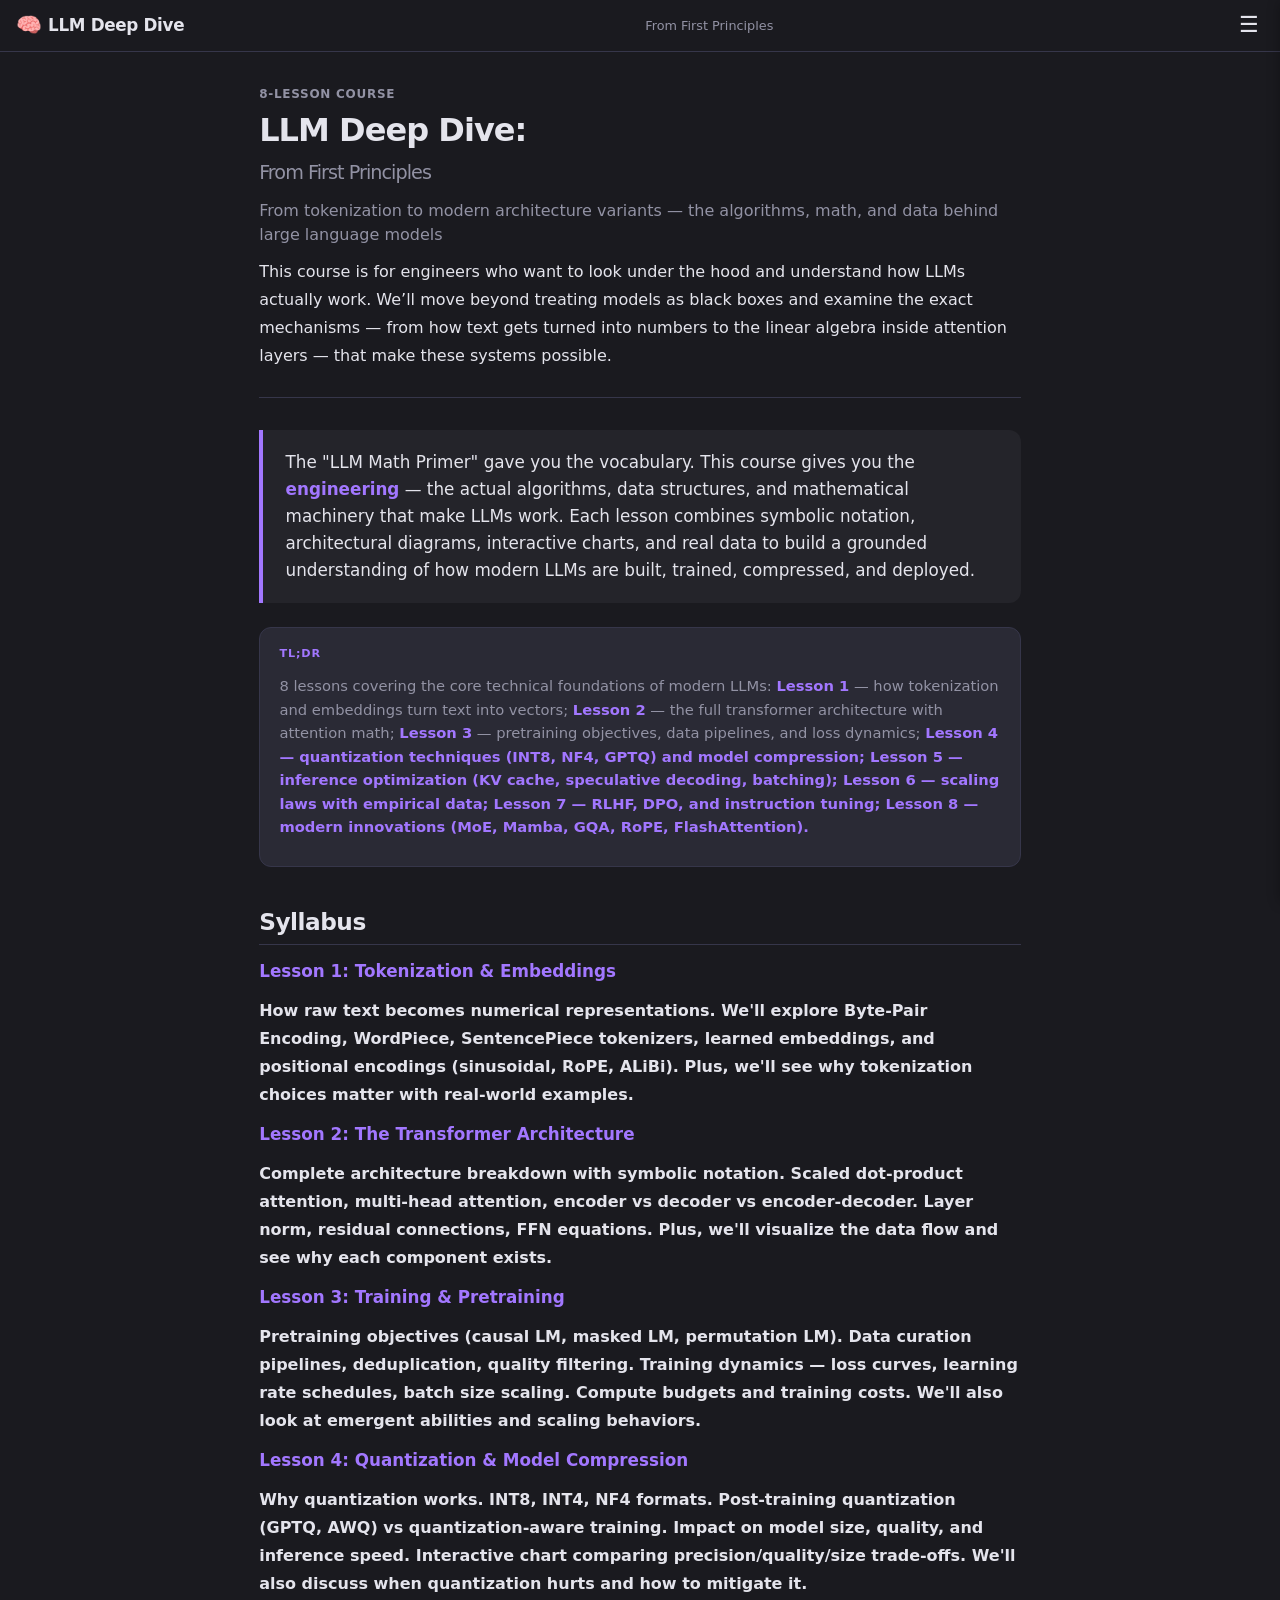
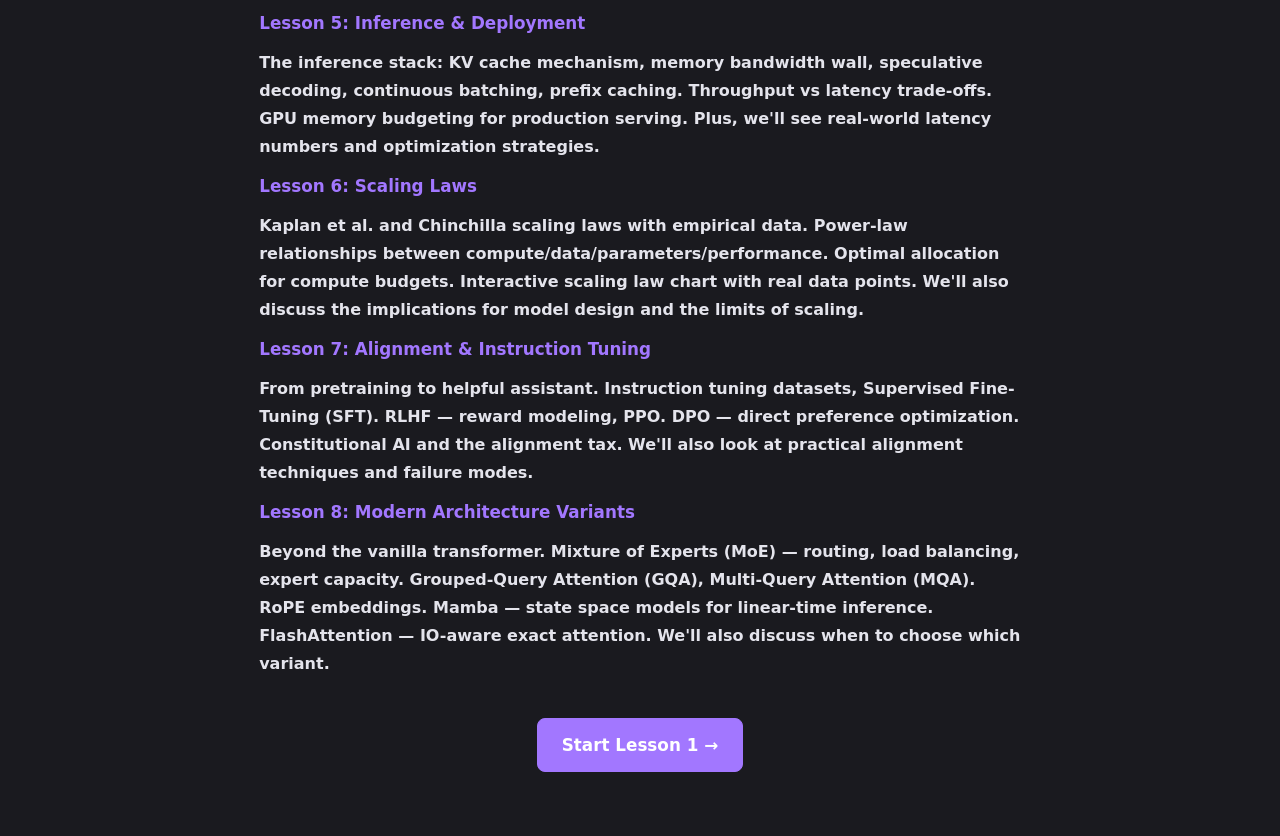
<file: index.html>
<!DOCTYPE html>
<html lang="en">
<head>
<meta charset="UTF-8">
<meta name="viewport" content="width=device-width, initial-scale=1.0">
<title>LLM Deep Dive: From First Principles</title>
<link rel="stylesheet" href="assets/style.css">
</head>
<body>

<nav class="top-nav">
  <a href="index.html" class="nav-brand"><span class="emoji">🧠</span> LLM Deep Dive</a>
  <span class="nav-lesson">From First Principles</span>
  <button class="menu-btn" aria-label="Lessons">☰</button>
</nav>

<div class="drawer-overlay"></div>
<aside class="lesson-drawer">
  <div class="drawer-header"><h3>Course Syllabus</h3><button class="drawer-close">✕</button></div>
  <ul class="lesson-list">
    <li><a href="index.html" class="active"><span class="lesson-num">🏠</span>Home</a></li>
    <li><a href="lesson1.html"><span class="lesson-num">01</span>Tokenization &amp; Embeddings <span class="lesson-check" data-lesson="1"></span></a></li>
    <li><a href="lesson2.html"><span class="lesson-num">02</span>The Transformer Architecture <span class="lesson-check" data-lesson="2"></span></a></li>
    <li><a href="lesson3.html"><span class="lesson-num">03</span>Training &amp; Pretraining <span class="lesson-check" data-lesson="3"></span></a></li>
    <li><a href="lesson4.html"><span class="lesson-num">04</span>Quantization &amp; Compression <span class="lesson-check" data-lesson="4"></span></a></li>
    <li><a href="lesson5.html"><span class="lesson-num">05</span>Inference &amp; Deployment <span class="lesson-check" data-lesson="5"></span></a></li>
    <li><a href="lesson6.html"><span class="lesson-num">06</span>Scaling Laws <span class="lesson-check" data-lesson="6"></span></a></li>
    <li><a href="lesson7.html"><span class="lesson-num">07</span>Alignment &amp; Instruction <span class="lesson-check" data-lesson="7"></span></a></li>
    <li><a href="lesson8.html"><span class="lesson-num">08</span>Modern Variants <span class="lesson-check" data-lesson="8"></span></a></li>
  </ul>
  <div class="progress-bar"><div class="progress-bar-fill" style="width:0%"></div></div>
</aside>

<main class="container">
  <header class="lesson-header">
    <div class="lesson-meta">8-Lesson Course</div>
    <h1>LLM Deep Dive:<br><span class="sub">From First Principles</span></h1>
    <p class="lesson-subtitle">From tokenization to modern architecture variants — the algorithms, math, and data behind large language models</p>
    <p class="course-description">This course is for engineers who want to look under the hood and understand how LLMs actually work. We’ll move beyond treating models as black boxes and examine the exact mechanisms — from how text gets turned into numbers to the linear algebra inside attention layers — that make these systems possible.</p>
  </header>

  <div class="story-hook">
    The "LLM Math Primer" gave you the vocabulary. This course gives you the <strong>engineering</strong> — the actual algorithms, data structures, and mathematical machinery that make LLMs work. Each lesson combines symbolic notation, architectural diagrams, interactive charts, and real data to build a grounded understanding of how modern LLMs are built, trained, compressed, and deployed.
  </div>

  <div class="tldr">
    <div class="tldr-label">TL;DR</div>
    <p>8 lessons covering the core technical foundations of modern LLMs: <strong>Lesson 1</strong> — how tokenization and embeddings turn text into vectors; <strong>Lesson 2</strong> — the full transformer architecture with attention math; <strong>Lesson 3</strong> — pretraining objectives, data pipelines, and loss dynamics; <strong>Lesson 4</span> — quantization techniques (INT8, NF4, GPTQ) and model compression; <strong>Lesson 5</strong> — inference optimization (KV cache, speculative decoding, batching); <strong>Lesson 6</strong> — scaling laws with empirical data; <strong>Lesson 7</strong> — RLHF, DPO, and instruction tuning; <strong>Lesson 8</strong> — modern innovations (MoE, Mamba, GQA, RoPE, FlashAttention).</p>
  </div>

  <h2>Syllabus</h2>

  <div class="section-card">
    <div class="section-card-header"><h3 style="margin:0;font-size:1.05rem;color:var(--accent)">Lesson 1: Tokenization &amp; Embeddings</h3></div>
    <div class="section-card-body">
      <p>How raw text becomes numerical representations. We'll explore Byte-Pair Encoding, WordPiece, SentencePiece tokenizers, learned embeddings, and positional encodings (sinusoidal, RoPE, ALiBi). Plus, we'll see why tokenization choices matter with real-world examples.</p>
    </div>
  </div>

  <div class="section-card">
    <div class="section-card-header"><h3 style="margin:0;font-size:1.05rem;color:var(--accent)">Lesson 2: The Transformer Architecture</h3></div>
    <div class="section-card-body">
      <p>Complete architecture breakdown with symbolic notation. Scaled dot-product attention, multi-head attention, encoder vs decoder vs encoder-decoder. Layer norm, residual connections, FFN equations. Plus, we'll visualize the data flow and see why each component exists.</p>
    </div>
  </div>

  <div class="section-card">
    <div class="section-card-header"><h3 style="margin:0;font-size:1.05rem;color:var(--accent)">Lesson 3: Training &amp; Pretraining</h3></div>
    <div class="section-card-body">
      <p>Pretraining objectives (causal LM, masked LM, permutation LM). Data curation pipelines, deduplication, quality filtering. Training dynamics — loss curves, learning rate schedules, batch size scaling. Compute budgets and training costs. We'll also look at emergent abilities and scaling behaviors.</p>
    </div>
  </div>

  <div class="section-card">
    <div class="section-card-header"><h3 style="margin:0;font-size:1.05rem;color:var(--accent)">Lesson 4: Quantization &amp; Model Compression</h3></div>
    <div class="section-card-body">
      <p>Why quantization works. INT8, INT4, NF4 formats. Post-training quantization (GPTQ, AWQ) vs quantization-aware training. Impact on model size, quality, and inference speed. Interactive chart comparing precision/quality/size trade-offs. We'll also discuss when quantization hurts and how to mitigate it.</p>
    </div>
  </div>

  <div class="section-card">
    <div class="section-card-header"><h3 style="margin:0;font-size:1.05rem;color:var(--accent)">Lesson 5: Inference &amp; Deployment</h3></div>
    <div class="section-card-body">
      <p>The inference stack: KV cache mechanism, memory bandwidth wall, speculative decoding, continuous batching, prefix caching. Throughput vs latency trade-offs. GPU memory budgeting for production serving. Plus, we'll see real-world latency numbers and optimization strategies.</p>
    </div>
  </div>

  <div class="section-card">
    <div class="section-card-header"><h3 style="margin:0;font-size:1.05rem;color:var(--accent)">Lesson 6: Scaling Laws</h3></div>
    <div class="section-card-body">
      <p>Kaplan et al. and Chinchilla scaling laws with empirical data. Power-law relationships between compute/data/parameters/performance. Optimal allocation for compute budgets. Interactive scaling law chart with real data points. We'll also discuss the implications for model design and the limits of scaling.</p>
    </div>
  </div>

  <div class="section-card">
    <div class="section-card-header"><h3 style="margin:0;font-size:1.05rem;color:var(--accent)">Lesson 7: Alignment &amp; Instruction Tuning</h3></div>
    <div class="section-card-body">
      <p>From pretraining to helpful assistant. Instruction tuning datasets, Supervised Fine-Tuning (SFT). RLHF — reward modeling, PPO. DPO — direct preference optimization. Constitutional AI and the alignment tax. We'll also look at practical alignment techniques and failure modes.</p>
    </div>
  </div>

  <div class="section-card">
    <div class="section-card-header"><h3 style="margin:0;font-size:1.05rem;color:var(--accent)">Lesson 8: Modern Architecture Variants</h3></div>
    <div class="section-card-body">
      <p>Beyond the vanilla transformer. Mixture of Experts (MoE) — routing, load balancing, expert capacity. Grouped-Query Attention (GQA), Multi-Query Attention (MQA). RoPE embeddings. Mamba — state space models for linear-time inference. FlashAttention — IO-aware exact attention. We'll also discuss when to choose which variant.</p>
    </div>
  </div>

  <div style="text-align:center;margin-top:2.5rem;">
    <a href="lesson1.html" class="nav-btn next" style="display:inline-flex;font-size:1.05rem;padding:0.75rem 1.5rem;">
      Start Lesson 1 →
    </a>
  </div>
</main>

<script src="assets/nav.js"></script>
</body>
</html>
</file>
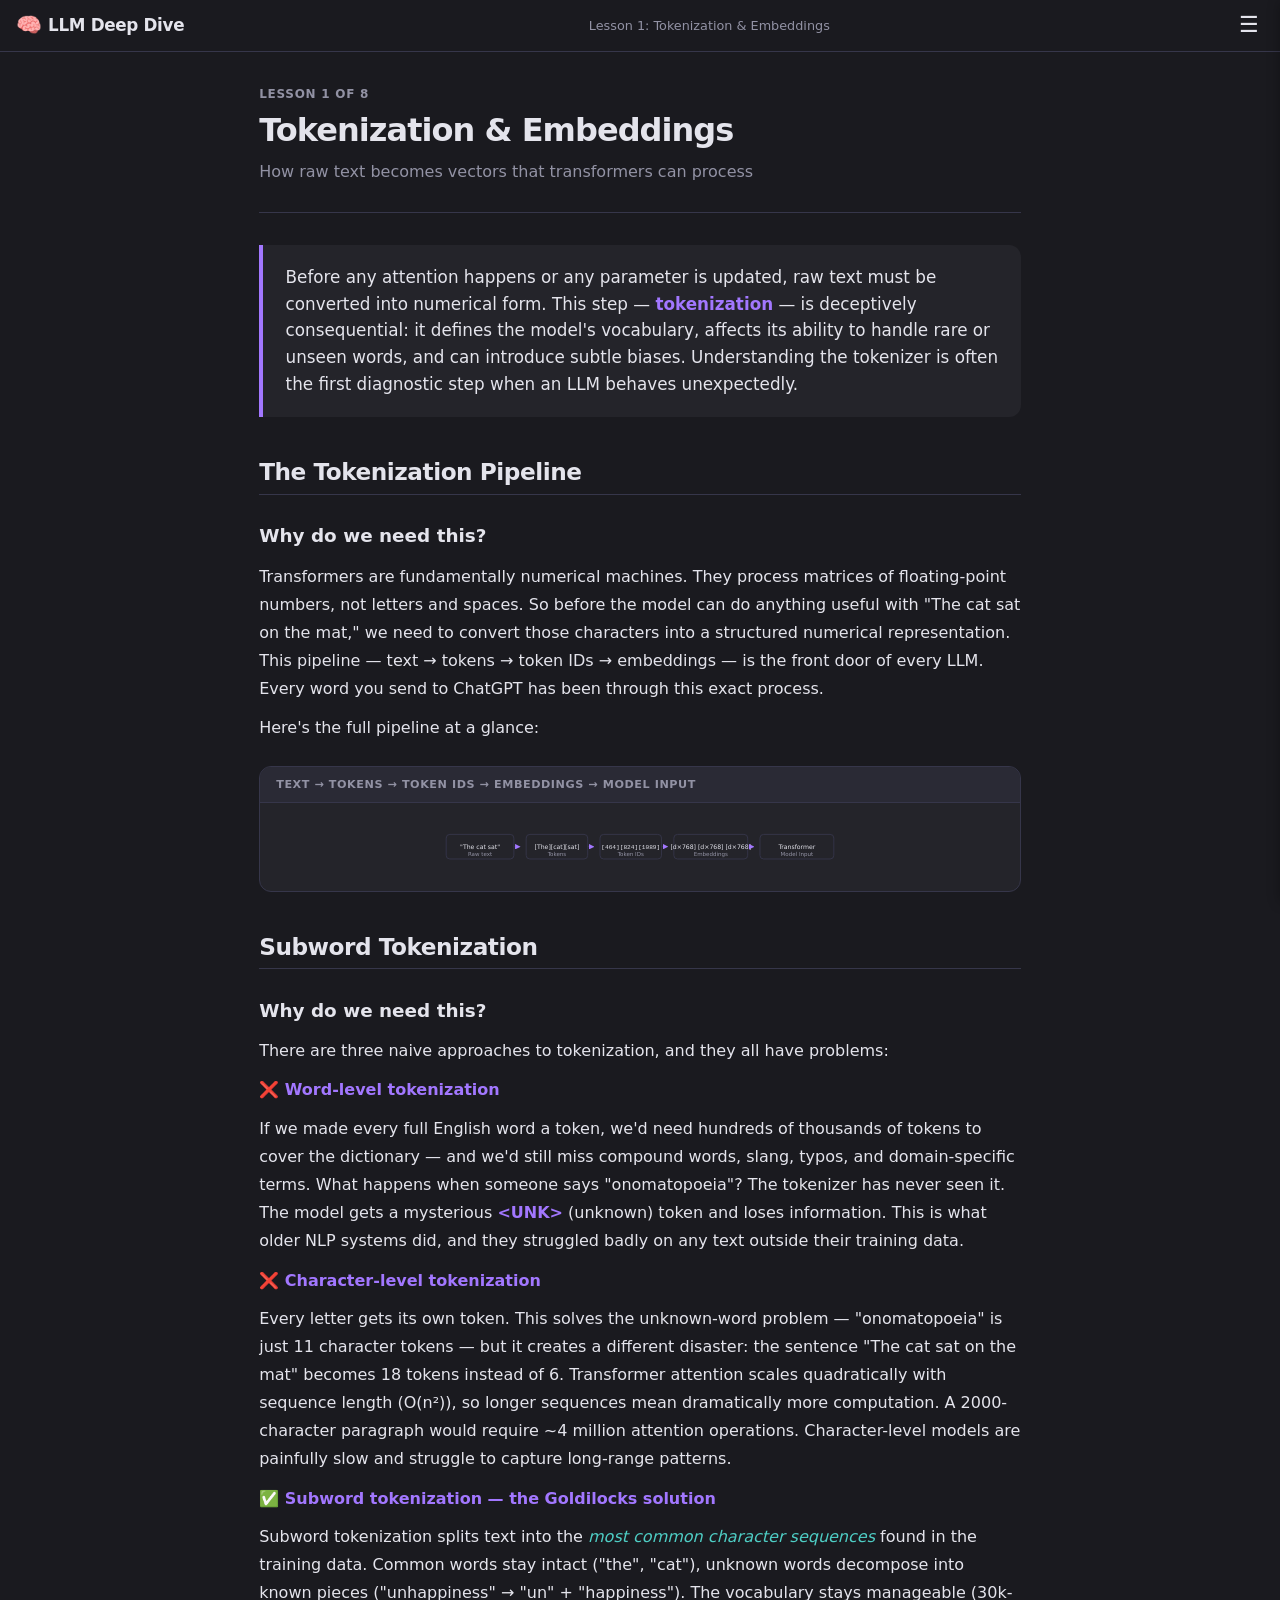
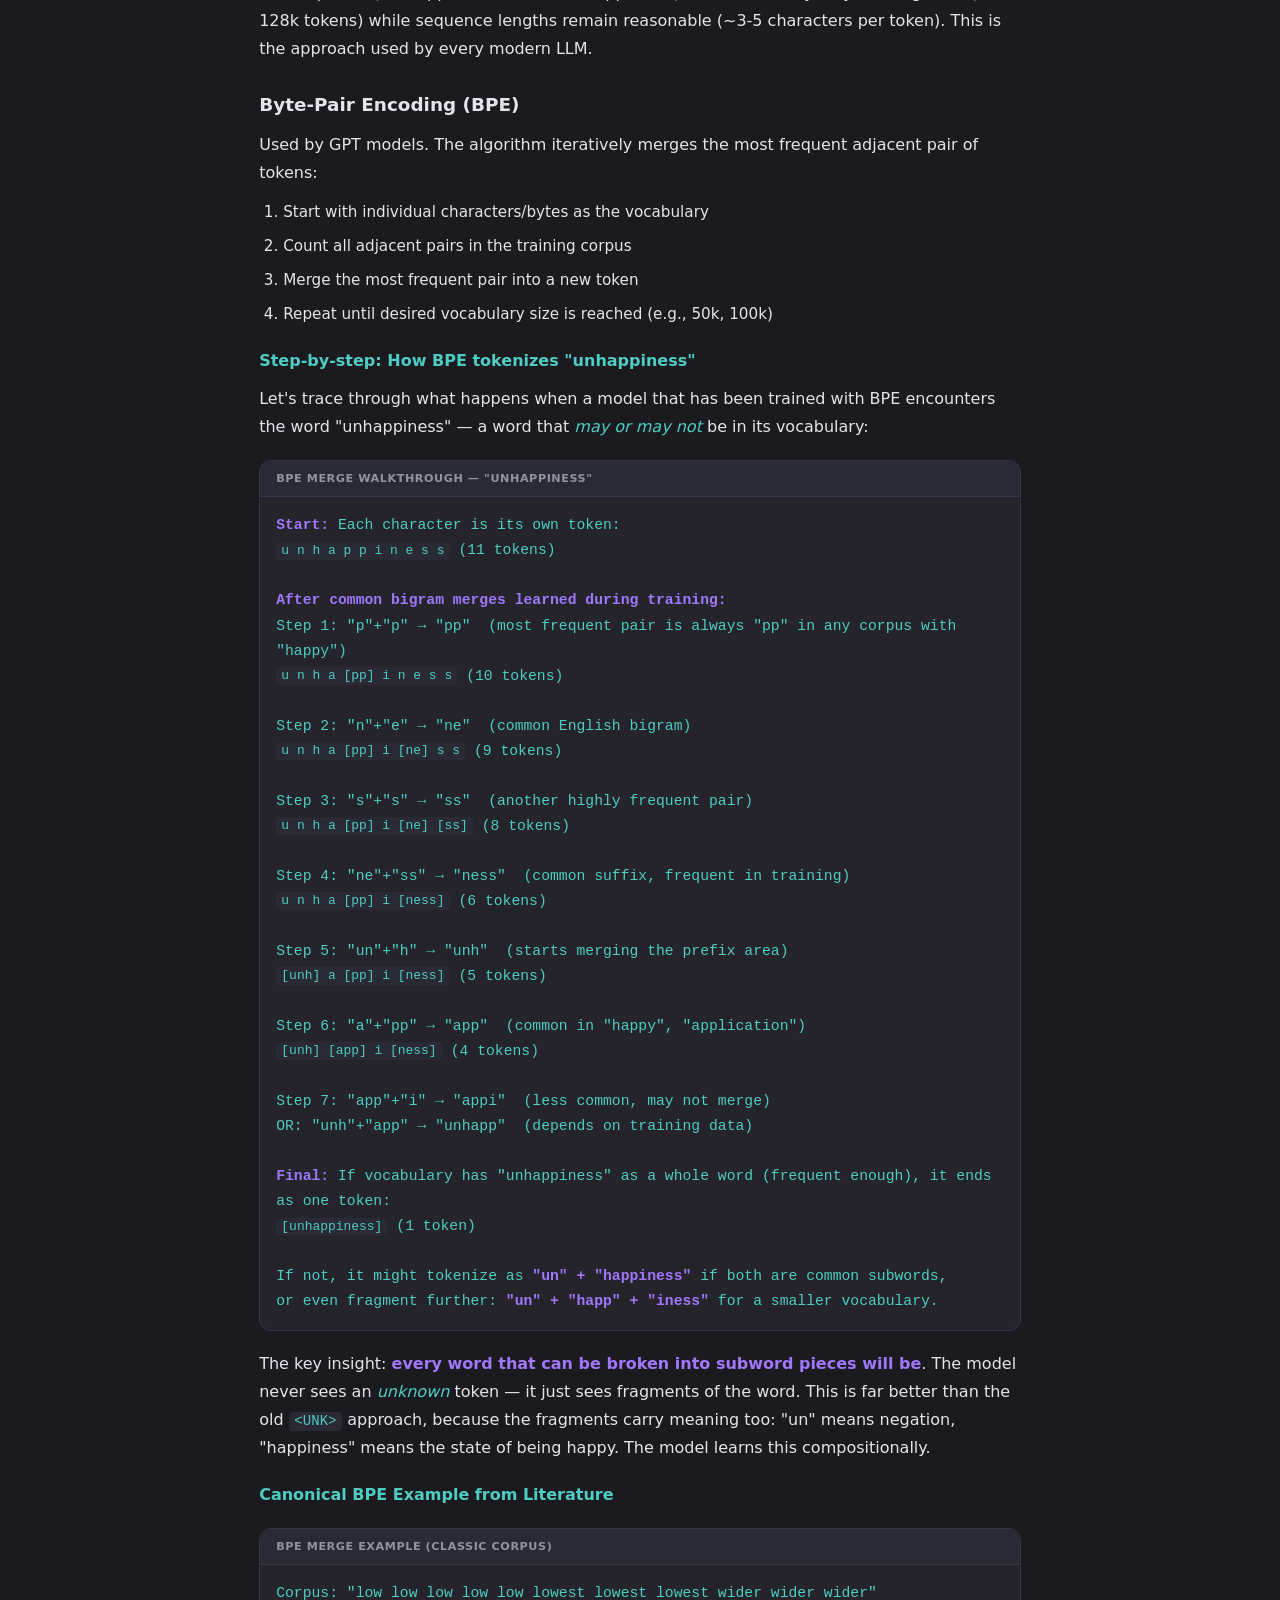
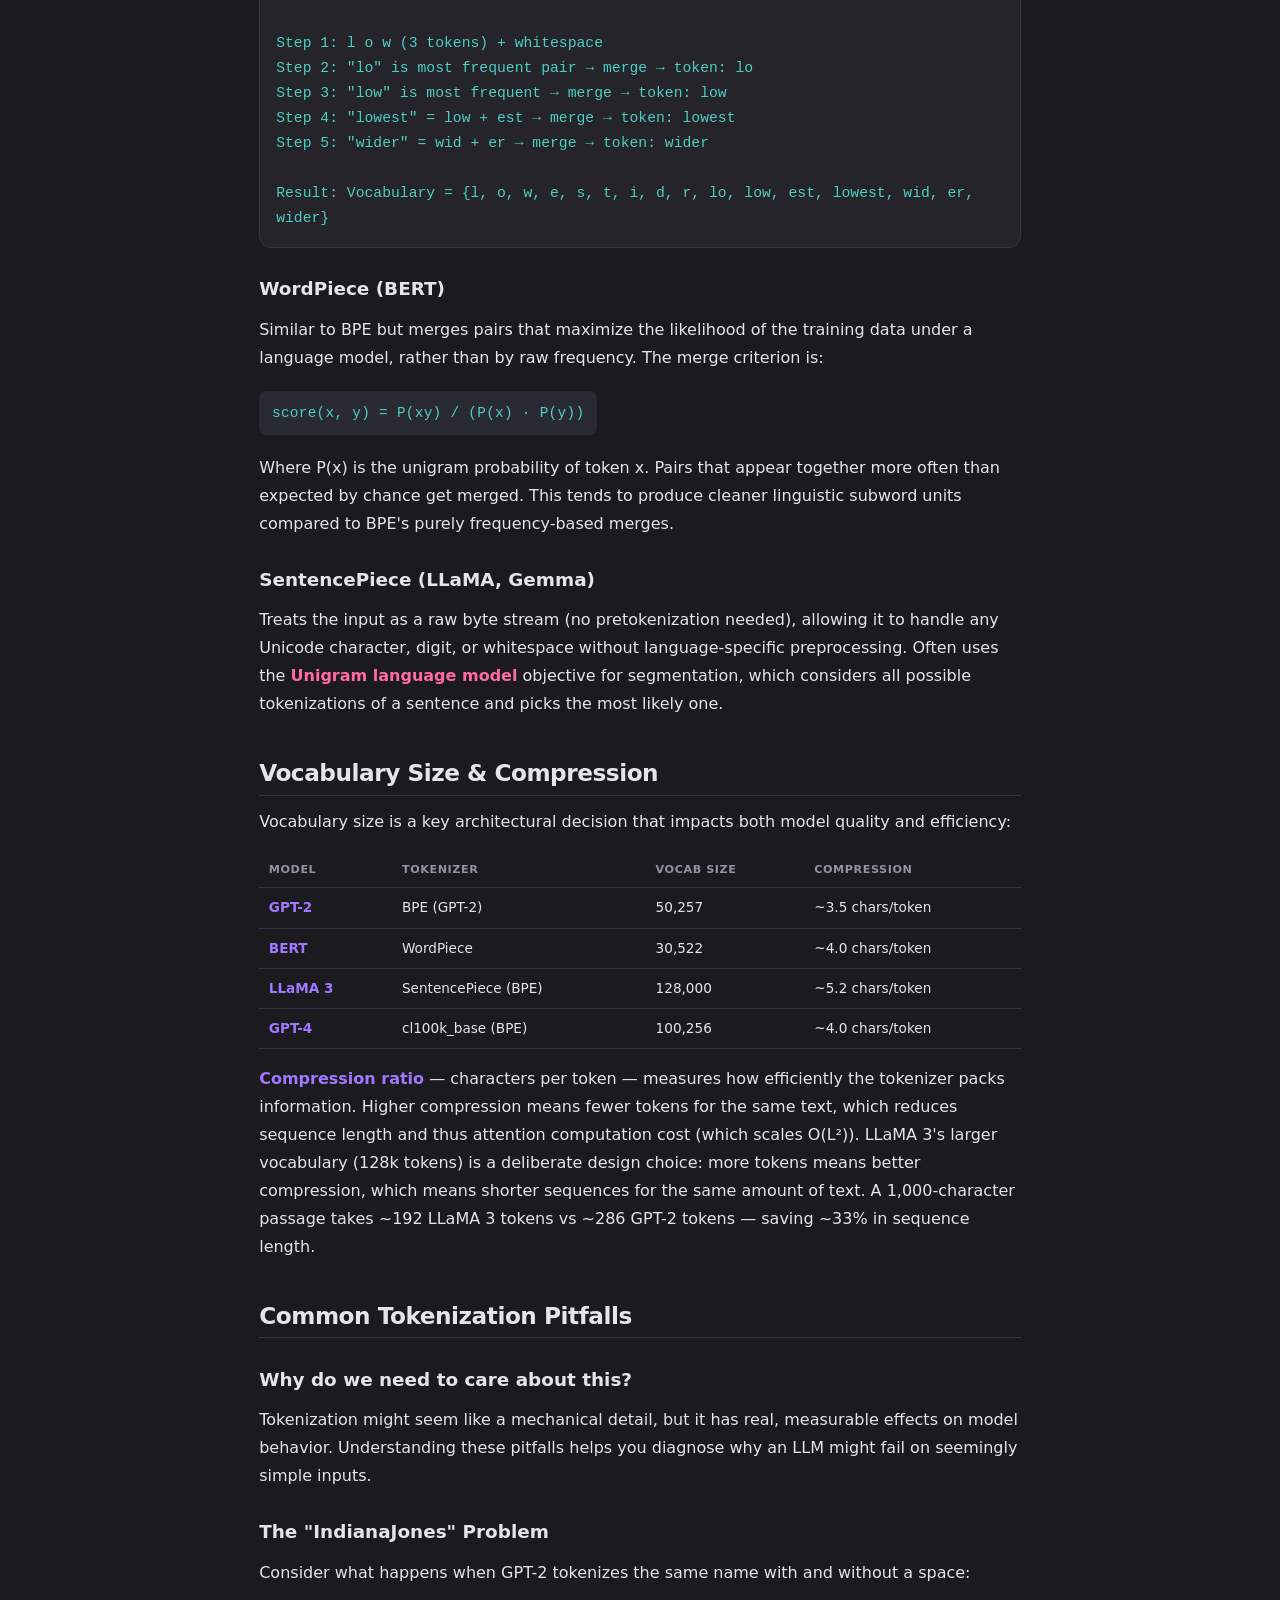
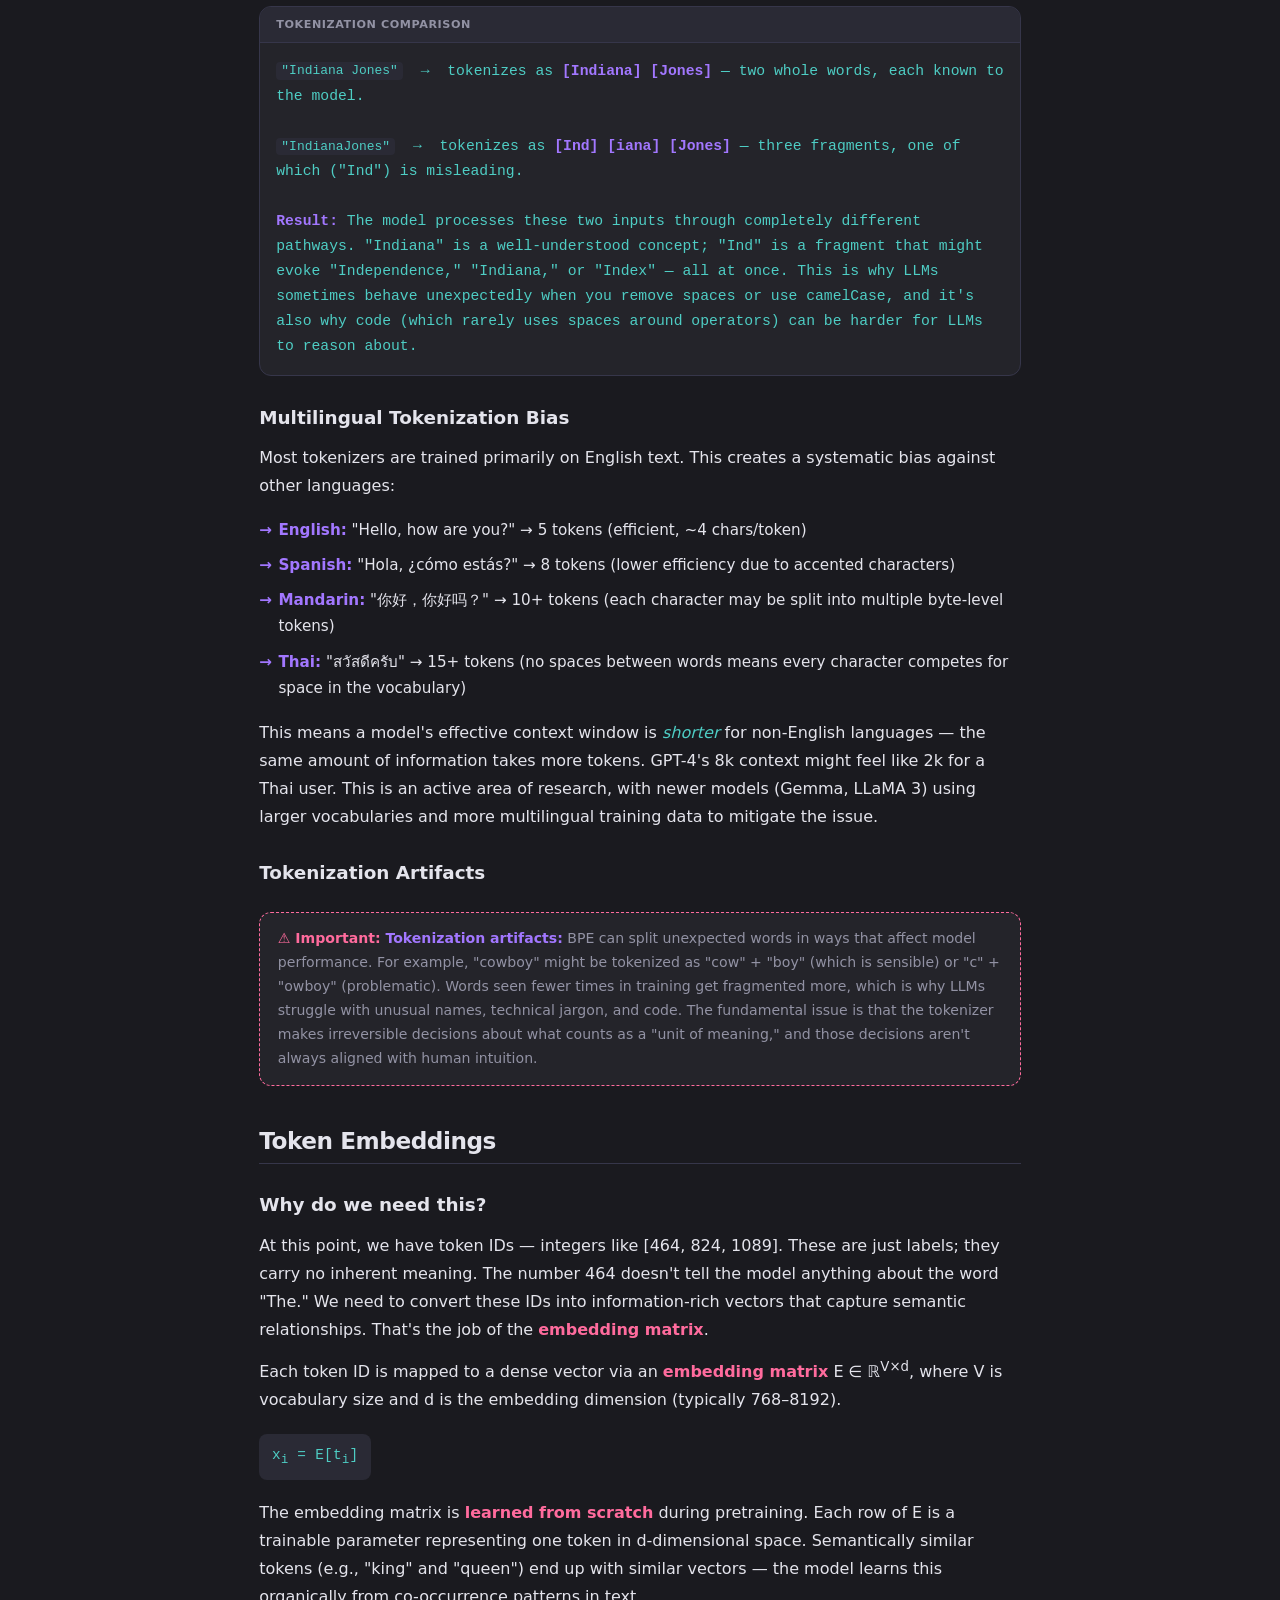
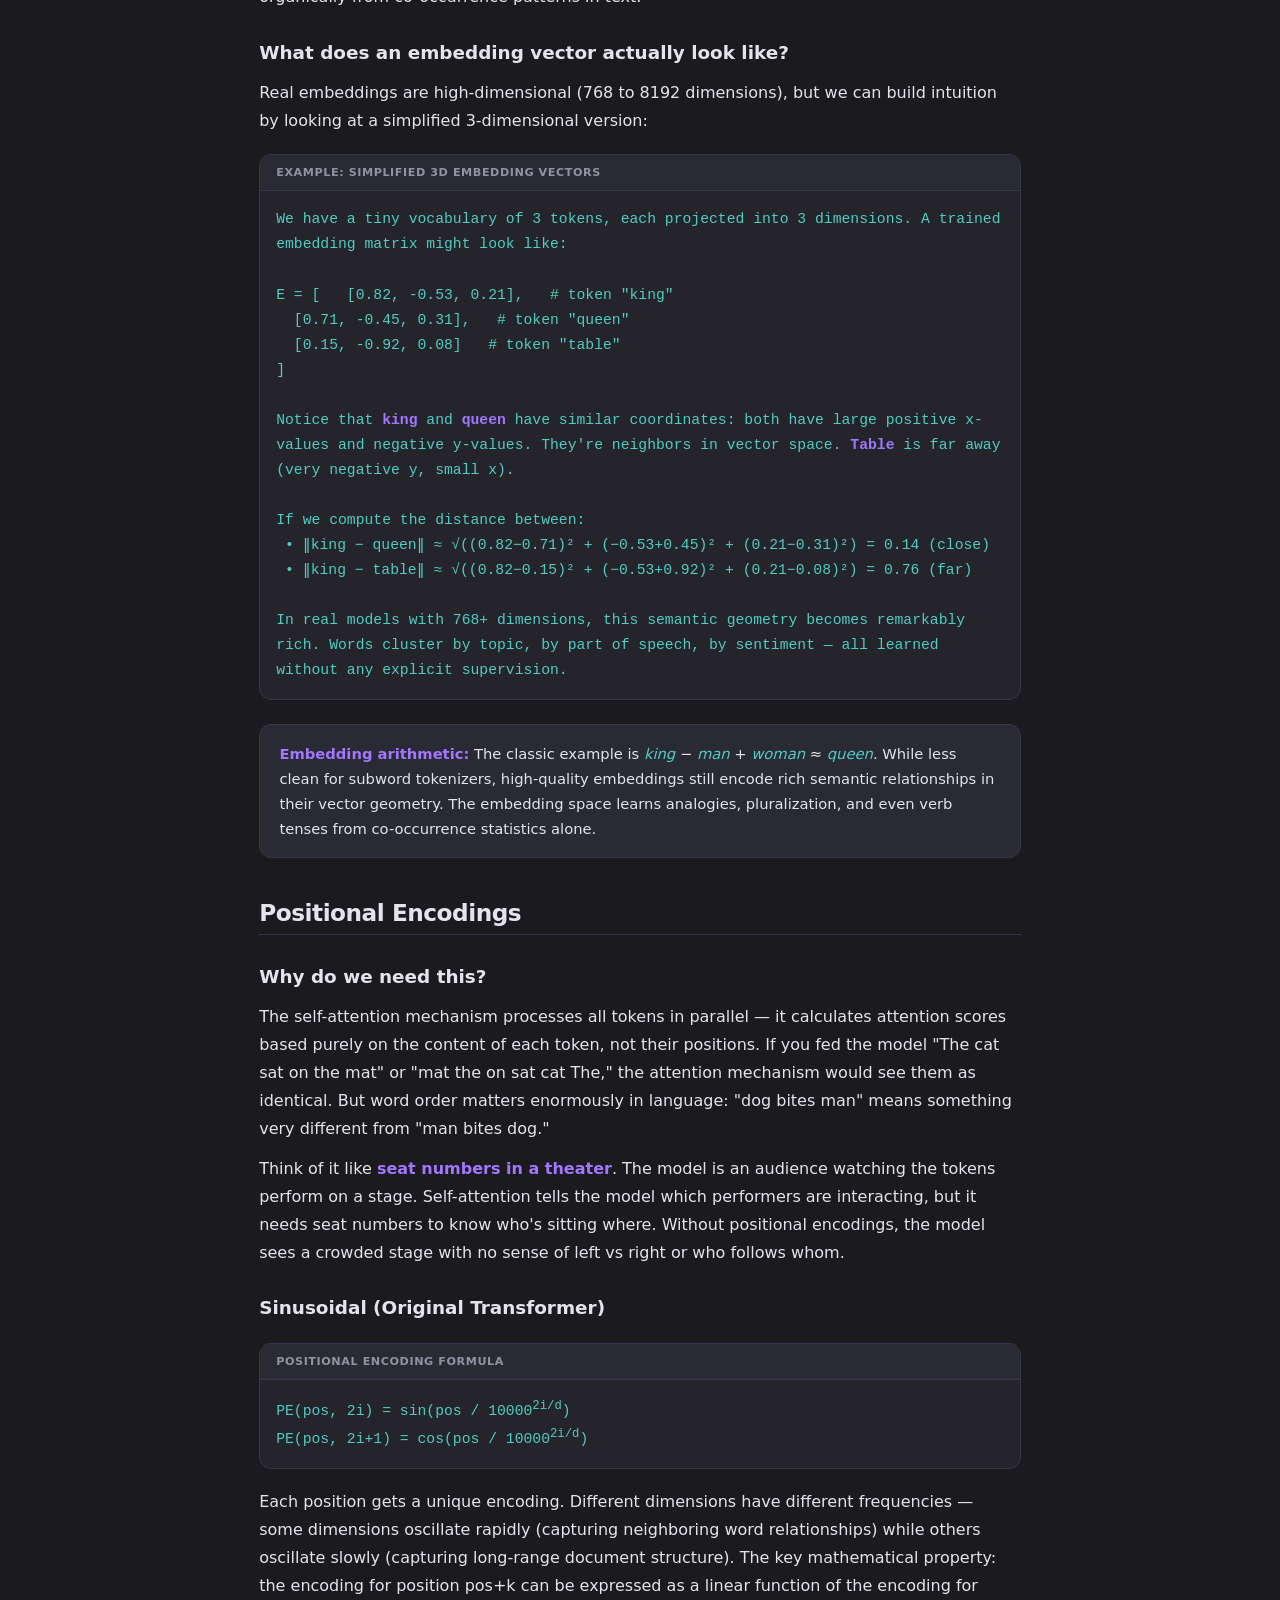
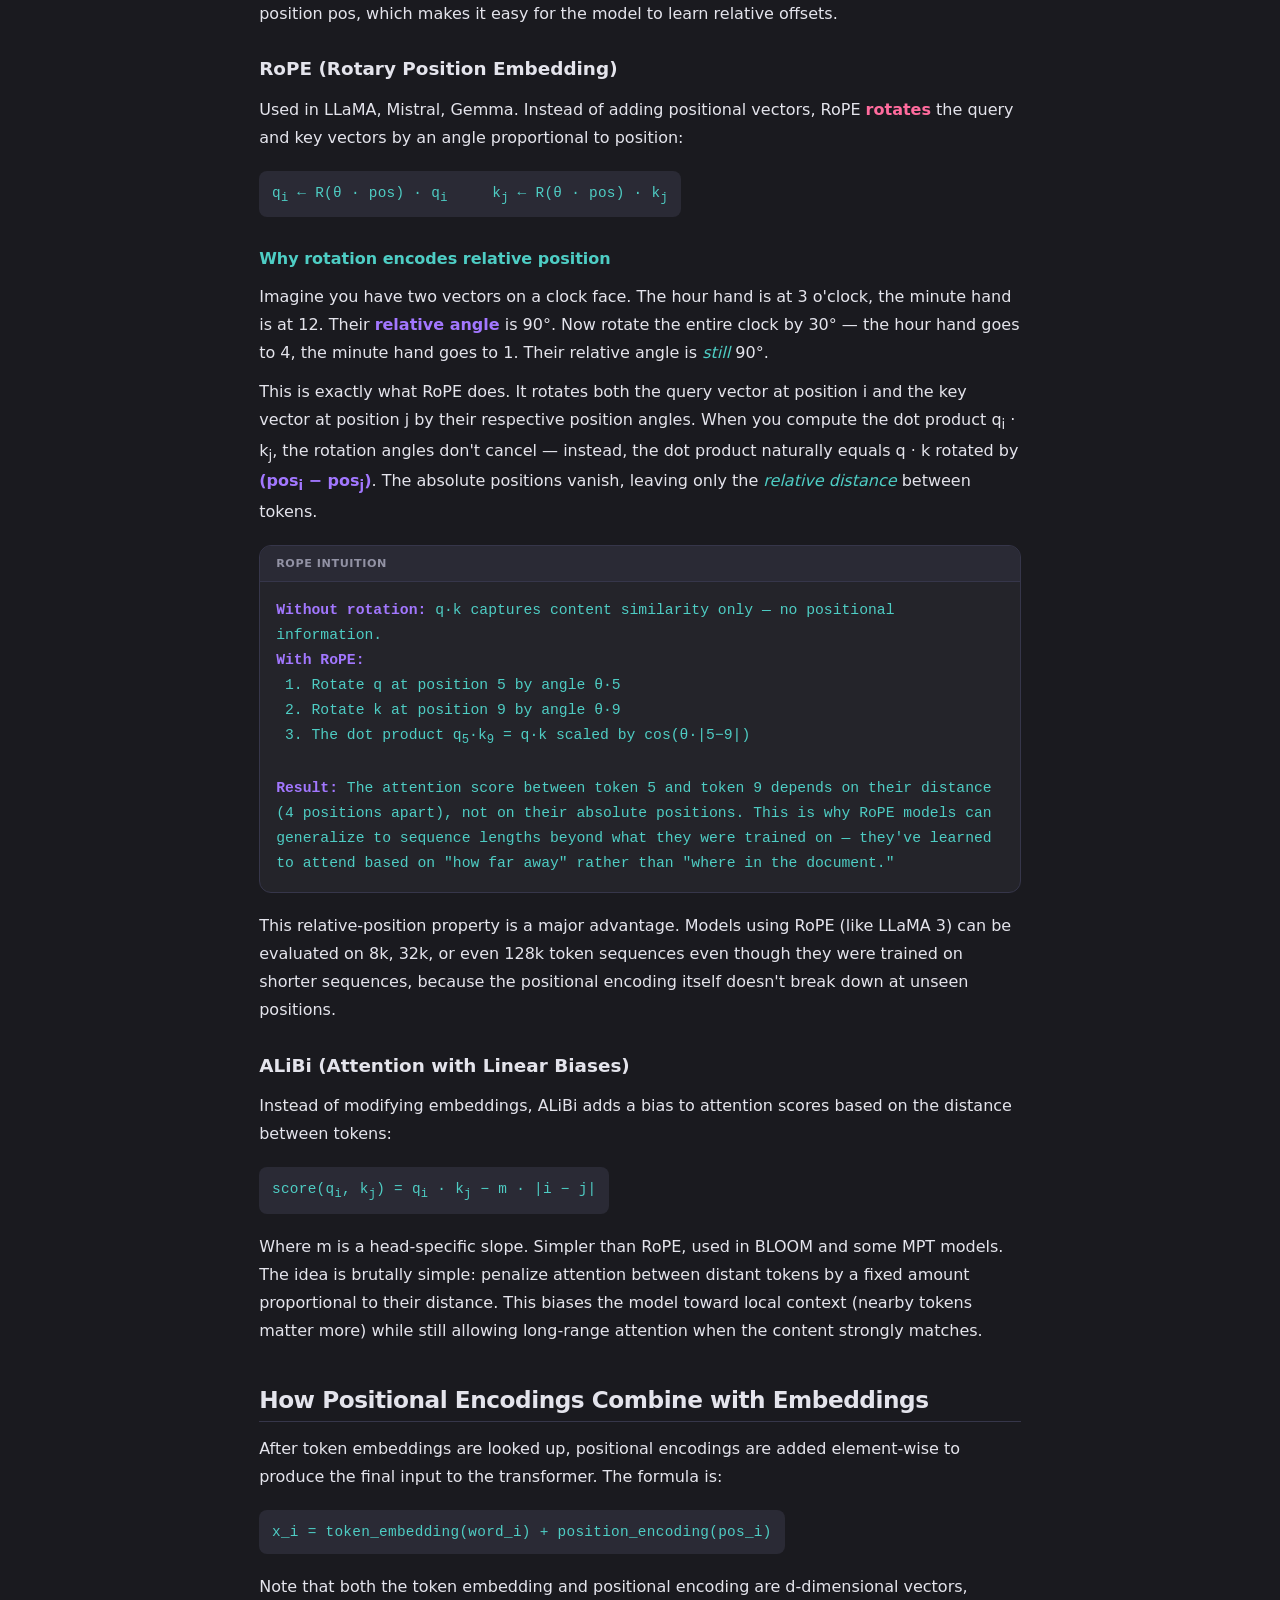
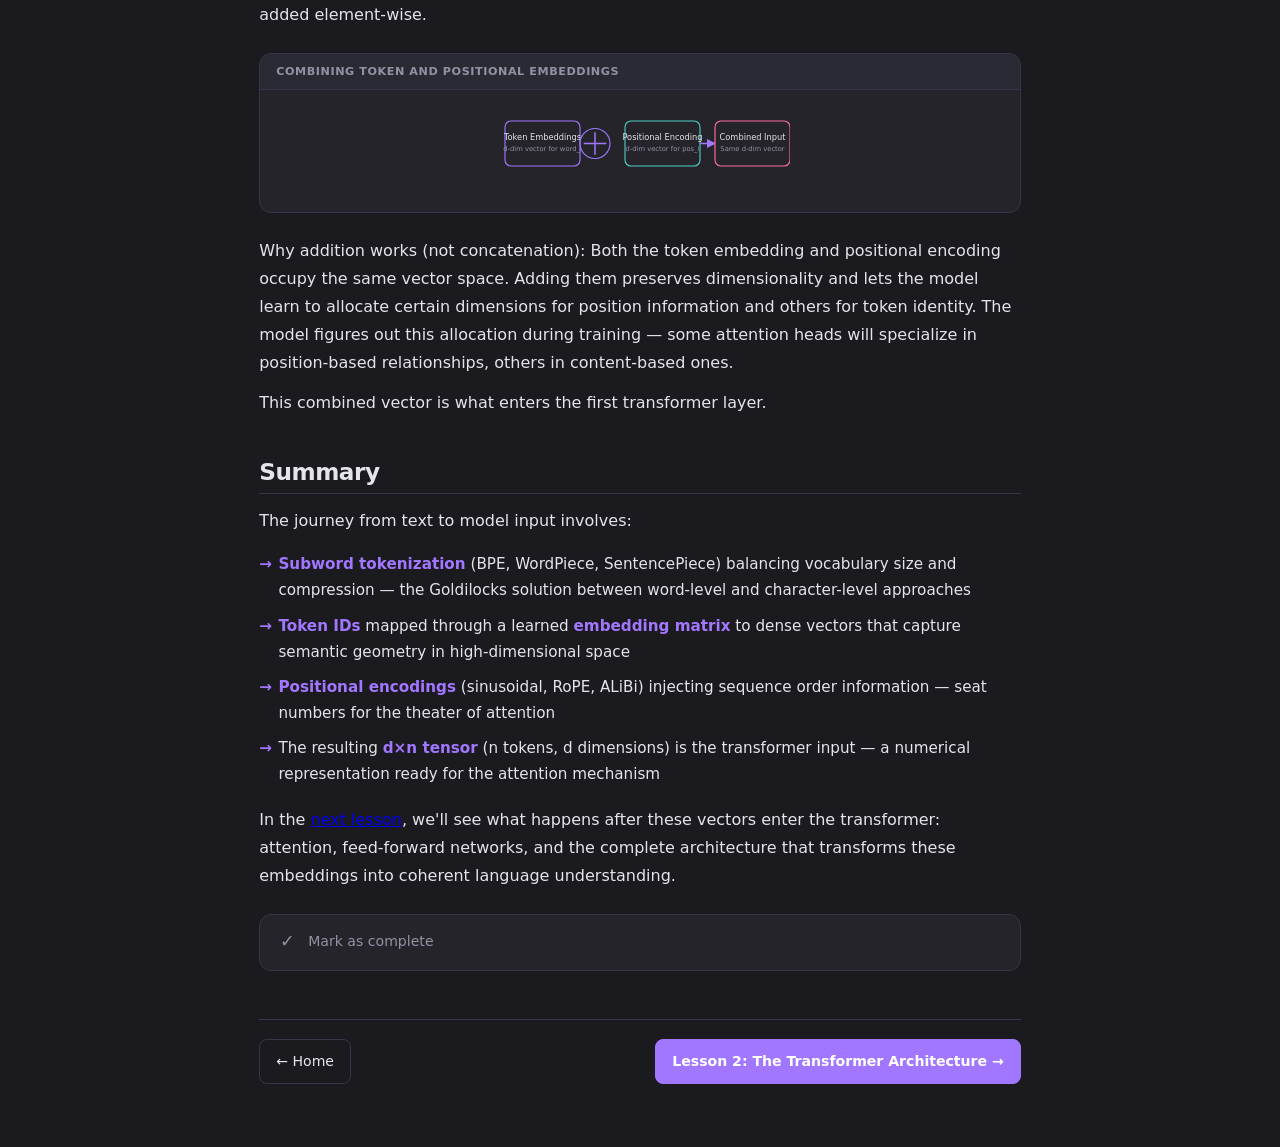
<file: lesson1.html>
<!DOCTYPE html>
<html lang="en">
<head>
<meta charset="UTF-8">
<meta name="viewport" content="width=device-width, initial-scale=1.0">
<title>Lesson 1: Tokenization &amp; Embeddings — LLM Deep Dive</title>
<link rel="stylesheet" href="assets/style.css">
</head>
<body data-lesson="1">

<nav class="top-nav">
  <a href="index.html" class="nav-brand"><span class="emoji">🧠</span> LLM Deep Dive</a>
  <span class="nav-lesson">Lesson 1: Tokenization &amp; Embeddings</span>
  <button class="menu-btn" aria-label="Lessons">☰</button>
</nav>

<div class="drawer-overlay"></div>
<aside class="lesson-drawer">
  <div class="drawer-header"><h3>Course Syllabus</h3><button class="drawer-close">✕</button></div>
  <ul class="lesson-list">
    <li><a href="index.html"><span class="lesson-num">🏠</span>Home</a></li>
    <li><a href="lesson1.html" class="active"><span class="lesson-num">01</span>Tokenization &amp; Embeddings <span class="lesson-check" data-lesson="1"></span></a></li>
    <li><a href="lesson2.html"><span class="lesson-num">02</span>The Transformer Architecture <span class="lesson-check" data-lesson="2"></span></a></li>
    <li><a href="lesson3.html"><span class="lesson-num">03</span>Training &amp; Pretraining <span class="lesson-check" data-lesson="3"></span></a></li>
    <li><a href="lesson4.html"><span class="lesson-num">04</span>Quantization &amp; Compression <span class="lesson-check" data-lesson="4"></span></a></li>
    <li><a href="lesson5.html"><span class="lesson-num">05</span>Inference &amp; Deployment <span class="lesson-check" data-lesson="5"></span></a></li>
    <li><a href="lesson6.html"><span class="lesson-num">06</span>Scaling Laws <span class="lesson-check" data-lesson="6"></span></a></li>
    <li><a href="lesson7.html"><span class="lesson-num">07</span>Alignment &amp; Instruction <span class="lesson-check" data-lesson="7"></span></a></li>
    <li><a href="lesson8.html"><span class="lesson-num">08</span>Modern Variants <span class="lesson-check" data-lesson="8"></span></a></li>
  </ul>
  <div class="progress-bar"><div class="progress-bar-fill" style="width:0%"></div></div>
</aside>

<main class="container">
  <header class="lesson-header">
    <div class="lesson-meta">Lesson 1 of 8</div>
    <h1>Tokenization &amp; Embeddings</h1>
    <p class="lesson-subtitle">How raw text becomes vectors that transformers can process</p>
  </header>

  <div class="story-hook">
    Before any attention happens or any parameter is updated, raw text must be converted into numerical form. This step — <strong>tokenization</strong> — is deceptively consequential: it defines the model's vocabulary, affects its ability to handle rare or unseen words, and can introduce subtle biases. Understanding the tokenizer is often the first diagnostic step when an LLM behaves unexpectedly.
  </div>

  <h2 id="tokenization">The Tokenization Pipeline</h2>

  <h3>Why do we need this?</h3>
  <p>Transformers are fundamentally numerical machines. They process matrices of floating-point numbers, not letters and spaces. So before the model can do anything useful with "The cat sat on the mat," we need to convert those characters into a structured numerical representation. This pipeline — text → tokens → token IDs → embeddings — is the front door of every LLM. Every word you send to ChatGPT has been through this exact process.</p>

  <p>Here's the full pipeline at a glance:</p>

  <div class="diagram">
    <div class="diagram-header">Text → Tokens → Token IDs → Embeddings → Model Input</div>
    <div class="diagram-body">
      <svg viewBox="0 0 650 90" style="width:100%;max-width:400px;height:auto;">
        <defs>
          <marker id="arrow" viewBox="0 0 10 10" refX="9" refY="5" markerWidth="6" markerHeight="6" orient="auto">
            <path d="M0,0 L10,5 L0,10 Z" fill="var(--accent)"/>
          </marker>
        </defs>
        <rect x="10" y="25" width="110" height="40" rx="6" fill="var(--bg-card)" stroke="var(--border)" stroke-width="1.5"/>
        <text x="65" y="48" fill="var(--text)" font-size="10" text-anchor="middle" font-family="system-ui">"The cat sat"</text>
        <text x="65" y="60" fill="var(--text-muted)" font-size="9" text-anchor="middle" font-family="system-ui">Raw text</text>

        <line x1="120" y1="45" x2="130" y2="45" stroke="var(--border)" stroke-width="1.5" marker-end="url(#arrow)"/>

        <rect x="140" y="25" width="100" height="40" rx="6" fill="var(--bg-card)" stroke="var(--border)" stroke-width="1.5"/>
        <text x="190" y="48" fill="var(--text)" font-size="10" text-anchor="middle" font-family="system-ui">[The][cat][sat]</text>
        <text x="190" y="60" fill="var(--text-muted)" font-size="9" text-anchor="middle" font-family="system-ui">Tokens</text>

        <line x1="240" y1="45" x2="250" y2="45" stroke="var(--border)" stroke-width="1.5" marker-end="url(#arrow)"/>

        <rect x="260" y="25" width="100" height="40" rx="6" fill="var(--bg-card)" stroke="var(--border)" stroke-width="1.5"/>
        <text x="310" y="48" fill="var(--text)" font-size="10" text-anchor="middle" font-family="var(--font-mono)">[464][824][1089]</text>
        <text x="310" y="60" fill="var(--text-muted)" font-size="9" text-anchor="middle" font-family="system-ui">Token IDs</text>

        <line x1="360" y1="45" x2="370" y2="45" stroke="var(--border)" stroke-width="1.5" marker-end="url(#arrow)"/>

        <rect x="380" y="25" width="120" height="40" rx="6" fill="var(--bg-card)" stroke="var(--border)" stroke-width="1.5"/>
        <text x="440" y="48" fill="var(--text)" font-size="10" text-anchor="middle" font-family="system-ui">[d×768] [d×768] [d×768]</text>
        <text x="440" y="60" fill="var(--text-muted)" font-size="9" text-anchor="middle" font-family="system-ui">Embeddings</text>

        <line x1="500" y1="45" x2="510" y2="45" stroke="var(--border)" stroke-width="1.5" marker-end="url(#arrow)"/>

        <rect x="520" y="25" width="120" height="40" rx="6" fill="var(--bg-card)" stroke="var(--border)" stroke-width="1.5"/>
        <text x="580" y="48" fill="var(--text)" font-size="10" text-anchor="middle" font-family="system-ui">Transformer</text>
        <text x="580" y="60" fill="var(--text-muted)" font-size="9" text-anchor="middle" font-family="system-ui">Model Input</text>
      </svg>
    </div>
  </div>

  <h2 id="subword" style="clear:both;">Subword Tokenization</h2>

  <h3>Why do we need this?</h3>
  <p>There are three naive approaches to tokenization, and they all have problems:</p>

  <div class="section-card" style="margin-bottom:0.75rem;">
    <div class="section-card-header"><strong>❌ Word-level tokenization</strong></div>
    <div class="section-card-body">
      <p>If we made every full English word a token, we'd need hundreds of thousands of tokens to cover the dictionary — and we'd still miss compound words, slang, typos, and domain-specific terms. What happens when someone says "onomatopoeia"? The tokenizer has never seen it. The model gets a mysterious <strong>&lt;UNK&gt;</strong> (unknown) token and loses information. This is what older NLP systems did, and they struggled badly on any text outside their training data.</p>
    </div>
  </div>

  <div class="section-card" style="margin-bottom:0.75rem;">
    <div class="section-card-header"><strong>❌ Character-level tokenization</strong></div>
    <div class="section-card-body">
      <p>Every letter gets its own token. This solves the unknown-word problem — "onomatopoeia" is just 11 character tokens — but it creates a different disaster: the sentence "The cat sat on the mat" becomes 18 tokens instead of 6. Transformer attention scales quadratically with sequence length (O(n²)), so longer sequences mean dramatically more computation. A 2000-character paragraph would require ~4 million attention operations. Character-level models are painfully slow and struggle to capture long-range patterns.</p>
    </div>
  </div>

  <div class="section-card" style="margin-bottom:0.75rem;">
    <div class="section-card-header"><strong>✅ Subword tokenization — the Goldilocks solution</strong></div>
    <div class="section-card-body">
      <p>Subword tokenization splits text into the <em>most common character sequences</em> found in the training data. Common words stay intact ("the", "cat"), unknown words decompose into known pieces ("unhappiness" → "un" + "happiness"). The vocabulary stays manageable (30k-128k tokens) while sequence lengths remain reasonable (~3-5 characters per token). This is the approach used by every modern LLM.</p>
    </div>
  </div>

  <h3>Byte-Pair Encoding (BPE)</h3>
  <p>Used by GPT models. The algorithm iteratively merges the most frequent adjacent pair of tokens:</p>

  <ol class="num-list">
    <li>Start with individual characters/bytes as the vocabulary</li>
    <li>Count all adjacent pairs in the training corpus</li>
    <li>Merge the most frequent pair into a new token</li>
    <li>Repeat until desired vocabulary size is reached (e.g., 50k, 100k)</li>
  </ol>

  <h4>Step-by-step: How BPE tokenizes "unhappiness"</h4>
  <p>Let's trace through what happens when a model that has been trained with BPE encounters the word "unhappiness" — a word that <em>may or may not</em> be in its vocabulary:</p>

  <div class="math-block">
    <div class="math-block-header">BPE Merge Walkthrough — "unhappiness"</div>
    <div class="math-block-body">
      <strong>Start:</strong> Each character is its own token:<br>
      <code>u n h a p p i n e s s</code> (11 tokens)<br><br>

      <strong>After common bigram merges learned during training:</strong><br>
      Step 1: "p"+"p" → "pp" &nbsp;(most frequent pair is always "pp" in any corpus with "happy")<br>
      <code>u n h a [pp] i n e s s</code> (10 tokens)<br><br>

      Step 2: "n"+"e" → "ne" &nbsp;(common English bigram)<br>
      <code>u n h a [pp] i [ne] s s</code> (9 tokens)<br><br>

      Step 3: "s"+"s" → "ss" &nbsp;(another highly frequent pair)<br>
      <code>u n h a [pp] i [ne] [ss]</code> (8 tokens)<br><br>

      Step 4: "ne"+"ss" → "ness" &nbsp;(common suffix, frequent in training)<br>
      <code>u n h a [pp] i [ness]</code> (6 tokens)<br><br>

      Step 5: "un"+"h" → "unh" &nbsp;(starts merging the prefix area)<br>
      <code>[unh] a [pp] i [ness]</code> (5 tokens)<br><br>

      Step 6: "a"+"pp" → "app" &nbsp;(common in "happy", "application")<br>
      <code>[unh] [app] i [ness]</code> (4 tokens)<br><br>

      Step 7: "app"+"i" → "appi" &nbsp;(less common, may not merge)<br>
      OR: "unh"+"app" → "unhapp" &nbsp;(depends on training data)<br><br>

      <strong>Final:</strong> If vocabulary has "unhappiness" as a whole word (frequent enough), it ends as one token:<br>
      <code>[unhappiness]</code> (1 token)<br><br>

      If not, it might tokenize as <strong>"un" + "happiness"</strong> if both are common subwords,<br>
      or even fragment further: <strong>"un" + "happ" + "iness"</strong> for a smaller vocabulary.
    </div>
  </div>

  <p>The key insight: <strong>every word that can be broken into subword pieces will be</strong>. The model never sees an <em>unknown</em> token — it just sees fragments of the word. This is far better than the old <code>&lt;UNK&gt;</code> approach, because the fragments carry meaning too: "un" means negation, "happiness" means the state of being happy. The model learns this compositionally.</p>

  <h4>Canonical BPE Example from Literature</h4>

  <div class="math-block">
    <div class="math-block-header">BPE Merge Example (Classic Corpus)</div>
    <div class="math-block-body">
      Corpus: "low low low low low lowest lowest lowest wider wider wider"<br><br>
      Step 1: l o w (3 tokens) + whitespace<br>
      Step 2: "lo" is most frequent pair → merge → token: lo<br>
      Step 3: "low" is most frequent → merge → token: low<br>
      Step 4: "lowest" = low + est → merge → token: lowest<br>
      Step 5: "wider" = wid + er → merge → token: wider<br><br>
      Result: Vocabulary = {l, o, w, e, s, t, i, d, r, lo, low, est, lowest, wid, er, wider}
    </div>
  </div>

  <h3>WordPiece (BERT)</h3>
  <p>Similar to BPE but merges pairs that maximize the likelihood of the training data under a language model, rather than by raw frequency. The merge criterion is:</p>

  <div class="formula">score(x, y) = P(xy) / (P(x) · P(y))</div>

  <p>Where P(x) is the unigram probability of token x. Pairs that appear together more often than expected by chance get merged. This tends to produce cleaner linguistic subword units compared to BPE's purely frequency-based merges.</p>

  <h3>SentencePiece (LLaMA, Gemma)</h3>
  <p>Treats the input as a raw byte stream (no pretokenization needed), allowing it to handle any Unicode character, digit, or whitespace without language-specific preprocessing. Often uses the <span class="key-term">Unigram language model</span> objective for segmentation, which considers all possible tokenizations of a sentence and picks the most likely one.</p>

  <h2 id="vocab">Vocabulary Size &amp; Compression</h2>

  <p>Vocabulary size is a key architectural decision that impacts both model quality and efficiency:</p>

  <table class="styled-table">
    <thead>
      <tr><th>Model</th><th>Tokenizer</th><th>Vocab Size</th><th>Compression</th></tr>
    </thead>
    <tbody>
      <tr><td>GPT-2</td><td>BPE (GPT-2)</td><td>50,257</td><td>~3.5 chars/token</td></tr>
      <tr><td>BERT</td><td>WordPiece</td><td>30,522</td><td>~4.0 chars/token</td></tr>
      <tr><td>LLaMA 3</td><td>SentencePiece (BPE)</td><td>128,000</td><td>~5.2 chars/token</td></tr>
      <tr><td>GPT-4</td><td>cl100k_base (BPE)</td><td>100,256</td><td>~4.0 chars/token</td></tr>
    </tbody>
  </table>

  <p><strong>Compression ratio</strong> — characters per token — measures how efficiently the tokenizer packs information. Higher compression means fewer tokens for the same text, which reduces sequence length and thus attention computation cost (which scales O(L²)). LLaMA 3's larger vocabulary (128k tokens) is a deliberate design choice: more tokens means better compression, which means shorter sequences for the same amount of text. A 1,000-character passage takes ~192 LLaMA 3 tokens vs ~286 GPT-2 tokens — saving ~33% in sequence length.</p>

  <h2 id="pitfalls">Common Tokenization Pitfalls</h2>

  <h3>Why do we need to care about this?</h3>
  <p>Tokenization might seem like a mechanical detail, but it has real, measurable effects on model behavior. Understanding these pitfalls helps you diagnose why an LLM might fail on seemingly simple inputs.</p>

  <h3>The "IndianaJones" Problem</h3>
  <p>Consider what happens when GPT-2 tokenizes the same name with and without a space:</p>

  <div class="math-block">
    <div class="math-block-header">Tokenization Comparison</div>
    <div class="math-block-body">
      <code>"Indiana Jones"</code> &nbsp;→ &nbsp;tokenizes as <strong>[Indiana] [Jones]</strong> — two whole words, each known to the model.<br><br>
      <code>"IndianaJones"</code> &nbsp;→ &nbsp;tokenizes as <strong>[Ind] [iana] [Jones]</strong> — three fragments, one of which ("Ind") is misleading.<br><br>
      <strong>Result:</strong> The model processes these two inputs through completely different pathways. "Indiana" is a well-understood concept; "Ind" is a fragment that might evoke "Independence," "Indiana," or "Index" — all at once. This is why LLMs sometimes behave unexpectedly when you remove spaces or use camelCase, and it's also why code (which rarely uses spaces around operators) can be harder for LLMs to reason about.
    </div>
  </div>

  <h3>Multilingual Tokenization Bias</h3>
  <p>Most tokenizers are trained primarily on English text. This creates a systematic bias against other languages:</p>

  <ul class="content-list">
    <li><strong>English:</strong> "Hello, how are you?" → 5 tokens (efficient, ~4 chars/token)</li>
    <li><strong>Spanish:</strong> "Hola, ¿cómo estás?" → 8 tokens (lower efficiency due to accented characters)</li>
    <li><strong>Mandarin:</strong> "你好，你好吗？" → 10+ tokens (each character may be split into multiple byte-level tokens)</li>
    <li><strong>Thai:</strong> "สวัสดีครับ" → 15+ tokens (no spaces between words means every character competes for space in the vocabulary)</li>
  </ul>

  <p>This means a model's effective context window is <em>shorter</em> for non-English languages — the same amount of information takes more tokens. GPT-4's 8k context might feel like 2k for a Thai user. This is an active area of research, with newer models (Gemma, LLaMA 3) using larger vocabularies and more multilingual training data to mitigate the issue.</p>

  <h3>Tokenization Artifacts</h3>

  <div class="callout-warn">
    <strong>Tokenization artifacts:</strong> BPE can split unexpected words in ways that affect model performance. For example, "cowboy" might be tokenized as "cow" + "boy" (which is sensible) or "c" + "owboy" (problematic). Words seen fewer times in training get fragmented more, which is why LLMs struggle with unusual names, technical jargon, and code. The fundamental issue is that the tokenizer makes irreversible decisions about what counts as a "unit of meaning," and those decisions aren't always aligned with human intuition.
  </div>

  <h2 id="embeddings">Token Embeddings</h2>

  <h3>Why do we need this?</h3>
  <p>At this point, we have token IDs — integers like [464, 824, 1089]. These are just labels; they carry no inherent meaning. The number 464 doesn't tell the model anything about the word "The." We need to convert these IDs into information-rich vectors that capture semantic relationships. That's the job of the <span class="key-term">embedding matrix</span>.</p>

  <p>Each token ID is mapped to a dense vector via an <span class="key-term">embedding matrix</span> E ∈ ℝ<sup>V×d</sup>, where V is vocabulary size and d is the embedding dimension (typically 768–8192).</p>

  <div class="formula">x<sub>i</sub> = E[t<sub>i</sub>]</div>

  <p>The embedding matrix is <span class="key-term">learned from scratch</span> during pretraining. Each row of E is a trainable parameter representing one token in d-dimensional space. Semantically similar tokens (e.g., "king" and "queen") end up with similar vectors — the model learns this organically from co-occurrence patterns in text.</p>

  <h3>What does an embedding vector actually look like?</h3>
  <p>Real embeddings are high-dimensional (768 to 8192 dimensions), but we can build intuition by looking at a simplified 3-dimensional version:</p>

  <div class="math-block">
    <div class="math-block-header">Example: Simplified 3D Embedding Vectors</div>
    <div class="math-block-body">
      We have a tiny vocabulary of 3 tokens, each projected into 3 dimensions. A trained embedding matrix might look like:<br><br>

      E = [
        &nbsp;&nbsp;[0.82, -0.53, 0.21],   &nbsp; # token "king"<br>
        &nbsp;&nbsp;[0.71, -0.45, 0.31],   &nbsp; # token "queen"<br>
        &nbsp;&nbsp;[0.15, -0.92, 0.08]    &nbsp; # token "table"<br>
      ]<br><br>

      Notice that <strong>king</strong> and <strong>queen</strong> have similar coordinates: both have large positive x-values and negative y-values. They're neighbors in vector space. <strong>Table</strong> is far away (very negative y, small x).<br><br>

      If we compute the distance between:<br>
      &nbsp;• ‖king − queen‖ ≈ √((0.82−0.71)² + (−0.53+0.45)² + (0.21−0.31)²) = 0.14 (close)<br>
      &nbsp;• ‖king − table‖ ≈ √((0.82−0.15)² + (−0.53+0.92)² + (0.21−0.08)²) = 0.76 (far)<br><br>

      In real models with 768+ dimensions, this semantic geometry becomes remarkably rich. Words cluster by topic, by part of speech, by sentiment — all learned without any explicit supervision.
    </div>
  </div>

  <div class="callout">
    <strong>Embedding arithmetic:</strong> The classic example is <em>king</em> − <em>man</em> + <em>woman</em> ≈ <em>queen</em>. While less clean for subword tokenizers, high-quality embeddings still encode rich semantic relationships in their vector geometry. The embedding space learns analogies, pluralization, and even verb tenses from co-occurrence statistics alone.
  </div>

  <h2 id="positional">Positional Encodings</h2>

  <h3>Why do we need this?</h3>
  <p>The self-attention mechanism processes all tokens in parallel — it calculates attention scores based purely on the content of each token, not their positions. If you fed the model "The cat sat on the mat" or "mat the on sat cat The," the attention mechanism would see them as identical. But word order matters enormously in language: "dog bites man" means something very different from "man bites dog."</p>

  <p>Think of it like <strong>seat numbers in a theater</strong>. The model is an audience watching the tokens perform on a stage. Self-attention tells the model which performers are interacting, but it needs seat numbers to know who's sitting where. Without positional encodings, the model sees a crowded stage with no sense of left vs right or who follows whom.</p>

  <h3>Sinusoidal (Original Transformer)</h3>

  <div class="math-block">
    <div class="math-block-header">Positional Encoding Formula</div>
    <div class="math-block-body">
      PE(pos, 2i)   = sin(pos / 10000<sup>2i/d</sup>)<br>
      PE(pos, 2i+1) = cos(pos / 10000<sup>2i/d</sup>)
    </div>
  </div>

  <p>Each position gets a unique encoding. Different dimensions have different frequencies — some dimensions oscillate rapidly (capturing neighboring word relationships) while others oscillate slowly (capturing long-range document structure). The key mathematical property: the encoding for position pos+k can be expressed as a linear function of the encoding for position pos, which makes it easy for the model to learn relative offsets.</p>

  <h3>RoPE (Rotary Position Embedding)</h3>
  <p>Used in LLaMA, Mistral, Gemma. Instead of adding positional vectors, RoPE <span class="key-term">rotates</span> the query and key vectors by an angle proportional to position:</p>

  <div class="formula">q<sub>i</sub> ← R(θ · pos) · q<sub>i</sub> &nbsp; &nbsp; k<sub>j</sub> ← R(θ · pos) · k<sub>j</sub></div>

  <h4>Why rotation encodes relative position</h4>
  <p>Imagine you have two vectors on a clock face. The hour hand is at 3 o'clock, the minute hand is at 12. Their <strong>relative angle</strong> is 90°. Now rotate the entire clock by 30° — the hour hand goes to 4, the minute hand goes to 1. Their relative angle is <em>still</em> 90°.</p>

  <p>This is exactly what RoPE does. It rotates both the query vector at position i and the key vector at position j by their respective position angles. When you compute the dot product q<sub>i</sub> · k<sub>j</sub>, the rotation angles don't cancel — instead, the dot product naturally equals q · k rotated by <strong>(pos<sub>i</sub> − pos<sub>j</sub>)</strong>. The absolute positions vanish, leaving only the <em>relative distance</em> between tokens.</p>

  <div class="math-block">
    <div class="math-block-header">RoPE Intuition</div>
    <div class="math-block-body">
      <strong>Without rotation:</strong> q·k captures content similarity only — no positional information.<br>
      <strong>With RoPE:</strong><br>
      &nbsp;1. Rotate q at position 5 by angle θ·5<br>
      &nbsp;2. Rotate k at position 9 by angle θ·9<br>
      &nbsp;3. The dot product q<sub>5</sub>·k<sub>9</sub> = q·k scaled by cos(θ·|5−9|)<br><br>
      <strong>Result:</strong> The attention score between token 5 and token 9 depends on their distance (4 positions apart), not on their absolute positions. This is why RoPE models can generalize to sequence lengths beyond what they were trained on — they've learned to attend based on "how far away" rather than "where in the document."
    </div>
  </div>

  <p>This relative-position property is a major advantage. Models using RoPE (like LLaMA 3) can be evaluated on 8k, 32k, or even 128k token sequences even though they were trained on shorter sequences, because the positional encoding itself doesn't break down at unseen positions.</p>

  <h3>ALiBi (Attention with Linear Biases)</h3>
  <p>Instead of modifying embeddings, ALiBi adds a bias to attention scores based on the distance between tokens:</p>

  <div class="formula">score(q<sub>i</sub>, k<sub>j</sub>) = q<sub>i</sub> · k<sub>j</sub> − m · |i − j|</div>

  <p>Where m is a head-specific slope. Simpler than RoPE, used in BLOOM and some MPT models. The idea is brutally simple: penalize attention between distant tokens by a fixed amount proportional to their distance. This biases the model toward local context (nearby tokens matter more) while still allowing long-range attention when the content strongly matches.</p>

  <h2 id="combining">How Positional Encodings Combine with Embeddings</h2>
<p>After token embeddings are looked up, positional encodings are added element-wise to produce the final input to the transformer. The formula is:</p>
<div class="formula">x_i = token_embedding(word_i) + position_encoding(pos_i)</div>
<p>Note that both the token embedding and positional encoding are d-dimensional vectors, added element-wise.</p>

<div class="diagram">
  <div class="diagram-header">Combining Token and Positional Embeddings</div>
  <div class="diagram-body">
    <svg viewBox="0 0 400 120" style="width:100%;max-width:300px;height:auto;">
      <!-- Define marker for arrows -->
      <defs>
        <marker id="arrow" viewBox="0 0 10 10" refX="9" refY="5" markerWidth="6" markerHeight="6" orient="auto">
          <path d="M0,0 L10,5 L0,10 Z" fill="#a277ff"/>
        </marker>
      </defs>
      <!-- Token Embeddings box -->
      <rect x="20" y="20" width="100" height="60" rx="8" fill="#24242a" stroke="#a277ff" stroke-width="1.5"/>
      <text x="70" y="45" fill="#e4e4ec" font-size="11" text-anchor="middle" font-family="system-ui">Token Embeddings</text>
      <text x="70" y="60" fill="#9292a4" font-size="9" text-anchor="middle" font-family="system-ui">d-dim vector for word_i</text>
      <!-- Plus sign -->
      <circle cx="140" cy="50" r="20" stroke="#a277ff" stroke-width="1.5" fill="none"/>
      <line x1="125" y1="50" x2="155" y2="50" stroke="#a277ff" stroke-width="2"/>
      <line x1="140" y1="35" x2="140" y2="65" stroke="#a277ff" stroke-width="2"/>
      <!-- Positional Encoding box -->
      <rect x="180" y="20" width="100" height="60" rx="8" fill="#24242a" stroke="#4ecdc4" stroke-width="1.5"/>
      <text x="230" y="45" fill="#e4e4ec" font-size="11" text-anchor="middle" font-family="system-ui">Positional Encoding</text>
      <text x="230" y="60" fill="#9292a4" font-size="9" text-anchor="middle" font-family="system-ui">d-dim vector for pos_i</text>
      <!-- Arrow to Combined -->
      <line x1="280" y1="50" x2="300" y2="50" stroke="#a277ff" stroke-width="2" marker-end="url(#arrow)"/>
      <!-- Combined Input box -->
      <rect x="300" y="20" width="100" height="60" rx="8" fill="#24242a" stroke="#ff6b9d" stroke-width="1.5"/>
      <text x="350" y="45" fill="#e4e4ec" font-size="11" text-anchor="middle" font-family="system-ui">Combined Input</text>
      <text x="350" y="60" fill="#9292a4" font-size="9" text-anchor="middle" font-family="system-ui">Same d-dim vector</text>
    </svg>
  </div>
</div>
<p>Why addition works (not concatenation): Both the token embedding and positional encoding occupy the same vector space. Adding them preserves dimensionality and lets the model learn to allocate certain dimensions for position information and others for token identity. The model figures out this allocation during training — some attention heads will specialize in position-based relationships, others in content-based ones.</p>
<p>This combined vector is what enters the first transformer layer.</p>

<h2 id="summary">Summary</h2>
  <p>The journey from text to model input involves:</p>
  <ul class="content-list">
    <li><strong>Subword tokenization</strong> (BPE, WordPiece, SentencePiece) balancing vocabulary size and compression — the Goldilocks solution between word-level and character-level approaches</li>
    <li><strong>Token IDs</strong> mapped through a learned <strong>embedding matrix</strong> to dense vectors that capture semantic geometry in high-dimensional space</li>
    <li><strong>Positional encodings</strong> (sinusoidal, RoPE, ALiBi) injecting sequence order information — seat numbers for the theater of attention</li>
    <li>The resulting <strong>d×n tensor</strong> (n tokens, d dimensions) is the transformer input — a numerical representation ready for the attention mechanism</li>
  </ul>

  <p>In the <a href="lesson2.html">next lesson</a>, we'll see what happens after these vectors enter the transformer: attention, feed-forward networks, and the complete architecture that transforms these embeddings into coherent language understanding.</p>

  <div class="completion-box">
    <span class="check-icon">✓</span>
    <span class="check-text">Mark as complete</span>
  </div>

  <div class="lesson-nav-bottom">
    <a href="index.html" class="nav-btn prev">← Home</a>
    <a href="lesson2.html" class="nav-btn next">Lesson 2: The Transformer Architecture →</a>
  </div>
</main>

<script src="assets/nav.js"></script>
</body>
</html>
</file>
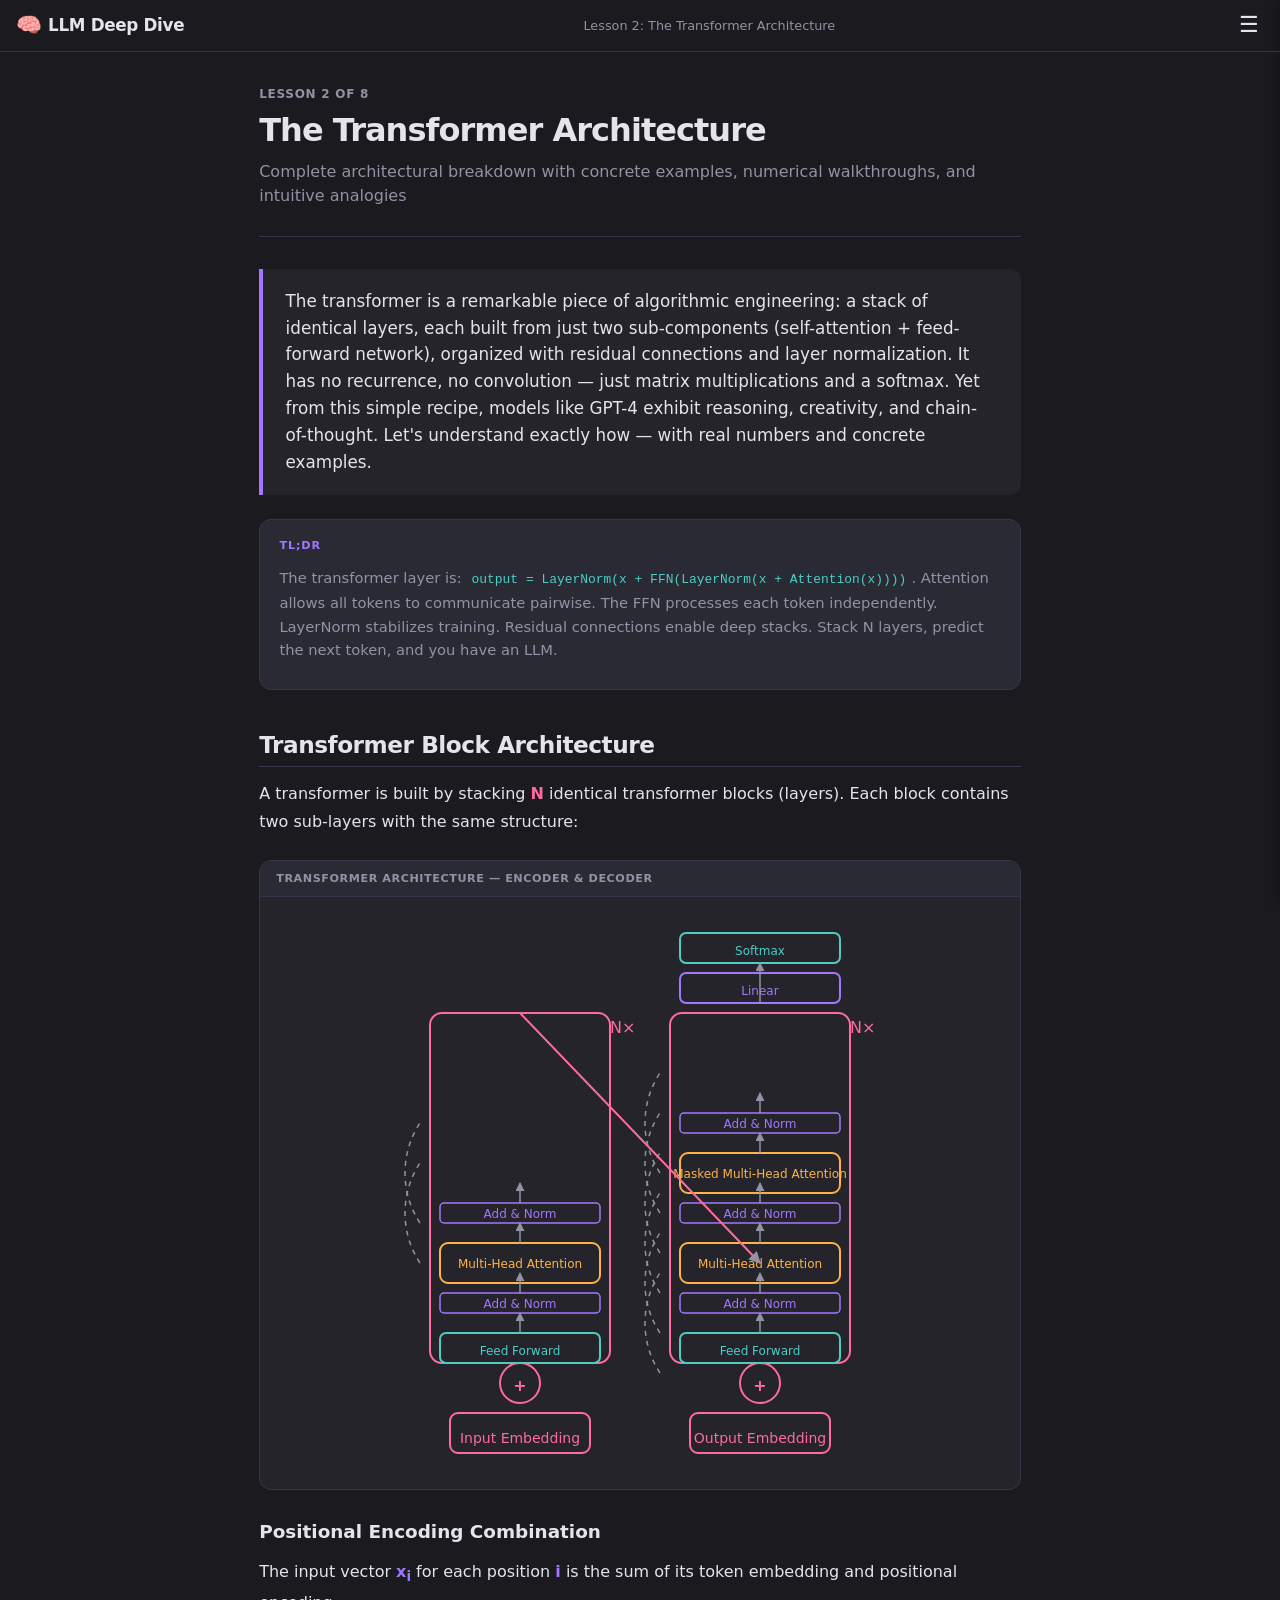
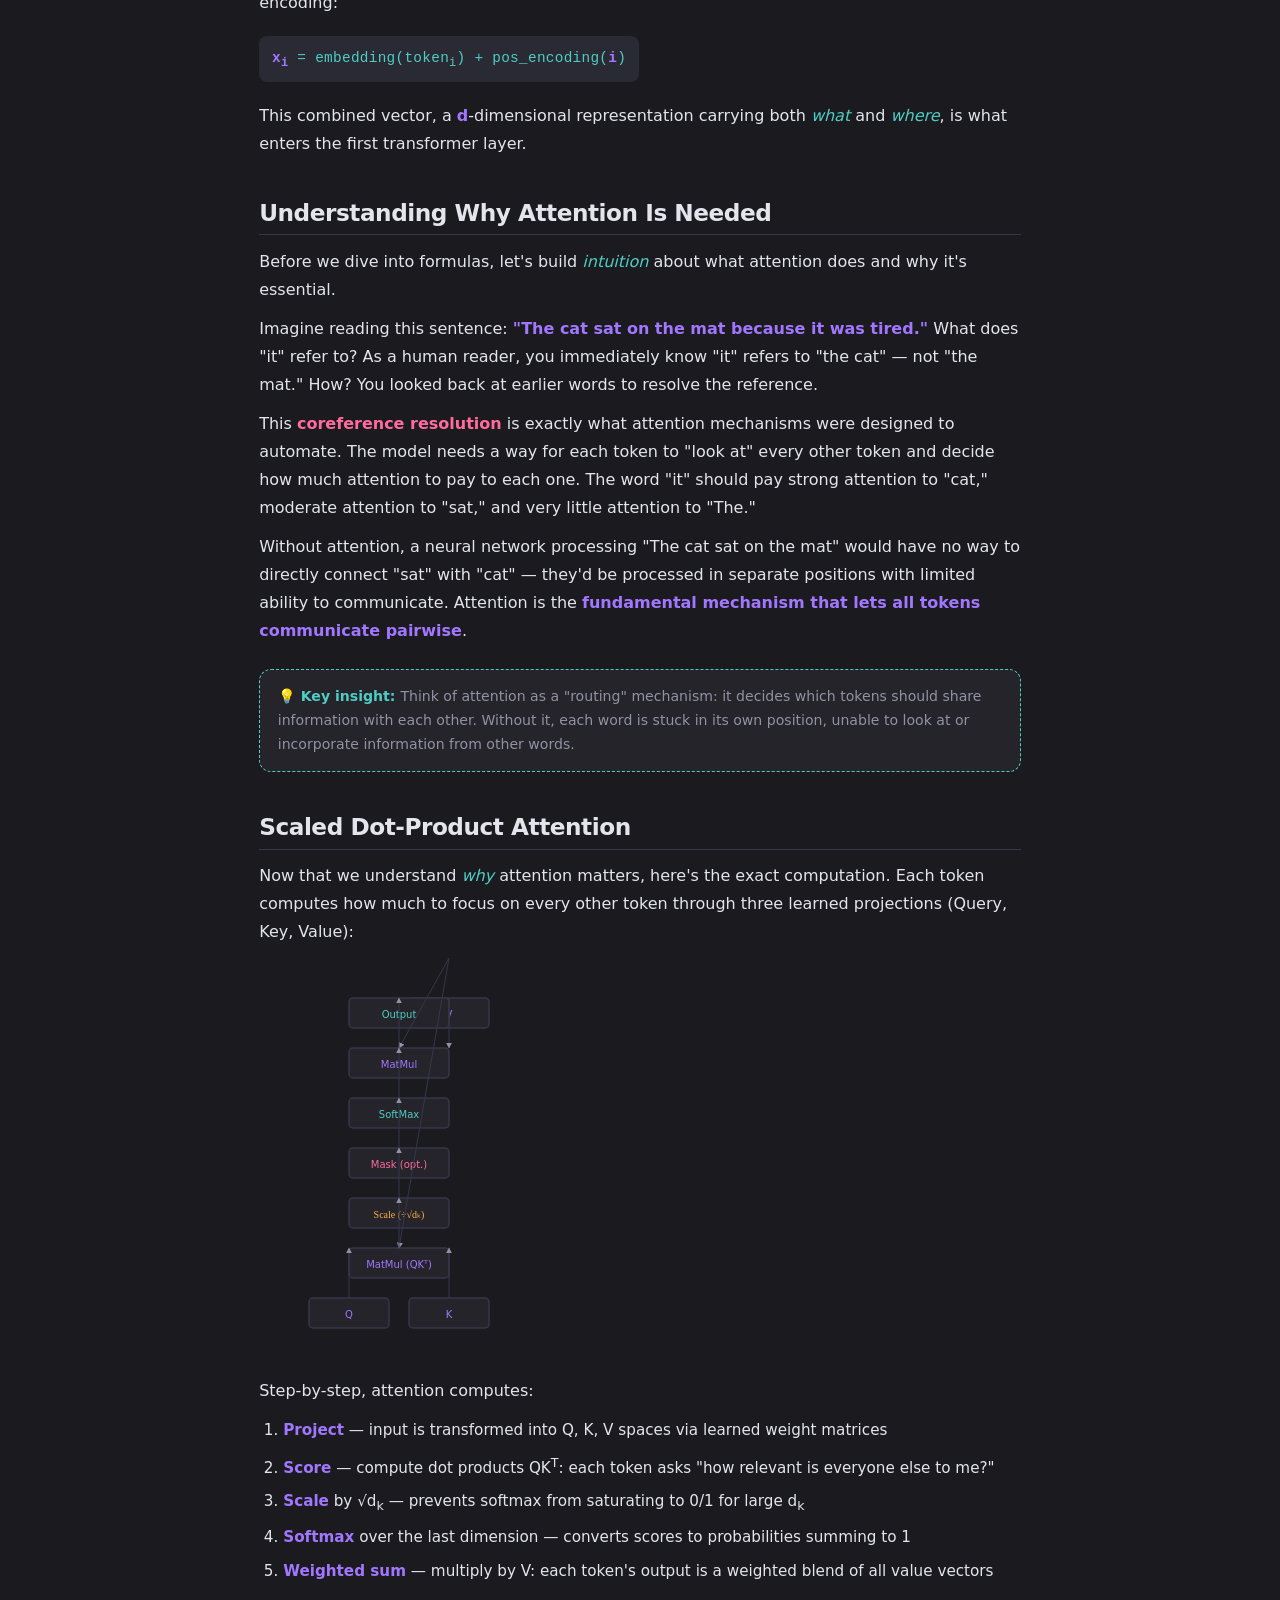
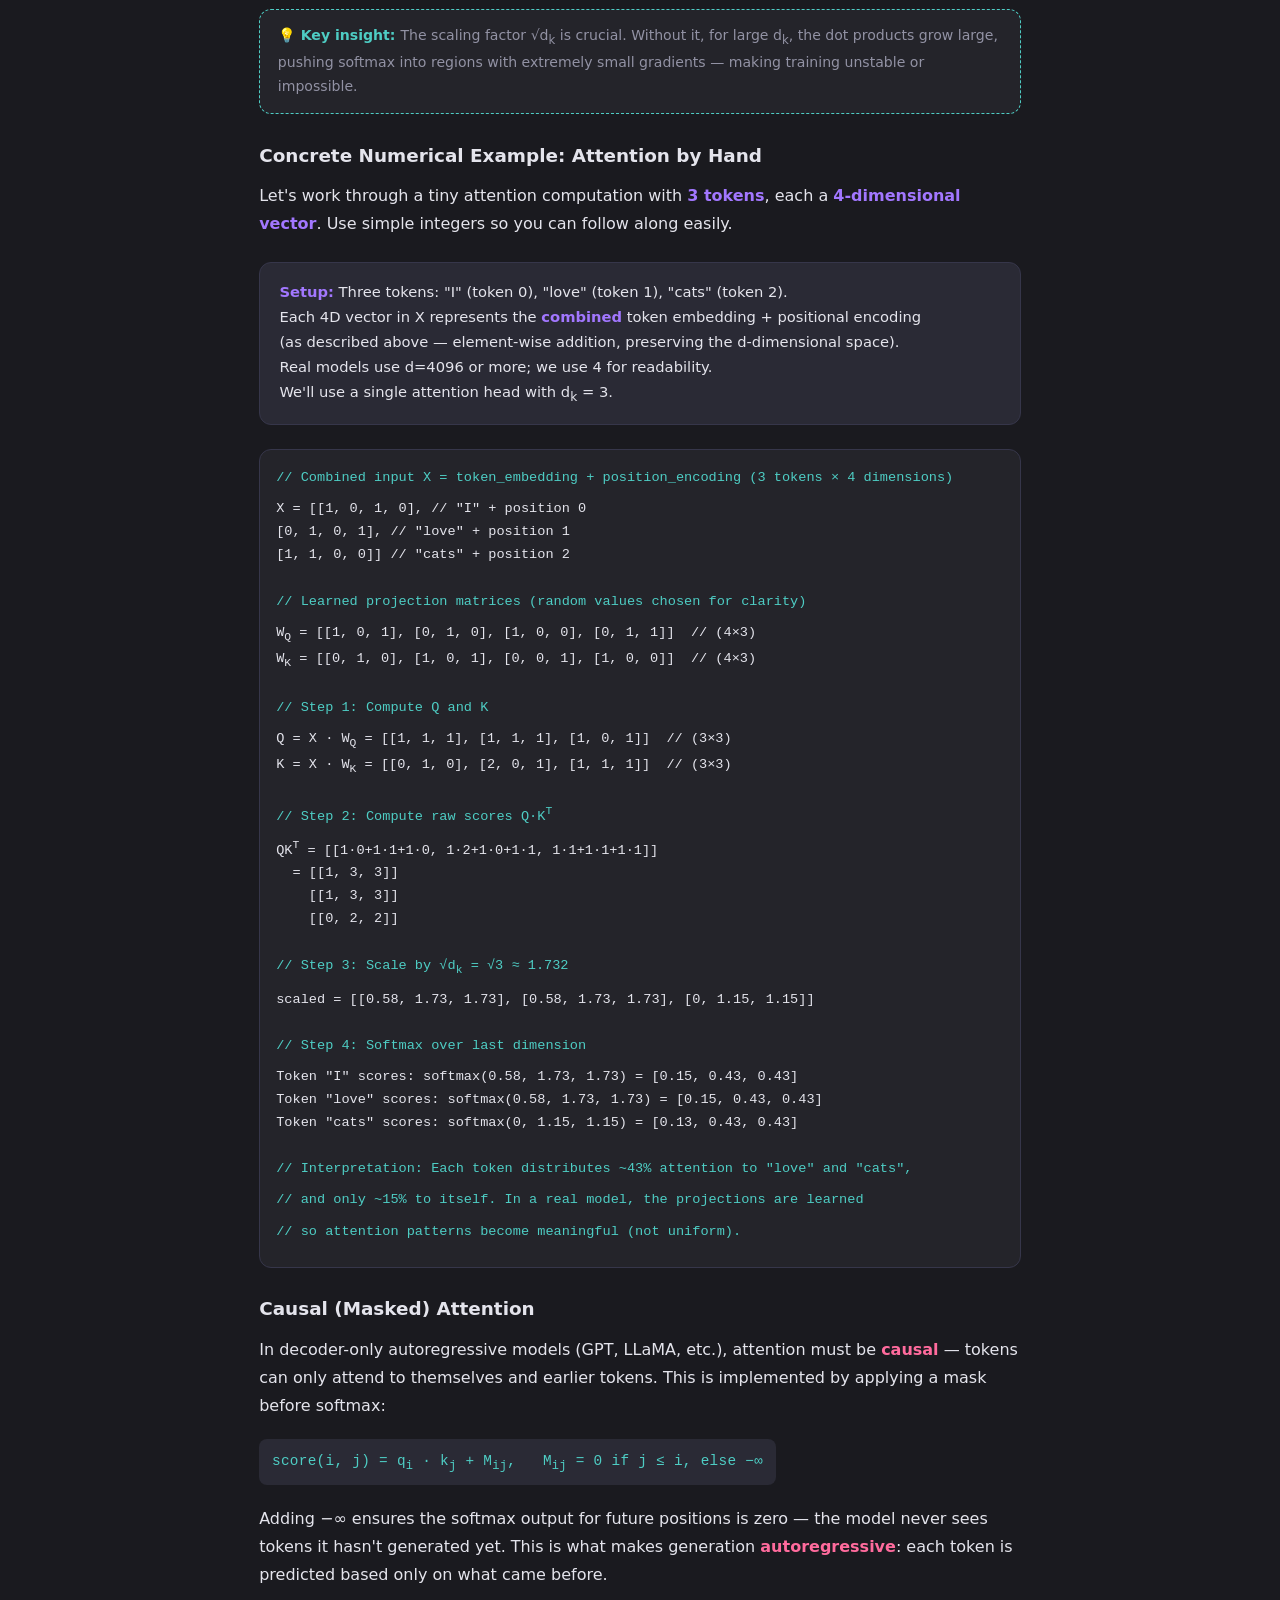
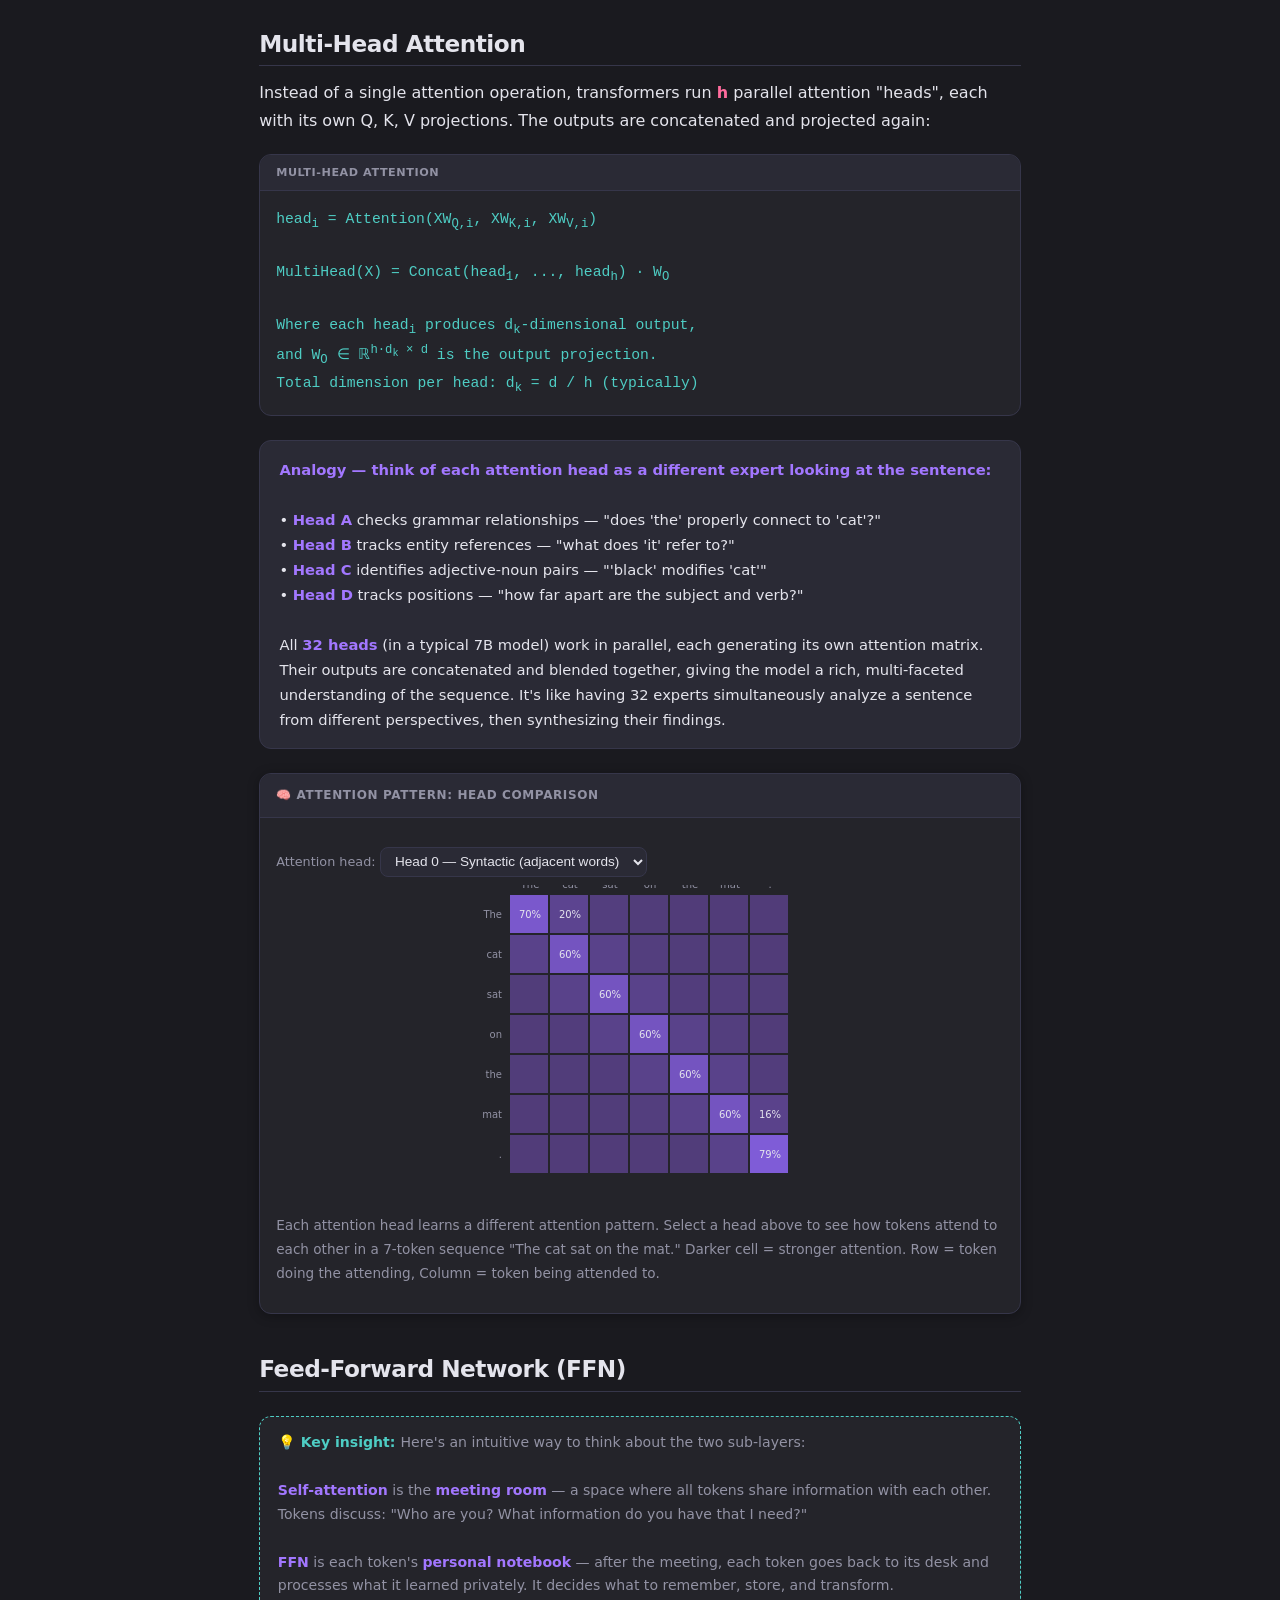
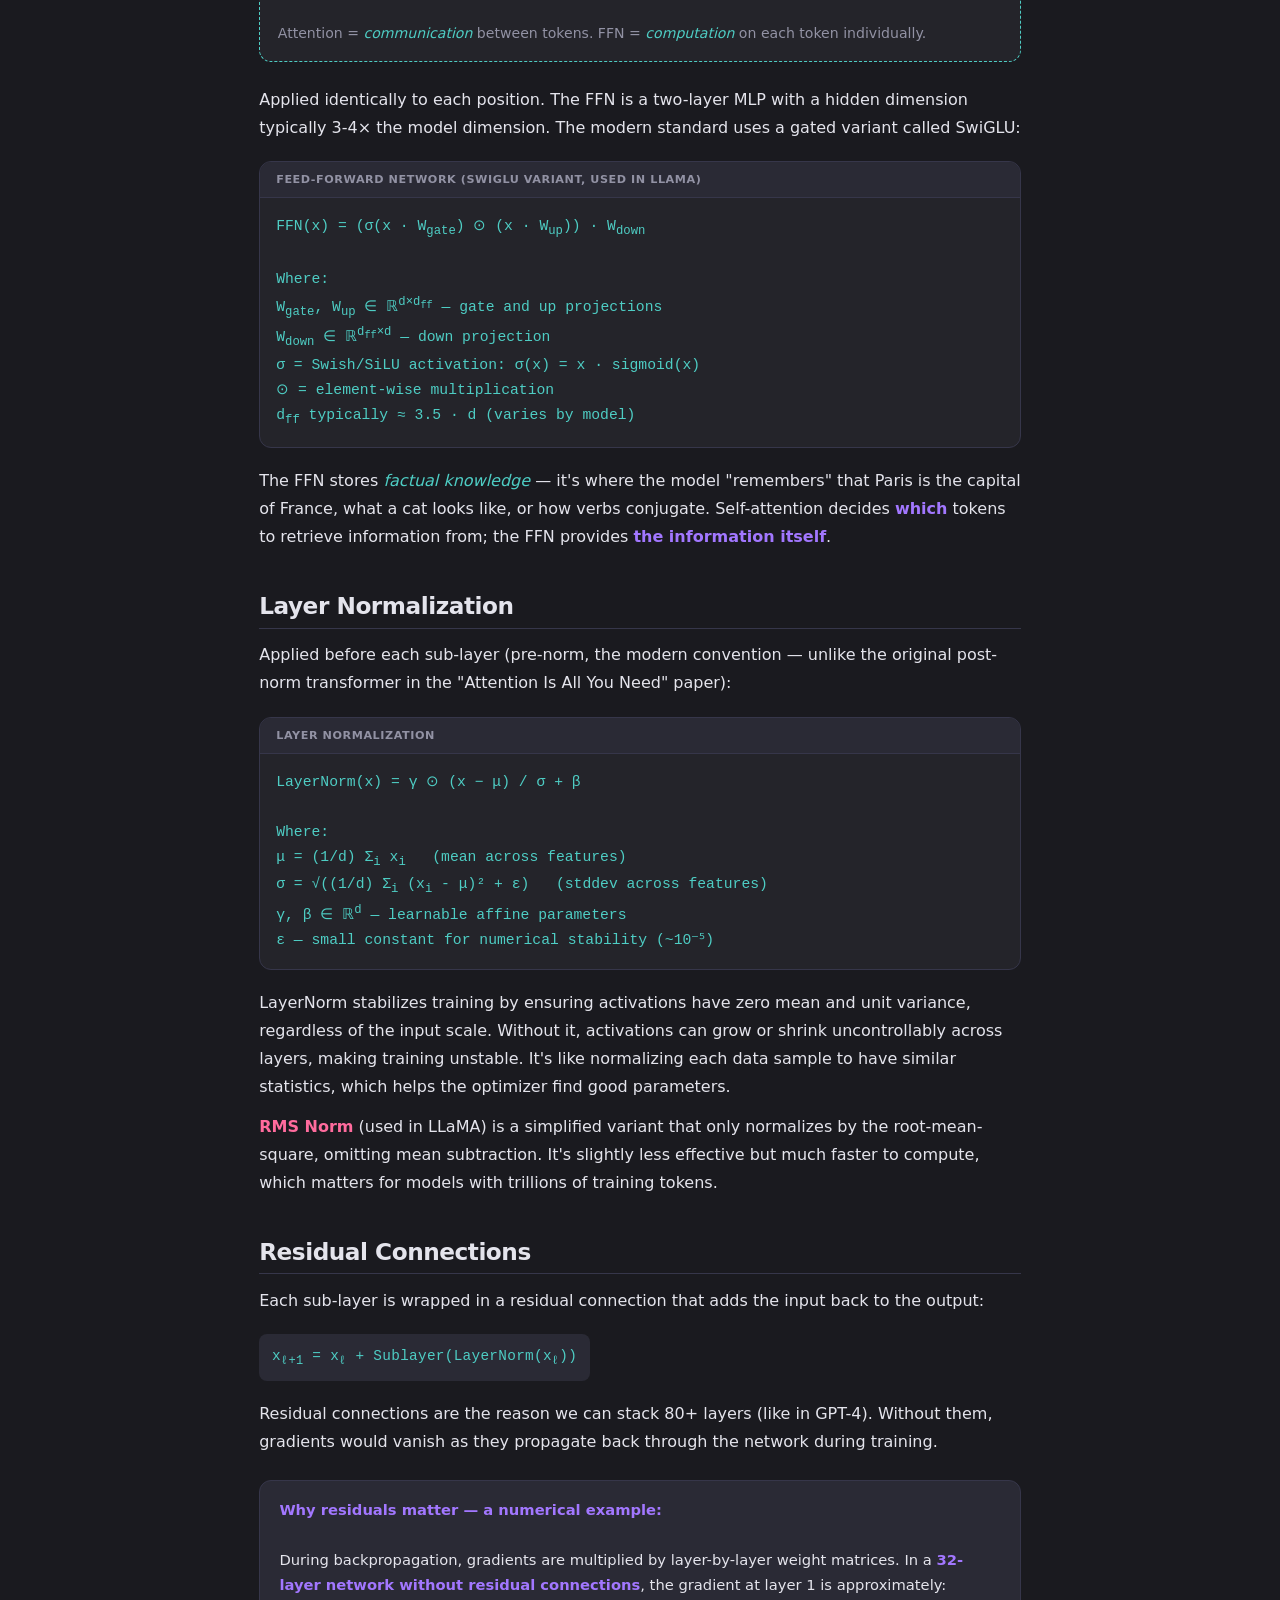
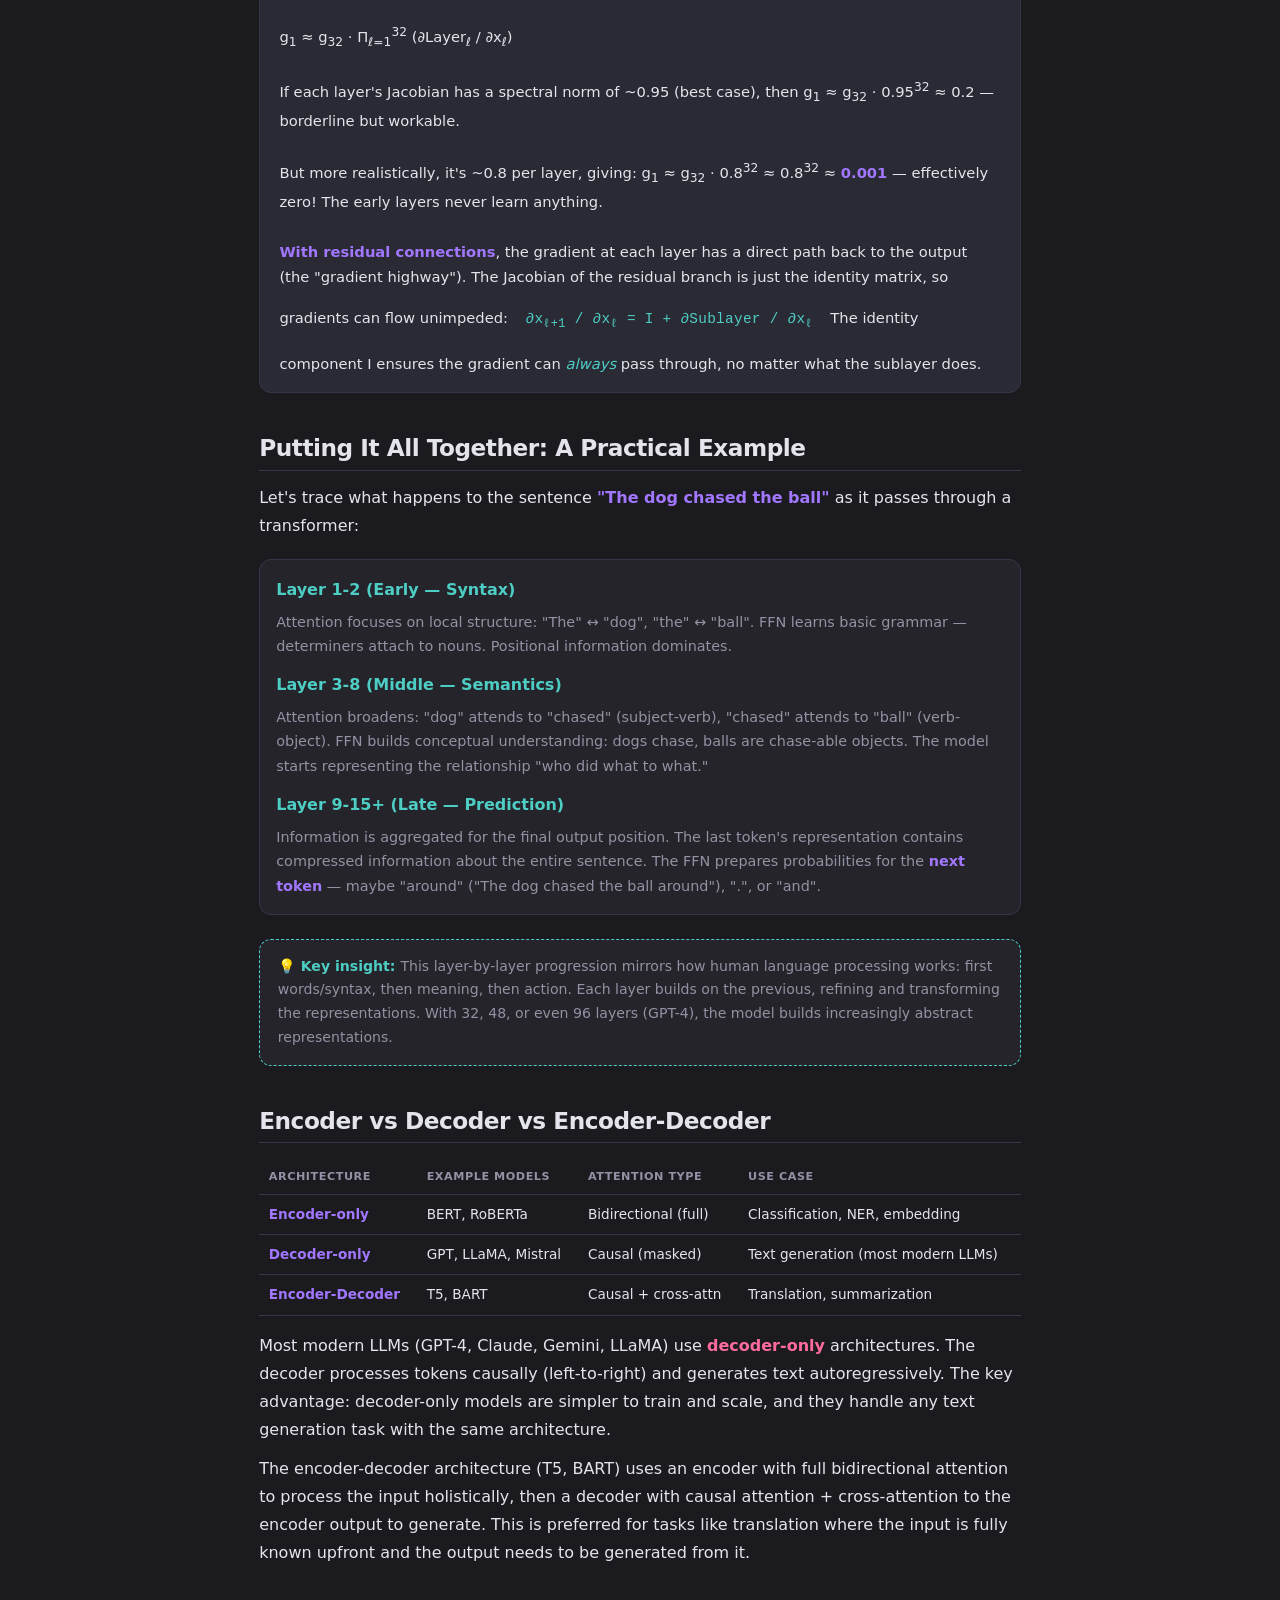
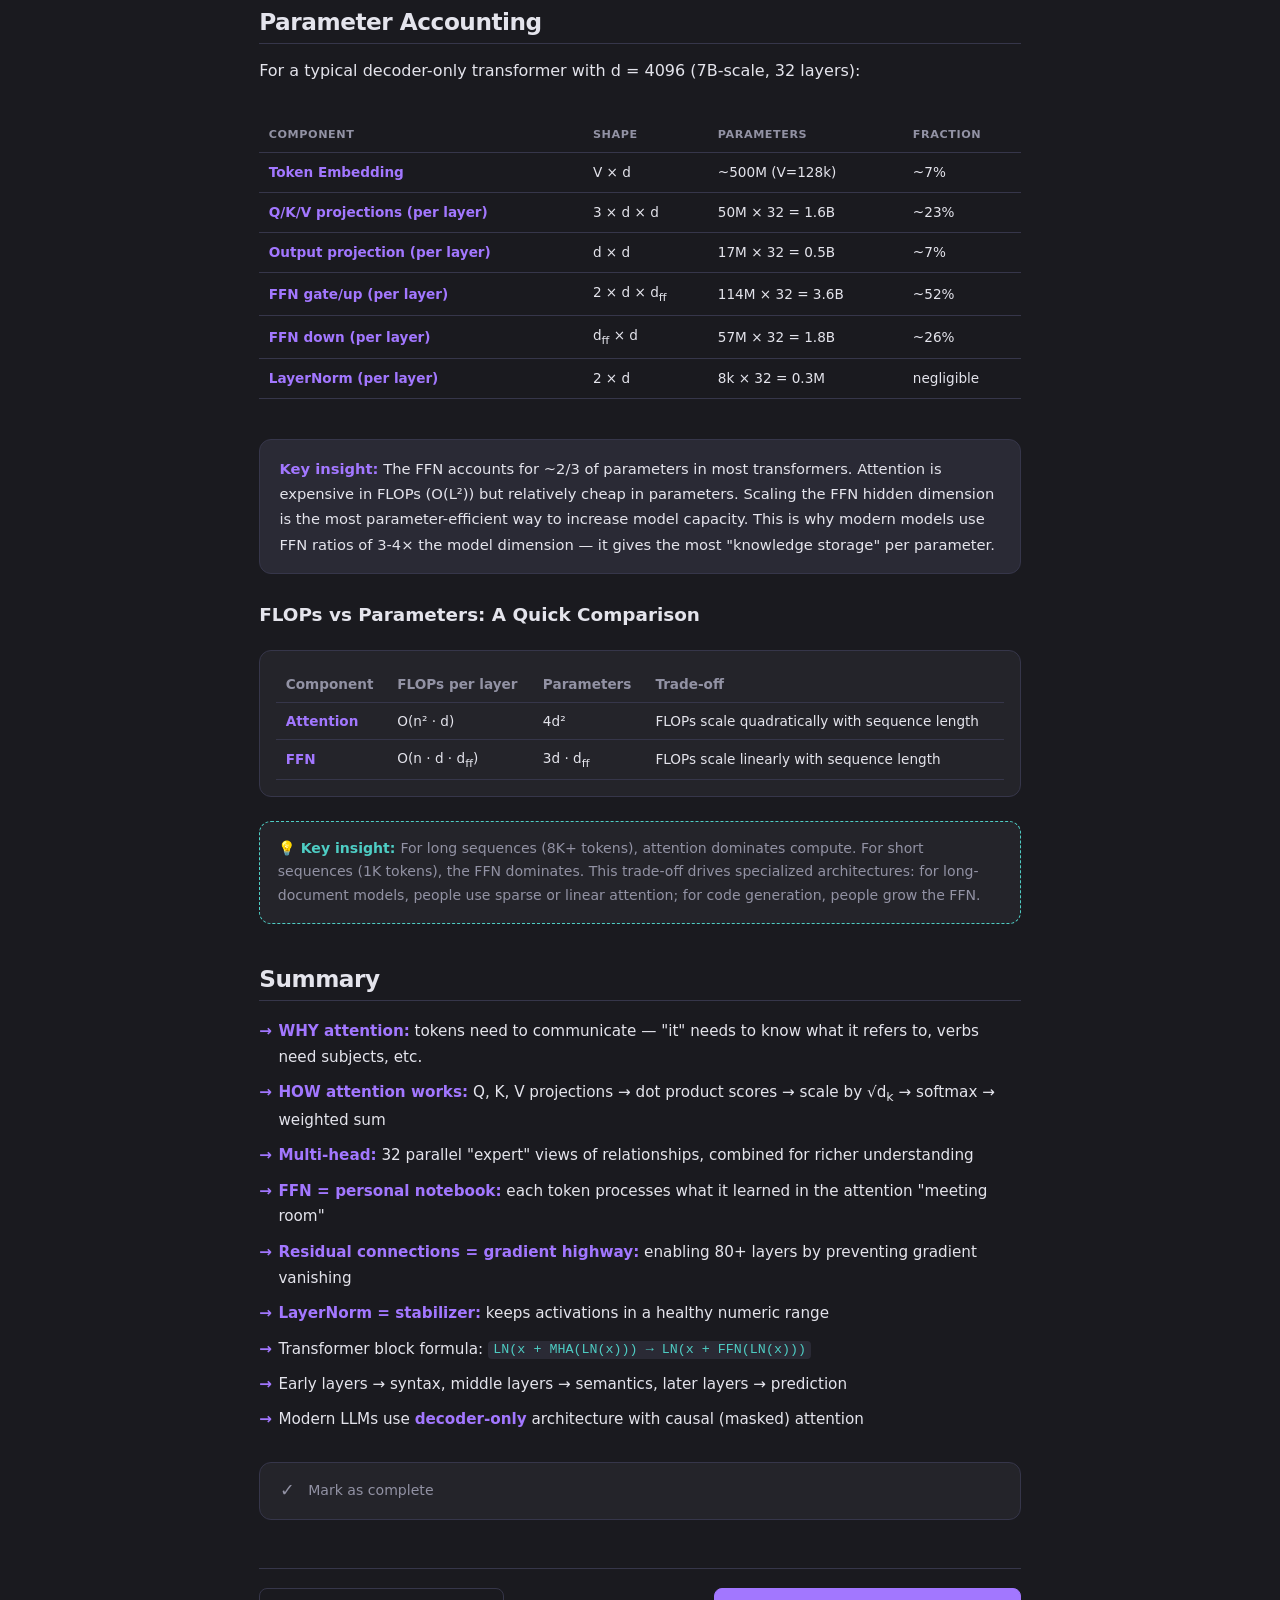
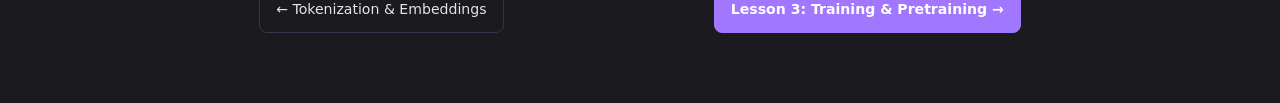
<file: lesson2.html>
<!DOCTYPE html>
<html lang="en">
<head>
<meta charset="UTF-8">
<meta name="viewport" content="width=device-width, initial-scale=1.0">
<title>Lesson 2: The Transformer Architecture — LLM Deep Dive</title>
<link rel="stylesheet" href="assets/style.css">
</head>
<body data-lesson="2">

<nav class="top-nav">
  <a href="index.html" class="nav-brand"><span class="emoji">🧠</span> LLM Deep Dive</a>
  <span class="nav-lesson">Lesson 2: The Transformer Architecture</span>
  <button class="menu-btn" aria-label="Lessons">☰</button>
</nav>

<div class="drawer-overlay"></div>
<aside class="lesson-drawer">
  <div class="drawer-header"><h3>Course Syllabus</h3><button class="drawer-close">✕</button></div>
  <ul class="lesson-list">
    <li><a href="index.html"><span class="lesson-num">🏠</span>Home</a></li>
    <li><a href="lesson1.html"><span class="lesson-num">01</span>Tokenization &amp; Embeddings <span class="lesson-check" data-lesson="1"></span></a></li>
    <li><a href="lesson2.html" class="active"><span class="lesson-num">02</span>The Transformer Architecture <span class="lesson-check" data-lesson="2"></span></a></li>
    <li><a href="lesson3.html"><span class="lesson-num">03</span>Training &amp; Pretraining <span class="lesson-check" data-lesson="3"></span></a></li>
    <li><a href="lesson4.html"><span class="lesson-num">04</span>Quantization &amp; Compression <span class="lesson-check" data-lesson="4"></span></a></li>
    <li><a href="lesson5.html"><span class="lesson-num">05</span>Inference &amp; Deployment <span class="lesson-check" data-lesson="5"></span></a></li>
    <li><a href="lesson6.html"><span class="lesson-num">06</span>Scaling Laws <span class="lesson-check" data-lesson="6"></span></a></li>
    <li><a href="lesson7.html"><span class="lesson-num">07</span>Alignment &amp; Instruction <span class="lesson-check" data-lesson="7"></span></a></li>
    <li><a href="lesson8.html"><span class="lesson-num">08</span>Modern Variants <span class="lesson-check" data-lesson="8"></span></a></li>
  </ul>
  <div class="progress-bar"><div class="progress-bar-fill" style="width:0%"></div></div>
</aside>

<main class="container">
  <header class="lesson-header">
    <div class="lesson-meta">Lesson 2 of 8</div>
    <h1>The Transformer Architecture</h1>
    <p class="lesson-subtitle">Complete architectural breakdown with concrete examples, numerical walkthroughs, and intuitive analogies</p>
  </header>

  <div class="story-hook">
    The transformer is a remarkable piece of algorithmic engineering: a stack of identical layers, each built from just two sub-components (self-attention + feed-forward network), organized with residual connections and layer normalization. It has no recurrence, no convolution — just matrix multiplications and a softmax. Yet from this simple recipe, models like GPT-4 exhibit reasoning, creativity, and chain-of-thought. Let's understand exactly how — with real numbers and concrete examples.
  </div>

  <div class="tldr">
    <div class="tldr-label">TL;DR</div>
    <p>The transformer layer is: <code>output = LayerNorm(x + FFN(LayerNorm(x + Attention(x))))</code>. Attention allows all tokens to communicate pairwise. The FFN processes each token independently. LayerNorm stabilizes training. Residual connections enable deep stacks. Stack N layers, predict the next token, and you have an LLM.</p>
  </div>

  <h2 id="arch">Transformer Block Architecture</h2>

  <p>A transformer is built by stacking <span class="key-term">N</span> identical transformer blocks (layers). Each block contains two sub-layers with the same structure:</p>

  <div class="diagram">
    <div class="diagram-header">Transformer Architecture — Encoder &amp; Decoder</div>
    <div class="diagram-body">
      <svg viewBox="0 0 480 560" style="width:100%;max-width:480px;" role="img" aria-label="Transformer Encoder-Decoder Architecture: Two-column layout with Encoder (left) and Decoder (right), showing self-attention, cross-attention, feed-forward networks, and residual connections">
  <defs>
    <marker id="arrow" viewBox="0 0 10 10" refX="9" refY="5" markerWidth="6" markerHeight="6" orient="auto">
      <path d="M0,0 L10,5 L0,10 Z" fill="#9292a4"/>
    </marker>
    <marker id="resArrow" viewBox="0 0 10 10" refX="9" refY="5" markerWidth="5" markerHeight="5" orient="auto">
      <path d="M0,0 L10,5 L0,10 Z" fill="#9292a4"/>
    </marker>
  </defs>

  <!-- LEFT COLUMN: ENCODER -->
  <!-- Input Embedding -->
  <rect x="50" y="500" width="140" height="40" rx="8" fill="#24242a" stroke="#ff6b9d" stroke-width="2"/>
  <text x="120" y="530" fill="#ff6b9d" font-size="14" text-anchor="middle" font-family="system-ui">Input Embedding</text>

  <!-- Circled + for pos encoding -->
  <circle cx="120" cy="470" r="20" fill="#24242a" stroke="#ff6b9d" stroke-width="2"/>
  <text x="120" y="478" fill="#ff6b9d" font-size="16" text-anchor="middle" font-weight="bold" font-family="system-ui">+</text>

  <!-- Encoder Container -->
  <rect x="30" y="100" width="180" height="350" rx="12" fill="#24242a" stroke="#ff6b9d" stroke-width="2"/>
  <text x="210" y="120" fill="#ff6b9d" font-size="16" font-family="system-ui">N×</text>

  <!-- Encoder Layers (bottom to top) -->
  <!-- Feed Forward -->
  <rect x="40" y="420" width="160" height="30" rx="6" fill="#24242a" stroke="#4ecdc4" stroke-width="2"/>
  <text x="120" y="442" fill="#4ecdc4" font-size="12" text-anchor="middle" font-family="system-ui">Feed Forward</text>

  <!-- Add & Norm -->
  <rect x="40" y="380" width="160" height="20" rx="4" fill="#24242a" stroke="#a277ff" stroke-width="1.5"/>
  <text x="120" y="395" fill="#a277ff" font-size="12" text-anchor="middle" font-family="system-ui">Add & Norm</text>

  <!-- Multi-Head Attention -->
  <rect x="40" y="330" width="160" height="40" rx="8" fill="#24242a" stroke="#ffb347" stroke-width="2"/>
  <text x="120" y="355" fill="#ffb347" font-size="12" text-anchor="middle" font-family="system-ui">Multi-Head Attention</text>

  <!-- Add & Norm -->
  <rect x="40" y="290" width="160" height="20" rx="4" fill="#24242a" stroke="#a277ff" stroke-width="1.5"/>
  <text x="120" y="305" fill="#a277ff" font-size="12" text-anchor="middle" font-family="system-ui">Add & Norm</text>

  <!-- RESIDUAL CONNECTIONS FOR ENCODER (dashed curves) -->
  <path d="M20,350 C0,320 0,280 20,250" stroke="#9292a4" stroke-width="1.5" fill="none" stroke-dasharray="5,5"/>
  <path d="M20,310 C0,280 0,240 20,210" stroke="#9292a4" stroke-width="1.5" fill="none" stroke-dasharray="5,5"/>

  <!-- RIGHT COLUMN: DECODER -->
  <!-- Output Embedding -->
  <rect x="290" y="500" width="140" height="40" rx="8" fill="#24242a" stroke="#ff6b9d" stroke-width="2"/>
  <text x="360" y="530" fill="#ff6b9d" font-size="14" text-anchor="middle" font-family="system-ui">Output Embedding</text>

  <!-- Circled + for pos encoding -->
  <circle cx="360" cy="470" r="20" fill="#24242a" stroke="#ff6b9d" stroke-width="2"/>
  <text x="360" y="478" fill="#ff6b9d" font-size="16" text-anchor="middle" font-weight="bold" font-family="system-ui">+</text>

  <!-- Decoder Container -->
  <rect x="270" y="100" width="180" height="350" rx="12" fill="#24242a" stroke="#ff6b9d" stroke-width="2"/>
  <text x="450" y="120" fill="#ff6b9d" font-size="16" font-family="system-ui">N×</text>

  <!-- Decoder Layers (bottom to top) -->
  <!-- Feed Forward -->
  <rect x="280" y="420" width="160" height="30" rx="6" fill="#24242a" stroke="#4ecdc4" stroke-width="2"/>
  <text x="360" y="442" fill="#4ecdc4" font-size="12" text-anchor="middle" font-family="system-ui">Feed Forward</text>

  <!-- Add & Norm -->
  <rect x="280" y="380" width="160" height="20" rx="4" fill="#24242a" stroke="#a277ff" stroke-width="1.5"/>
  <text x="360" y="395" fill="#a277ff" font-size="12" text-anchor="middle" font-family="system-ui">Add & Norm</text>

  <!-- Multi-Head Attention (Cross-Attention) -->
  <rect x="280" y="330" width="160" height="40" rx="8" fill="#24242a" stroke="#ffb347" stroke-width="2"/>
  <text x="360" y="355" fill="#ffb347" font-size="12" text-anchor="middle" font-family="system-ui">Multi-Head Attention</text>

  <!-- Add & Norm -->
  <rect x="280" y="290" width="160" height="20" rx="4" fill="#24242a" stroke="#a277ff" stroke-width="1.5"/>
  <text x="360" y="305" fill="#a277ff" font-size="12" text-anchor="middle" font-family="system-ui">Add & Norm</text>

  <!-- Masked Multi-Head Attention -->
  <rect x="280" y="240" width="160" height="40" rx="8" fill="#24242a" stroke="#ffb347" stroke-width="2"/>
  <text x="360" y="265" fill="#ffb347" font-size="12" text-anchor="middle" font-family="system-ui">Masked Multi-Head Attention</text>

  <!-- Add & Norm -->
  <rect x="280" y="200" width="160" height="20" rx="4" fill="#24242a" stroke="#a277ff" stroke-width="1.5"/>
  <text x="360" y="215" fill="#a277ff" font-size="12" text-anchor="middle" font-family="system-ui">Add & Norm</text>

  <!-- RESIDUAL CONNECTIONS FOR DECODER (dashed curves) -->
  <path d="M260,260 C240,230 240,190 260,160" stroke="#9292a4" stroke-width="1.5" fill="none" stroke-dasharray="5,5"/>
  <path d="M260,300 C240,270 240,230 260,200" stroke="#9292a4" stroke-width="1.5" fill="none" stroke-dasharray="5,5"/>
  <path d="M260,340 C240,310 240,270 260,240" stroke="#9292a4" stroke-width="1.5" fill="none" stroke-dasharray="5,5"/>
  <path d="M260,380 C240,350 240,310 260,280" stroke="#9292a4" stroke-width="1.5" fill="none" stroke-dasharray="5,5"/>
  <path d="M260,420 C240,390 240,350 260,320" stroke="#9292a4" stroke-width="1.5" fill="none" stroke-dasharray="5,5"/>
  <path d="M260,460 C240,430 240,390 260,360" stroke="#9292a4" stroke-width="1.5" fill="none" stroke-dasharray="5,5"/>

  <!-- DECODER OUTPUT PROJECTION -->
  <!-- Linear -->
  <rect x="280" y="60" width="160" height="30" rx="6" fill="#24242a" stroke="#a277ff" stroke-width="2"/>
  <text x="360" y="82" fill="#a277ff" font-size="12" text-anchor="middle" font-family="system-ui">Linear</text>

  <!-- Softmax -->
  <rect x="280" y="20" width="160" height="30" rx="6" fill="#24242a" stroke="#4ecdc4" stroke-width="2"/>
  <text x="360" y="42" fill="#4ecdc4" font-size="12" text-anchor="middle" font-family="system-ui">Softmax</text>

  <!-- Arrow from Linear to Softmax -->
  <line x1="360" y1="90" x2="360" y2="50" stroke="#9292a4" stroke-width="1.5" marker-end="url(#arrow)"/>

  <!-- CROSS CONNECTION: Encoder to Decoder -->
  <line x1="120" y1="100" x2="360" y2="350" stroke="#ff6b9d" stroke-width="2" marker-end="url(#arrow)"/>

  <!-- UPWARD ARROWS BETWEEN LAYERS -->
  <!-- Encoder upward arrows -->
  <line x1="120" y1="420" x2="120" y2="400" stroke="#9292a4" stroke-width="1.5" marker-end="url(#arrow)"/>
  <line x1="120" y1="380" x2="120" y2="360" stroke="#9292a4" stroke-width="1.5" marker-end="url(#arrow)"/>
  <line x1="120" y1="330" x2="120" y2="310" stroke="#9292a4" stroke-width="1.5" marker-end="url(#arrow)"/>
  <line x1="120" y1="290" x2="120" y2="270" stroke="#9292a4" stroke-width="1.5" marker-end="url(#arrow)"/>
  
  <!-- Decoder upward arrows -->
  <line x1="360" y1="420" x2="360" y2="400" stroke="#9292a4" stroke-width="1.5" marker-end="url(#arrow)"/>
  <line x1="360" y1="380" x2="360" y2="360" stroke="#9292a4" stroke-width="1.5" marker-end="url(#arrow)"/>
  <line x1="360" y1="330" x2="360" y2="310" stroke="#9292a4" stroke-width="1.5" marker-end="url(#arrow)"/>
  <line x1="360" y1="290" x2="360" y2="270" stroke="#9292a4" stroke-width="1.5" marker-end="url(#arrow)"/>
  <line x1="360" y1="240" x2="360" y2="220" stroke="#9292a4" stroke-width="1.5" marker-end="url(#arrow)"/>
  <line x1="360" y1="200" x2="360" y2="180" stroke="#9292a4" stroke-width="1.5" marker-end="url(#arrow)"/>
</svg>
    </div>
  </div>

  <h3>Positional Encoding Combination</h3>
<p>The input vector <strong>x<sub>i</sub></strong> for each position <strong>i</strong> is the sum of its token embedding and positional encoding:</p>
<div class="formula"><strong>x<sub>i</sub></strong> = embedding(token<sub>i</sub>) + pos_encoding(<strong>i</strong>)</div>
<p>This combined vector, a <strong>d</strong>-dimensional representation carrying both <em>what</em> and <em>where</em>, is what enters the first transformer layer.</p>

  <h2 id="attention">Understanding Why Attention Is Needed</h2>

  <p>Before we dive into formulas, let's build <em>intuition</em> about what attention does and why it's essential.</p>

  <p>Imagine reading this sentence: <strong>"The cat sat on the mat because it was tired."</strong> What does "it" refer to? As a human reader, you immediately know "it" refers to "the cat" — not "the mat." How? You looked back at earlier words to resolve the reference.</p>

  <p>This <span class="key-term">coreference resolution</span> is exactly what attention mechanisms were designed to automate. The model needs a way for each token to "look at" every other token and decide how much attention to pay to each one. The word "it" should pay strong attention to "cat," moderate attention to "sat," and very little attention to "The."</p>

  <p>Without attention, a neural network processing "The cat sat on the mat" would have no way to directly connect "sat" with "cat" — they'd be processed in separate positions with limited ability to communicate. Attention is the <strong>fundamental mechanism that lets all tokens communicate pairwise</strong>.</p>

  <div class="callout-tip">
    Think of attention as a "routing" mechanism: it decides which tokens should share information with each other. Without it, each word is stuck in its own position, unable to look at or incorporate information from other words.
  </div>

  <h2 id="attention-math">Scaled Dot-Product Attention</h2>

  <p>Now that we understand <em>why</em> attention matters, here's the exact computation. Each token computes how much to focus on every other token through three learned projections (Query, Key, Value):</p>

  <svg viewBox="0 0 280 400" style="width:100%;max-width:280px;" role="img" aria-label="Scaled dot-product attention flow: Q and K -> MatMul -> Scale -> Mask -> SoftMax -> MatMul with V -> Output">
  <!-- Definitions for markers -->
  <defs>
    <marker id="arrow" viewBox="0 0 10 10" refX="9" refY="5" markerWidth="6" markerHeight="6" orient="auto">
      <path d="M0,0 L10,5 L0,10 Z" fill="#36364a"/>
    </marker>
  </defs>

  <!-- Input Q -->
  <rect x="50" y="340" width="80" height="30" rx="4" fill="#24242a" stroke="#36364a" stroke-width="1.5"/>
  <text x="90" y="360" fill="#a277ff" font-size="10" text-anchor="middle" font-family="system-ui">Q</text>

  <!-- Input K -->
  <rect x="150" y="340" width="80" height="30" rx="4" fill="#24242a" stroke="#36364a" stroke-width="1.5"/>
  <text x="190" y="360" fill="#a277ff" font-size="10" text-anchor="middle" font-family="system-ui">K</text>

  <!-- Input V (for second MatMul) -->
  <rect x="150" y="40" width="80" height="30" rx="4" fill="#24242a" stroke="#36364a" stroke-width="1.5"/>
  <text x="190" y="60" fill="#a277ff" font-size="10" text-anchor="middle" font-family="system-ui">V</text>

  <!-- First MatMul (QK^T) -->
  <rect x="90" y="290" width="100" height="30" rx="4" fill="#24242a" stroke="#36364a" stroke-width="1.5"/>
  <text x="140" y="310" fill="#a277ff" font-size="10" text-anchor="middle" font-family="system-ui">MatMul (QKᵀ)</text>

  <!-- Scale -->
  <rect x="90" y="240" width="100" height="30" rx="4" fill="#24242a" stroke="#36364a" stroke-width="1.5"/>
  <text x="140" y="260" fill="#ffb347" font-size="10" text-anchor="middle" font-family="system-u">Scale (÷√dₖ)</text>

  <!-- Mask (optional) -->
  <rect x="90" y="190" width="100" height="30" rx="4" fill="#24242a" stroke="#36364a" stroke-width="1.5"/>
  <text x="140" y="210" fill="#ff6b9d" font-size="10" text-anchor="middle" font-family="system-ui">Mask (opt.)</text>

  <!-- SoftMax -->
  <rect x="90" y="140" width="100" height="30" rx="4" fill="#24242a" stroke="#36364a" stroke-width="1.5"/>
  <text x="140" y="160" fill="#4ecdc4" font-size="10" text-anchor="middle" font-family="system-ui">SoftMax</text>

  <!-- Second MatMul (with V) -->
  <rect x="90" y="90" width="100" height="30" rx="4" fill="#24242a" stroke="#36364a" stroke-width="1.5"/>
  <text x="140" y="110" fill="#a277ff" font-size="10" text-anchor="middle" font-family="system-ui">MatMul</text>

  <!-- Output -->
  <rect x="90" y="40" width="100" height="30" rx="4" fill="#24242a" stroke="#36364a" stroke-width="1.5"/>
  <text x="140" y="60" fill="#4ecdc4" font-size="10" text-anchor="middle" font-family="system-ui">Output</text>

  <!-- Arrows -->
  <!-- Q to first MatMul -->
  <line x1="90" y1="340" x2="90" y2="290" stroke="#36364a" stroke-width="1" marker-end="url(#arrow)"/>
  <!-- K to first MatMul -->
  <line x1="190" y1="340" x2="190" y2="290" stroke="#36364a" stroke-width="1" marker-end="url(#arrow)"/>
  <line x1="190" y2="290" x2="140" y2="290" stroke="#36364a" stroke-width="1" marker-end="url(#arrow)"/> <!-- horizontal to center -->

  <!-- First MatMul to Scale -->
  <line x1="140" y1="290" x2="140" y2="240" stroke="#36364a" stroke-width="1" marker-end="url(#arrow)"/>

  <!-- Scale to Mask -->
  <line x1="140" y1="240" x2="140" y2="190" stroke="#36364a" stroke-width="1" marker-end="url(#arrow)"/>

  <!-- Mask to SoftMax -->
  <line x1="140" y1="190" x2="140" y2="140" stroke="#36364a" stroke-width="1" marker-end="url(#arrow)"/>

  <!-- SoftMax to second MatMul -->
  <line x1="140" y1="140" x2="140" y2="90" stroke="#36364a" stroke-width="1" marker-end="url(#arrow)"/>

  <!-- V to second MatMul (from right) -->
  <line x1="190" y1="40" x2="190" y2="90" stroke="#36364a" stroke-width="1" marker-end="url(#arrow)"/>
  <line x1="190" y2="90" x2="140" y2="90" stroke="#36364a" stroke-width="1" marker-end="url(#arrow)"/> <!-- horizontal to center -->

  <!-- second MatMul to Output -->
  <line x1="140" y1="90" x2="140" y2="40" stroke="#36364a" stroke-width="1" marker-end="url(#arrow)"/>
</svg>

  <p>Step-by-step, attention computes:</p>
  <ol class="num-list">
    <li><strong>Project</strong> — input is transformed into Q, K, V spaces via learned weight matrices</li>
    <li><strong>Score</strong> — compute dot products QK<sup>T</sup>: each token asks "how relevant is everyone else to me?"</li>
    <li><strong>Scale</strong> by √d<sub>k</sub> — prevents softmax from saturating to 0/1 for large d<sub>k</sub></li>
    <li><strong>Softmax</strong> over the last dimension — converts scores to probabilities summing to 1</li>
    <li><strong>Weighted sum</strong> — multiply by V: each token's output is a weighted blend of all value vectors</li>
  </ol>

  <div class="callout-tip">
    The scaling factor √d<sub>k</sub> is crucial. Without it, for large d<sub>k</sub>, the dot products grow large, pushing softmax into regions with extremely small gradients — making training unstable or impossible.
  </div>

  <h3 id="concrete-example">Concrete Numerical Example: Attention by Hand</h3>

  <p>Let's work through a tiny attention computation with <strong>3 tokens</strong>, each a <strong>4-dimensional vector</strong>. Use simple integers so you can follow along easily.</p>

  <div class="callout">
    <strong>Setup:</strong> Three tokens: "I" (token 0), "love" (token 1), "cats" (token 2).<br>
    Each 4D vector in X represents the <strong>combined</strong> token embedding + positional encoding<br>
    (as described above — element-wise addition, preserving the d-dimensional space).<br>
    Real models use d=4096 or more; we use 4 for readability.<br>
    We'll use a single attention head with d<sub>k</sub> = 3.
  </div>

  <div style="background:var(--bg-card);border:1px solid var(--border);border-radius:var(--radius);padding:1rem;margin:1.2rem 0;font-family:var(--font-mono);font-size:0.85rem;overflow-x:auto;">
    <div style="color:var(--accent3);margin-bottom:0.5rem;">// Combined input X = token_embedding + position_encoding (3 tokens × 4 dimensions)</div>
    <div style="color:var(--text);">X = [[1, 0, 1, 0],   // "I" + position 0</div>
    <div style="color:var(--text);">     [0, 1, 0, 1],   // "love" + position 1</div>
    <div style="color:var(--text);">     [1, 1, 0, 0]]   // "cats" + position 2</div>
    <br>
    <div style="color:var(--accent3);margin-bottom:0.5rem;">// Learned projection matrices (random values chosen for clarity)</div>
    <div style="color:var(--text);">W<sub>Q</sub> = [[1, 0, 1], [0, 1, 0], [1, 0, 0], [0, 1, 1]]  &nbsp;// (4×3)</div>
    <div style="color:var(--text);">W<sub>K</sub> = [[0, 1, 0], [1, 0, 1], [0, 0, 1], [1, 0, 0]]  &nbsp;// (4×3)</div>
    <br>
    <div style="color:var(--accent3);margin-bottom:0.5rem;">// Step 1: Compute Q and K</div>
    <div style="color:var(--text);">Q = X · W<sub>Q</sub> = [[1, 1, 1], [1, 1, 1], [1, 0, 1]]  &nbsp;// (3×3)</div>
    <div style="color:var(--text);">K = X · W<sub>K</sub> = [[0, 1, 0], [2, 0, 1], [1, 1, 1]]  &nbsp;// (3×3)</div>
    <br>
    <div style="color:var(--accent3);margin-bottom:0.5rem;">// Step 2: Compute raw scores Q·K<sup>T</sup></div>
    <div style="color:var(--text);">QK<sup>T</sup> = [[1·0+1·1+1·0, 1·2+1·0+1·1, 1·1+1·1+1·1]]</div>
    <div style="color:var(--text);">       &nbsp;&nbsp;= [[1, 3, 3]]</div>
    <div style="color:var(--text);">       &nbsp;&nbsp;&nbsp;&nbsp;[[1, 3, 3]]</div>
    <div style="color:var(--text);">       &nbsp;&nbsp;&nbsp;&nbsp;[[0, 2, 2]]</div>
    <br>
    <div style="color:var(--accent3);margin-bottom:0.5rem;">// Step 3: Scale by √d<sub>k</sub> = √3 ≈ 1.732</div>
    <div style="color:var(--text);">scaled = [[0.58, 1.73, 1.73], [0.58, 1.73, 1.73], [0, 1.15, 1.15]]</div>
    <br>
    <div style="color:var(--accent3);margin-bottom:0.5rem;">// Step 4: Softmax over last dimension</div>
    <div style="color:var(--text);">Token "I" scores: softmax(0.58, 1.73, 1.73) = [0.15, 0.43, 0.43]</div>
    <div style="color:var(--text);">Token "love" scores: softmax(0.58, 1.73, 1.73) = [0.15, 0.43, 0.43]</div>
    <div style="color:var(--text);">Token "cats" scores: softmax(0, 1.15, 1.15) = [0.13, 0.43, 0.43]</div>
    <br>
    <div style="color:var(--accent3);margin-bottom:0.5rem;">// Interpretation: Each token distributes ~43% attention to "love" and "cats",</div>
    <div style="color:var(--accent3);margin-bottom:0.5rem;">// and only ~15% to itself. In a real model, the projections are learned</div>
    <div style="color:var(--accent3);margin-bottom:0.5rem;">// so attention patterns become meaningful (not uniform).</div>
  </div>

  <h3>Causal (Masked) Attention</h3>
  <p>In decoder-only autoregressive models (GPT, LLaMA, etc.), attention must be <span class="key-term">causal</span> — tokens can only attend to themselves and earlier tokens. This is implemented by applying a mask before softmax:</p>
  <div class="formula">score(i, j) = q<sub>i</sub> · k<sub>j</sub> + M<sub>ij</sub>, &nbsp; M<sub>ij</sub> = 0 if j ≤ i, else −∞</div>
  <p>Adding −∞ ensures the softmax output for future positions is zero — the model never sees tokens it hasn't generated yet. This is what makes generation <span class="key-term">autoregressive</span>: each token is predicted based only on what came before.</p>

  <h2 id="multihead">Multi-Head Attention</h2>

  <p>Instead of a single attention operation, transformers run <span class="key-term">h</span> parallel attention "heads", each with its own Q, K, V projections. The outputs are concatenated and projected again:</p>

  <div class="math-block">
    <div class="math-block-header">Multi-Head Attention</div>
    <div class="math-block-body">
      head<sub>i</sub> = Attention(XW<sub>Q,i</sub>, XW<sub>K,i</sub>, XW<sub>V,i</sub>)<br><br>
      MultiHead(X) = Concat(head<sub>1</sub>, ..., head<sub>h</sub>) · W<sub>O</sub><br><br>
      Where each head<sub>i</sub> produces d<sub>k</sub>-dimensional output,<br>
      and W<sub>O</sub> ∈ ℝ<sup>h·d<sub>k</sub> × d</sup> is the output projection.<br>
      Total dimension per head: d<sub>k</sub> = d / h (typically)
    </div>
  </div>

  <div class="callout">
    <strong>Analogy — think of each attention head as a different expert looking at the sentence:</strong><br><br>
    • <strong>Head A</strong> checks grammar relationships — "does 'the' properly connect to 'cat'?"<br>
    • <strong>Head B</strong> tracks entity references — "what does 'it' refer to?"<br>
    • <strong>Head C</strong> identifies adjective-noun pairs — "'black' modifies 'cat'"<br>
    • <strong>Head D</strong> tracks positions — "how far apart are the subject and verb?"<br><br>
    All <strong>32 heads</strong> (in a typical 7B model) work in parallel, each generating its own attention matrix. Their outputs are concatenated and blended together, giving the model a rich, multi-faceted understanding of the sequence. It's like having 32 experts simultaneously analyze a sentence from different perspectives, then synthesizing their findings.
  </div>

  <div class="widget">
    <div class="widget-header">🧠 Attention Pattern: Head Comparison</div>
    <div class="widget-body">
      <div class="widget-controls">
        <label>Attention head:
          <select id="attention-head-select" onchange="window.drawAttentionHeatmap('attn-canvas', parseInt(this.value))">
            <option value="0">Head 0 — Syntactic (adjacent words)</option>
            <option value="1">Head 1 — Semantic (content words)</option>
            <option value="2">Head 2 — Positional (diagonal focus)</option>
          </select>
        </label>
      </div>
      <canvas id="attn-canvas" data-chart="attention" data-param="0" width="320" height="320" style="width:100%;max-width:320px;margin:0.5rem auto;"></canvas>
      <p class="widget-desc">Each attention head learns a different attention pattern. Select a head above to see how tokens attend to each other in a 7-token sequence "The cat sat on the mat." Darker cell = stronger attention. Row = token doing the attending, Column = token being attended to.</p>
    </div>
  </div>

  <h2 id="ffn">Feed-Forward Network (FFN)</h2>

  <div class="callout-tip">
    Here's an intuitive way to think about the two sub-layers:<br><br>
    <strong>Self-attention</strong> is the <strong>meeting room</strong> — a space where all tokens share information with each other. Tokens discuss: "Who are you? What information do you have that I need?"<br><br>
    <strong>FFN</strong> is each token's <strong>personal notebook</strong> — after the meeting, each token goes back to its desk and processes what it learned privately. It decides what to remember, store, and transform.<br><br>
    Attention = <em>communication</em> between tokens. FFN = <em>computation</em> on each token individually.
  </div>

  <p>Applied identically to each position. The FFN is a two-layer MLP with a hidden dimension typically 3-4× the model dimension. The modern standard uses a gated variant called SwiGLU:</p>

  <div class="math-block">
    <div class="math-block-header">Feed-Forward Network (SwiGLU variant, used in LLaMA)</div>
    <div class="math-block-body">
      FFN(x) = (σ(x · W<sub>gate</sub>) ⊙ (x · W<sub>up</sub>)) · W<sub>down</sub><br><br>
      Where:<br>
      W<sub>gate</sub>, W<sub>up</sub> ∈ ℝ<sup>d×d<sub>ff</sub></sup> — gate and up projections<br>
      W<sub>down</sub> ∈ ℝ<sup>d<sub>ff</sub>×d</sup> — down projection<br>
      σ = Swish/SiLU activation: σ(x) = x · sigmoid(x)<br>
      ⊙ = element-wise multiplication<br>
      d<sub>ff</sub> typically ≈ 3.5 · d (varies by model)
    </div>
  </div>

  <p>The FFN stores <em>factual knowledge</em> — it's where the model "remembers" that Paris is the capital of France, what a cat looks like, or how verbs conjugate. Self-attention decides <strong>which</strong> tokens to retrieve information from; the FFN provides <strong>the information itself</strong>.</p>

  <h2 id="layernorm">Layer Normalization</h2>
  <p>Applied before each sub-layer (pre-norm, the modern convention — unlike the original post-norm transformer in the "Attention Is All You Need" paper):</p>

  <div class="math-block">
    <div class="math-block-header">Layer Normalization</div>
    <div class="math-block-body">
      LayerNorm(x) = γ ⊙ (x − μ) / σ + β<br><br>
      Where:<br>
      μ = (1/d) Σ<sub>i</sub> x<sub>i</sub> &nbsp; (mean across features)<br>
      σ = √((1/d) Σ<sub>i</sub> (x<sub>i</sub> - μ)² + ε) &nbsp; (stddev across features)<br>
      γ, β ∈ ℝ<sup>d</sup> — learnable affine parameters<br>
      ε — small constant for numerical stability (~10⁻⁵)
    </div>
  </div>

  <p>LayerNorm stabilizes training by ensuring activations have zero mean and unit variance, regardless of the input scale. Without it, activations can grow or shrink uncontrollably across layers, making training unstable. It's like normalizing each data sample to have similar statistics, which helps the optimizer find good parameters.</p>

  <p><span class="key-term">RMS Norm</span> (used in LLaMA) is a simplified variant that only normalizes by the root-mean-square, omitting mean subtraction. It's slightly less effective but much faster to compute, which matters for models with trillions of training tokens.</p>

  <h2 id="residual">Residual Connections</h2>
  <p>Each sub-layer is wrapped in a residual connection that adds the input back to the output:</p>
  <div class="formula">x<sub>ℓ+1</sub> = x<sub>ℓ</sub> + Sublayer(LayerNorm(x<sub>ℓ</sub>))</div>

  <p>Residual connections are the reason we can stack 80+ layers (like in GPT-4). Without them, gradients would vanish as they propagate back through the network during training.</p>

  <div class="callout">
    <strong>Why residuals matter — a numerical example:</strong><br><br>
    During backpropagation, gradients are multiplied by layer-by-layer weight matrices. In a <strong>32-layer network without residual connections</strong>, the gradient at layer 1 is approximately:<br><br>
    g<sub>1</sub> ≈ g<sub>32</sub> · Π<sub>ℓ=1</sub><sup>32</sup> (∂Layer<sub>ℓ</sub> / ∂x<sub>ℓ</sub>)<br><br>
    If each layer's Jacobian has a spectral norm of ~0.95 (best case), then g<sub>1</sub> ≈ g<sub>32</sub> · 0.95<sup>32</sup> ≈ 0.2 — borderline but workable.<br><br>
    But more realistically, it's ~0.8 per layer, giving: g<sub>1</sub> ≈ g<sub>32</sub> · 0.8<sup>32</sup> ≈ 0.8<sup>32</sup> ≈ <strong>0.001</strong> — effectively zero! The early layers never learn anything.<br><br>
    <strong>With residual connections</strong>, the gradient at each layer has a direct path back to the output (the "gradient highway"). The Jacobian of the residual branch is just the identity matrix, so gradients can flow unimpeded:
    <div class="formula" style="margin-top:0.5rem;">∂x<sub>ℓ+1</sub> / ∂x<sub>ℓ</sub> = I + ∂Sublayer / ∂x<sub>ℓ</sub></div>
    The identity component I ensures the gradient can <em>always</em> pass through, no matter what the sublayer does.
  </div>

  <h2 id="practical-flow">Putting It All Together: A Practical Example</h2>

  <p>Let's trace what happens to the sentence <strong>"The dog chased the ball"</strong> as it passes through a transformer:</p>

  <div style="background:var(--bg-card);border:1px solid var(--border);border-radius:var(--radius);padding:1rem;margin:1.2rem 0;">
    <div style="color:var(--accent3);font-weight:600;margin-bottom:0.4rem;">Layer 1-2 (Early — Syntax)</div>
    <div style="color:var(--text-muted);font-size:0.9rem;">Attention focuses on local structure: "The" ↔ "dog", "the" ↔ "ball". FFN learns basic grammar — determiners attach to nouns. Positional information dominates.</div>

    <div style="color:var(--accent3);font-weight:600;margin-top:0.8rem;margin-bottom:0.4rem;">Layer 3-8 (Middle — Semantics)</div>
    <div style="color:var(--text-muted);font-size:0.9rem;">Attention broadens: "dog" attends to "chased" (subject-verb), "chased" attends to "ball" (verb-object). FFN builds conceptual understanding: dogs chase, balls are chase-able objects. The model starts representing the relationship "who did what to what."</div>

    <div style="color:var(--accent3);font-weight:600;margin-top:0.8rem;margin-bottom:0.4rem;">Layer 9-15+ (Late — Prediction)</div>
    <div style="color:var(--text-muted);font-size:0.9rem;">Information is aggregated for the final output position. The last token's representation contains compressed information about the entire sentence. The FFN prepares probabilities for the <strong>next token</strong> — maybe "around" ("The dog chased the ball around"), ".", or "and".</div>
  </div>

  <div class="callout-tip">
    This layer-by-layer progression mirrors how human language processing works: first words/syntax, then meaning, then action. Each layer builds on the previous, refining and transforming the representations. With 32, 48, or even 96 layers (GPT-4), the model builds increasingly abstract representations.
  </div>

  <h2 id="encoder-decoder">Encoder vs Decoder vs Encoder-Decoder</h2>
  <table class="styled-table">
    <thead>
      <tr><th>Architecture</th><th>Example Models</th><th>Attention Type</th><th>Use Case</th></tr>
    </thead>
    <tbody>
      <tr><td>Encoder-only</td><td>BERT, RoBERTa</td><td>Bidirectional (full)</td><td>Classification, NER, embedding</td></tr>
      <tr><td>Decoder-only</td><td>GPT, LLaMA, Mistral</td><td>Causal (masked)</td><td>Text generation (most modern LLMs)</td></tr>
      <tr><td>Encoder-Decoder</td><td>T5, BART</td><td>Causal + cross-attn</td><td>Translation, summarization</td></tr>
    </tbody>
  </table>

  <p>Most modern LLMs (GPT-4, Claude, Gemini, LLaMA) use <span class="key-term">decoder-only</span> architectures. The decoder processes tokens causally (left-to-right) and generates text autoregressively. The key advantage: decoder-only models are simpler to train and scale, and they handle any text generation task with the same architecture.</p>

  <p>The encoder-decoder architecture (T5, BART) uses an encoder with full bidirectional attention to process the input holistically, then a decoder with causal attention + cross-attention to the encoder output to generate. This is preferred for tasks like translation where the input is fully known upfront and the output needs to be generated from it.</p>

  <h2 id="parameter">Parameter Accounting</h2>
  <p>For a typical decoder-only transformer with d = 4096 (7B-scale, 32 layers):</p>
  <div class="styled-table" style="overflow-x:auto;">
  <table class="styled-table">
    <thead>
      <tr><th>Component</th><th>Shape</th><th>Parameters</th><th>Fraction</th></tr>
    </thead>
    <tbody>
      <tr><td>Token Embedding</td><td>V × d</td><td>~500M (V=128k)</td><td>~7%</td></tr>
      <tr><td>Q/K/V projections (per layer)</td><td>3 × d × d</td><td>50M × 32 = 1.6B</td><td>~23%</td></tr>
      <tr><td>Output projection (per layer)</td><td>d × d</td><td>17M × 32 = 0.5B</td><td>~7%</td></tr>
      <tr><td>FFN gate/up (per layer)</td><td>2 × d × d<sub>ff</sub></td><td>114M × 32 = 3.6B</td><td>~52%</td></tr>
      <tr><td>FFN down (per layer)</td><td>d<sub>ff</sub> × d</td><td>57M × 32 = 1.8B</td><td>~26%</td></tr>
      <tr><td>LayerNorm (per layer)</td><td>2 × d</td><td>8k × 32 = 0.3M</td><td>negligible</td></tr>
    </tbody>
  </table>
  </div>

  <div class="callout">
    <strong>Key insight:</strong> The FFN accounts for ~2/3 of parameters in most transformers. Attention is expensive in FLOPs (O(L²)) but relatively cheap in parameters. Scaling the FFN hidden dimension is the most parameter-efficient way to increase model capacity. This is why modern models use FFN ratios of 3-4× the model dimension — it gives the most "knowledge storage" per parameter.
  </div>

  <h3>FLOPs vs Parameters: A Quick Comparison</h3>

  <div style="background:var(--bg-card);border:1px solid var(--border);border-radius:var(--radius);padding:1rem;margin:1.2rem 0;overflow-x:auto;">
    <table style="width:100%;border-collapse:collapse;font-size:0.85rem;">
      <thead><tr>
        <th style="text-align:left;padding:0.4rem 0.6rem;color:var(--text-muted);border-bottom:1px solid var(--border);">Component</th>
        <th style="text-align:left;padding:0.4rem 0.6rem;color:var(--text-muted);border-bottom:1px solid var(--border);">FLOPs per layer</th>
        <th style="text-align:left;padding:0.4rem 0.6rem;color:var(--text-muted);border-bottom:1px solid var(--border);">Parameters</th>
        <th style="text-align:left;padding:0.4rem 0.6rem;color:var(--text-muted);border-bottom:1px solid var(--border);">Trade-off</th>
      </tr></thead>
      <tbody>
        <tr style="color:var(--text);">
          <td style="padding:0.4rem 0.6rem;border-bottom:1px solid var(--border);font-weight:600;color:var(--accent);">Attention</td>
          <td style="padding:0.4rem 0.6rem;border-bottom:1px solid var(--border);">O(n² · d)</td>
          <td style="padding:0.4rem 0.6rem;border-bottom:1px solid var(--border);">4d²</td>
          <td style="padding:0.4rem 0.6rem;border-bottom:1px solid var(--border);">FLOPs scale quadratically with sequence length</td>
        </tr>
        <tr style="color:var(--text);">
          <td style="padding:0.4rem 0.6rem;border-bottom:1px solid var(--border);font-weight:600;color:var(--accent);">FFN</td>
          <td style="padding:0.4rem 0.6rem;border-bottom:1px solid var(--border);">O(n · d · d<sub>ff</sub>)</td>
          <td style="padding:0.4rem 0.6rem;border-bottom:1px solid var(--border);">3d · d<sub>ff</sub></td>
          <td style="padding:0.4rem 0.6rem;border-bottom:1px solid var(--border);">FLOPs scale linearly with sequence length</td>
        </tr>
      </tbody>
    </table>
  </div>

  <div class="callout-tip">
    For long sequences (8K+ tokens), attention dominates compute. For short sequences (1K tokens), the FFN dominates. This trade-off drives specialized architectures: for long-document models, people use sparse or linear attention; for code generation, people grow the FFN.
  </div>

  <h2 id="summary">Summary</h2>
  <ul class="content-list">
    <li><strong>WHY attention:</strong> tokens need to communicate — "it" needs to know what it refers to, verbs need subjects, etc.</li>
    <li><strong>HOW attention works:</strong> Q, K, V projections → dot product scores → scale by √d<sub>k</sub> → softmax → weighted sum</li>
    <li><strong>Multi-head:</strong> 32 parallel "expert" views of relationships, combined for richer understanding</li>
    <li><strong>FFN = personal notebook:</strong> each token processes what it learned in the attention "meeting room"</li>
    <li><strong>Residual connections = gradient highway:</strong> enabling 80+ layers by preventing gradient vanishing</li>
    <li><strong>LayerNorm = stabilizer:</strong> keeps activations in a healthy numeric range</li>
    <li>Transformer block formula: <code>LN(x + MHA(LN(x))) → LN(x + FFN(LN(x)))</code></li>
    <li>Early layers → syntax, middle layers → semantics, later layers → prediction</li>
    <li>Modern LLMs use <strong>decoder-only</strong> architecture with causal (masked) attention</li>
  </ul>

  <div class="completion-box">
    <span class="check-icon">✓</span>
    <span class="check-text">Mark as complete</span>
  </div>

  <div class="lesson-nav-bottom">
    <a href="lesson1.html" class="nav-btn prev">← Tokenization &amp; Embeddings</a>
    <a href="lesson3.html" class="nav-btn next">Lesson 3: Training &amp; Pretraining →</a>
  </div>
</main>

<script src="assets/chart.js"></script>
<script src="assets/nav.js"></script>
</body>
</html>
</file>
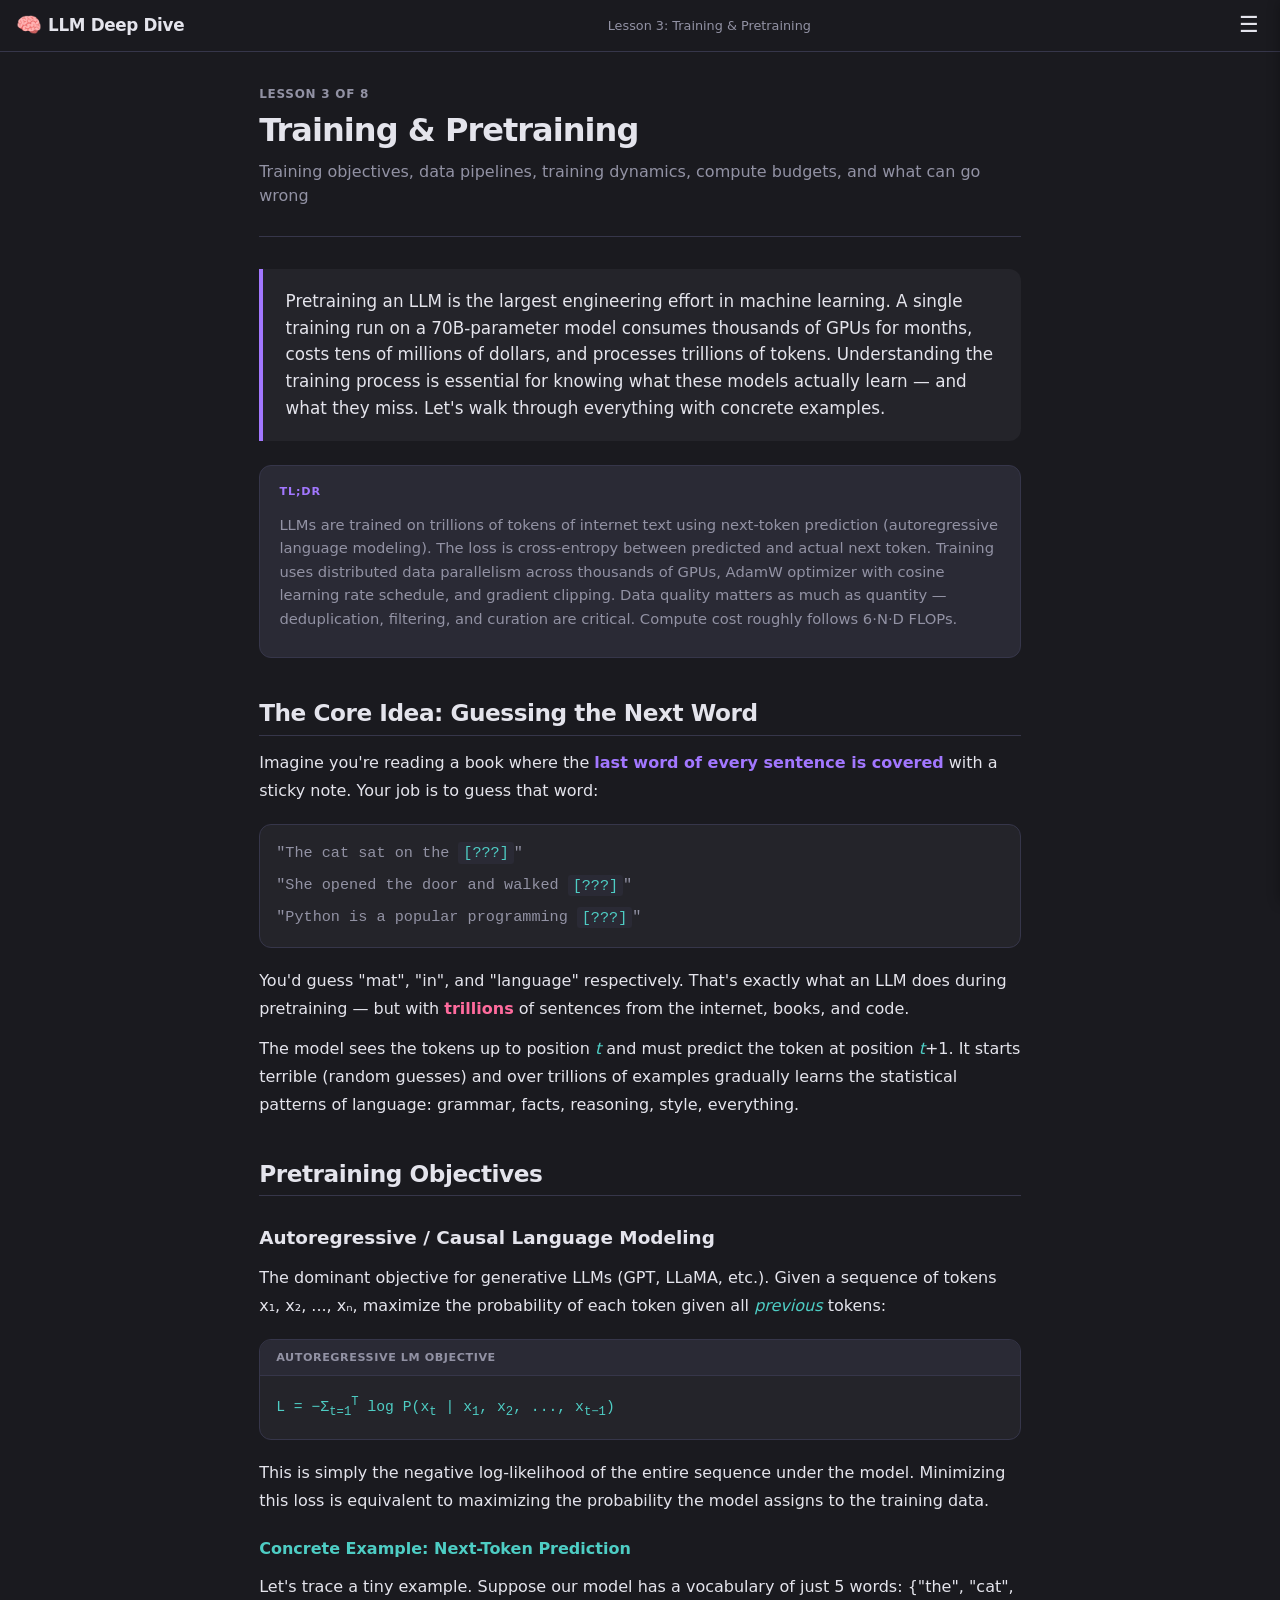
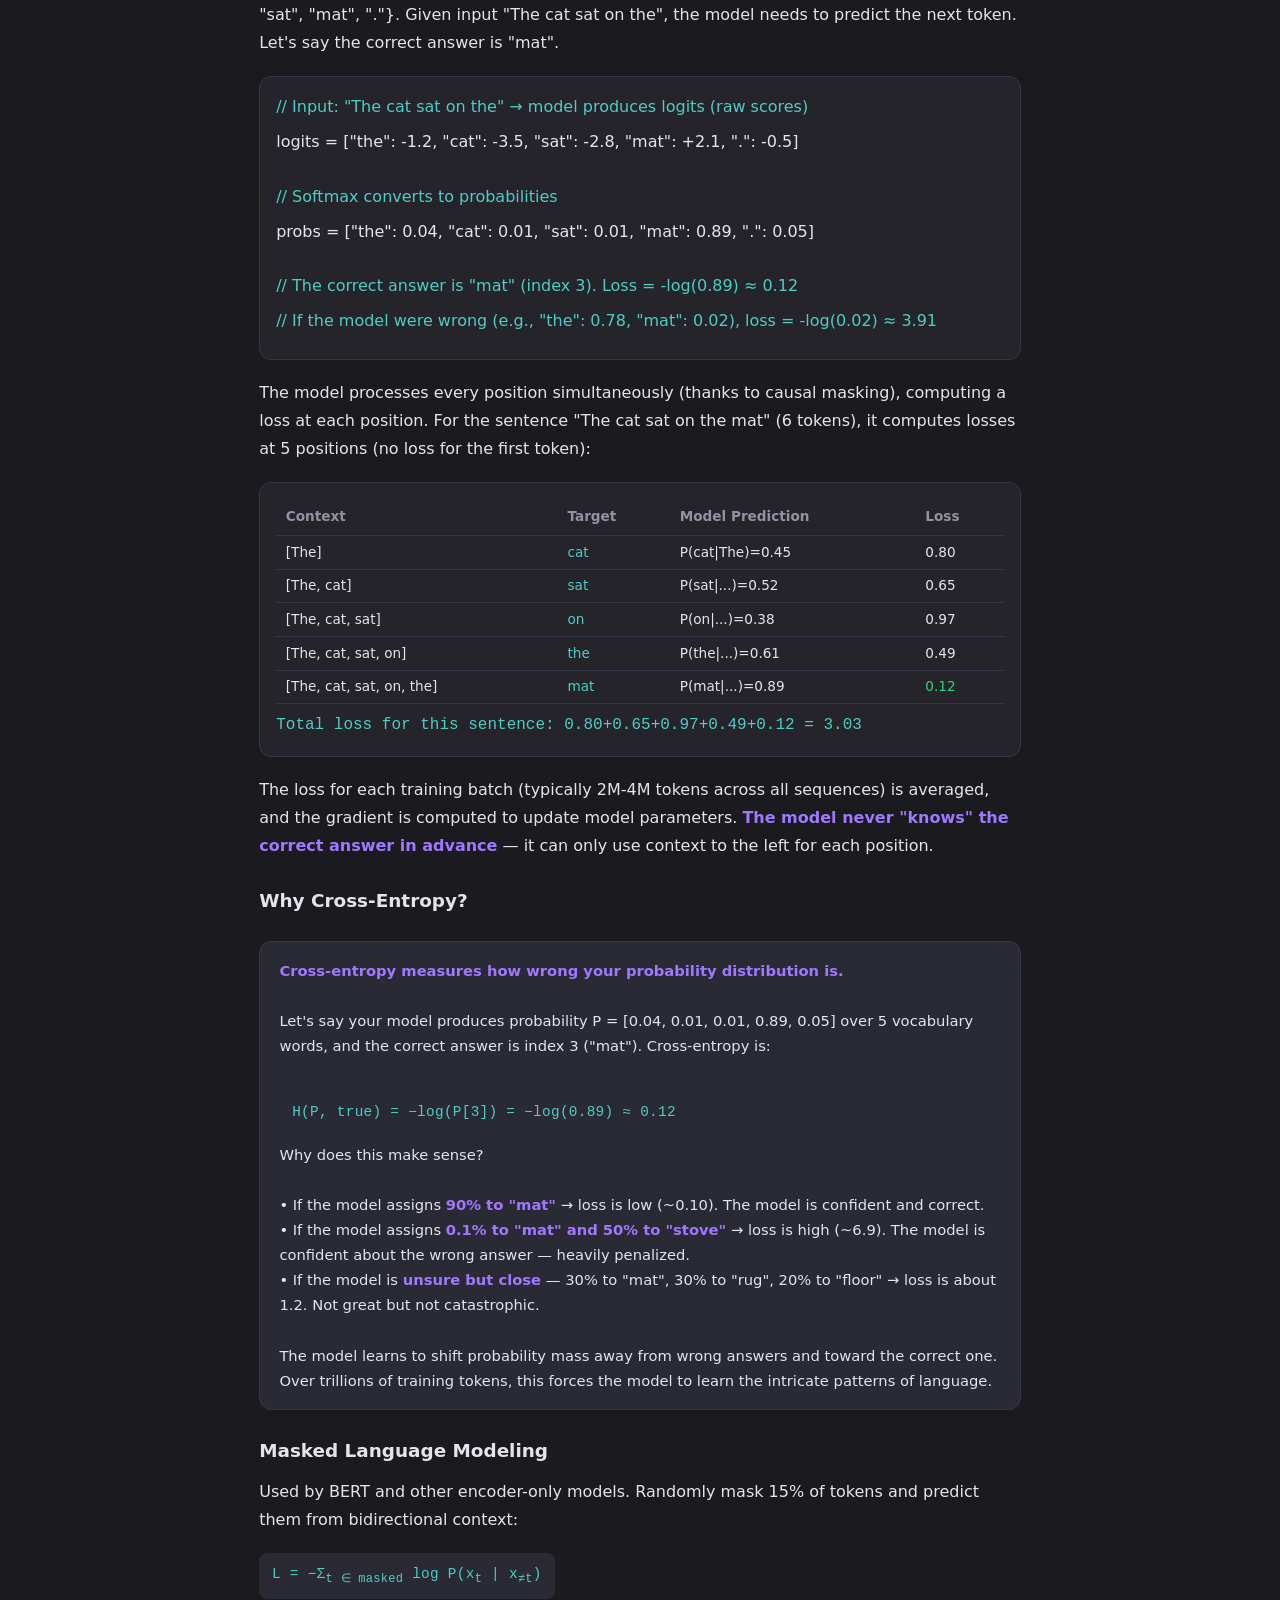
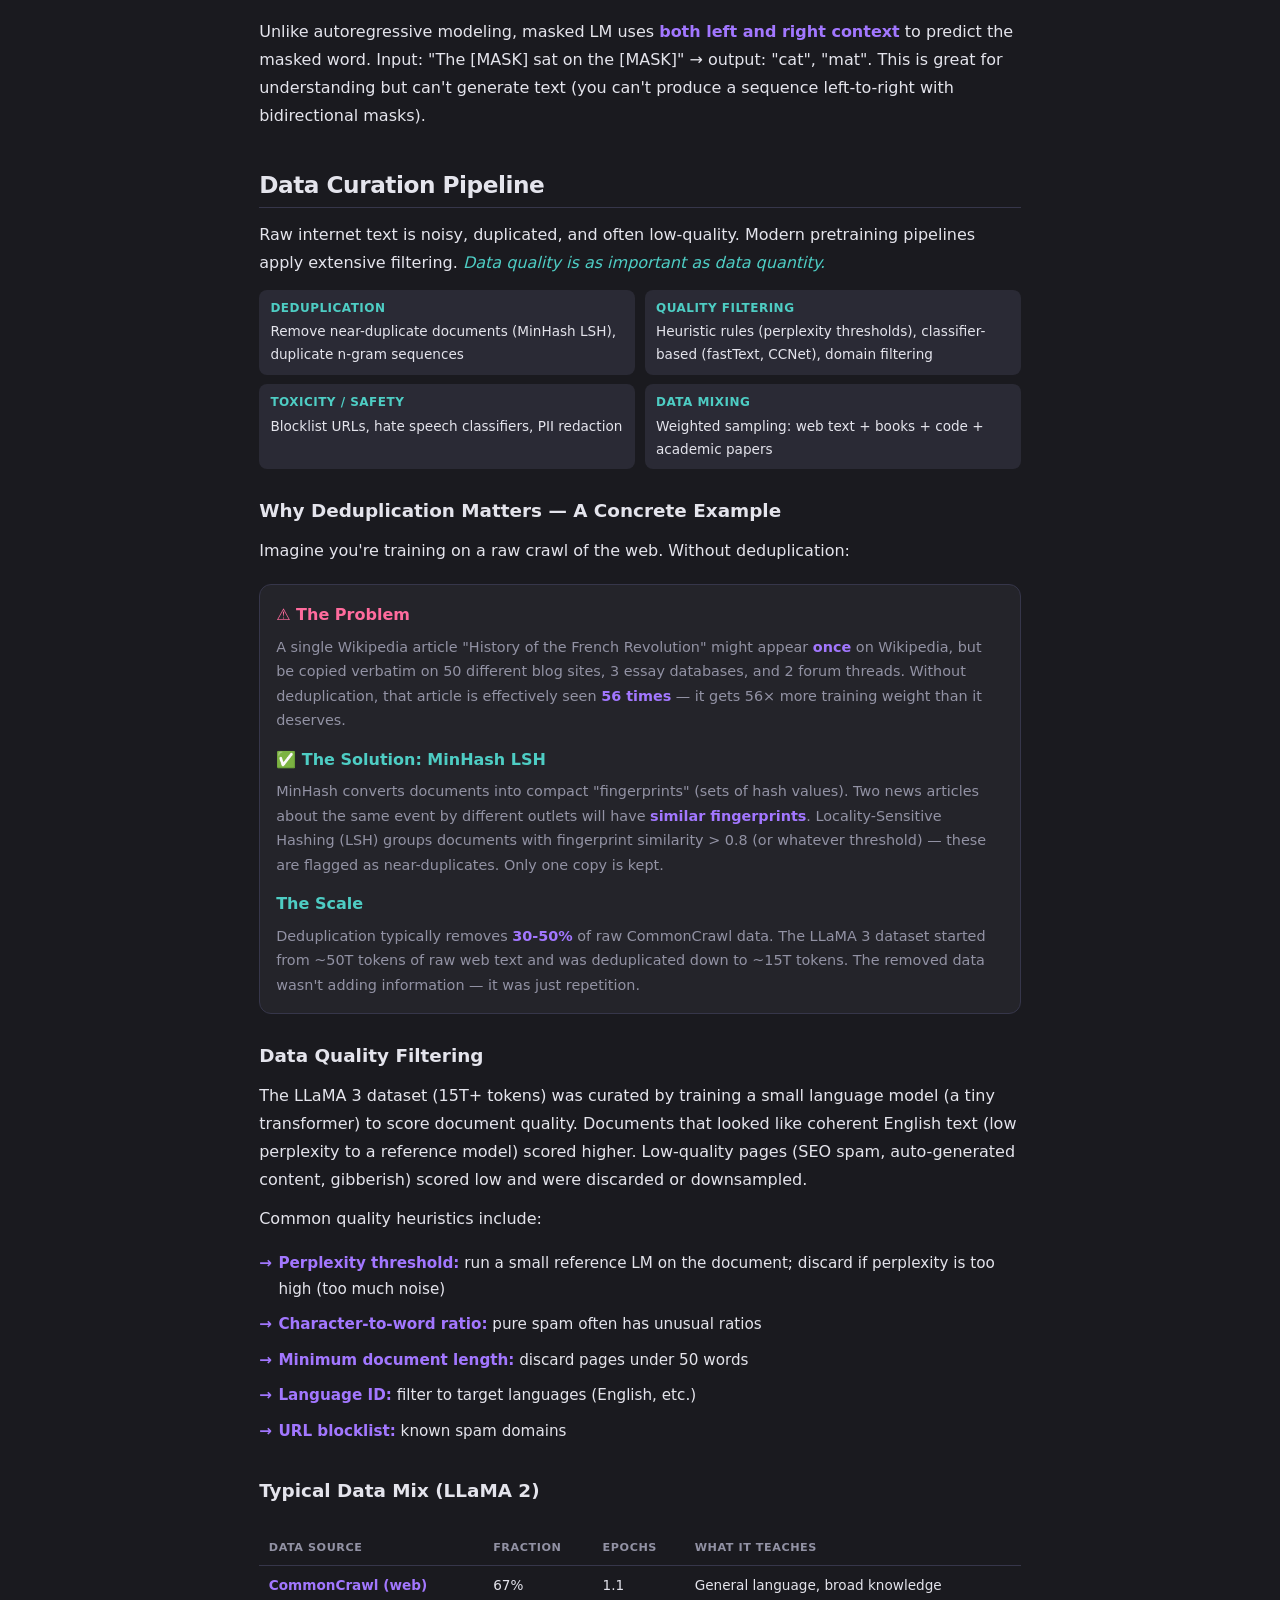
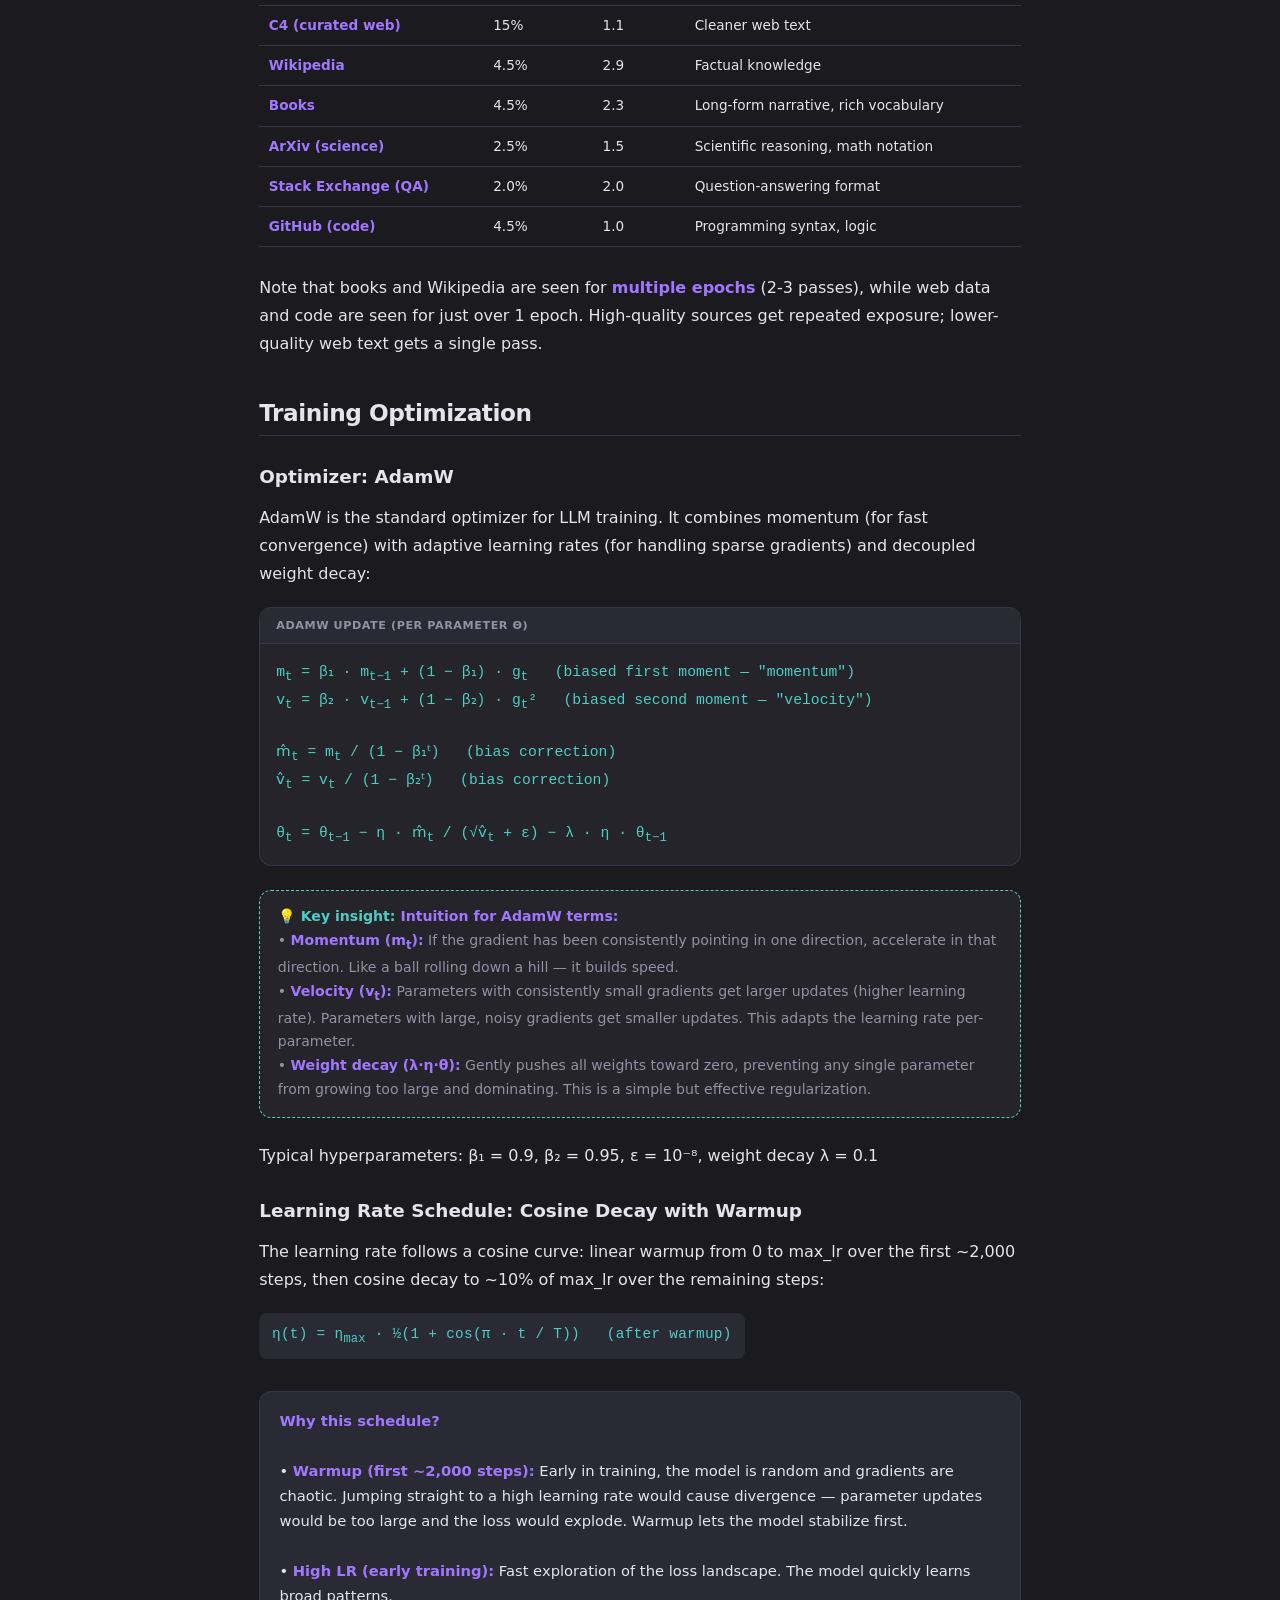
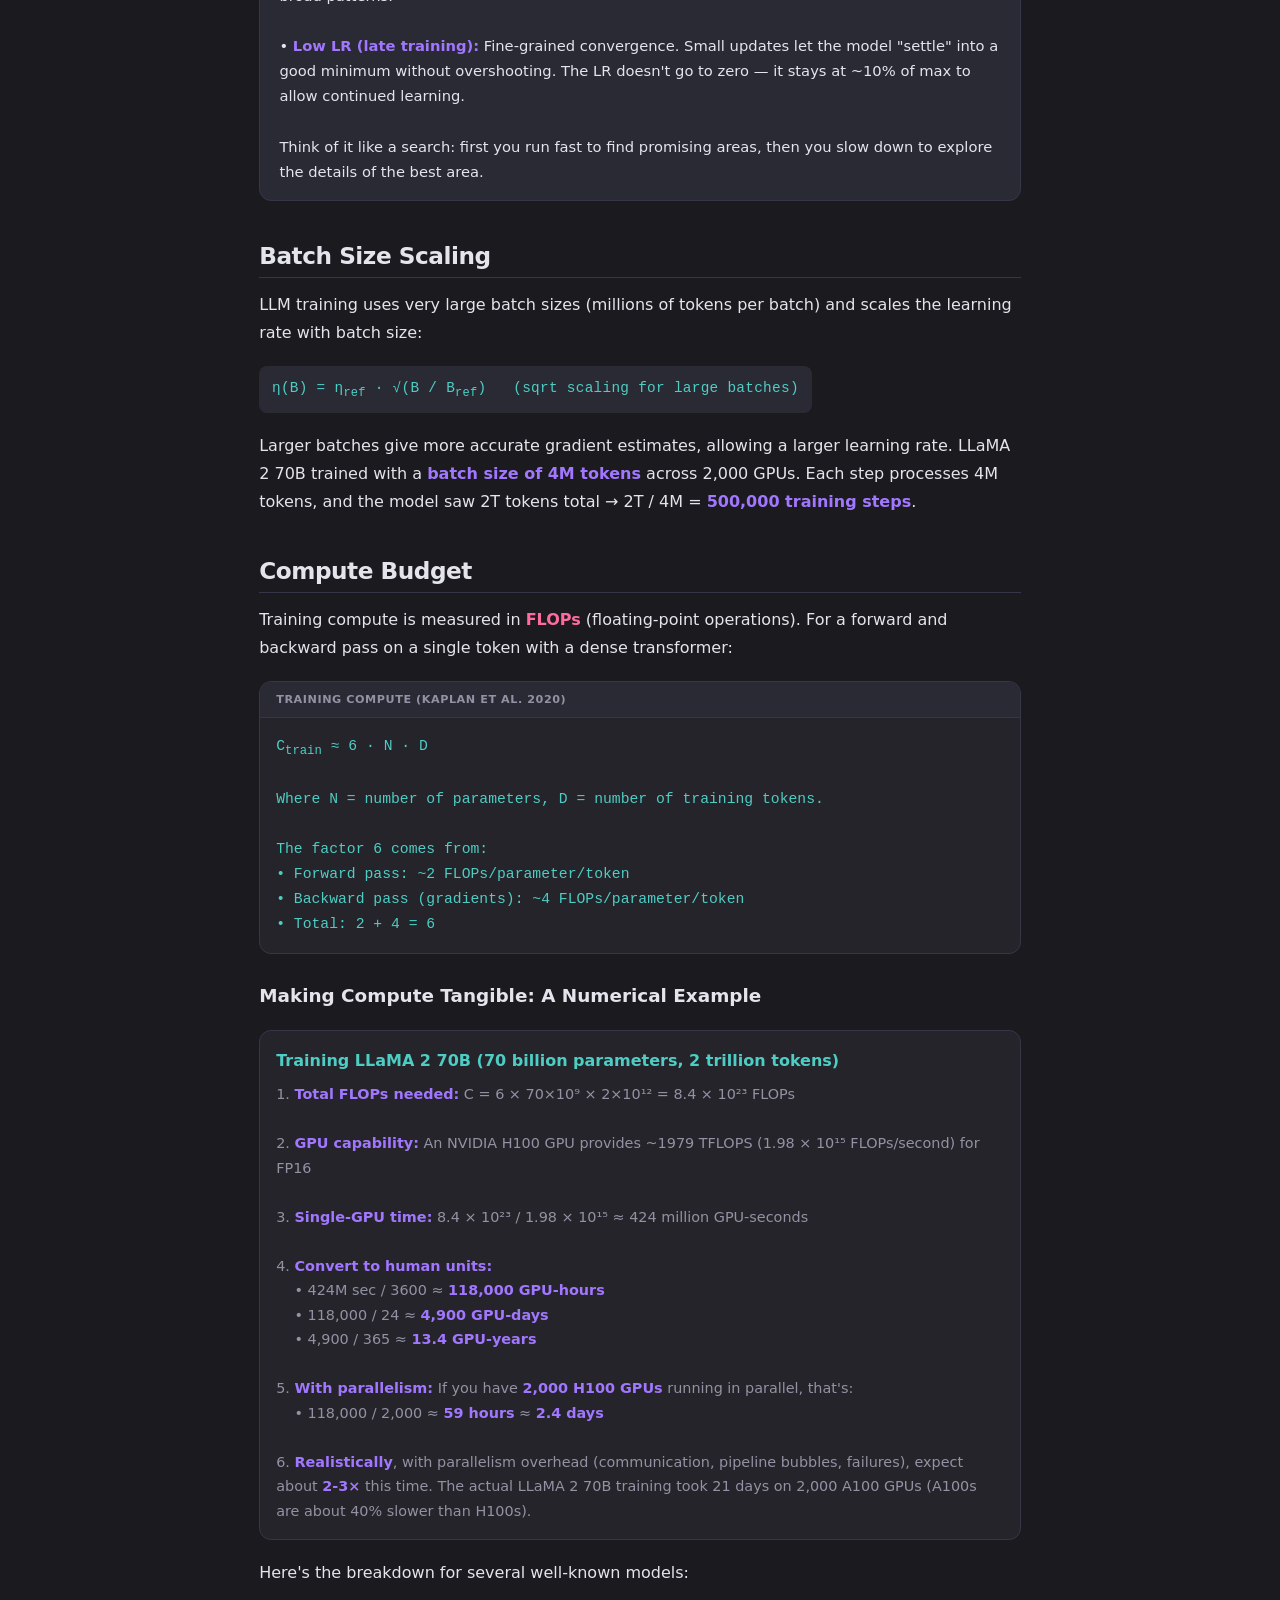
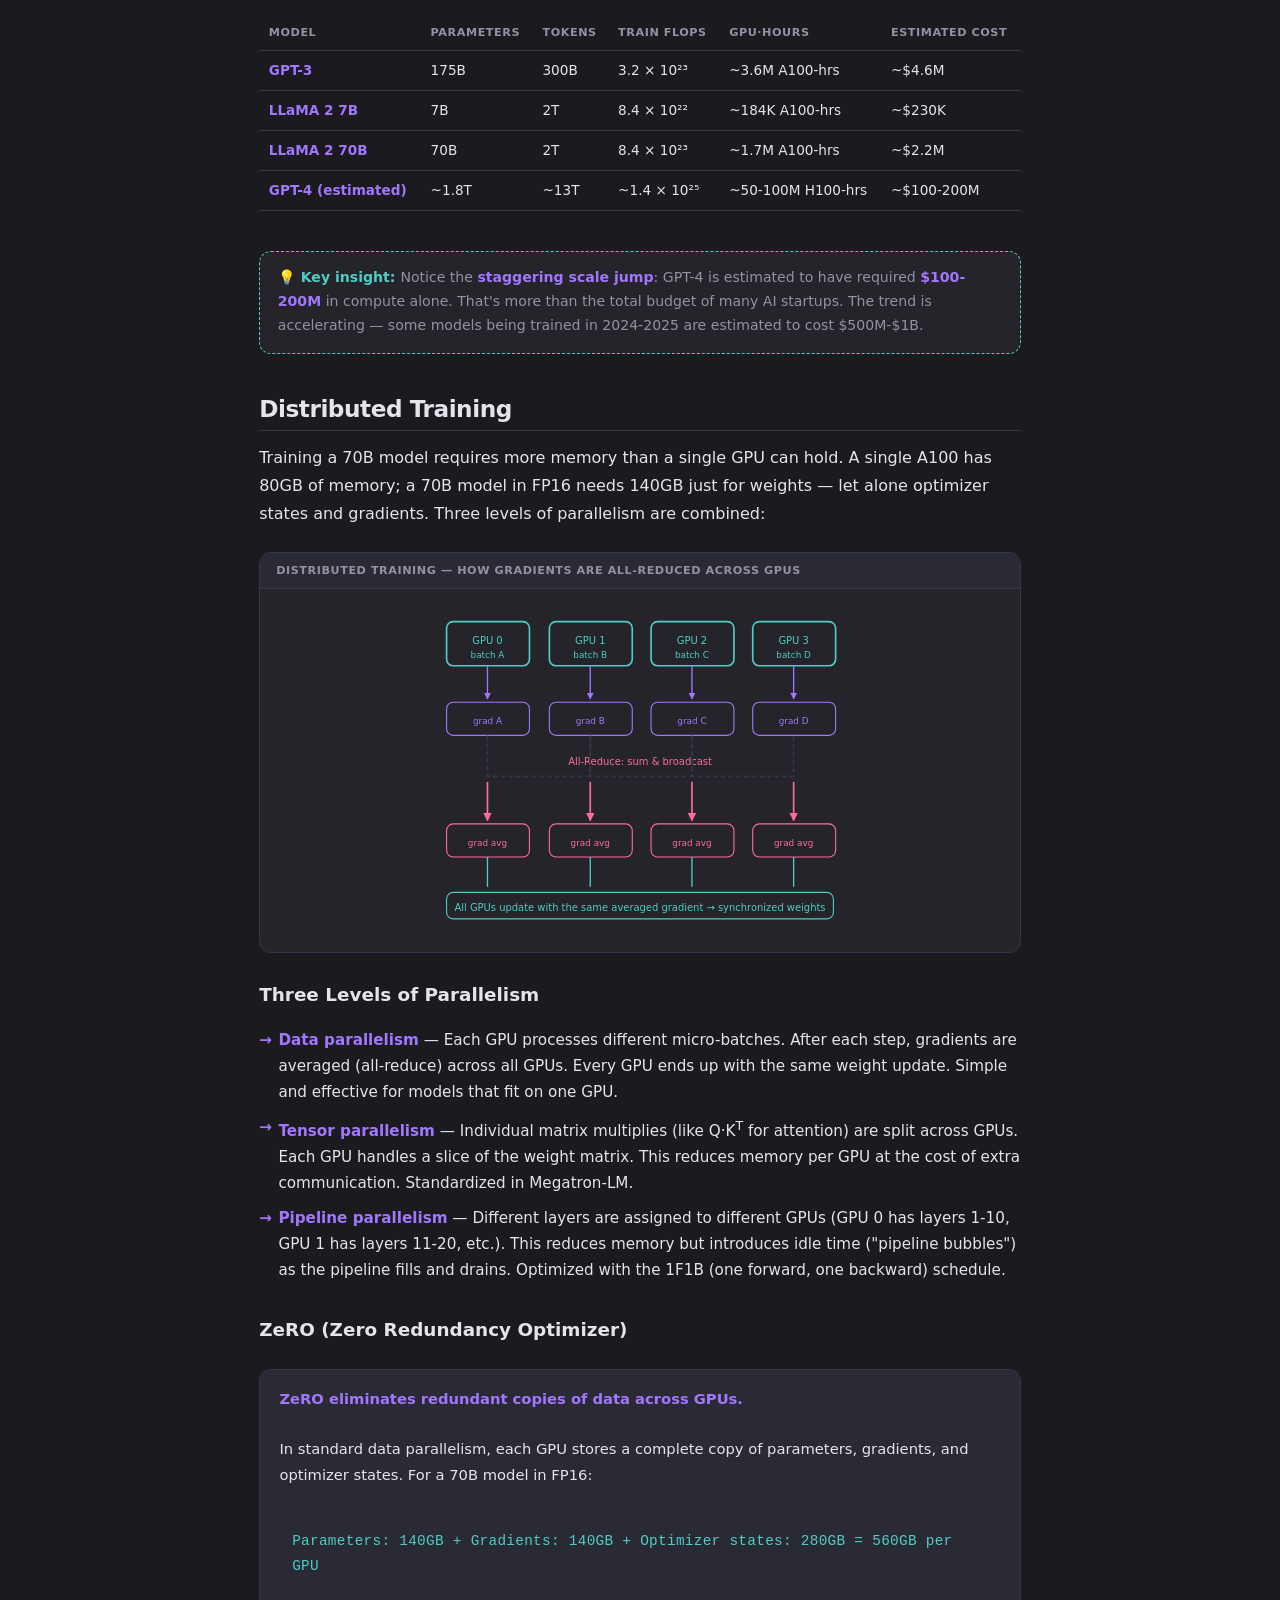
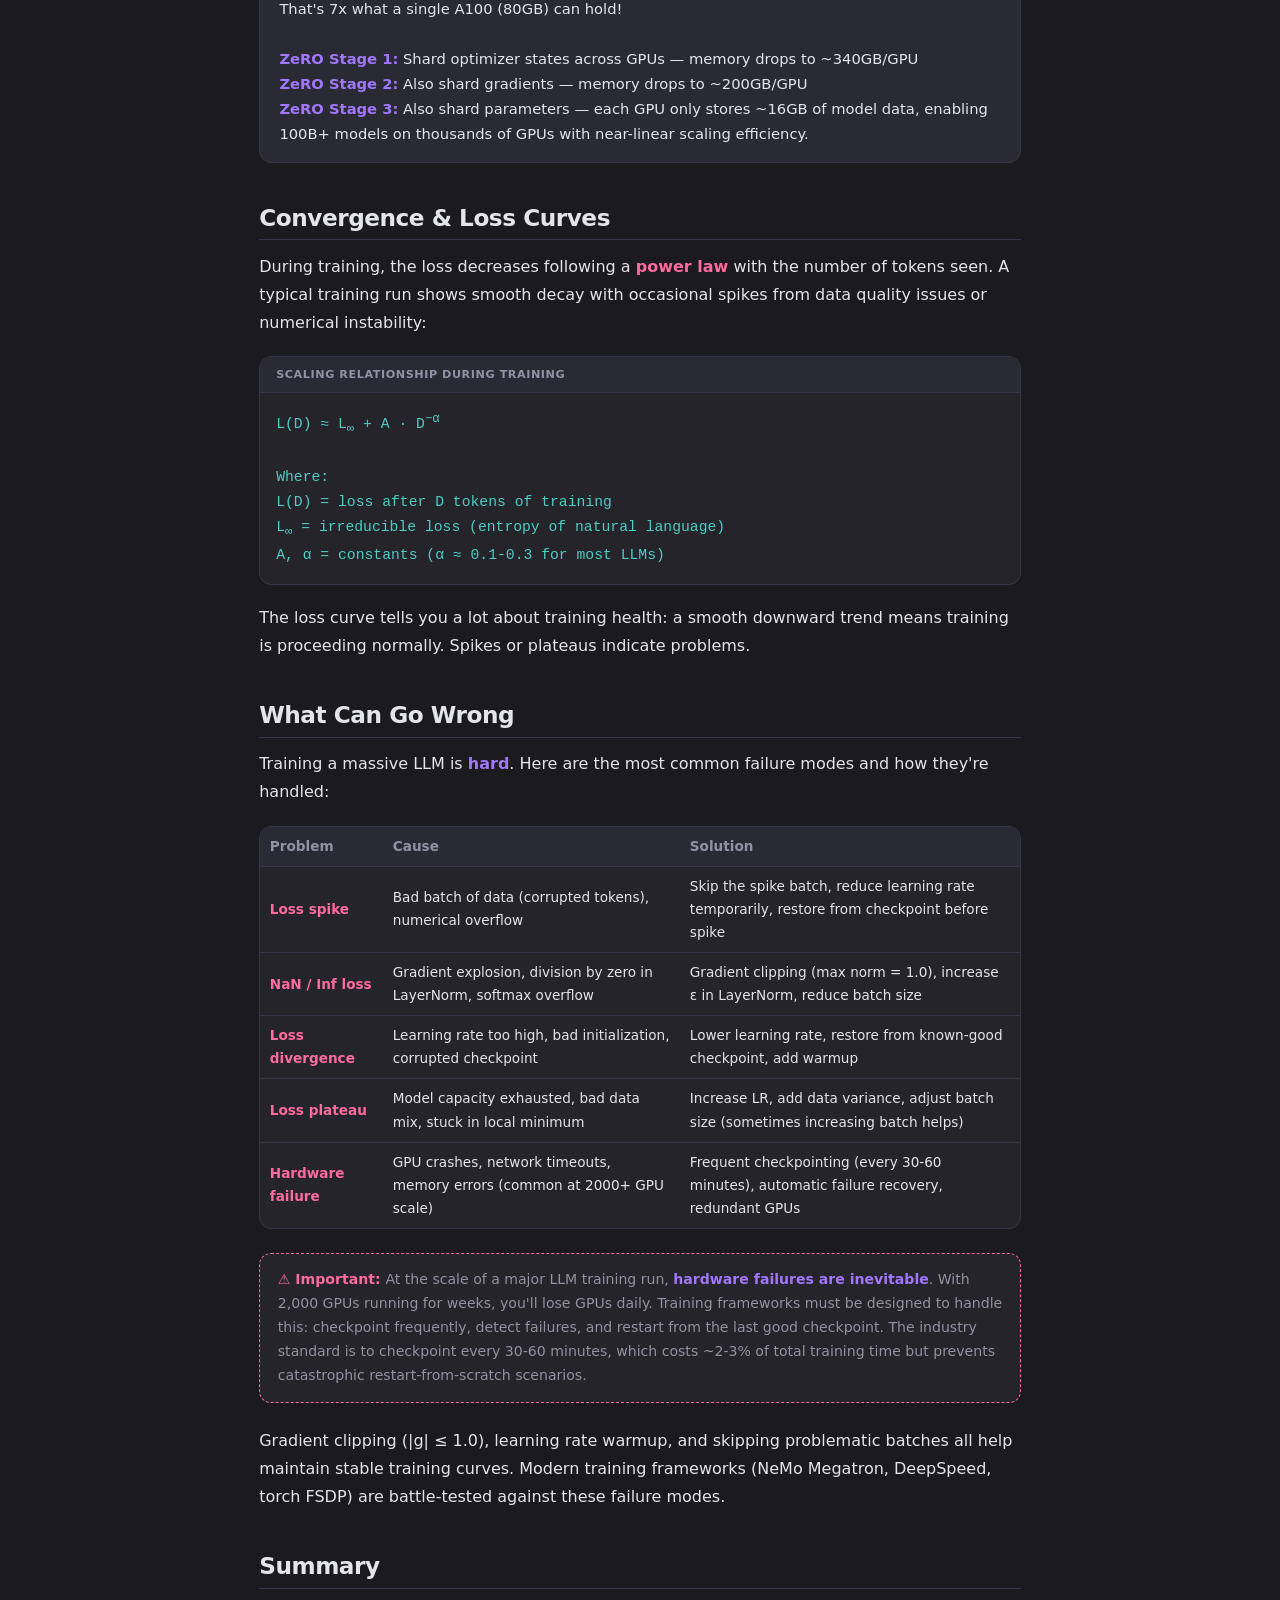
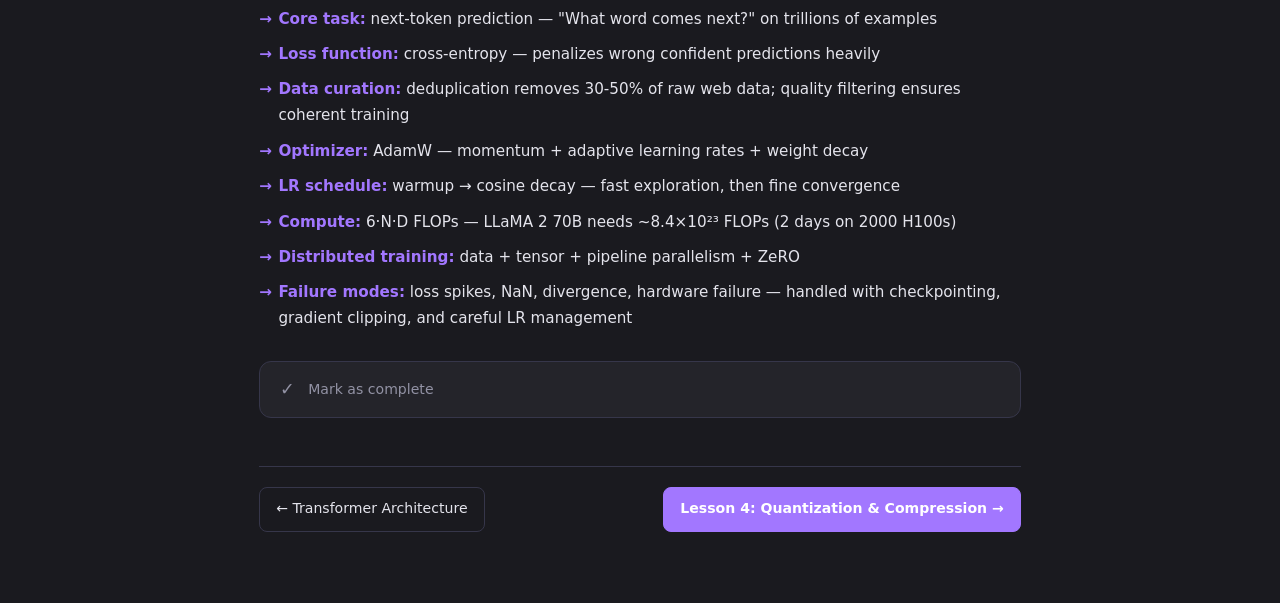
<file: lesson3.html>
<!DOCTYPE html>
<html lang="en">
<head>
<meta charset="UTF-8">
<meta name="viewport" content="width=device-width, initial-scale=1.0">
<title>Lesson 3: Training &amp; Pretraining — LLM Deep Dive</title>
<link rel="stylesheet" href="assets/style.css">
</head>
<body data-lesson="3">

<nav class="top-nav">
  <a href="index.html" class="nav-brand"><span class="emoji">🧠</span> LLM Deep Dive</a>
  <span class="nav-lesson">Lesson 3: Training &amp; Pretraining</span>
  <button class="menu-btn" aria-label="Lessons">☰</button>
</nav>

<div class="drawer-overlay"></div>
<aside class="lesson-drawer">
  <div class="drawer-header"><h3>Course Syllabus</h3><button class="drawer-close">✕</button></div>
  <ul class="lesson-list">
    <li><a href="index.html"><span class="lesson-num">🏠</span>Home</a></li>
    <li><a href="lesson1.html"><span class="lesson-num">01</span>Tokenization &amp; Embeddings <span class="lesson-check" data-lesson="1"></span></a></li>
    <li><a href="lesson2.html"><span class="lesson-num">02</span>The Transformer Architecture <span class="lesson-check" data-lesson="2"></span></a></li>
    <li><a href="lesson3.html" class="active"><span class="lesson-num">03</span>Training &amp; Pretraining <span class="lesson-check" data-lesson="3"></span></a></li>
    <li><a href="lesson4.html"><span class="lesson-num">04</span>Quantization &amp; Compression <span class="lesson-check" data-lesson="4"></span></a></li>
    <li><a href="lesson5.html"><span class="lesson-num">05</span>Inference &amp; Deployment <span class="lesson-check" data-lesson="5"></span></a></li>
    <li><a href="lesson6.html"><span class="lesson-num">06</span>Scaling Laws <span class="lesson-check" data-lesson="6"></span></a></li>
    <li><a href="lesson7.html"><span class="lesson-num">07</span>Alignment &amp; Instruction <span class="lesson-check" data-lesson="7"></span></a></li>
    <li><a href="lesson8.html"><span class="lesson-num">08</span>Modern Variants <span class="lesson-check" data-lesson="8"></span></a></li>
  </ul>
  <div class="progress-bar"><div class="progress-bar-fill" style="width:0%"></div></div>
</aside>

<main class="container">
  <header class="lesson-header">
    <div class="lesson-meta">Lesson 3 of 8</div>
    <h1>Training &amp; Pretraining</h1>
    <p class="lesson-subtitle">Training objectives, data pipelines, training dynamics, compute budgets, and what can go wrong</p>
  </header>

  <div class="story-hook">
    Pretraining an LLM is the largest engineering effort in machine learning. A single training run on a 70B-parameter model consumes thousands of GPUs for months, costs tens of millions of dollars, and processes trillions of tokens. Understanding the training process is essential for knowing what these models actually learn — and what they miss. Let's walk through everything with concrete examples.
  </div>

  <div class="tldr">
    <div class="tldr-label">TL;DR</div>
    <p>LLMs are trained on trillions of tokens of internet text using next-token prediction (autoregressive language modeling). The loss is cross-entropy between predicted and actual next token. Training uses distributed data parallelism across thousands of GPUs, AdamW optimizer with cosine learning rate schedule, and gradient clipping. Data quality matters as much as quantity — deduplication, filtering, and curation are critical. Compute cost roughly follows 6·N·D FLOPs.</p>
  </div>

  <h2 id="intuitive-objective">The Core Idea: Guessing the Next Word</h2>

  <p>Imagine you're reading a book where the <strong>last word of every sentence is covered</strong> with a sticky note. Your job is to guess that word:</p>

  <div style="background:var(--bg-card);border:1px solid var(--border);border-radius:var(--radius);padding:1rem;margin:1.2rem 0;font-family:var(--font-mono);font-size:0.95rem;">
    <div style="color:var(--text-muted);">"The cat sat on the <span style="background:var(--bg-accent);color:var(--accent3);padding:0.1rem 0.3rem;border-radius:3px;">[???]</span>"</div>
    <div style="color:var(--text-muted);margin-top:0.4rem;">"She opened the door and walked <span style="background:var(--bg-accent);color:var(--accent3);padding:0.1rem 0.3rem;border-radius:3px;">[???]</span>"</div>
    <div style="color:var(--text-muted);margin-top:0.4rem;">"Python is a popular programming <span style="background:var(--bg-accent);color:var(--accent3);padding:0.1rem 0.3rem;border-radius:3px;">[???]</span>"</div>
  </div>

  <p>You'd guess "mat", "in", and "language" respectively. That's exactly what an LLM does during pretraining — but with <span class="key-term">trillions</span> of sentences from the internet, books, and code.</p>

  <p>The model sees the tokens up to position <em>t</em> and must predict the token at position <em>t</em>+1. It starts terrible (random guesses) and over trillions of examples gradually learns the statistical patterns of language: grammar, facts, reasoning, style, everything.</p>

  <h2 id="objectives">Pretraining Objectives</h2>

  <h3>Autoregressive / Causal Language Modeling</h3>
  <p>The dominant objective for generative LLMs (GPT, LLaMA, etc.). Given a sequence of tokens x₁, x₂, ..., xₙ, maximize the probability of each token given all <em>previous</em> tokens:</p>

  <div class="math-block">
    <div class="math-block-header">Autoregressive LM Objective</div>
    <div class="math-block-body">
      L = −Σ<sub>t=1</sub><sup>T</sup> log P(x<sub>t</sub> | x<sub>1</sub>, x<sub>2</sub>, ..., x<sub>t−1</sub>)
    </div>
  </div>

  <p>This is simply the negative log-likelihood of the entire sequence under the model. Minimizing this loss is equivalent to maximizing the probability the model assigns to the training data.</p>

  <h4>Concrete Example: Next-Token Prediction</h4>

  <p>Let's trace a tiny example. Suppose our model has a vocabulary of just 5 words: {"the", "cat", "sat", "mat", "."}. Given input "The cat sat on the", the model needs to predict the next token. Let's say the correct answer is "mat".</p>

  <div style="background:var(--bg-card);border:1px solid var(--border);border-radius:var(--radius);padding:1rem;margin:1.2rem 0;overflow-x:auto;">
    <div style="color:var(--accent3);margin-bottom:0.5rem;">// Input: "The cat sat on the" → model produces logits (raw scores)</div>
    <div style="color:var(--text);">logits = ["the": -1.2, "cat": -3.5, "sat": -2.8, "mat": +2.1, ".": -0.5]</div>
    <br>
    <div style="color:var(--accent3);margin-bottom:0.5rem;">// Softmax converts to probabilities</div>
    <div style="color:var(--text);">probs = ["the": 0.04, "cat": 0.01, "sat": 0.01, "mat": 0.89, ".": 0.05]</div>
    <br>
    <div style="color:var(--accent3);margin-bottom:0.5rem;">// The correct answer is "mat" (index 3). Loss = -log(0.89) ≈ 0.12</div>
    <div style="color:var(--accent3);margin-bottom:0.5rem;">// If the model were wrong (e.g., "the": 0.78, "mat": 0.02), loss = -log(0.02) ≈ 3.91</div>
  </div>

  <p>The model processes every position simultaneously (thanks to causal masking), computing a loss at each position. For the sentence "The cat sat on the mat" (6 tokens), it computes losses at 5 positions (no loss for the first token):</p>

  <div style="background:var(--bg-card);border:1px solid var(--border);border-radius:var(--radius);padding:1rem;margin:1.2rem 0;overflow-x:auto;">
    <table style="width:100%;border-collapse:collapse;font-size:0.85rem;">
      <thead><tr>
        <th style="text-align:left;padding:0.4rem 0.6rem;color:var(--text-muted);border-bottom:1px solid var(--border);">Context</th>
        <th style="text-align:left;padding:0.4rem 0.6rem;color:var(--text-muted);border-bottom:1px solid var(--border);">Target</th>
        <th style="text-align:left;padding:0.4rem 0.6rem;color:var(--text-muted);border-bottom:1px solid var(--border);">Model Prediction</th>
        <th style="text-align:left;padding:0.4rem 0.6rem;color:var(--text-muted);border-bottom:1px solid var(--border);">Loss</th>
      </tr></thead>
      <tbody>
        <tr style="color:var(--text);"><td style="padding:0.3rem 0.6rem;border-bottom:1px solid var(--border);">[The]</td><td style="padding:0.3rem 0.6rem;border-bottom:1px solid var(--border);color:var(--accent3);">cat</td><td style="padding:0.3rem 0.6rem;border-bottom:1px solid var(--border);">P(cat|The)=0.45</td><td style="padding:0.3rem 0.6rem;border-bottom:1px solid var(--border);">0.80</td></tr>
        <tr style="color:var(--text);"><td style="padding:0.3rem 0.6rem;border-bottom:1px solid var(--border);">[The, cat]</td><td style="padding:0.3rem 0.6rem;border-bottom:1px solid var(--border);color:var(--accent3);">sat</td><td style="padding:0.3rem 0.6rem;border-bottom:1px solid var(--border);">P(sat|...)=0.52</td><td style="padding:0.3rem 0.6rem;border-bottom:1px solid var(--border);">0.65</td></tr>
        <tr style="color:var(--text);"><td style="padding:0.3rem 0.6rem;border-bottom:1px solid var(--border);">[The, cat, sat]</td><td style="padding:0.3rem 0.6rem;border-bottom:1px solid var(--border);color:var(--accent3);">on</td><td style="padding:0.3rem 0.6rem;border-bottom:1px solid var(--border);">P(on|...)=0.38</td><td style="padding:0.3rem 0.6rem;border-bottom:1px solid var(--border);">0.97</td></tr>
        <tr style="color:var(--text);"><td style="padding:0.3rem 0.6rem;border-bottom:1px solid var(--border);">[The, cat, sat, on]</td><td style="padding:0.3rem 0.6rem;border-bottom:1px solid var(--border);color:var(--accent3);">the</td><td style="padding:0.3rem 0.6rem;border-bottom:1px solid var(--border);">P(the|...)=0.61</td><td style="padding:0.3rem 0.6rem;border-bottom:1px solid var(--border);">0.49</td></tr>
        <tr style="color:var(--text);"><td style="padding:0.3rem 0.6rem;border-bottom:1px solid var(--border);">[The, cat, sat, on, the]</td><td style="padding:0.3rem 0.6rem;border-bottom:1px solid var(--border);color:var(--accent3);">mat</td><td style="padding:0.3rem 0.6rem;border-bottom:1px solid var(--border);">P(mat|...)=0.89</td><td style="padding:0.3rem 0.6rem;border-bottom:1px solid var(--border);color:var(--success);">0.12</td></tr>
      </tbody>
    </table>
    <div style="margin-top:0.5rem;color:var(--accent3);font-family:var(--font-mono);">Total loss for this sentence: 0.80+0.65+0.97+0.49+0.12 = 3.03</div>
  </div>

  <p>The loss for each training batch (typically 2M-4M tokens across all sequences) is averaged, and the gradient is computed to update model parameters. <strong>The model never "knows" the correct answer in advance</strong> — it can only use context to the left for each position.</p>

  <h3>Why Cross-Entropy?</h3>

  <div class="callout">
    <strong>Cross-entropy measures how wrong your probability distribution is.</strong><br><br>
    Let's say your model produces probability P = [0.04, 0.01, 0.01, 0.89, 0.05] over 5 vocabulary words, and the correct answer is index 3 ("mat"). Cross-entropy is:<br><br>
    <div class="formula">H(P, true) = −log(P[3]) = −log(0.89) ≈ 0.12</div><br>
    Why does this make sense?<br><br>
    • If the model assigns <strong>90% to "mat"</strong> → loss is low (~0.10). The model is confident and correct.<br>
    • If the model assigns <strong>0.1% to "mat" and 50% to "stove"</strong> → loss is high (~6.9). The model is confident about the wrong answer — heavily penalized.<br>
    • If the model is <strong>unsure but close</strong> — 30% to "mat", 30% to "rug", 20% to "floor" → loss is about 1.2. Not great but not catastrophic.<br><br>
    The model learns to shift probability mass away from wrong answers and toward the correct one. Over trillions of training tokens, this forces the model to learn the intricate patterns of language.
  </div>

  <h3>Masked Language Modeling</h3>
  <p>Used by BERT and other encoder-only models. Randomly mask 15% of tokens and predict them from bidirectional context:</p>
  <div class="formula">L = −Σ<sub>t ∈ masked</sub> log P(x<sub>t</sub> | x<sub>≠t</sub>)</div>

  <p>Unlike autoregressive modeling, masked LM uses <strong>both left and right context</strong> to predict the masked word. Input: "The [MASK] sat on the [MASK]" → output: "cat", "mat". This is great for understanding but can't generate text (you can't produce a sequence left-to-right with bidirectional masks).</p>

  <h2 id="data">Data Curation Pipeline</h2>
  <p>Raw internet text is noisy, duplicated, and often low-quality. Modern pretraining pipelines apply extensive filtering. <em>Data quality is as important as data quantity.</em></p>

  <div class="info-grid">
    <div class="info-item"><strong>Deduplication</strong>Remove near-duplicate documents (MinHash LSH), duplicate n-gram sequences</div>
    <div class="info-item"><strong>Quality filtering</strong>Heuristic rules (perplexity thresholds), classifier-based (fastText, CCNet), domain filtering</div>
    <div class="info-item"><strong>Toxicity / Safety</strong>Blocklist URLs, hate speech classifiers, PII redaction</div>
    <div class="info-item"><strong>Data mixing</strong>Weighted sampling: web text + books + code + academic papers</div>
  </div>

  <h3>Why Deduplication Matters — A Concrete Example</h3>

  <p>Imagine you're training on a raw crawl of the web. Without deduplication:</p>

  <div style="background:var(--bg-card);border:1px solid var(--border);border-radius:var(--radius);padding:1rem;margin:1.2rem 0;">
    <div style="color:var(--accent2);font-weight:600;margin-bottom:0.4rem;">⚠️ The Problem</div>
    <div style="color:var(--text-muted);font-size:0.9rem;">A single Wikipedia article "History of the French Revolution" might appear <strong>once</strong> on Wikipedia, but be copied verbatim on 50 different blog sites, 3 essay databases, and 2 forum threads. Without deduplication, that article is effectively seen <strong>56 times</strong> — it gets 56× more training weight than it deserves.</div>

    <div style="color:var(--accent3);font-weight:600;margin-top:0.8rem;margin-bottom:0.4rem;">✅ The Solution: MinHash LSH</div>
    <div style="color:var(--text-muted);font-size:0.9rem;">MinHash converts documents into compact "fingerprints" (sets of hash values). Two news articles about the same event by different outlets will have <strong>similar fingerprints</strong>. Locality-Sensitive Hashing (LSH) groups documents with fingerprint similarity > 0.8 (or whatever threshold) — these are flagged as near-duplicates. Only one copy is kept.</div>

    <div style="color:var(--accent3);font-weight:600;margin-top:0.8rem;margin-bottom:0.4rem;">The Scale</div>
    <div style="color:var(--text-muted);font-size:0.9rem;">Deduplication typically removes <strong>30-50%</strong> of raw CommonCrawl data. The LLaMA 3 dataset started from ~50T tokens of raw web text and was deduplicated down to ~15T tokens. The removed data wasn't adding information — it was just repetition.</div>
  </div>

  <h3>Data Quality Filtering</h3>

  <p>The LLaMA 3 dataset (15T+ tokens) was curated by training a small language model (a tiny transformer) to score document quality. Documents that looked like coherent English text (low perplexity to a reference model) scored higher. Low-quality pages (SEO spam, auto-generated content, gibberish) scored low and were discarded or downsampled.</p>

  <p>Common quality heuristics include:</p>
  <ul class="content-list">
    <li><strong>Perplexity threshold:</strong> run a small reference LM on the document; discard if perplexity is too high (too much noise)</li>
    <li><strong>Character-to-word ratio:</strong> pure spam often has unusual ratios</li>
    <li><strong>Minimum document length:</strong> discard pages under 50 words</li>
    <li><strong>Language ID:</strong> filter to target languages (English, etc.)</li>
    <li><strong>URL blocklist:</strong> known spam domains</li>
  </ul>

  <h3>Typical Data Mix (LLaMA 2)</h3>
  <div style="overflow-x:auto;">
  <table class="styled-table">
    <thead><tr><th>Data Source</th><th>Fraction</th><th>Epochs</th><th>What it teaches</th></tr></thead>
    <tbody>
      <tr><td>CommonCrawl (web)</td><td>67%</td><td>1.1</td><td>General language, broad knowledge</td></tr>
      <tr><td>C4 (curated web)</td><td>15%</td><td>1.1</td><td>Cleaner web text</td></tr>
      <tr><td>Wikipedia</td><td>4.5%</td><td>2.9</td><td>Factual knowledge</td></tr>
      <tr><td>Books</td><td>4.5%</td><td>2.3</td><td>Long-form narrative, rich vocabulary</td></tr>
      <tr><td>ArXiv (science)</td><td>2.5%</td><td>1.5</td><td>Scientific reasoning, math notation</td></tr>
      <tr><td>Stack Exchange (QA)</td><td>2.0%</td><td>2.0</td><td>Question-answering format</td></tr>
      <tr><td>GitHub (code)</td><td>4.5%</td><td>1.0</td><td>Programming syntax, logic</td></tr>
    </tbody>
  </table>
  </div>

  <p>Note that books and Wikipedia are seen for <strong>multiple epochs</strong> (2-3 passes), while web data and code are seen for just over 1 epoch. High-quality sources get repeated exposure; lower-quality web text gets a single pass.</p>

  <h2 id="optimization">Training Optimization</h2>

  <h3>Optimizer: AdamW</h3>
  <p>AdamW is the standard optimizer for LLM training. It combines momentum (for fast convergence) with adaptive learning rates (for handling sparse gradients) and decoupled weight decay:</p>

  <div class="math-block">
    <div class="math-block-header">AdamW Update (per parameter θ)</div>
    <div class="math-block-body">
      m<sub>t</sub> = β₁ · m<sub>t−1</sub> + (1 − β₁) · g<sub>t</sub> &nbsp; (biased first moment — "momentum")<br>
      v<sub>t</sub> = β₂ · v<sub>t−1</sub> + (1 − β₂) · g<sub>t</sub>² &nbsp; (biased second moment — "velocity")<br><br>
      m̂<sub>t</sub> = m<sub>t</sub> / (1 − β₁ᵗ) &nbsp; (bias correction)<br>
      v̂<sub>t</sub> = v<sub>t</sub> / (1 − β₂ᵗ) &nbsp; (bias correction)<br><br>
      θ<sub>t</sub> = θ<sub>t−1</sub> − η · m̂<sub>t</sub> / (√v̂<sub>t</sub> + ε) − λ · η · θ<sub>t−1</sub>
    </div>
  </div>

  <div class="callout-tip">
    <strong>Intuition for AdamW terms:</strong><br>
    • <strong>Momentum (m<sub>t</sub>):</strong> If the gradient has been consistently pointing in one direction, accelerate in that direction. Like a ball rolling down a hill — it builds speed.<br>
    • <strong>Velocity (v<sub>t</sub>):</strong> Parameters with consistently small gradients get larger updates (higher learning rate). Parameters with large, noisy gradients get smaller updates. This adapts the learning rate per-parameter.<br>
    • <strong>Weight decay (λ·η·θ):</strong> Gently pushes all weights toward zero, preventing any single parameter from growing too large and dominating. This is a simple but effective regularization.
  </div>

  <p>Typical hyperparameters: β₁ = 0.9, β₂ = 0.95, ε = 10⁻⁸, weight decay λ = 0.1</p>

  <h3>Learning Rate Schedule: Cosine Decay with Warmup</h3>
  <p>The learning rate follows a cosine curve: linear warmup from 0 to max_lr over the first ~2,000 steps, then cosine decay to ~10% of max_lr over the remaining steps:</p>
  <div class="formula">η(t) = η<sub>max</sub> · ½(1 + cos(π · t / T)) &nbsp; (after warmup)</div>

  <div class="callout">
    <strong>Why this schedule?</strong><br><br>
    • <strong>Warmup (first ~2,000 steps):</strong> Early in training, the model is random and gradients are chaotic. Jumping straight to a high learning rate would cause divergence — parameter updates would be too large and the loss would explode. Warmup lets the model stabilize first.<br><br>
    • <strong>High LR (early training):</strong> Fast exploration of the loss landscape. The model quickly learns broad patterns.<br><br>
    • <strong>Low LR (late training):</strong> Fine-grained convergence. Small updates let the model "settle" into a good minimum without overshooting. The LR doesn't go to zero — it stays at ~10% of max to allow continued learning.<br><br>
    Think of it like a search: first you run fast to find promising areas, then you slow down to explore the details of the best area.
  </div>

  <h2 id="batch">Batch Size Scaling</h2>
  <p>LLM training uses very large batch sizes (millions of tokens per batch) and scales the learning rate with batch size:</p>

  <div class="formula">η(B) = η<sub>ref</sub> · √(B / B<sub>ref</sub>) &nbsp; (sqrt scaling for large batches)</div>

  <p>Larger batches give more accurate gradient estimates, allowing a larger learning rate. LLaMA 2 70B trained with a <strong>batch size of 4M tokens</strong> across 2,000 GPUs. Each step processes 4M tokens, and the model saw 2T tokens total → 2T / 4M = <strong>500,000 training steps</strong>.</p>

  <h2 id="compute">Compute Budget</h2>
  <p>Training compute is measured in <span class="key-term">FLOPs</span> (floating-point operations). For a forward and backward pass on a single token with a dense transformer:</p>

  <div class="math-block">
    <div class="math-block-header">Training Compute (Kaplan et al. 2020)</div>
    <div class="math-block-body">
      C<sub>train</sub> ≈ 6 · N · D<br><br>
      Where N = number of parameters, D = number of training tokens.<br><br>
      The factor 6 comes from:<br>
      • Forward pass: ~2 FLOPs/parameter/token<br>
      • Backward pass (gradients): ~4 FLOPs/parameter/token<br>
      • Total: 2 + 4 = 6
    </div>
  </div>

  <h3>Making Compute Tangible: A Numerical Example</h3>

  <div style="background:var(--bg-card);border:1px solid var(--border);border-radius:var(--radius);padding:1rem;margin:1.2rem 0;">
    <div style="color:var(--accent3);font-weight:600;margin-bottom:0.4rem;">Training LLaMA 2 70B (70 billion parameters, 2 trillion tokens)</div>

    <div style="color:var(--text-muted);font-size:0.9rem;margin-top:0.5rem;">
      1. <strong>Total FLOPs needed:</strong> C = 6 × 70×10⁹ × 2×10¹² = 8.4 × 10²³ FLOPs<br><br>
      2. <strong>GPU capability:</strong> An NVIDIA H100 GPU provides ~1979 TFLOPS (1.98 × 10¹⁵ FLOPs/second) for FP16<br><br>
      3. <strong>Single-GPU time:</strong> 8.4 × 10²³ / 1.98 × 10¹⁵ ≈ 424 million GPU-seconds<br><br>
      4. <strong>Convert to human units:</strong><br>
      &nbsp;&nbsp;&nbsp;&nbsp;• 424M sec / 3600 ≈ <strong>118,000 GPU-hours</strong><br>
      &nbsp;&nbsp;&nbsp;&nbsp;• 118,000 / 24 ≈ <strong>4,900 GPU-days</strong><br>
      &nbsp;&nbsp;&nbsp;&nbsp;• 4,900 / 365 ≈ <strong>13.4 GPU-years</strong><br><br>
      5. <strong>With parallelism:</strong> If you have <strong>2,000 H100 GPUs</strong> running in parallel, that's:<br>
      &nbsp;&nbsp;&nbsp;&nbsp;• 118,000 / 2,000 ≈ <strong>59 hours</strong> ≈ <strong>2.4 days</strong><br><br>
      6. <strong>Realistically</strong>, with parallelism overhead (communication, pipeline bubbles, failures), expect about <strong>2-3×</strong> this time. The actual LLaMA 2 70B training took 21 days on 2,000 A100 GPUs (A100s are about 40% slower than H100s).
    </div>
  </div>

  <p>Here's the breakdown for several well-known models:</p>

  <div style="overflow-x:auto;">
  <table class="styled-table">
    <thead><tr><th>Model</th><th>Parameters</th><th>Tokens</th><th>Train FLOPs</th><th>GPU·hours</th><th>Estimated cost</th></tr></thead>
    <tbody>
      <tr><td>GPT-3</td><td>175B</td><td>300B</td><td>3.2 × 10²³</td><td>~3.6M A100-hrs</td><td>~$4.6M</td></tr>
      <tr><td>LLaMA 2 7B</td><td>7B</td><td>2T</td><td>8.4 × 10²²</td><td>~184K A100-hrs</td><td>~$230K</td></tr>
      <tr><td>LLaMA 2 70B</td><td>70B</td><td>2T</td><td>8.4 × 10²³</td><td>~1.7M A100-hrs</td><td>~$2.2M</td></tr>
      <tr><td>GPT-4 (estimated)</td><td>~1.8T</td><td>~13T</td><td>~1.4 × 10²⁵</td><td>~50-100M H100-hrs</td><td>~$100-200M</td></tr>
    </tbody>
  </table>
  </div>

  <div class="callout-tip">
    Notice the <strong>staggering scale jump</strong>: GPT-4 is estimated to have required <strong>$100-200M</strong> in compute alone. That's more than the total budget of many AI startups. The trend is accelerating — some models being trained in 2024-2025 are estimated to cost $500M-$1B.
  </div>

  <h2 id="distributed">Distributed Training</h2>
  <p>Training a 70B model requires more memory than a single GPU can hold. A single A100 has 80GB of memory; a 70B model in FP16 needs 140GB just for weights — let alone optimizer states and gradients. Three levels of parallelism are combined:</p>

  <div class="diagram">
    <div class="diagram-header">Distributed Training — How Gradients Are All-Reduced Across GPUs</div>
    <div class="diagram-body">
      <svg viewBox="0 0 380 300" style="width:100%;max-width:420px;" role="img" aria-label="All-reduce gradient synchronization across 4 GPUs">
        <defs>
          <marker id="gArrow" viewBox="0 0 10 10" refX="9" refY="5" markerWidth="5" markerHeight="5" orient="auto">
            <path d="M0,0 L10,5 L0,10 Z" fill="#a277ff"/>
          </marker>
          <marker id="rArrow" viewBox="0 0 10 10" refX="9" refY="5" markerWidth="5" markerHeight="5" orient="auto">
            <path d="M0,0 L10,5 L0,10 Z" fill="#ff6b9d"/>
          </marker>
        </defs>

        <!-- 4 GPUs top row -->
        <rect x="15" y="15" width="75" height="40" rx="6" fill="#24242a" stroke="#4ecdc4" stroke-width="1.5"/>
        <text x="52" y="35" fill="#4ecdc4" font-size="9" text-anchor="middle" font-family="system-ui">GPU 0</text>
        <text x="52" y="48" fill="#4ecdc4" font-size="8" text-anchor="middle" font-family="system-ui">batch A</text>

        <rect x="108" y="15" width="75" height="40" rx="6" fill="#24242a" stroke="#4ecdc4" stroke-width="1.5"/>
        <text x="145" y="35" fill="#4ecdc4" font-size="9" text-anchor="middle" font-family="system-ui">GPU 1</text>
        <text x="145" y="48" fill="#4ecdc4" font-size="8" text-anchor="middle" font-family="system-ui">batch B</text>

        <rect x="200" y="15" width="75" height="40" rx="6" fill="#24242a" stroke="#4ecdc4" stroke-width="1.5"/>
        <text x="237" y="35" fill="#4ecdc4" font-size="9" text-anchor="middle" font-family="system-ui">GPU 2</text>
        <text x="237" y="48" fill="#4ecdc4" font-size="8" text-anchor="middle" font-family="system-ui">batch C</text>

        <rect x="292" y="15" width="75" height="40" rx="6" fill="#24242a" stroke="#4ecdc4" stroke-width="1.5"/>
        <text x="329" y="35" fill="#4ecdc4" font-size="9" text-anchor="middle" font-family="system-ui">GPU 3</text>
        <text x="329" y="48" fill="#4ecdc4" font-size="8" text-anchor="middle" font-family="system-ui">batch D</text>

        <!-- Arrows down to gradients -->
        <line x1="52" y1="55" x2="52" y2="85" stroke="#a277ff" stroke-width="1.2" marker-end="url(#gArrow)"/>
        <line x1="145" y1="55" x2="145" y2="85" stroke="#a277ff" stroke-width="1.2" marker-end="url(#gArrow)"/>
        <line x1="237" y1="55" x2="237" y2="85" stroke="#a277ff" stroke-width="1.2" marker-end="url(#gArrow)"/>
        <line x1="329" y1="55" x2="329" y2="85" stroke="#a277ff" stroke-width="1.2" marker-end="url(#gArrow)"/>

        <!-- Local gradients -->
        <rect x="15" y="88" width="75" height="30" rx="6" fill="#24242a" stroke="#a277ff" stroke-width="1"/>
        <text x="52" y="108" fill="#a277ff" font-size="8" text-anchor="middle" font-family="system-ui">grad A</text>

        <rect x="108" y="88" width="75" height="30" rx="6" fill="#24242a" stroke="#a277ff" stroke-width="1"/>
        <text x="145" y="108" fill="#a277ff" font-size="8" text-anchor="middle" font-family="system-ui">grad B</text>

        <rect x="200" y="88" width="75" height="30" rx="6" fill="#24242a" stroke="#a277ff" stroke-width="1"/>
        <text x="237" y="108" fill="#a277ff" font-size="8" text-anchor="middle" font-family="system-ui">grad C</text>

        <rect x="292" y="88" width="75" height="30" rx="6" fill="#24242a" stroke="#a277ff" stroke-width="1"/>
        <text x="329" y="108" fill="#a277ff" font-size="8" text-anchor="middle" font-family="system-ui">grad D</text>

        <!-- All-reduce ring -->
        <text x="190" y="145" fill="#ff6b9d" font-size="9" text-anchor="middle" font-family="system-ui">All-Reduce: sum &amp; broadcast</text>

        <path d="M52,118 L52,155 L145,155 L145,118" fill="none" stroke="#36364a" stroke-width="1.5" stroke-dasharray="4,3"/>
        <path d="M145,118 L145,155 L237,155 L237,118" fill="none" stroke="#36364a" stroke-width="1.5" stroke-dasharray="4,3"/>
        <path d="M237,118 L237,155 L329,155 L329,118" fill="none" stroke="#36364a" stroke-width="1.5" stroke-dasharray="4,3"/>

        <!-- Averaged gradient to each GPU -->
        <line x1="52" y1="160" x2="52" y2="195" stroke="#ff6b9d" stroke-width="1.5" marker-end="url(#rArrow)"/>
        <line x1="145" y1="160" x2="145" y2="195" stroke="#ff6b9d" stroke-width="1.5" marker-end="url(#rArrow)"/>
        <line x1="237" y1="160" x2="237" y2="195" stroke="#ff6b9d" stroke-width="1.5" marker-end="url(#rArrow)"/>
        <line x1="329" y1="160" x2="329" y2="195" stroke="#ff6b9d" stroke-width="1.5" marker-end="url(#rArrow)"/>

        <!-- Averaged gradient boxes -->
        <rect x="15" y="198" width="75" height="30" rx="6" fill="#24242a" stroke="#ff6b9d" stroke-width="1"/>
        <text x="52" y="218" fill="#ff6b9d" font-size="8" text-anchor="middle" font-family="system-ui">grad avg</text>

        <rect x="108" y="198" width="75" height="30" rx="6" fill="#24242a" stroke="#ff6b9d" stroke-width="1"/>
        <text x="145" y="218" fill="#ff6b9d" font-size="8" text-anchor="middle" font-family="system-ui">grad avg</text>

        <rect x="200" y="198" width="75" height="30" rx="6" fill="#24242a" stroke="#ff6b9d" stroke-width="1"/>
        <text x="237" y="218" fill="#ff6b9d" font-size="8" text-anchor="middle" font-family="system-ui">grad avg</text>

        <rect x="292" y="198" width="75" height="30" rx="6" fill="#24242a" stroke="#ff6b9d" stroke-width="1"/>
        <text x="329" y="218" fill="#ff6b9d" font-size="8" text-anchor="middle" font-family="system-ui">grad avg</text>

        <!-- Update -->
        <line x1="52" y1="228" x2="52" y2="255" stroke="#4ecdc4" stroke-width="1.2"/>
        <line x1="145" y1="228" x2="145" y2="255" stroke="#4ecdc4" stroke-width="1.2"/>
        <line x1="237" y1="228" x2="237" y2="255" stroke="#4ecdc4" stroke-width="1.2"/>
        <line x1="329" y1="228" x2="329" y2="255" stroke="#4ecdc4" stroke-width="1.2"/>

        <rect x="15" y="260" width="350" height="24" rx="6" fill="#24242a" stroke="#4ecdc4" stroke-width="1"/>
        <text x="190" y="277" fill="#4ecdc4" font-size="9" text-anchor="middle" font-family="system-ui">All GPUs update with the same averaged gradient → synchronized weights</text>
      </svg>
    </div>
  </div>

  <h3>Three Levels of Parallelism</h3>

  <ul class="content-list">
    <li><strong>Data parallelism</strong> — Each GPU processes different micro-batches. After each step, gradients are averaged (all-reduce) across all GPUs. Every GPU ends up with the same weight update. Simple and effective for models that fit on one GPU.</li>
    <li><strong>Tensor parallelism</strong> — Individual matrix multiplies (like Q·K<sup>T</sup> for attention) are split across GPUs. Each GPU handles a slice of the weight matrix. This reduces memory per GPU at the cost of extra communication. Standardized in Megatron-LM.</li>
    <li><strong>Pipeline parallelism</strong> — Different layers are assigned to different GPUs (GPU 0 has layers 1-10, GPU 1 has layers 11-20, etc.). This reduces memory but introduces idle time ("pipeline bubbles") as the pipeline fills and drains. Optimized with the 1F1B (one forward, one backward) schedule.</li>
  </ul>

  <h3>ZeRO (Zero Redundancy Optimizer)</h3>
  <div class="callout">
    <strong>ZeRO eliminates redundant copies of data across GPUs.</strong><br><br>
    In standard data parallelism, each GPU stores a complete copy of parameters, gradients, and optimizer states. For a 70B model in FP16:<br><br>
    <div class="formula" style="display:block;margin:0.5rem 0;">
      Parameters: 140GB + Gradients: 140GB + Optimizer states: 280GB = 560GB per GPU
    </div>
    That's 7x what a single A100 (80GB) can hold!<br><br>
    <strong>ZeRO Stage 1:</strong> Shard optimizer states across GPUs — memory drops to ~340GB/GPU<br>
    <strong>ZeRO Stage 2:</strong> Also shard gradients — memory drops to ~200GB/GPU<br>
    <strong>ZeRO Stage 3:</strong> Also shard parameters — each GPU only stores ~16GB of model data, enabling 100B+ models on thousands of GPUs with near-linear scaling efficiency.
  </div>

  <h2 id="convergence">Convergence &amp; Loss Curves</h2>
  <p>During training, the loss decreases following a <span class="key-term">power law</span> with the number of tokens seen. A typical training run shows smooth decay with occasional spikes from data quality issues or numerical instability:</p>

  <div class="math-block">
    <div class="math-block-header">Scaling relationship during training</div>
    <div class="math-block-body">
      L(D) ≈ L<sub>∞</sub> + A · D<sup>−α</sup><br><br>
      Where:<br>
      L(D) = loss after D tokens of training<br>
      L<sub>∞</sub> = irreducible loss (entropy of natural language)<br>
      A, α = constants (α ≈ 0.1-0.3 for most LLMs)
    </div>
  </div>

  <p>The loss curve tells you a lot about training health: a smooth downward trend means training is proceeding normally. Spikes or plateaus indicate problems.</p>

  <h2 id="problems">What Can Go Wrong</h2>

  <p>Training a massive LLM is <strong>hard</strong>. Here are the most common failure modes and how they're handled:</p>

  <div style="background:var(--bg-card);border:1px solid var(--border);border-radius:var(--radius);overflow:hidden;margin:1.2rem 0;">
    <table style="width:100%;border-collapse:collapse;font-size:0.85rem;">
      <thead><tr>
        <th style="text-align:left;padding:0.5rem 0.6rem;color:var(--text-muted);border-bottom:1px solid var(--border);background:var(--bg-accent);">Problem</th>
        <th style="text-align:left;padding:0.5rem 0.6rem;color:var(--text-muted);border-bottom:1px solid var(--border);background:var(--bg-accent);">Cause</th>
        <th style="text-align:left;padding:0.5rem 0.6rem;color:var(--text-muted);border-bottom:1px solid var(--border);background:var(--bg-accent);">Solution</th>
      </tr></thead>
      <tbody>
        <tr style="color:var(--text);">
          <td style="padding:0.5rem 0.6rem;border-bottom:1px solid var(--border);color:var(--accent2);font-weight:600;">Loss spike</td>
          <td style="padding:0.5rem 0.6rem;border-bottom:1px solid var(--border);">Bad batch of data (corrupted tokens), numerical overflow</td>
          <td style="padding:0.5rem 0.6rem;border-bottom:1px solid var(--border);">Skip the spike batch, reduce learning rate temporarily, restore from checkpoint before spike</td>
        </tr>
        <tr style="color:var(--text);">
          <td style="padding:0.5rem 0.6rem;border-bottom:1px solid var(--border);color:var(--accent2);font-weight:600;">NaN / Inf loss</td>
          <td style="padding:0.5rem 0.6rem;border-bottom:1px solid var(--border);">Gradient explosion, division by zero in LayerNorm, softmax overflow</td>
          <td style="padding:0.5rem 0.6rem;border-bottom:1px solid var(--border);">Gradient clipping (max norm = 1.0), increase ε in LayerNorm, reduce batch size</td>
        </tr>
        <tr style="color:var(--text);">
          <td style="padding:0.5rem 0.6rem;border-bottom:1px solid var(--border);color:var(--accent2);font-weight:600;">Loss divergence</td>
          <td style="padding:0.5rem 0.6rem;border-bottom:1px solid var(--border);">Learning rate too high, bad initialization, corrupted checkpoint</td>
          <td style="padding:0.5rem 0.6rem;border-bottom:1px solid var(--border);">Lower learning rate, restore from known-good checkpoint, add warmup</td>
        </tr>
        <tr style="color:var(--text);">
          <td style="padding:0.5rem 0.6rem;border-bottom:1px solid var(--border);color:var(--accent2);font-weight:600;">Loss plateau</td>
          <td style="padding:0.5rem 0.6rem;border-bottom:1px solid var(--border);">Model capacity exhausted, bad data mix, stuck in local minimum</td>
          <td style="padding:0.5rem 0.6rem;border-bottom:1px solid var(--border);">Increase LR, add data variance, adjust batch size (sometimes increasing batch helps)</td>
        </tr>
        <tr style="color:var(--text);">
          <td style="padding:0.5rem 0.6rem;border-bottom:1px solid var(--border);border-bottom:none;color:var(--accent2);font-weight:600;">Hardware failure</td>
          <td style="padding:0.5rem 0.6rem;border-bottom:1px solid var(--border);border-bottom:none;">GPU crashes, network timeouts, memory errors (common at 2000+ GPU scale)</td>
          <td style="padding:0.5rem 0.6rem;border-bottom:1px solid var(--border);border-bottom:none;">Frequent checkpointing (every 30-60 minutes), automatic failure recovery, redundant GPUs</td>
        </tr>
      </tbody>
    </table>
  </div>

  <div class="callout-warn">
    At the scale of a major LLM training run, <strong>hardware failures are inevitable</strong>. With 2,000 GPUs running for weeks, you'll lose GPUs daily. Training frameworks must be designed to handle this: checkpoint frequently, detect failures, and restart from the last good checkpoint. The industry standard is to checkpoint every 30-60 minutes, which costs ~2-3% of total training time but prevents catastrophic restart-from-scratch scenarios.
  </div>

  <p>Gradient clipping (|g| ≤ 1.0), learning rate warmup, and skipping problematic batches all help maintain stable training curves. Modern training frameworks (NeMo Megatron, DeepSpeed, torch FSDP) are battle-tested against these failure modes.</p>

  <h2 id="summary">Summary</h2>
  <ul class="content-list">
    <li><strong>Core task:</strong> next-token prediction — "What word comes next?" on trillions of examples</li>
    <li><strong>Loss function:</strong> cross-entropy — penalizes wrong confident predictions heavily</li>
    <li><strong>Data curation:</strong> deduplication removes 30-50% of raw web data; quality filtering ensures coherent training</li>
    <li><strong>Optimizer:</strong> AdamW — momentum + adaptive learning rates + weight decay</li>
    <li><strong>LR schedule:</strong> warmup → cosine decay — fast exploration, then fine convergence</li>
    <li><strong>Compute:</strong> 6·N·D FLOPs — LLaMA 2 70B needs ~8.4×10²³ FLOPs (2 days on 2000 H100s)</li>
    <li><strong>Distributed training:</strong> data + tensor + pipeline parallelism + ZeRO</li>
    <li><strong>Failure modes:</strong> loss spikes, NaN, divergence, hardware failure — handled with checkpointing, gradient clipping, and careful LR management</li>
  </ul>

  <div class="completion-box">
    <span class="check-icon">✓</span>
    <span class="check-text">Mark as complete</span>
  </div>

  <div class="lesson-nav-bottom">
    <a href="lesson2.html" class="nav-btn prev">← Transformer Architecture</a>
    <a href="lesson4.html" class="nav-btn next">Lesson 4: Quantization &amp; Compression →</a>
  </div>
</main>

<script src="assets/nav.js"></script>
</body>
</html>
</file>
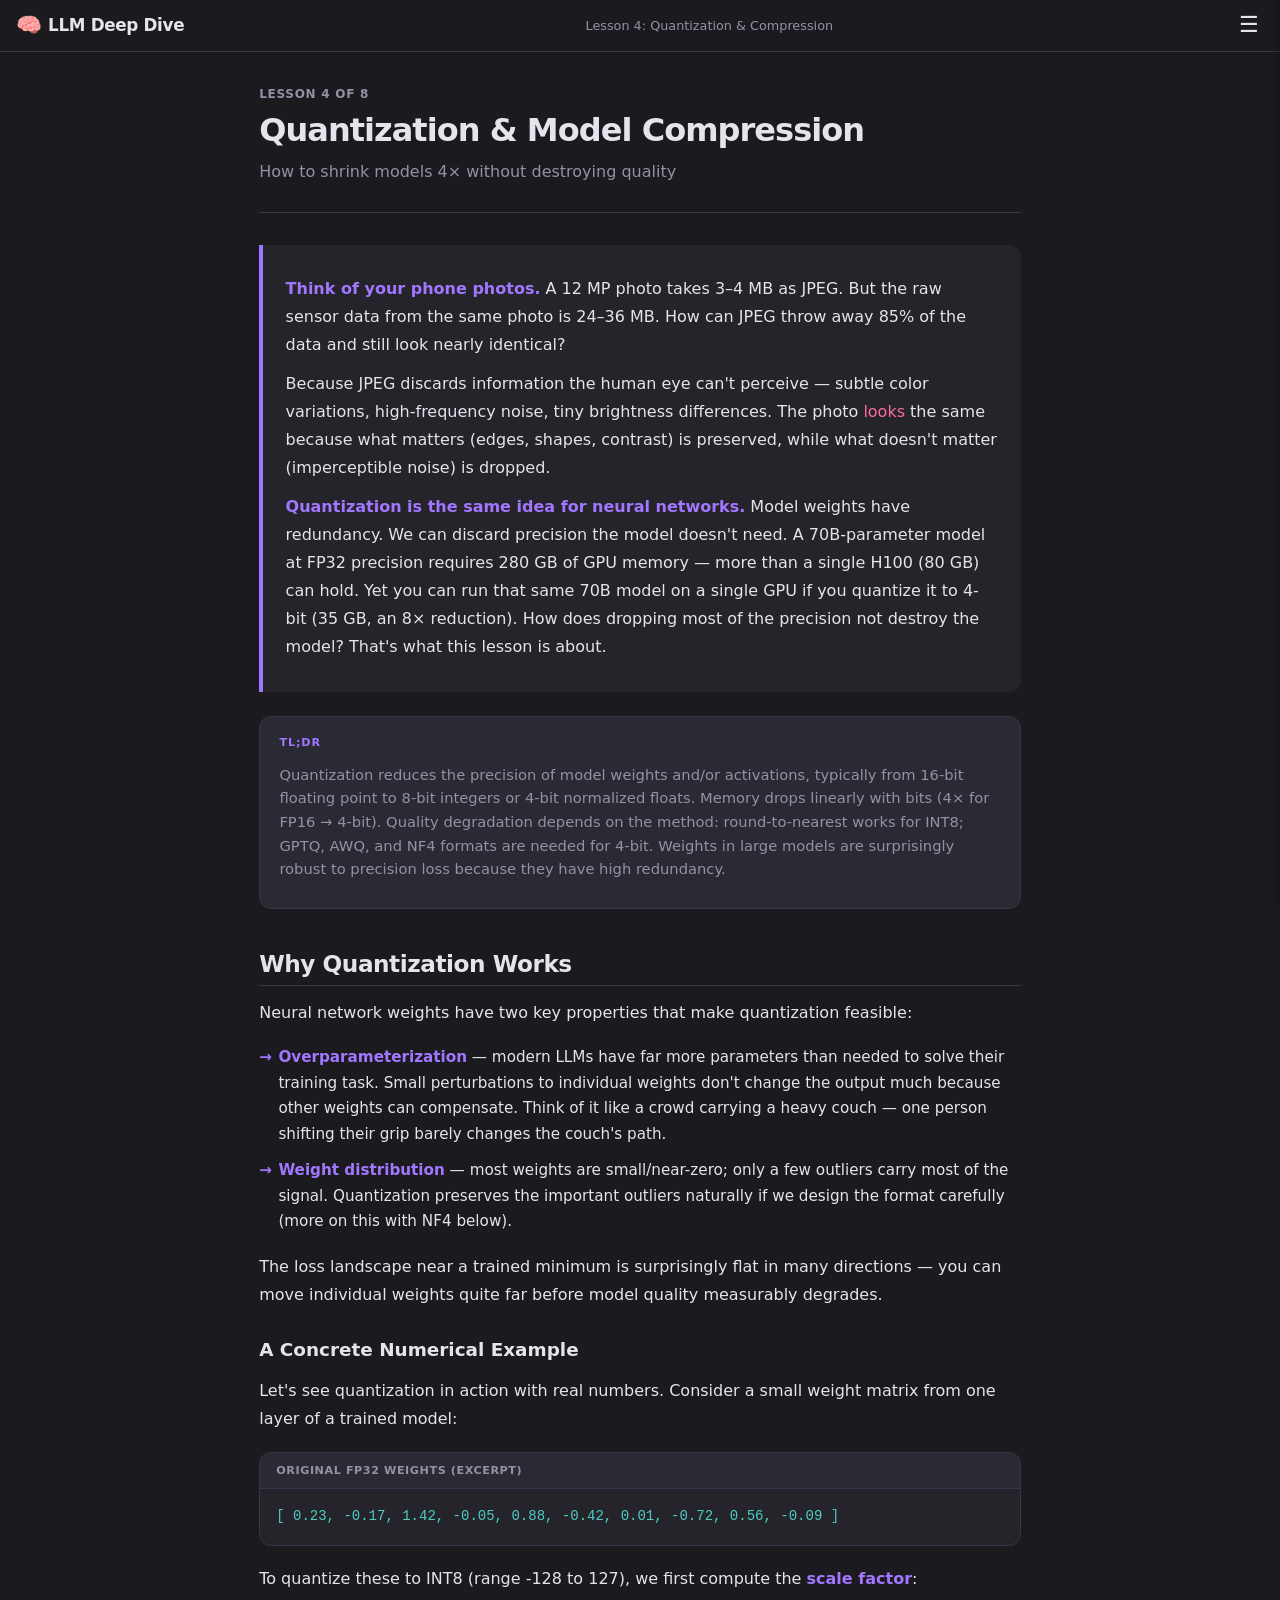
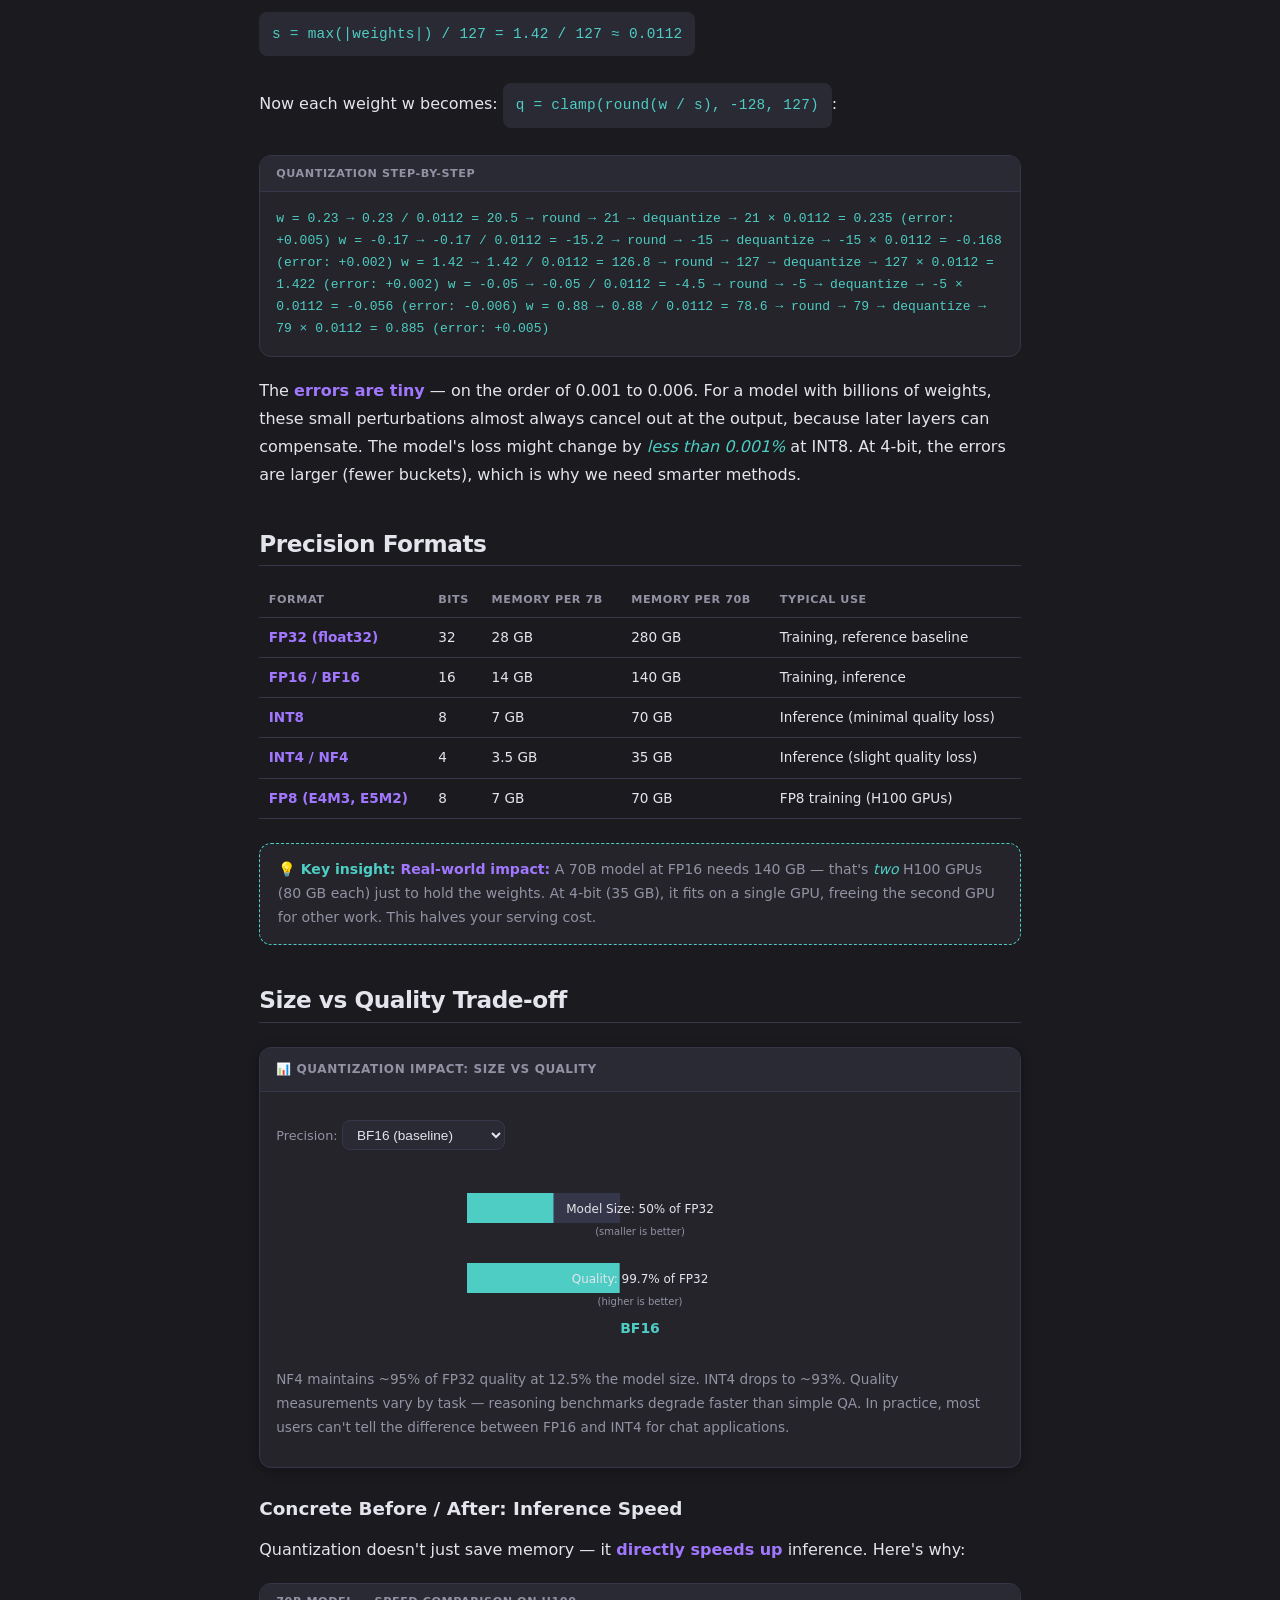
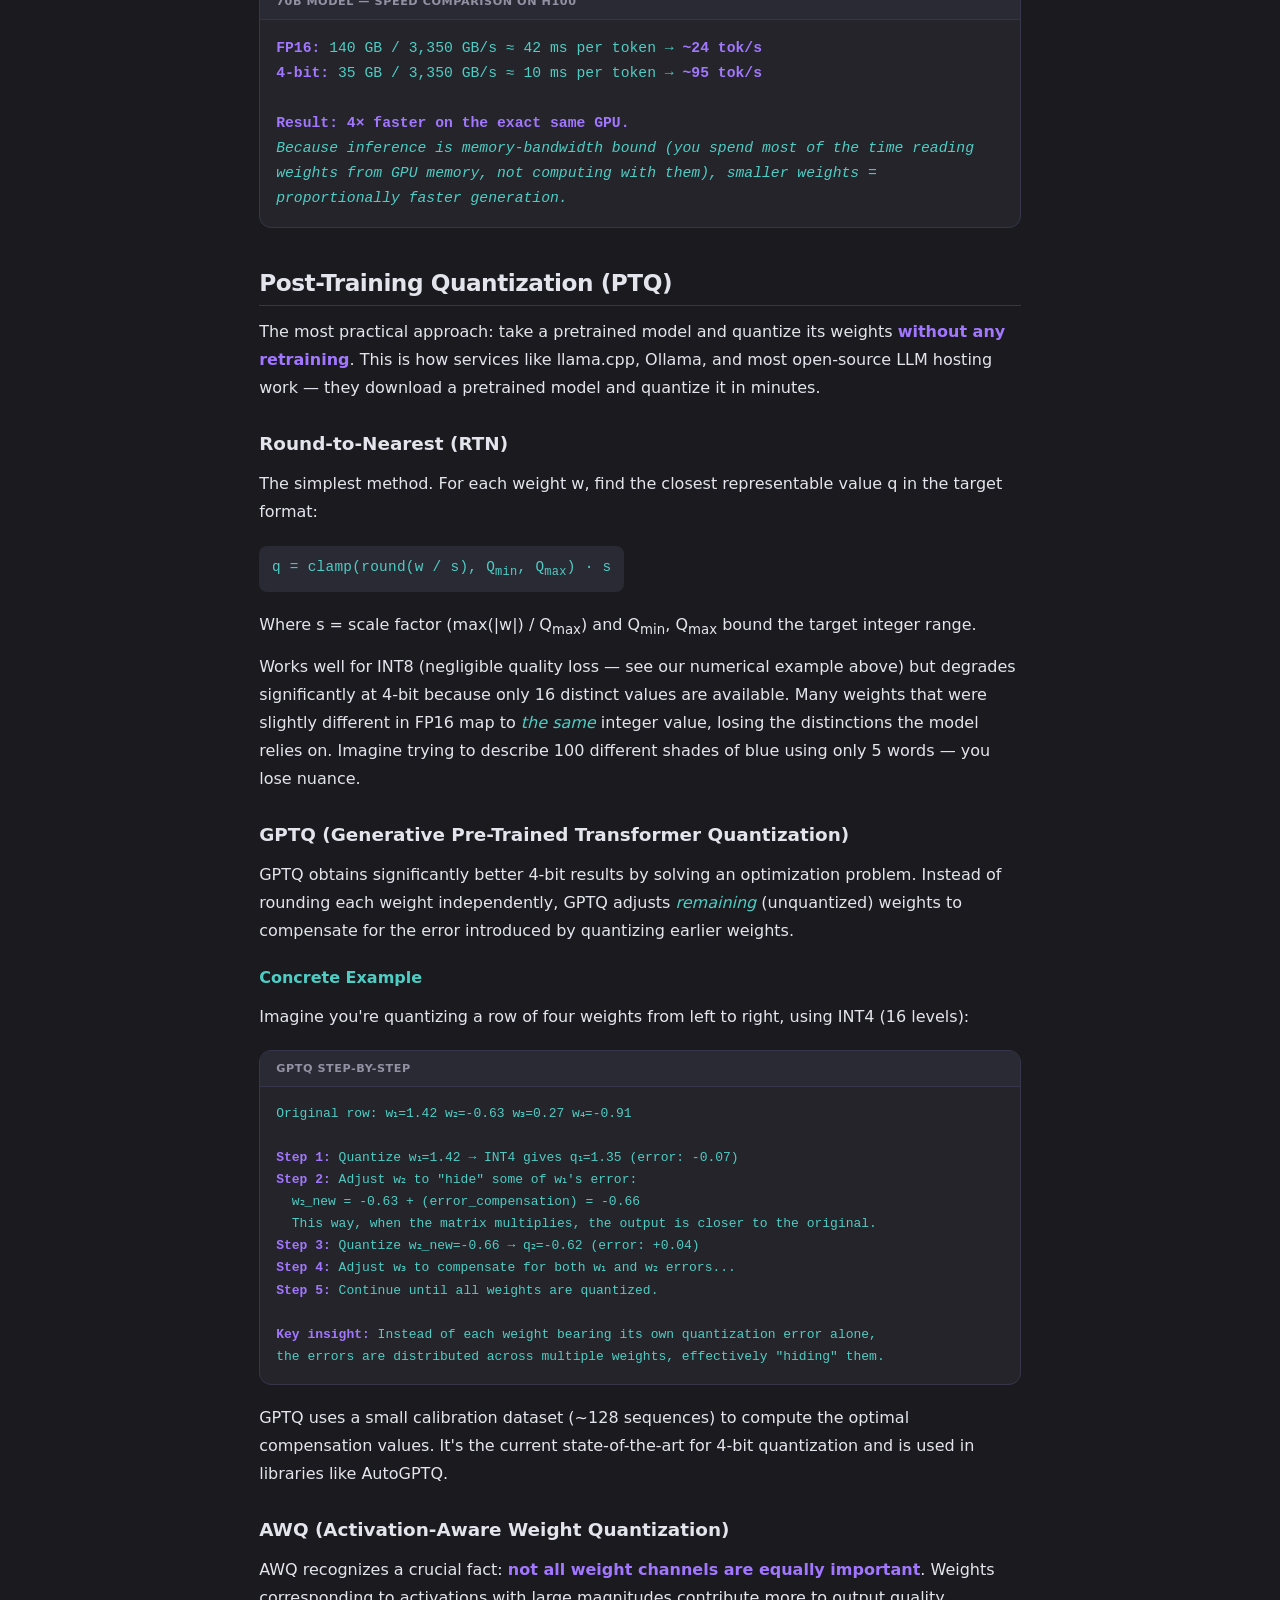
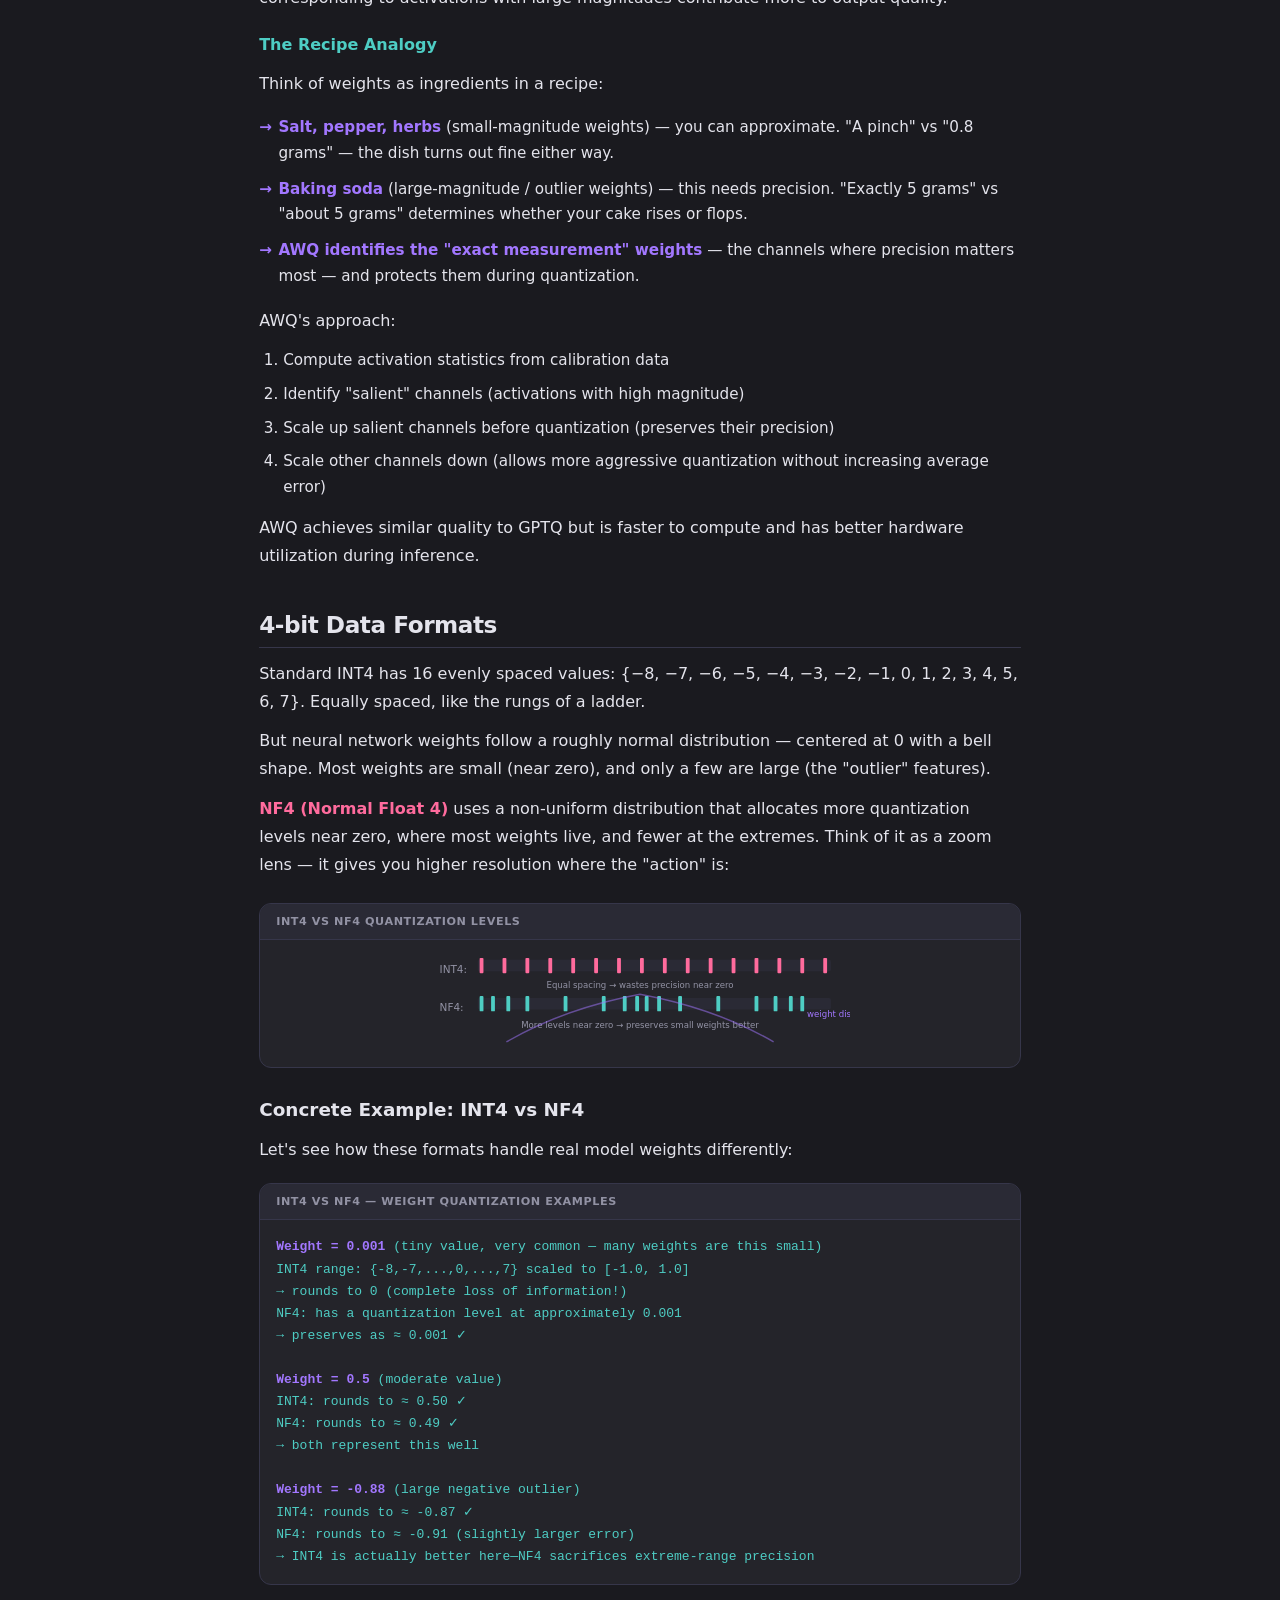
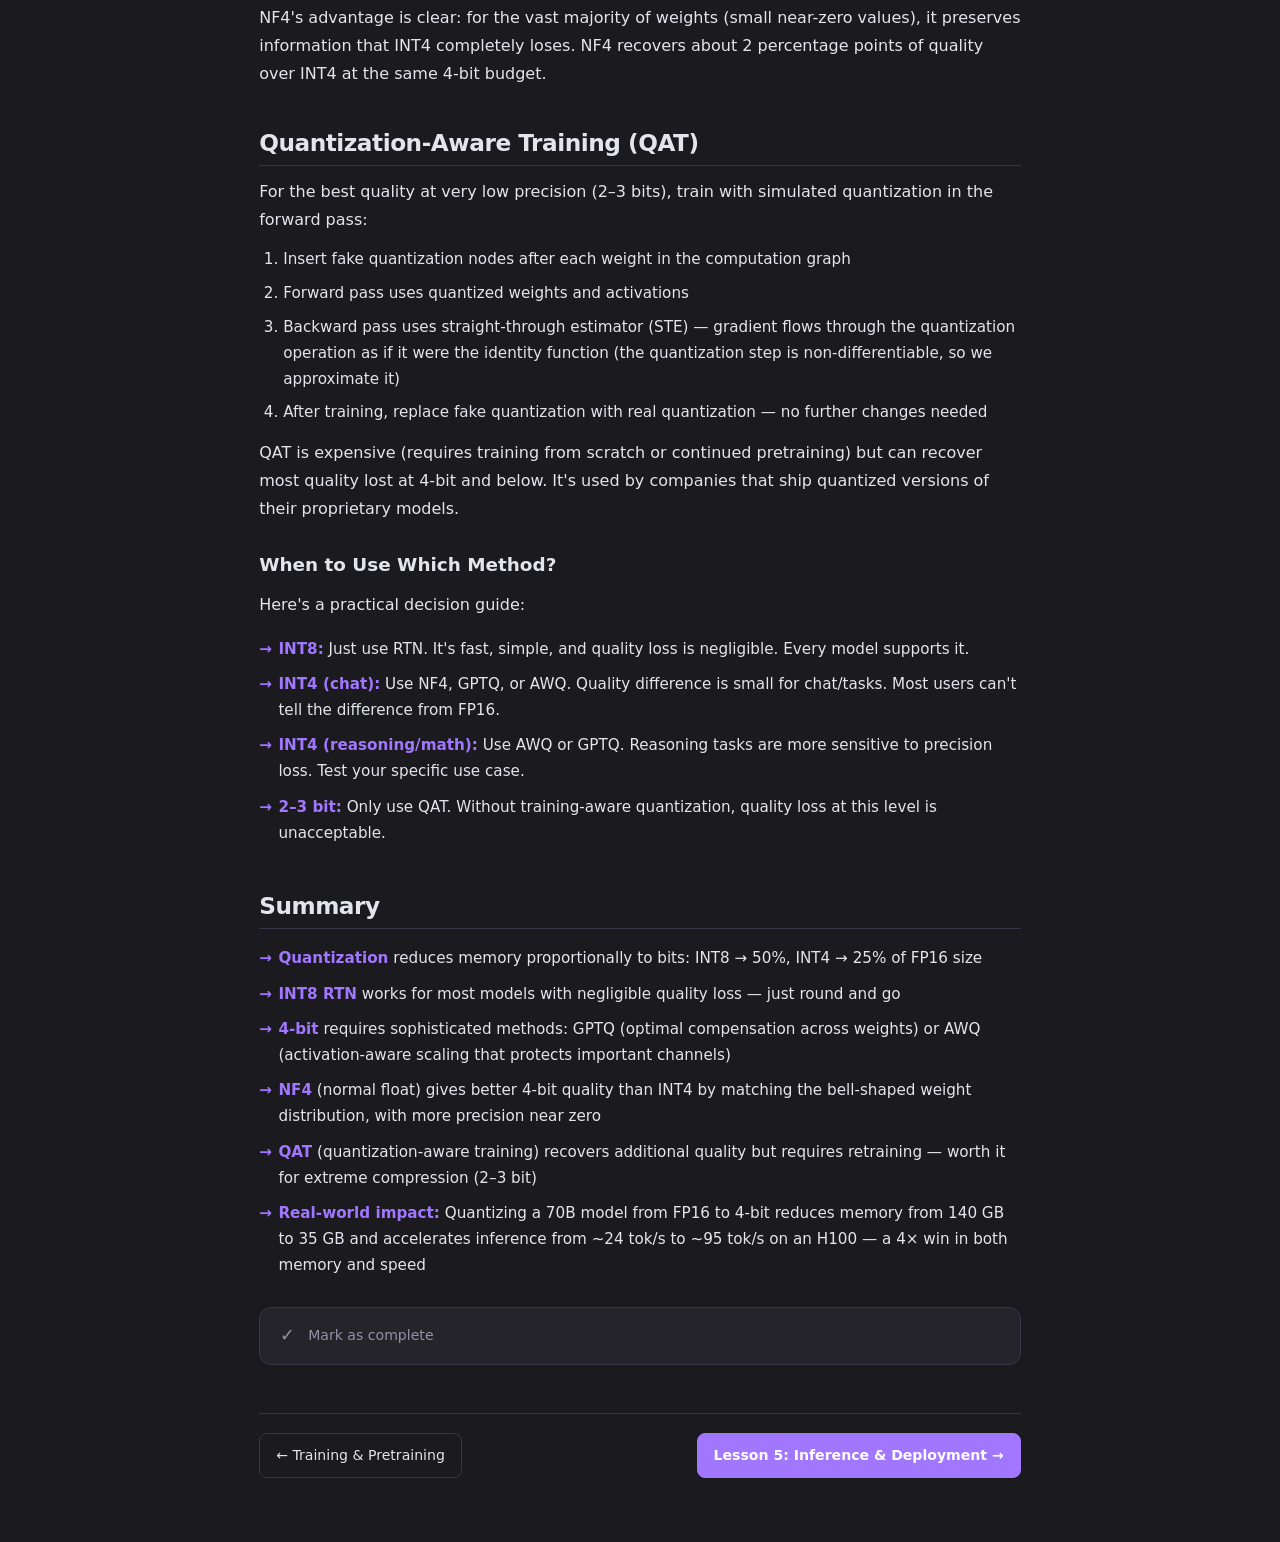
<file: lesson4.html>
<!DOCTYPE html>
<html lang="en">
<head>
<meta charset="UTF-8">
<meta name="viewport" content="width=device-width, initial-scale=1.0">
<title>Lesson 4: Quantization &amp; Model Compression — LLM Deep Dive</title>
<link rel="stylesheet" href="assets/style.css">
</head>
<body data-lesson="4">

<nav class="top-nav">
  <a href="index.html" class="nav-brand"><span class="emoji">🧠</span> LLM Deep Dive</a>
  <span class="nav-lesson">Lesson 4: Quantization &amp; Compression</span>
  <button class="menu-btn" aria-label="Lessons">☰</button>
</nav>

<div class="drawer-overlay"></div>
<aside class="lesson-drawer">
  <div class="drawer-header"><h3>Course Syllabus</h3><button class="drawer-close">✕</button></div>
  <ul class="lesson-list">
    <li><a href="index.html"><span class="lesson-num">🏠</span>Home</a></li>
    <li><a href="lesson1.html"><span class="lesson-num">01</span>Tokenization &amp; Embeddings <span class="lesson-check" data-lesson="1"></span></a></li>
    <li><a href="lesson2.html"><span class="lesson-num">02</span>The Transformer Architecture <span class="lesson-check" data-lesson="2"></span></a></li>
    <li><a href="lesson3.html"><span class="lesson-num">03</span>Training &amp; Pretraining <span class="lesson-check" data-lesson="3"></span></a></li>
    <li><a href="lesson4.html" class="active"><span class="lesson-num">04</span>Quantization &amp; Compression <span class="lesson-check" data-lesson="4"></span></a></li>
    <li><a href="lesson5.html"><span class="lesson-num">05</span>Inference &amp; Deployment <span class="lesson-check" data-lesson="5"></span></a></li>
    <li><a href="lesson6.html"><span class="lesson-num">06</span>Scaling Laws <span class="lesson-check" data-lesson="6"></span></a></li>
    <li><a href="lesson7.html"><span class="lesson-num">07</span>Alignment &amp; Instruction <span class="lesson-check" data-lesson="7"></span></a></li>
    <li><a href="lesson8.html"><span class="lesson-num">08</span>Modern Variants <span class="lesson-check" data-lesson="8"></span></a></li>
  </ul>
  <div class="progress-bar"><div class="progress-bar-fill" style="width:0%"></div></div>
</aside>

<main class="container">
  <header class="lesson-header">
    <div class="lesson-meta">Lesson 4 of 8</div>
    <h1>Quantization &amp; Model Compression</h1>
    <p class="lesson-subtitle">How to shrink models 4× without destroying quality</p>
  </header>

  <!-- ==================== A RELATABLE START ==================== -->
  <div class="story-hook">
    <p><strong>Think of your phone photos.</strong> A 12 MP photo takes 3–4 MB as JPEG. But the raw sensor data from the same photo is 24–36 MB. How can JPEG throw away 85% of the data and still look nearly identical?</p>
    <p>Because JPEG discards information the human eye can't perceive — subtle color variations, high-frequency noise, tiny brightness differences. The photo <em>looks</em> the same because what matters (edges, shapes, contrast) is preserved, while what doesn't matter (imperceptible noise) is dropped.</p>
    <p><strong>Quantization is the same idea for neural networks.</strong> Model weights have redundancy. We can discard precision the model doesn't need. A 70B-parameter model at FP32 precision requires 280 GB of GPU memory — more than a single H100 (80 GB) can hold. Yet you can run that same 70B model on a single GPU if you quantize it to 4-bit (35 GB, an 8× reduction). How does dropping most of the precision not destroy the model? That's what this lesson is about.</p>
  </div>

  <div class="tldr">
    <div class="tldr-label">TL;DR</div>
    <p>Quantization reduces the precision of model weights and/or activations, typically from 16-bit floating point to 8-bit integers or 4-bit normalized floats. Memory drops linearly with bits (4× for FP16 → 4-bit). Quality degradation depends on the method: round-to-nearest works for INT8; GPTQ, AWQ, and NF4 formats are needed for 4-bit. Weights in large models are surprisingly robust to precision loss because they have high redundancy.</p>
  </div>

  <!-- ==================== WHY QUANT WORKS ==================== -->
  <h2 id="why-quant">Why Quantization Works</h2>

  <p>Neural network weights have two key properties that make quantization feasible:</p>
  <ul class="content-list">
    <li><strong>Overparameterization</strong> — modern LLMs have far more parameters than needed to solve their training task. Small perturbations to individual weights don't change the output much because other weights can compensate. Think of it like a crowd carrying a heavy couch — one person shifting their grip barely changes the couch's path.</li>
    <li><strong>Weight distribution</strong> — most weights are small/near-zero; only a few outliers carry most of the signal. Quantization preserves the important outliers naturally if we design the format carefully (more on this with NF4 below).</li>
  </ul>
  <p>The loss landscape near a trained minimum is surprisingly flat in many directions — you can move individual weights quite far before model quality measurably degrades.</p>

  <h3>A Concrete Numerical Example</h3>
  <p>Let's see quantization in action with real numbers. Consider a small weight matrix from one layer of a trained model:</p>

  <div class="math-block">
    <div class="math-block-header">Original FP32 Weights (excerpt)</div>
    <div class="math-block-body" style="font-family:monospace; font-size:14px;">
[ 0.23, -0.17,  1.42, -0.05,  0.88, -0.42,  0.01, -0.72,  0.56, -0.09 ]
    </div>
  </div>

  <p>To quantize these to INT8 (range -128 to 127), we first compute the <strong>scale factor</strong>:</p>
  <div class="formula">s = max(|weights|) / 127 = 1.42 / 127 ≈ 0.0112</div>

  <p>Now each weight w becomes: <span class="formula">q = clamp(round(w / s), -128, 127)</span>:</p>

  <div class="math-block">
    <div class="math-block-header">Quantization Step-by-Step</div>
    <div class="math-block-body" style="font-family:monospace; font-size:13px;">
  w = 0.23 →  0.23 / 0.0112 =  20.5 → round →  21 → dequantize →  21 × 0.0112 =  0.235  (error: +0.005)
  w = -0.17 → -0.17 / 0.0112 = -15.2 → round → -15 → dequantize → -15 × 0.0112 = -0.168  (error: +0.002)
  w =  1.42 →  1.42 / 0.0112 = 126.8 → round → 127 → dequantize → 127 × 0.0112 =  1.422  (error: +0.002)
  w = -0.05 → -0.05 / 0.0112 =  -4.5 → round →  -5 → dequantize →  -5 × 0.0112 = -0.056  (error: -0.006)
  w =  0.88 →  0.88 / 0.0112 =  78.6 → round →  79 → dequantize →  79 × 0.0112 =  0.885  (error: +0.005)
    </div>
  </div>

  <p>The <strong>errors are tiny</strong> — on the order of 0.001 to 0.006. For a model with billions of weights, these small perturbations almost always cancel out at the output, because later layers can compensate. The model's loss might change by <em>less than 0.001%</em> at INT8. At 4-bit, the errors are larger (fewer buckets), which is why we need smarter methods.</p>

  <!-- ==================== PRECISION FORMATS ==================== -->
  <h2 id="precision">Precision Formats</h2>

  <table class="styled-table">
    <thead><tr><th>Format</th><th>Bits</th><th>Memory per 7B</th><th>Memory per 70B</th><th>Typical Use</th></tr></thead>
    <tbody>
      <tr><td>FP32 (float32)</td><td>32</td><td>28 GB</td><td>280 GB</td><td>Training, reference baseline</td></tr>
      <tr><td>FP16 / BF16</td><td>16</td><td>14 GB</td><td>140 GB</td><td>Training, inference</td></tr>
      <tr><td>INT8</td><td>8</td><td>7 GB</td><td>70 GB</td><td>Inference (minimal quality loss)</td></tr>
      <tr><td>INT4 / NF4</td><td>4</td><td>3.5 GB</td><td>35 GB</td><td>Inference (slight quality loss)</td></tr>
      <tr><td>FP8 (E4M3, E5M2)</td><td>8</td><td>7 GB</td><td>70 GB</td><td>FP8 training (H100 GPUs)</td></tr>
    </tbody>
  </table>

  <div class="callout-tip">
    <strong>Real-world impact:</strong> A 70B model at FP16 needs 140 GB — that's <em>two</em> H100 GPUs (80 GB each) just to hold the weights. At 4-bit (35 GB), it fits on a single GPU, freeing the second GPU for other work. This halves your serving cost.
  </div>

  <!-- ==================== TRADE-OFF WIDGET ==================== -->
  <h2 id="comparison">Size vs Quality Trade-off</h2>

  <div class="widget">
    <div class="widget-header">📊 Quantization Impact: Size vs Quality</div>
    <div class="widget-body">
      <div class="widget-controls">
        <label>Precision:
          <select id="quant-select" onchange="window.drawQuantChart('quant-canvas', this.value)">
            <option value="BF16">BF16 (baseline)</option>
            <option value="INT8">INT8</option>
            <option value="INT4">INT4 (standard)</option>
            <option value="NF4">NF4 (normal float 4)</option>
          </select>
        </label>
      </div>
      <canvas id="quant-canvas" data-chart="quant" data-param="BF16" width="380" height="200" style="width:100%;max-width:380px;margin:0.5rem auto;"></canvas>
      <p class="widget-desc">NF4 maintains ~95% of FP32 quality at 12.5% the model size. INT4 drops to ~93%. Quality measurements vary by task — reasoning benchmarks degrade faster than simple QA. In practice, most users can't tell the difference between FP16 and INT4 for chat applications.</p>
    </div>
  </div>

  <!-- ==================== BEFORE/AFTER ==================== -->
  <h3>Concrete Before / After: Inference Speed</h3>
  <p>Quantization doesn't just save memory — it <strong>directly speeds up</strong> inference. Here's why:</p>

  <div class="math-block">
    <div class="math-block-header">70B Model — Speed Comparison on H100</div>
    <div class="math-block-body">
      <strong>FP16:</strong>  140 GB / 3,350 GB/s ≈ 42 ms per token → <strong>~24 tok/s</strong><br>
      <strong>4-bit:</strong>  35 GB / 3,350 GB/s ≈ 10 ms per token  → <strong>~95 tok/s</strong><br><br>
      <strong>Result: 4× faster on the exact same GPU.</strong><br>
      <em>Because inference is memory-bandwidth bound (you spend most of the time reading weights from GPU memory, not computing with them), smaller weights = proportionally faster generation.</em>
    </div>
  </div>

  <!-- ==================== PTQ ==================== -->
  <h2 id="ptq">Post-Training Quantization (PTQ)</h2>
  <p>The most practical approach: take a pretrained model and quantize its weights <strong>without any retraining</strong>. This is how services like llama.cpp, Ollama, and most open-source LLM hosting work — they download a pretrained model and quantize it in minutes.</p>

  <h3>Round-to-Nearest (RTN)</h3>
  <p>The simplest method. For each weight w, find the closest representable value q in the target format:</p>
  <div class="formula">q = clamp(round(w / s), Q<sub>min</sub>, Q<sub>max</sub>) · s</div>
  <p>Where s = scale factor (max(|w|) / Q<sub>max</sub>) and Q<sub>min</sub>, Q<sub>max</sub> bound the target integer range.</p>
  <p>Works well for INT8 (negligible quality loss — see our numerical example above) but degrades significantly at 4-bit because only 16 distinct values are available. Many weights that were slightly different in FP16 map to <em>the same</em> integer value, losing the distinctions the model relies on. Imagine trying to describe 100 different shades of blue using only 5 words — you lose nuance.</p>

  <h3>GPTQ (Generative Pre-Trained Transformer Quantization)</h3>
  <p>GPTQ obtains significantly better 4-bit results by solving an optimization problem. Instead of rounding each weight independently, GPTQ adjusts <em>remaining</em> (unquantized) weights to compensate for the error introduced by quantizing earlier weights.</p>

  <h4>Concrete Example</h4>
  <p>Imagine you're quantizing a row of four weights from left to right, using INT4 (16 levels):</p>
  <div class="math-block">
    <div class="math-block-header">GPTQ Step-by-Step</div>
    <div class="math-block-body" style="font-family:monospace; font-size:13px;">
  Original row:  w₁=1.42  w₂=-0.63  w₃=0.27  w₄=-0.91<br><br>
  <strong>Step 1:</strong> Quantize w₁=1.42 → INT4 gives q₁=1.35 (error: -0.07)<br>
  <strong>Step 2:</strong> Adjust w₂ to "hide" some of w₁'s error:<br>
         &nbsp;&nbsp;w₂_new = -0.63 + (error_compensation) = -0.66<br>
         &nbsp;&nbsp;This way, when the matrix multiplies, the output is closer to the original.<br>
  <strong>Step 3:</strong> Quantize w₂_new=-0.66 → q₂=-0.62 (error: +0.04)<br>
  <strong>Step 4:</strong> Adjust w₃ to compensate for both w₁ and w₂ errors...<br>
  <strong>Step 5:</strong> Continue until all weights are quantized.<br><br>
  <strong>Key insight:</strong> Instead of each weight bearing its own quantization error alone,<br>
  the errors are distributed across multiple weights, effectively "hiding" them.
    </div>
  </div>

  <p>GPTQ uses a small calibration dataset (~128 sequences) to compute the optimal compensation values. It's the current state-of-the-art for 4-bit quantization and is used in libraries like AutoGPTQ.</p>

  <h3>AWQ (Activation-Aware Weight Quantization)</h3>
  <p>AWQ recognizes a crucial fact: <strong>not all weight channels are equally important</strong>. Weights corresponding to activations with large magnitudes contribute more to output quality.</p>

  <h4>The Recipe Analogy</h4>
  <p>Think of weights as ingredients in a recipe:</p>
  <ul class="content-list">
    <li><strong>Salt, pepper, herbs</strong> (small-magnitude weights) — you can approximate. "A pinch" vs "0.8 grams" — the dish turns out fine either way.</li>
    <li><strong>Baking soda</strong> (large-magnitude / outlier weights) — this needs precision. "Exactly 5 grams" vs "about 5 grams" determines whether your cake rises or flops.</li>
    <li><strong>AWQ identifies the "exact measurement" weights</strong> — the channels where precision matters most — and protects them during quantization.</li>
  </ul>

  <p>AWQ's approach:</p>
  <ol class="num-list">
    <li>Compute activation statistics from calibration data</li>
    <li>Identify "salient" channels (activations with high magnitude)</li>
    <li>Scale up salient channels before quantization (preserves their precision)</li>
    <li>Scale other channels down (allows more aggressive quantization without increasing average error)</li>
  </ol>
  <p>AWQ achieves similar quality to GPTQ but is faster to compute and has better hardware utilization during inference.</p>

  <!-- ==================== 4-BIT FORMATS ==================== -->
  <h2 id="formats">4-bit Data Formats</h2>

  <p>Standard INT4 has 16 evenly spaced values: {−8, −7, −6, −5, −4, −3, −2, −1, 0, 1, 2, 3, 4, 5, 6, 7}. Equally spaced, like the rungs of a ladder.</p>

  <p>But neural network weights follow a roughly normal distribution — centered at 0 with a bell shape. Most weights are small (near zero), and only a few are large (the "outlier" features).</p>

  <p><span class="key-term">NF4 (Normal Float 4)</span> uses a non-uniform distribution that allocates more quantization levels near zero, where most weights live, and fewer at the extremes. Think of it as a zoom lens — it gives you higher resolution where the "action" is:</p>

  <div class="diagram">
    <div class="diagram-header">INT4 vs NF4 Quantization Levels</div>
    <div class="diagram-body">
      <svg viewBox="0 0 440 100" style="width:100%;max-width:420px;height:auto;">
        <defs>
          <marker id="arrow-w" viewBox="0 0 10 10" refX="5" refY="5" markerWidth="6" markerHeight="6" orient="auto">
            <path d="M0,0 L10,5 L0,10" fill="#9292a4"/>
          </marker>
        </defs>
        <!-- INT4 levels (evenly spaced) -->
        <text x="10" y="18" fill="#9292a4" font-size="11" font-family="system-ui">INT4:</text>
        <rect x="50" y="4" width="370" height="12" rx="2" fill="#2a2a35"/>
        <g fill="#ff6b9d">
          <rect x="52" y="2" width="4" height="16" rx="1"/>
          <rect x="76" y="2" width="4" height="16" rx="1"/>
          <rect x="100" y="2" width="4" height="16" rx="1"/>
          <rect x="124" y="2" width="4" height="16" rx="1"/>
          <rect x="148" y="2" width="4" height="16" rx="1"/>
          <rect x="172" y="2" width="4" height="16" rx="1"/>
          <rect x="196" y="2" width="4" height="16" rx="1"/>
          <rect x="220" y="2" width="4" height="16" rx="1"/>
          <rect x="244" y="2" width="4" height="16" rx="1"/>
          <rect x="268" y="2" width="4" height="16" rx="1"/>
          <rect x="292" y="2" width="4" height="16" rx="1"/>
          <rect x="316" y="2" width="4" height="16" rx="1"/>
          <rect x="340" y="2" width="4" height="16" rx="1"/>
          <rect x="364" y="2" width="4" height="16" rx="1"/>
          <rect x="388" y="2" width="4" height="16" rx="1"/>
          <rect x="412" y="2" width="4" height="16" rx="1"/>
        </g>
        <text x="220" y="34" fill="#9292a4" font-size="9" text-anchor="middle" font-family="system-ui">Equal spacing → wastes precision near zero</text>

        <!-- NF4 levels (denser near center) -->
        <text x="10" y="58" fill="#9292a4" font-size="11" font-family="system-ui">NF4:</text>
        <rect x="50" y="44" width="370" height="12" rx="2" fill="#2a2a35"/>
        <g fill="#4ecdc4">
          <rect x="52" y="42" width="4" height="16" rx="1"/>
          <rect x="64" y="42" width="4" height="16" rx="1"/>
          <rect x="80" y="42" width="4" height="16" rx="1"/>
          <rect x="100" y="42" width="4" height="16" rx="1"/>
          <rect x="140" y="42" width="4" height="16" rx="1"/>
          <rect x="180" y="42" width="4" height="16" rx="1"/>
          <rect x="202" y="42" width="4" height="16" rx="1"/>
          <rect x="215" y="42" width="4" height="16" rx="1"/>
          <rect x="225" y="42" width="4" height="16" rx="1"/>
          <rect x="238" y="42" width="4" height="16" rx="1"/>
          <rect x="260" y="42" width="4" height="16" rx="1"/>
          <rect x="300" y="42" width="4" height="16" rx="1"/>
          <rect x="340" y="42" width="4" height="16" rx="1"/>
          <rect x="360" y="42" width="4" height="16" rx="1"/>
          <rect x="376" y="42" width="4" height="16" rx="1"/>
          <rect x="388" y="42" width="4" height="16" rx="1"/>
        </g>
        <text x="220" y="75" fill="#9292a4" font-size="9" text-anchor="middle" font-family="system-ui">More levels near zero → preserves small weights better</text>

        <!-- Gaussian bell curve -->
        <path d="M80,90 Q140,55 220,40 Q300,55 360,90" fill="none" stroke="#a277ff" stroke-width="1.5" opacity="0.5"/>
        <text x="395" y="64" fill="#a277ff" font-size="9" font-family="system-ui">weight distribution</text>
      </svg>
    </div>
  </div>

  <h3>Concrete Example: INT4 vs NF4</h3>
  <p>Let's see how these formats handle real model weights differently:</p>
  <div class="math-block">
    <div class="math-block-header">INT4 vs NF4 — Weight Quantization Examples</div>
    <div class="math-block-body" style="font-family:monospace; font-size:13px;">
  <strong>Weight = 0.001</strong>  (tiny value, very common — many weights are this small)<br>
    INT4 range: {-8,-7,...,0,...,7} scaled to [-1.0, 1.0]<br>
    → rounds to 0 (complete loss of information!)<br>
    NF4: has a quantization level at approximately 0.001<br>
    → preserves as ≈ 0.001 ✓<br><br>
  <strong>Weight = 0.5</strong>  (moderate value)<br>
    INT4: rounds to ≈ 0.50 ✓<br>
    NF4: rounds to ≈ 0.49 ✓<br>
    → both represent this well<br><br>
  <strong>Weight = -0.88</strong>  (large negative outlier)<br>
    INT4: rounds to ≈ -0.87 ✓<br>
    NF4: rounds to ≈ -0.91 (slightly larger error)<br>
    → INT4 is actually better here—NF4 sacrifices extreme-range precision
    </div>
  </div>

  <p>NF4's advantage is clear: for the vast majority of weights (small near-zero values), it preserves information that INT4 completely loses. NF4 recovers about 2 percentage points of quality over INT4 at the same 4-bit budget.</p>

  <!-- ==================== QAT ==================== -->
  <h2 id="qat">Quantization-Aware Training (QAT)</h2>
  <p>For the best quality at very low precision (2–3 bits), train with simulated quantization in the forward pass:</p>
  <ol class="num-list">
    <li>Insert fake quantization nodes after each weight in the computation graph</li>
    <li>Forward pass uses quantized weights and activations</li>
    <li>Backward pass uses straight-through estimator (STE) — gradient flows through the quantization operation as if it were the identity function (the quantization step is non-differentiable, so we approximate it)</li>
    <li>After training, replace fake quantization with real quantization — no further changes needed</li>
  </ol>
  <p>QAT is expensive (requires training from scratch or continued pretraining) but can recover most quality lost at 4-bit and below. It's used by companies that ship quantized versions of their proprietary models.</p>

  <h3>When to Use Which Method?</h3>
  <p>Here's a practical decision guide:</p>
  <ul class="content-list">
    <li><strong>INT8:</strong> Just use RTN. It's fast, simple, and quality loss is negligible. Every model supports it.</li>
    <li><strong>INT4 (chat):</strong> Use NF4, GPTQ, or AWQ. Quality difference is small for chat/tasks. Most users can't tell the difference from FP16.</li>
    <li><strong>INT4 (reasoning/math):</strong> Use AWQ or GPTQ. Reasoning tasks are more sensitive to precision loss. Test your specific use case.</li>
    <li><strong>2–3 bit:</strong> Only use QAT. Without training-aware quantization, quality loss at this level is unacceptable.</li>
  </ul>

  <!-- ==================== SUMMARY ==================== -->
  <h2 id="summary">Summary</h2>
  <ul class="content-list">
    <li><strong>Quantization</strong> reduces memory proportionally to bits: INT8 → 50%, INT4 → 25% of FP16 size</li>
    <li><strong>INT8 RTN</strong> works for most models with negligible quality loss — just round and go</li>
    <li><strong>4-bit</strong> requires sophisticated methods: GPTQ (optimal compensation across weights) or AWQ (activation-aware scaling that protects important channels)</li>
    <li><strong>NF4</strong> (normal float) gives better 4-bit quality than INT4 by matching the bell-shaped weight distribution, with more precision near zero</li>
    <li><strong>QAT</strong> (quantization-aware training) recovers additional quality but requires retraining — worth it for extreme compression (2–3 bit)</li>
    <li><strong>Real-world impact:</strong> Quantizing a 70B model from FP16 to 4-bit reduces memory from 140 GB to 35 GB and accelerates inference from ~24 tok/s to ~95 tok/s on an H100 — a 4× win in both memory and speed</li>
  </ul>

  <div class="completion-box">
    <span class="check-icon">✓</span>
    <span class="check-text">Mark as complete</span>
  </div>

  <div class="lesson-nav-bottom">
    <a href="lesson3.html" class="nav-btn prev">← Training &amp; Pretraining</a>
    <a href="lesson5.html" class="nav-btn next">Lesson 5: Inference &amp; Deployment →</a>
  </div>
</main>

<script src="assets/chart.js"></script>
<script src="assets/nav.js"></script>
</body>
</html>
</file>
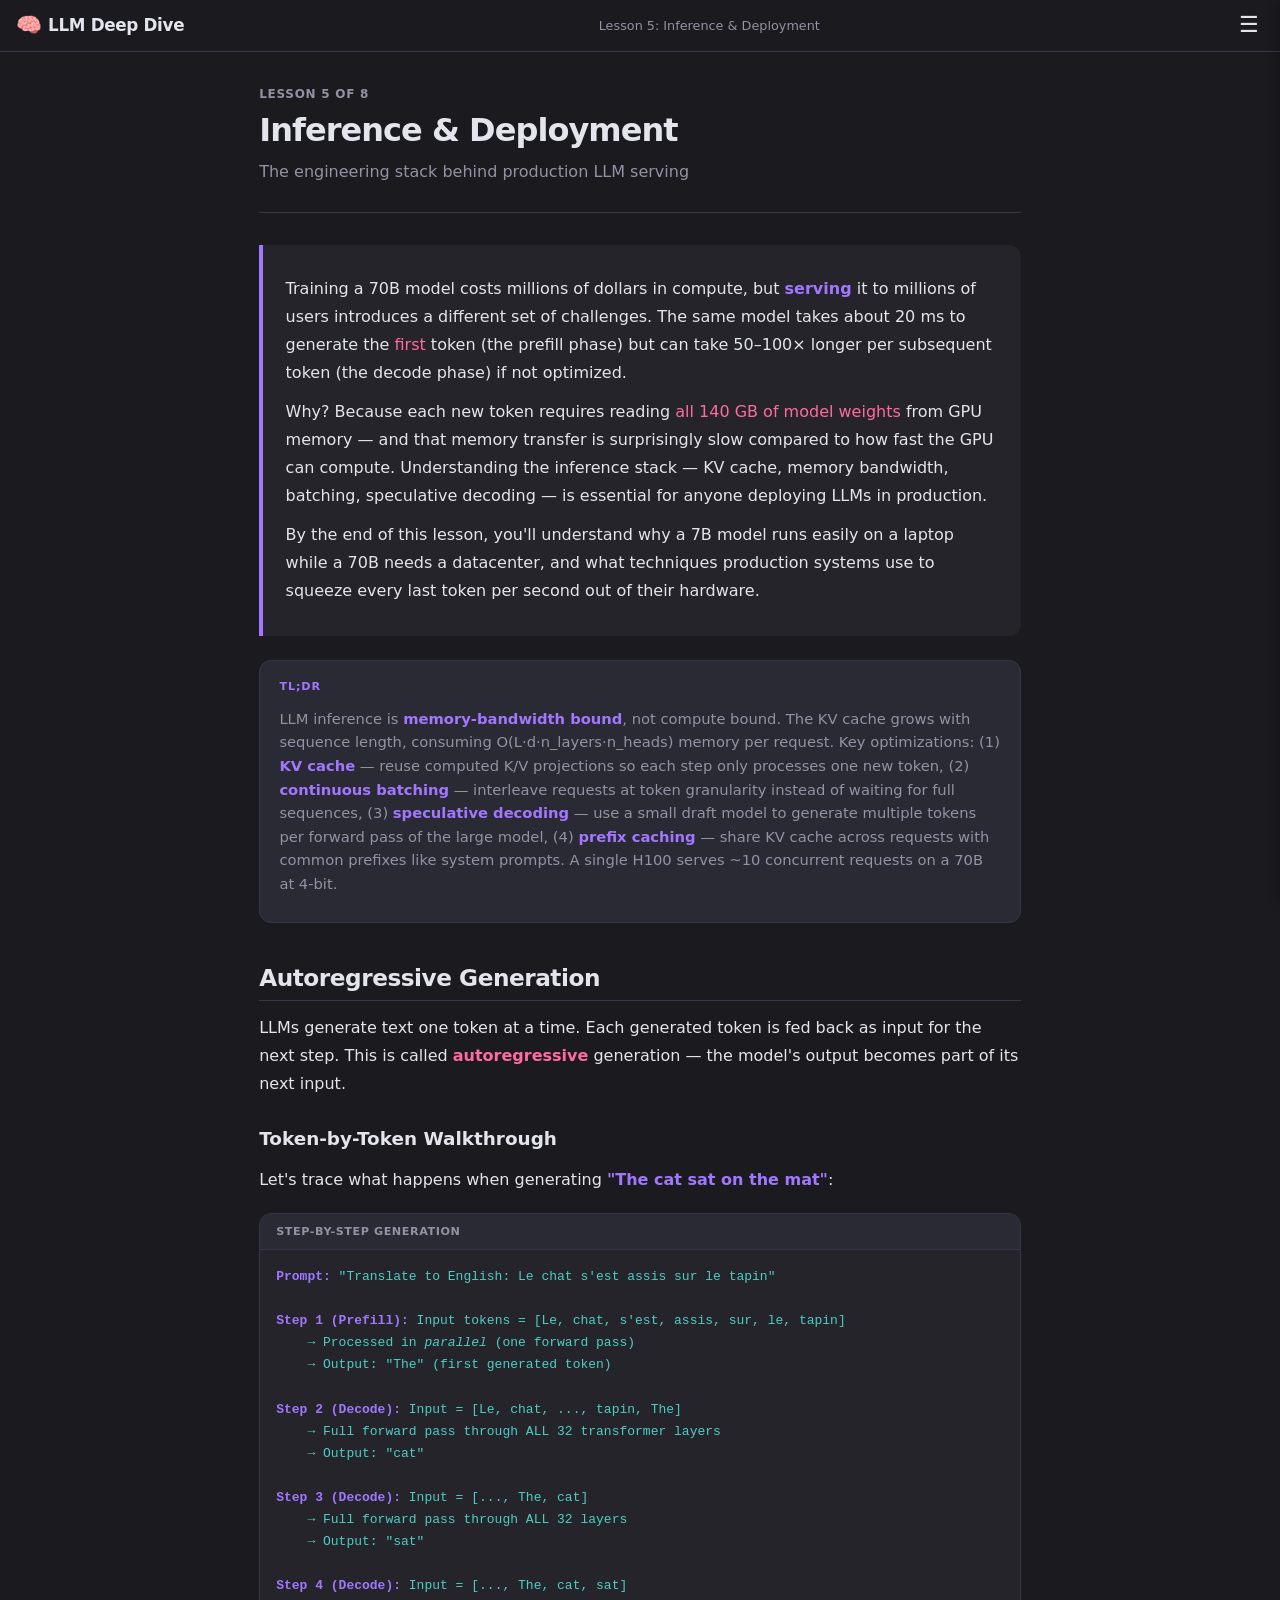
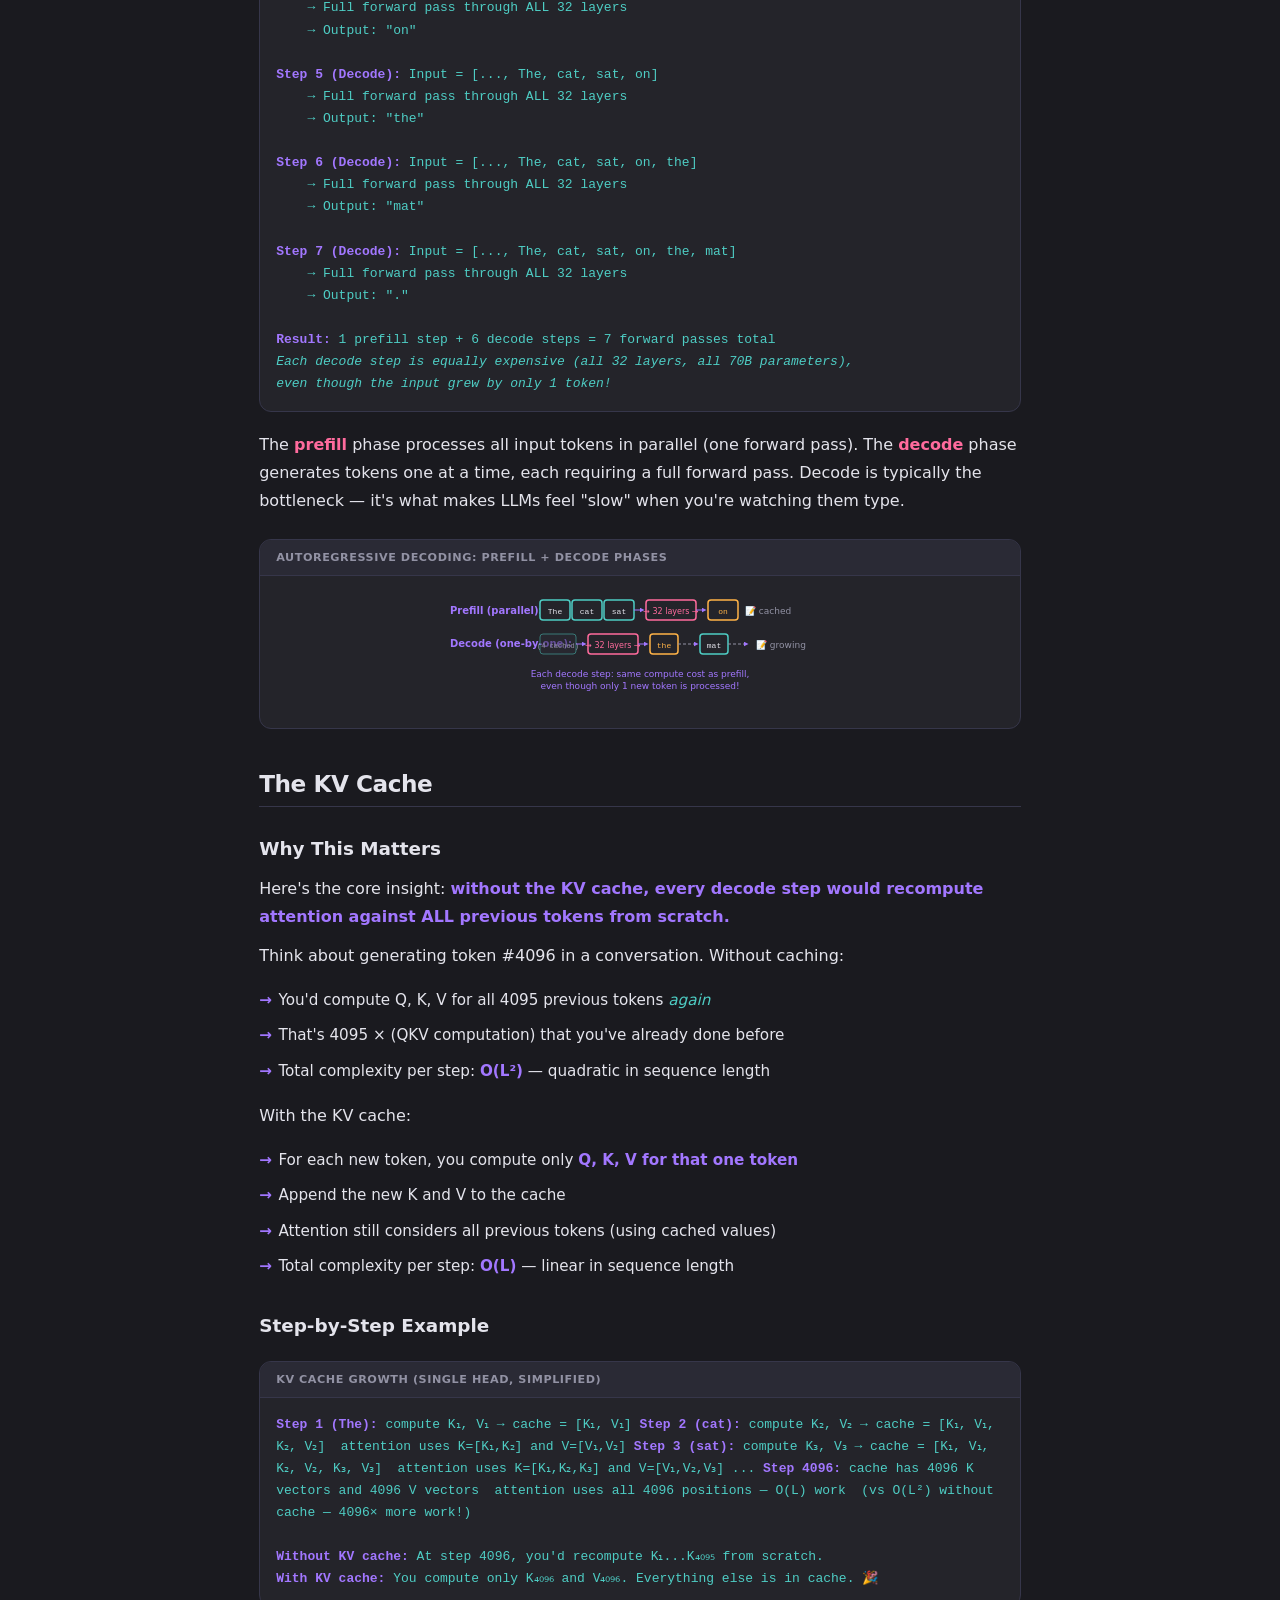
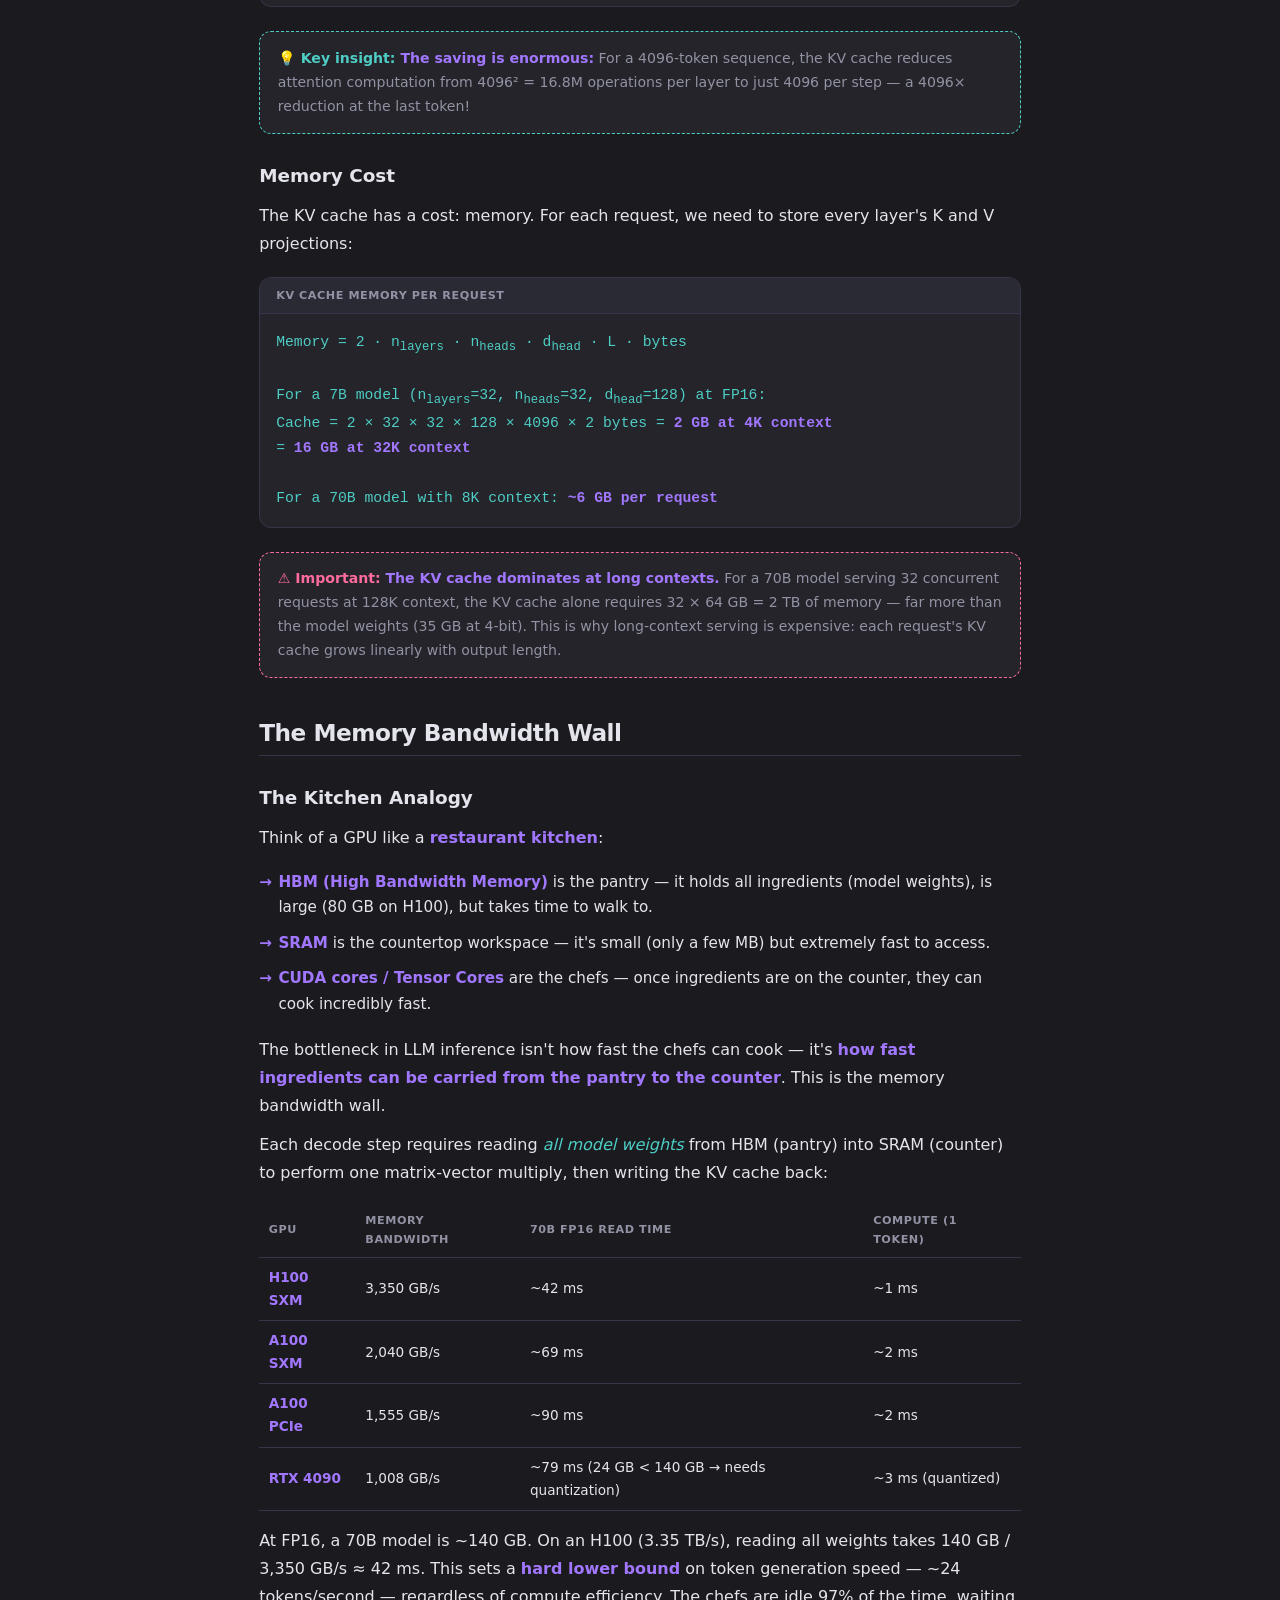
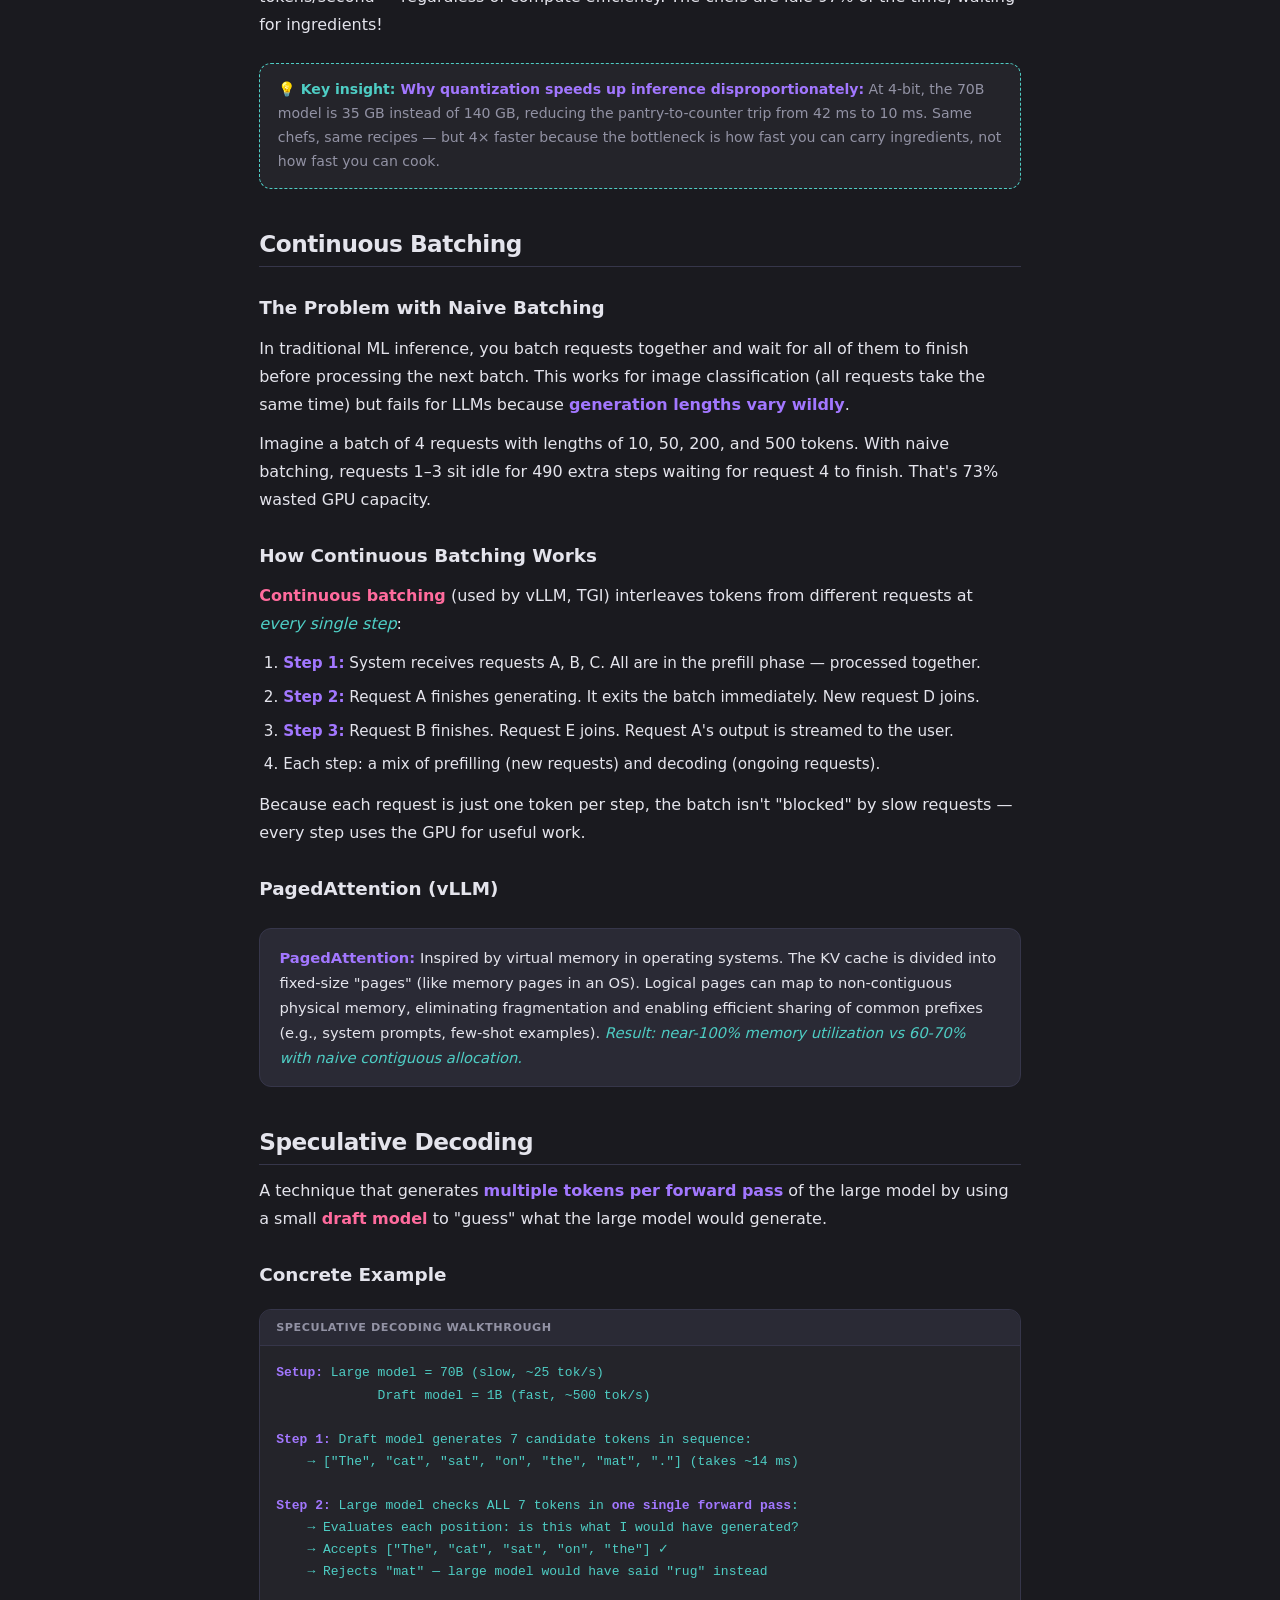
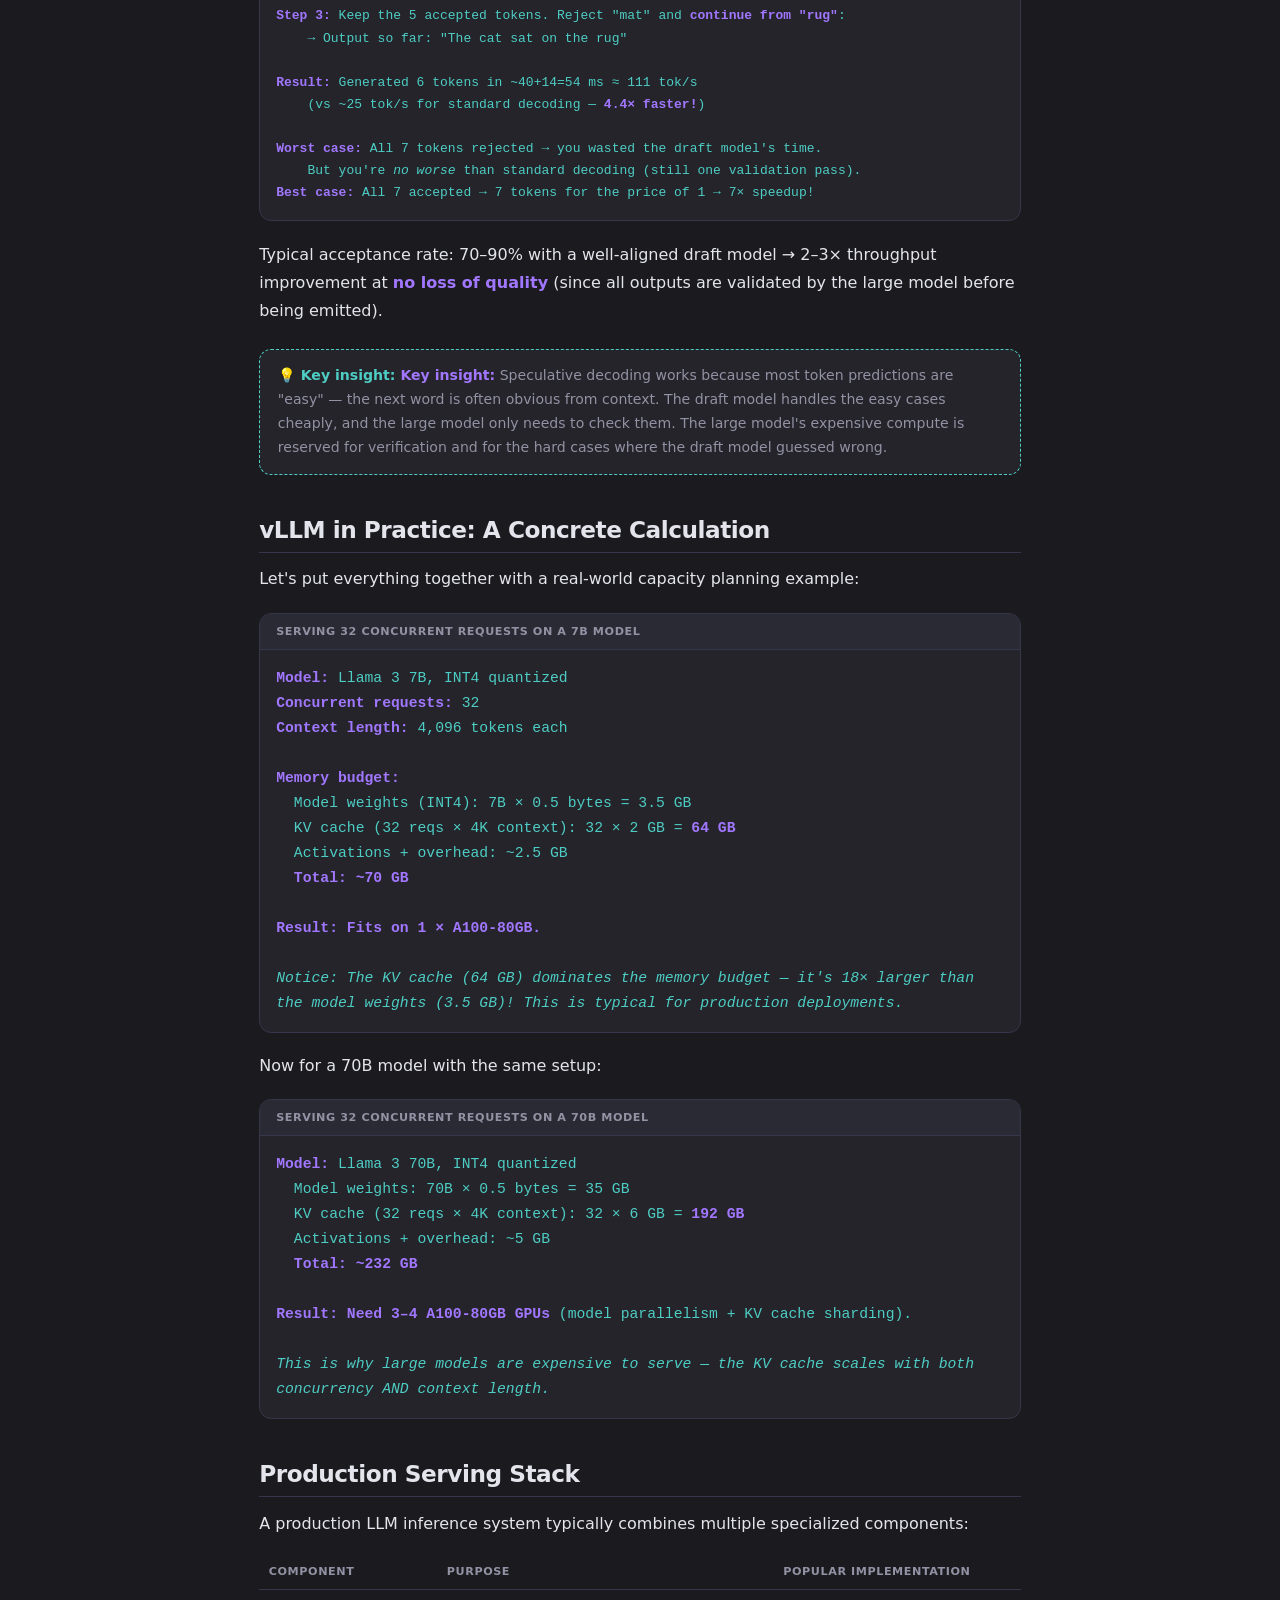
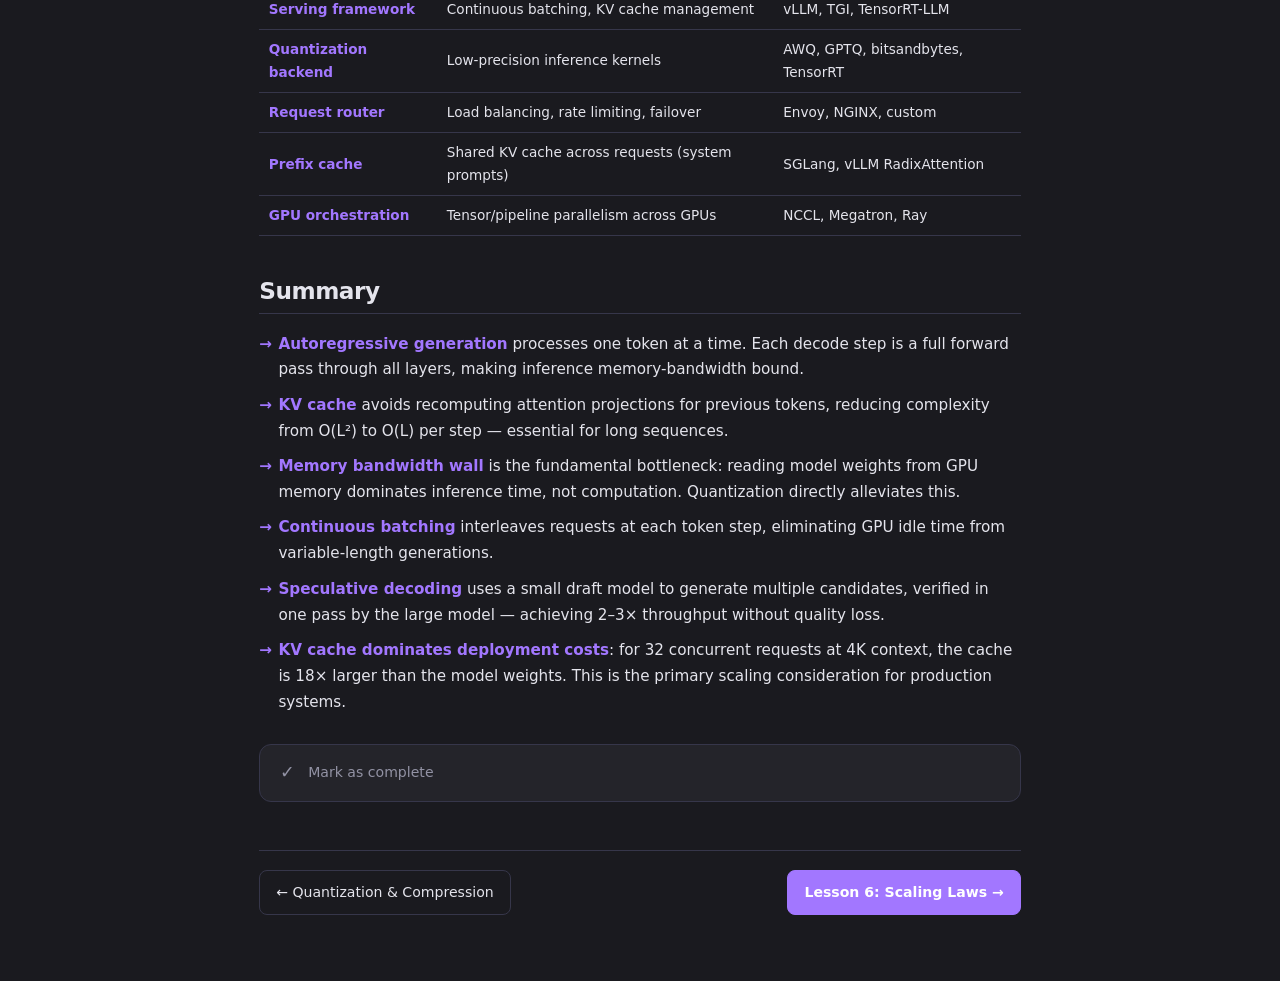
<file: lesson5.html>
<!DOCTYPE html>
<html lang="en">
<head>
<meta charset="UTF-8">
<meta name="viewport" content="width=device-width, initial-scale=1.0">
<title>Lesson 5: Inference &amp; Deployment — LLM Deep Dive</title>
<link rel="stylesheet" href="assets/style.css">
</head>
<body data-lesson="5">

<nav class="top-nav">
  <a href="index.html" class="nav-brand"><span class="emoji">🧠</span> LLM Deep Dive</a>
  <span class="nav-lesson">Lesson 5: Inference &amp; Deployment</span>
  <button class="menu-btn" aria-label="Lessons">☰</button>
</nav>

<div class="drawer-overlay"></div>
<aside class="lesson-drawer">
  <div class="drawer-header"><h3>Course Syllabus</h3><button class="drawer-close">✕</button></div>
  <ul class="lesson-list">
    <li><a href="index.html"><span class="lesson-num">🏠</span>Home</a></li>
    <li><a href="lesson1.html"><span class="lesson-num">01</span>Tokenization &amp; Embeddings <span class="lesson-check" data-lesson="1"></span></a></li>
    <li><a href="lesson2.html"><span class="lesson-num">02</span>The Transformer Architecture <span class="lesson-check" data-lesson="2"></span></a></li>
    <li><a href="lesson3.html"><span class="lesson-num">03</span>Training &amp; Pretraining <span class="lesson-check" data-lesson="3"></span></a></li>
    <li><a href="lesson4.html"><span class="lesson-num">04</span>Quantization &amp; Compression <span class="lesson-check" data-lesson="4"></span></a></li>
    <li><a href="lesson5.html" class="active"><span class="lesson-num">05</span>Inference &amp; Deployment <span class="lesson-check" data-lesson="5"></span></a></li>
    <li><a href="lesson6.html"><span class="lesson-num">06</span>Scaling Laws <span class="lesson-check" data-lesson="6"></span></a></li>
    <li><a href="lesson7.html"><span class="lesson-num">07</span>Alignment &amp; Instruction <span class="lesson-check" data-lesson="7"></span></a></li>
    <li><a href="lesson8.html"><span class="lesson-num">08</span>Modern Variants <span class="lesson-check" data-lesson="8"></span></a></li>
  </ul>
  <div class="progress-bar"><div class="progress-bar-fill" style="width:0%"></div></div>
</aside>

<main class="container">
  <header class="lesson-header">
    <div class="lesson-meta">Lesson 5 of 8</div>
    <h1>Inference &amp; Deployment</h1>
    <p class="lesson-subtitle">The engineering stack behind production LLM serving</p>
  </header>

  <!-- ==================== STORY HOOK ==================== -->
  <div class="story-hook">
    <p>Training a 70B model costs millions of dollars in compute, but <strong>serving</strong> it to millions of users introduces a different set of challenges. The same model takes about 20 ms to generate the <em>first</em> token (the prefill phase) but can take 50–100× longer per subsequent token (the decode phase) if not optimized.</p>
    <p>Why? Because each new token requires reading <em>all 140 GB of model weights</em> from GPU memory — and that memory transfer is surprisingly slow compared to how fast the GPU can compute. Understanding the inference stack — KV cache, memory bandwidth, batching, speculative decoding — is essential for anyone deploying LLMs in production.</p>
    <p>By the end of this lesson, you'll understand why a 7B model runs easily on a laptop while a 70B needs a datacenter, and what techniques production systems use to squeeze every last token per second out of their hardware.</p>
  </div>

  <div class="tldr">
    <div class="tldr-label">TL;DR</div>
    <p>LLM inference is <strong>memory-bandwidth bound</strong>, not compute bound. The KV cache grows with sequence length, consuming O(L·d·n_layers·n_heads) memory per request. Key optimizations: (1) <strong>KV cache</strong> — reuse computed K/V projections so each step only processes one new token, (2) <strong>continuous batching</strong> — interleave requests at token granularity instead of waiting for full sequences, (3) <strong>speculative decoding</strong> — use a small draft model to generate multiple tokens per forward pass of the large model, (4) <strong>prefix caching</strong> — share KV cache across requests with common prefixes like system prompts. A single H100 serves ~10 concurrent requests on a 70B at 4-bit.</p>
  </div>

  <!-- ==================== AUTOREGRESSIVE GENERATION ==================== -->
  <h2 id="autoregressive">Autoregressive Generation</h2>
  <p>LLMs generate text one token at a time. Each generated token is fed back as input for the next step. This is called <span class="key-term">autoregressive</span> generation — the model's output becomes part of its next input.</p>

  <h3>Token-by-Token Walkthrough</h3>
  <p>Let's trace what happens when generating <strong>"The cat sat on the mat"</strong>:</p>

  <div class="math-block">
    <div class="math-block-header">Step-by-Step Generation</div>
    <div class="math-block-body" style="font-family:monospace; font-size:13px;">
  <strong>Prompt:</strong> "Translate to English: Le chat s'est assis sur le tapin"<br><br>
  <strong>Step 1 (Prefill):</strong>  Input tokens = [Le, chat, s'est, assis, sur, le, tapin]<br>
    &nbsp;&nbsp;&nbsp;&nbsp;→ Processed in <em>parallel</em> (one forward pass)<br>
    &nbsp;&nbsp;&nbsp;&nbsp;→ Output: "The" (first generated token)<br><br>
  <strong>Step 2 (Decode):</strong> Input = [Le, chat, ..., tapin, The]<br>
    &nbsp;&nbsp;&nbsp;&nbsp;→ Full forward pass through ALL 32 transformer layers<br>
    &nbsp;&nbsp;&nbsp;&nbsp;→ Output: "cat"<br><br>
  <strong>Step 3 (Decode):</strong> Input = [..., The, cat]<br>
    &nbsp;&nbsp;&nbsp;&nbsp;→ Full forward pass through ALL 32 layers<br>
    &nbsp;&nbsp;&nbsp;&nbsp;→ Output: "sat"<br><br>
  <strong>Step 4 (Decode):</strong> Input = [..., The, cat, sat]<br>
    &nbsp;&nbsp;&nbsp;&nbsp;→ Full forward pass through ALL 32 layers<br>
    &nbsp;&nbsp;&nbsp;&nbsp;→ Output: "on"<br><br>
  <strong>Step 5 (Decode):</strong> Input = [..., The, cat, sat, on]<br>
    &nbsp;&nbsp;&nbsp;&nbsp;→ Full forward pass through ALL 32 layers<br>
    &nbsp;&nbsp;&nbsp;&nbsp;→ Output: "the"<br><br>
  <strong>Step 6 (Decode):</strong> Input = [..., The, cat, sat, on, the]<br>
    &nbsp;&nbsp;&nbsp;&nbsp;→ Full forward pass through ALL 32 layers<br>
    &nbsp;&nbsp;&nbsp;&nbsp;→ Output: "mat"<br><br>
  <strong>Step 7 (Decode):</strong> Input = [..., The, cat, sat, on, the, mat]<br>
    &nbsp;&nbsp;&nbsp;&nbsp;→ Full forward pass through ALL 32 layers<br>
    &nbsp;&nbsp;&nbsp;&nbsp;→ Output: "."<br><br>
  <strong>Result:</strong> 1 prefill step + 6 decode steps = 7 forward passes total<br>
  <em>Each decode step is equally expensive (all 32 layers, all 70B parameters),<br>even though the input grew by only 1 token!</em>
    </div>
  </div>

  <p>The <span class="key-term">prefill</span> phase processes all input tokens in parallel (one forward pass). The <span class="key-term">decode</span> phase generates tokens one at a time, each requiring a full forward pass. Decode is typically the bottleneck — it's what makes LLMs feel "slow" when you're watching them type.</p>

  <div class="diagram">
    <div class="diagram-header">Autoregressive Decoding: Prefill + Decode Phases</div>
    <div class="diagram-body">
      <svg viewBox="0 0 400 120" style="width:100%;max-width:400px;height:auto;">
        <defs>
          <marker id="arr5" viewBox="0 0 10 10" refX="5" refY="5" markerWidth="5" markerHeight="5" orient="auto">
            <path d="M0,0 L10,5 L0,10" fill="#a277ff"/>
          </marker>
        </defs>
        <!-- Prefill phase -->
        <text x="10" y="22" fill="#a277ff" font-size="10" font-family="system-ui" font-weight="700">Prefill (parallel):</text>
        <rect x="100" y="8" width="30" height="20" rx="3" fill="#24242a" stroke="#4ecdc4" stroke-width="1.5"/>
        <text x="115" y="22" fill="#e4e4ec" font-size="8" text-anchor="middle" font-family="monospace">The</text>
        <rect x="132" y="8" width="30" height="20" rx="3" fill="#24242a" stroke="#4ecdc4" stroke-width="1.5"/>
        <text x="147" y="22" fill="#e4e4ec" font-size="8" text-anchor="middle" font-family="monospace">cat</text>
        <rect x="164" y="8" width="30" height="20" rx="3" fill="#24242a" stroke="#4ecdc4" stroke-width="1.5"/>
        <text x="179" y="22" fill="#e4e4ec" font-size="8" text-anchor="middle" font-family="monospace">sat</text>
        <line x1="194" y1="18" x2="202" y2="18" stroke="#a277ff" stroke-width="1" marker-end="url(#arr5)"/>
        <rect x="206" y="8" width="50" height="20" rx="3" fill="#24242a" stroke="#ff6b9d" stroke-width="1.5"/>
        <text x="231" y="22" fill="#ff6b9d" font-size="8" text-anchor="middle" font-family="system-ui">→ 32 layers →</text>
        <line x1="256" y1="18" x2="264" y2="18" stroke="#a277ff" stroke-width="1" marker-end="url(#arr5)"/>
        <rect x="268" y="8" width="30" height="20" rx="3" fill="#24242a" stroke="#ffb347" stroke-width="1.5"/>
        <text x="283" y="22" fill="#ffb347" font-size="8" text-anchor="middle" font-family="monospace">on</text>
        <text x="305" y="22" fill="#9292a4" font-size="9" font-family="system-ui">📝 cached</text>

        <!-- Decode phase -->
        <text x="10" y="55" fill="#a277ff" font-size="10" font-family="system-ui" font-weight="700">Decode (one-by-one):</text>
        <rect x="100" y="42" width="36" height="20" rx="3" fill="#2a2a35" stroke="#4ecdc4" stroke-width="1" opacity="0.5"/>
        <text x="118" y="56" fill="#9292a4" font-size="7" text-anchor="middle" font-family="monospace">(4 cached)</text>
        <line x1="136" y1="52" x2="144" y2="52" stroke="#a277ff" stroke-width="1" marker-end="url(#arr5)"/>
        <rect x="148" y="42" width="50" height="20" rx="3" fill="#24242a" stroke="#ff6b9d" stroke-width="1.5"/>
        <text x="173" y="56" fill="#ff6b9d" font-size="8" text-anchor="middle" font-family="system-ui">→ 32 layers →</text>
        <line x1="198" y1="52" x2="206" y2="52" stroke="#a277ff" stroke-width="1" marker-end="url(#arr5)"/>
        <rect x="210" y="42" width="28" height="20" rx="3" fill="#24242a" stroke="#ffb347" stroke-width="1.5"/>
        <text x="224" y="56" fill="#ffb347" font-size="8" text-anchor="middle" font-family="monospace">the</text>

        <line x1="238" y1="52" x2="256" y2="52" stroke="#9292a4" stroke-width="1" stroke-dasharray="3,2" marker-end="url(#arr5)"/>
        <rect x="260" y="42" width="28" height="20" rx="3" fill="#24242a" stroke="#4ecdc4" stroke-width="1.5"/>
        <text x="274" y="56" fill="#e4e4ec" font-size="8" text-anchor="middle" font-family="monospace">mat</text>
        <line x1="288" y1="52" x2="306" y2="52" stroke="#9292a4" stroke-width="1" stroke-dasharray="3,2" marker-end="url(#arr5)"/>
        <text x="316" y="56" fill="#9292a4" font-size="9" font-family="system-ui">📝 growing</text>

        <!-- Key insight text -->
        <text x="200" y="85" fill="#a277ff" font-size="9" text-anchor="middle" font-family="system-ui">Each decode step: same compute cost as prefill,</text>
        <text x="200" y="97" fill="#a277ff" font-size="9" text-anchor="middle" font-family="system-ui">even though only 1 new token is processed!</text>
      </svg>
    </div>
  </div>

  <!-- ==================== KV CACHE ==================== -->
  <h2 id="kvcache">The KV Cache</h2>

  <h3>Why This Matters</h3>
  <p>Here's the core insight: <strong>without the KV cache, every decode step would recompute attention against ALL previous tokens from scratch.</strong></p>

  <p>Think about generating token #4096 in a conversation. Without caching:</p>
  <ul class="content-list">
    <li>You'd compute Q, K, V for all 4095 previous tokens <em>again</em></li>
    <li>That's 4095 × (QKV computation) that you've already done before</li>
    <li>Total complexity per step: <strong>O(L²)</strong> — quadratic in sequence length</li>
  </ul>

  <p>With the KV cache:</p>
  <ul class="content-list">
    <li>For each new token, you compute only <strong>Q, K, V for that one token</strong></li>
    <li>Append the new K and V to the cache</li>
    <li>Attention still considers all previous tokens (using cached values)</li>
    <li>Total complexity per step: <strong>O(L)</strong> — linear in sequence length</li>
  </ul>

  <h3>Step-by-Step Example</h3>
  <div class="math-block">
    <div class="math-block-header">KV Cache Growth (Single Head, Simplified)</div>
    <div class="math-block-body" style="font-family:monospace; font-size:13px;">
  <strong>Step 1 (The):</strong>  compute K₁, V₁ → cache = [K₁, V₁]
  <strong>Step 2 (cat):</strong> compute K₂, V₂ → cache = [K₁, V₁, K₂, V₂]
             &nbsp;attention uses K=[K₁,K₂] and V=[V₁,V₂]
  <strong>Step 3 (sat):</strong> compute K₃, V₃ → cache = [K₁, V₁, K₂, V₂, K₃, V₃]
             &nbsp;attention uses K=[K₁,K₂,K₃] and V=[V₁,V₂,V₃]
  ...
  <strong>Step 4096:</strong> cache has 4096 K vectors and 4096 V vectors
             &nbsp;attention uses all 4096 positions — O(L) work
             &nbsp;(vs O(L²) without cache — 4096× more work!)<br><br>
  <strong>Without KV cache:</strong> At step 4096, you'd recompute K₁...K₄₀₉₅ from scratch.<br>
  <strong>With KV cache:</strong> You compute only K₄₀₉₆ and V₄₀₉₆. Everything else is in cache. 🎉
    </div>
  </div>

  <div class="callout-tip">
    <strong>The saving is enormous:</strong> For a 4096-token sequence, the KV cache reduces attention computation from 4096² = 16.8M operations per layer to just 4096 per step — a 4096× reduction at the last token!
  </div>

  <h3>Memory Cost</h3>
  <p>The KV cache has a cost: memory. For each request, we need to store every layer's K and V projections:</p>

  <div class="math-block">
    <div class="math-block-header">KV Cache Memory per Request</div>
    <div class="math-block-body">
      Memory = 2 · n<sub>layers</sub> · n<sub>heads</sub> · d<sub>head</sub> · L · bytes<br><br>
      For a 7B model (n<sub>layers</sub>=32, n<sub>heads</sub>=32, d<sub>head</sub>=128) at FP16:<br>
      Cache = 2 × 32 × 32 × 128 × 4096 × 2 bytes = <strong>2 GB at 4K context</strong><br>
      = <strong>16 GB at 32K context</strong><br><br>
      For a 70B model with 8K context: <strong>~6 GB per request</strong>
    </div>
  </div>

  <div class="callout-warn">
    <strong>The KV cache dominates at long contexts.</strong> For a 70B model serving 32 concurrent requests at 128K context, the KV cache alone requires 32 × 64 GB = 2 TB of memory — far more than the model weights (35 GB at 4-bit). This is why long-context serving is expensive: each request's KV cache grows linearly with output length.
  </div>

  <!-- ==================== MEMORY BANDWIDTH WALL ==================== -->
  <h2 id="memory-wall">The Memory Bandwidth Wall</h2>

  <h3>The Kitchen Analogy</h3>
  <p>Think of a GPU like a <strong>restaurant kitchen</strong>:</p>
  <ul class="content-list">
    <li><strong>HBM (High Bandwidth Memory)</strong> is the pantry — it holds all ingredients (model weights), is large (80 GB on H100), but takes time to walk to.</li>
    <li><strong>SRAM</strong> is the countertop workspace — it's small (only a few MB) but extremely fast to access.</li>
    <li><strong>CUDA cores / Tensor Cores</strong> are the chefs — once ingredients are on the counter, they can cook incredibly fast.</li>
  </ul>
  <p>The bottleneck in LLM inference isn't how fast the chefs can cook — it's <strong>how fast ingredients can be carried from the pantry to the counter</strong>. This is the memory bandwidth wall.</p>

  <p>Each decode step requires reading <em>all model weights</em> from HBM (pantry) into SRAM (counter) to perform one matrix-vector multiply, then writing the KV cache back:</p>

  <table class="styled-table">
    <thead><tr><th>GPU</th><th>Memory Bandwidth</th><th>70B FP16 Read Time</th><th>Compute (1 token)</th></tr></thead>
    <tbody>
      <tr><td>H100 SXM</td><td>3,350 GB/s</td><td>~42 ms</td><td>~1 ms</td></tr>
      <tr><td>A100 SXM</td><td>2,040 GB/s</td><td>~69 ms</td><td>~2 ms</td></tr>
      <tr><td>A100 PCIe</td><td>1,555 GB/s</td><td>~90 ms</td><td>~2 ms</td></tr>
      <tr><td>RTX 4090</td><td>1,008 GB/s</td><td>~79 ms (24 GB &lt; 140 GB → needs quantization)</td><td>~3 ms (quantized)</td></tr>
    </tbody>
  </table>

  <p>At FP16, a 70B model is ~140 GB. On an H100 (3.35 TB/s), reading all weights takes 140 GB / 3,350 GB/s ≈ 42 ms. This sets a <strong>hard lower bound</strong> on token generation speed — ~24 tokens/second — regardless of compute efficiency. The chefs are idle 97% of the time, waiting for ingredients!</p>

  <div class="callout-tip">
    <strong>Why quantization speeds up inference disproportionately:</strong> At 4-bit, the 70B model is 35 GB instead of 140 GB, reducing the pantry-to-counter trip from 42 ms to 10 ms. Same chefs, same recipes — but 4× faster because the bottleneck is how fast you can carry ingredients, not how fast you can cook.
  </div>

  <!-- ==================== BATCHING ==================== -->
  <h2 id="batching">Continuous Batching</h2>

  <h3>The Problem with Naive Batching</h3>
  <p>In traditional ML inference, you batch requests together and wait for all of them to finish before processing the next batch. This works for image classification (all requests take the same time) but fails for LLMs because <strong>generation lengths vary wildly</strong>.</p>
  <p>Imagine a batch of 4 requests with lengths of 10, 50, 200, and 500 tokens. With naive batching, requests 1–3 sit idle for 490 extra steps waiting for request 4 to finish. That's 73% wasted GPU capacity.</p>

  <h3>How Continuous Batching Works</h3>
  <p><span class="key-term">Continuous batching</span> (used by vLLM, TGI) interleaves tokens from different requests at <em>every single step</em>:</p>
  <ol class="num-list">
    <li><strong>Step 1:</strong> System receives requests A, B, C. All are in the prefill phase — processed together.</li>
    <li><strong>Step 2:</strong> Request A finishes generating. It exits the batch immediately. New request D joins.</li>
    <li><strong>Step 3:</strong> Request B finishes. Request E joins. Request A's output is streamed to the user.</li>
    <li>Each step: a mix of prefilling (new requests) and decoding (ongoing requests).</li>
  </ol>

  <p>Because each request is just one token per step, the batch isn't "blocked" by slow requests — every step uses the GPU for useful work.</p>

  <h3>PagedAttention (vLLM)</h3>
  <div class="callout">
    <strong>PagedAttention:</strong> Inspired by virtual memory in operating systems. The KV cache is divided into fixed-size "pages" (like memory pages in an OS). Logical pages can map to non-contiguous physical memory, eliminating fragmentation and enabling efficient sharing of common prefixes (e.g., system prompts, few-shot examples). <em>Result: near-100% memory utilization vs 60-70% with naive contiguous allocation.</em>
  </div>

  <!-- ==================== SPECULATIVE DECODING ==================== -->
  <h2 id="speculative">Speculative Decoding</h2>

  <p>A technique that generates <strong>multiple tokens per forward pass</strong> of the large model by using a small <span class="key-term">draft model</span> to "guess" what the large model would generate.</p>

  <h3>Concrete Example</h3>
  <div class="math-block">
    <div class="math-block-header">Speculative Decoding Walkthrough</div>
    <div class="math-block-body" style="font-family:monospace; font-size:13px;">
  <strong>Setup:</strong> Large model = 70B (slow, ~25 tok/s)<br>
  &nbsp;&nbsp;&nbsp;&nbsp;&nbsp;&nbsp;&nbsp;&nbsp;&nbsp;&nbsp;&nbsp;&nbsp;&nbsp;Draft model = 1B (fast, ~500 tok/s)<br><br>
  <strong>Step 1:</strong> Draft model generates 7 candidate tokens in sequence:<br>
  &nbsp;&nbsp;&nbsp;&nbsp;→ ["The", "cat", "sat", "on", "the", "mat", "."]  (takes ~14 ms)<br><br>
  <strong>Step 2:</strong> Large model checks ALL 7 tokens in <strong>one single forward pass</strong>:<br>
  &nbsp;&nbsp;&nbsp;&nbsp;→ Evaluates each position: is this what I would have generated?<br>
  &nbsp;&nbsp;&nbsp;&nbsp;→ Accepts ["The", "cat", "sat", "on", "the"] ✓<br>
  &nbsp;&nbsp;&nbsp;&nbsp;→ Rejects "mat" — large model would have said "rug" instead<br><br>
  <strong>Step 3:</strong> Keep the 5 accepted tokens. Reject "mat" and <strong>continue from "rug"</strong>:<br>
  &nbsp;&nbsp;&nbsp;&nbsp;→ Output so far: "The cat sat on the rug"<br><br>
  <strong>Result:</strong> Generated 6 tokens in ~40+14=54 ms ≈ 111 tok/s<br>
  &nbsp;&nbsp;&nbsp;&nbsp;(vs ~25 tok/s for standard decoding — <strong>4.4× faster!</strong>)<br><br>
  <strong>Worst case:</strong> All 7 tokens rejected → you wasted the draft model's time.<br>
  &nbsp;&nbsp;&nbsp;&nbsp;But you're <em>no worse</em> than standard decoding (still one validation pass).<br>
  <strong>Best case:</strong> All 7 accepted → 7 tokens for the price of 1 → 7× speedup!
    </div>
  </div>

  <p>Typical acceptance rate: 70–90% with a well-aligned draft model → 2–3× throughput improvement at <strong>no loss of quality</strong> (since all outputs are validated by the large model before being emitted).</p>

  <div class="callout-tip">
    <strong>Key insight:</strong> Speculative decoding works because most token predictions are "easy" — the next word is often obvious from context. The draft model handles the easy cases cheaply, and the large model only needs to check them. The large model's expensive compute is reserved for verification and for the hard cases where the draft model guessed wrong.
  </div>

  <!-- ==================== VLLM IN PRACTICE ==================== -->
  <h2 id="vllm-practice">vLLM in Practice: A Concrete Calculation</h2>
  <p>Let's put everything together with a real-world capacity planning example:</p>

  <div class="math-block">
    <div class="math-block-header">Serving 32 Concurrent Requests on a 7B Model</div>
    <div class="math-block-body">
  <strong>Model:</strong> Llama 3 7B, INT4 quantized<br>
  <strong>Concurrent requests:</strong> 32<br>
  <strong>Context length:</strong> 4,096 tokens each<br><br>
  <strong>Memory budget:</strong><br>
  &nbsp;&nbsp;Model weights (INT4): 7B × 0.5 bytes = 3.5 GB<br>
  &nbsp;&nbsp;KV cache (32 reqs × 4K context): 32 × 2 GB = <strong>64 GB</strong><br>
  &nbsp;&nbsp;Activations + overhead: ~2.5 GB<br>
  &nbsp;&nbsp;<strong>Total: ~70 GB</strong><br><br>
  <strong>Result: Fits on 1 × A100-80GB.</strong><br><br>
  <em>Notice: The KV cache (64 GB) dominates the memory budget — it's 18× larger than the model weights (3.5 GB)! This is typical for production deployments.</em>
    </div>
  </div>

  <p>Now for a 70B model with the same setup:</p>
  <div class="math-block">
    <div class="math-block-header">Serving 32 Concurrent Requests on a 70B Model</div>
    <div class="math-block-body">
  <strong>Model:</strong> Llama 3 70B, INT4 quantized<br>
  &nbsp;&nbsp;Model weights: 70B × 0.5 bytes = 35 GB<br>
  &nbsp;&nbsp;KV cache (32 reqs × 4K context): 32 × 6 GB = <strong>192 GB</strong><br>
  &nbsp;&nbsp;Activations + overhead: ~5 GB<br>
  &nbsp;&nbsp;<strong>Total: ~232 GB</strong><br><br>
  <strong>Result: Need 3–4 A100-80GB GPUs</strong> (model parallelism + KV cache sharding).<br><br>
  <em>This is why large models are expensive to serve — the KV cache scales with both<br>concurrency AND context length.</em>
    </div>
  </div>

  <!-- ==================== PRODUCTION STACK ==================== -->
  <h2 id="production">Production Serving Stack</h2>
  <p>A production LLM inference system typically combines multiple specialized components:</p>
  <table class="styled-table">
    <thead><tr><th>Component</th><th>Purpose</th><th>Popular Implementation</th></tr></thead>
    <tbody>
      <tr><td>Serving framework</td><td>Continuous batching, KV cache management</td><td>vLLM, TGI, TensorRT-LLM</td></tr>
      <tr><td>Quantization backend</td><td>Low-precision inference kernels</td><td>AWQ, GPTQ, bitsandbytes, TensorRT</td></tr>
      <tr><td>Request router</td><td>Load balancing, rate limiting, failover</td><td>Envoy, NGINX, custom</td></tr>
      <tr><td>Prefix cache</td><td>Shared KV cache across requests (system prompts)</td><td>SGLang, vLLM RadixAttention</td></tr>
      <tr><td>GPU orchestration</td><td>Tensor/pipeline parallelism across GPUs</td><td>NCCL, Megatron, Ray</td></tr>
    </tbody>
  </table>

  <h2 id="summary">Summary</h2>
  <ul class="content-list">
    <li><strong>Autoregressive generation</strong> processes one token at a time. Each decode step is a full forward pass through all layers, making inference memory-bandwidth bound.</li>
    <li><strong>KV cache</strong> avoids recomputing attention projections for previous tokens, reducing complexity from O(L²) to O(L) per step — essential for long sequences.</li>
    <li><strong>Memory bandwidth wall</strong> is the fundamental bottleneck: reading model weights from GPU memory dominates inference time, not computation. Quantization directly alleviates this.</li>
    <li><strong>Continuous batching</strong> interleaves requests at each token step, eliminating GPU idle time from variable-length generations.</li>
    <li><strong>Speculative decoding</strong> uses a small draft model to generate multiple candidates, verified in one pass by the large model — achieving 2–3× throughput without quality loss.</li>
    <li><strong>KV cache dominates deployment costs</strong>: for 32 concurrent requests at 4K context, the cache is 18× larger than the model weights. This is the primary scaling consideration for production systems.</li>
  </ul>

  <div class="completion-box">
    <span class="check-icon">✓</span>
    <span class="check-text">Mark as complete</span>
  </div>

  <div class="lesson-nav-bottom">
    <a href="lesson4.html" class="nav-btn prev">← Quantization &amp; Compression</a>
    <a href="lesson6.html" class="nav-btn next">Lesson 6: Scaling Laws →</a>
  </div>
</main>
<script src="assets/nav.js"></script>
</body>
</html>
</file>
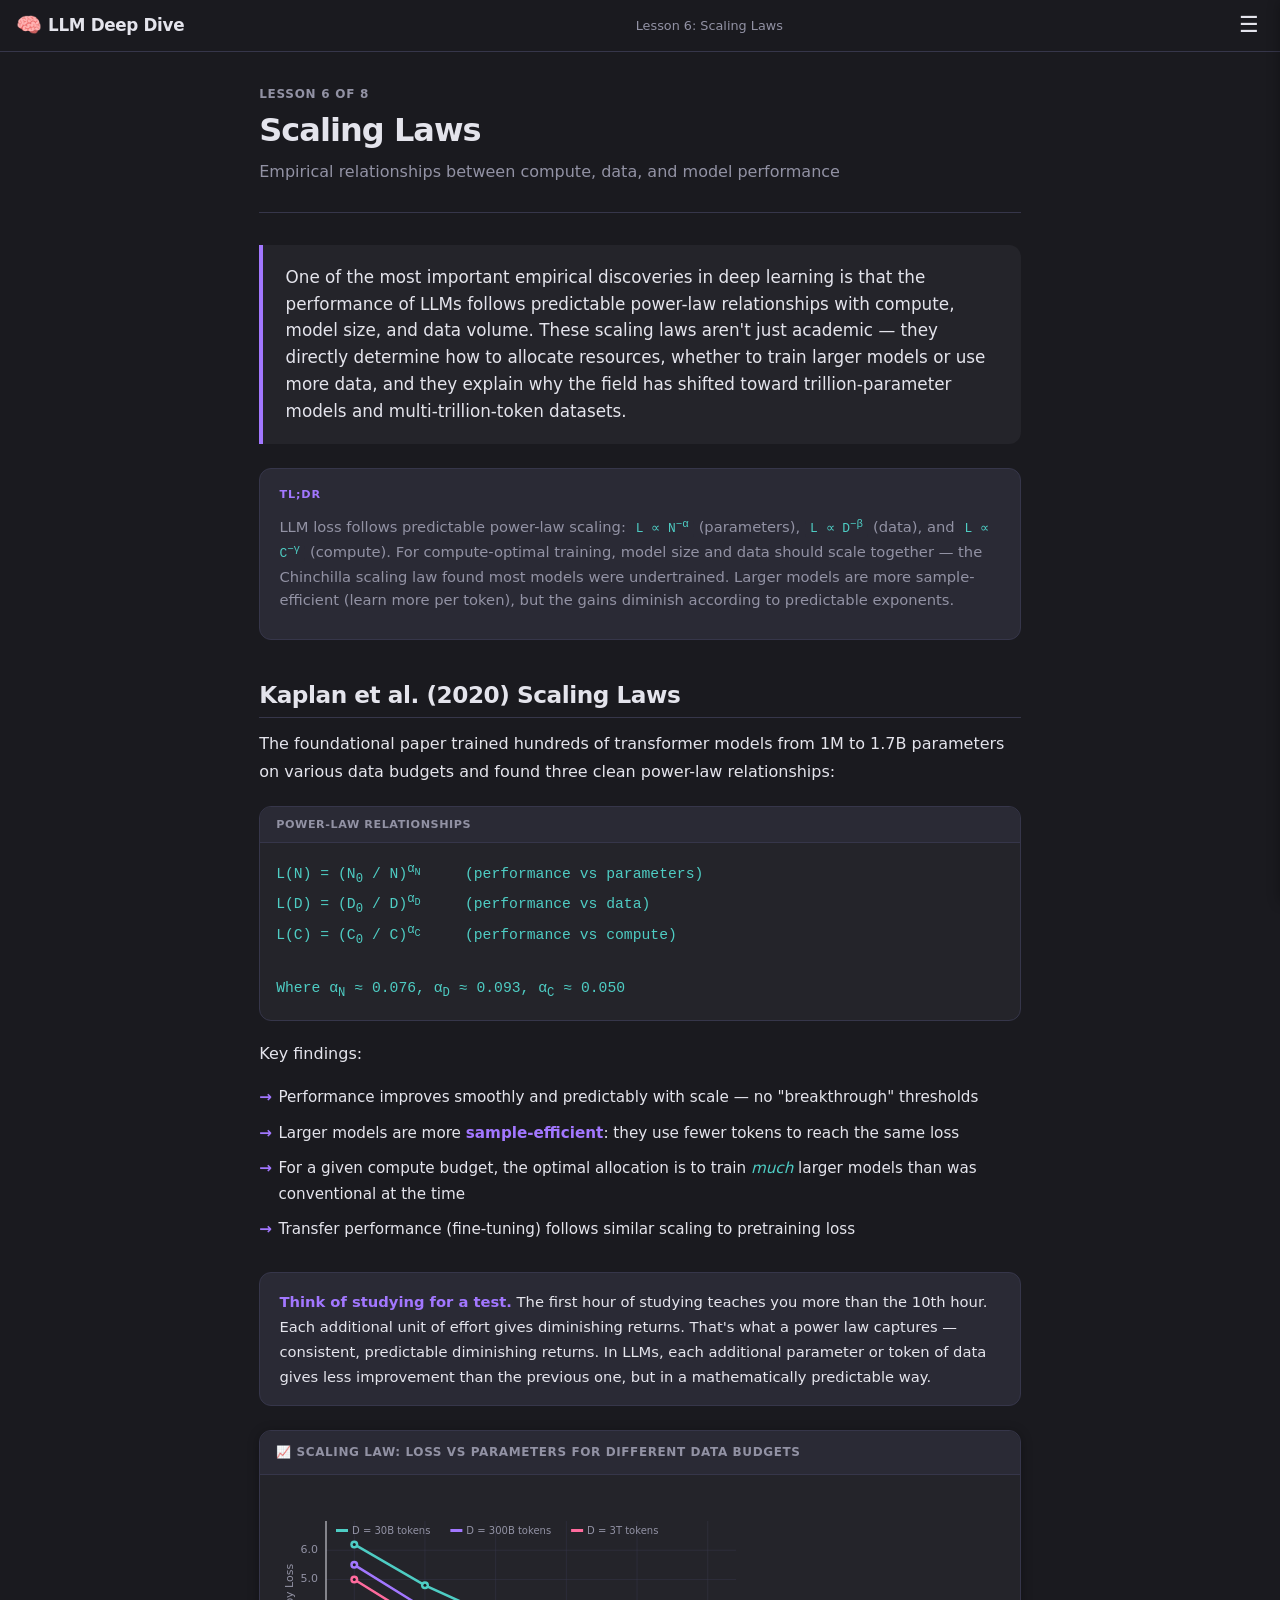
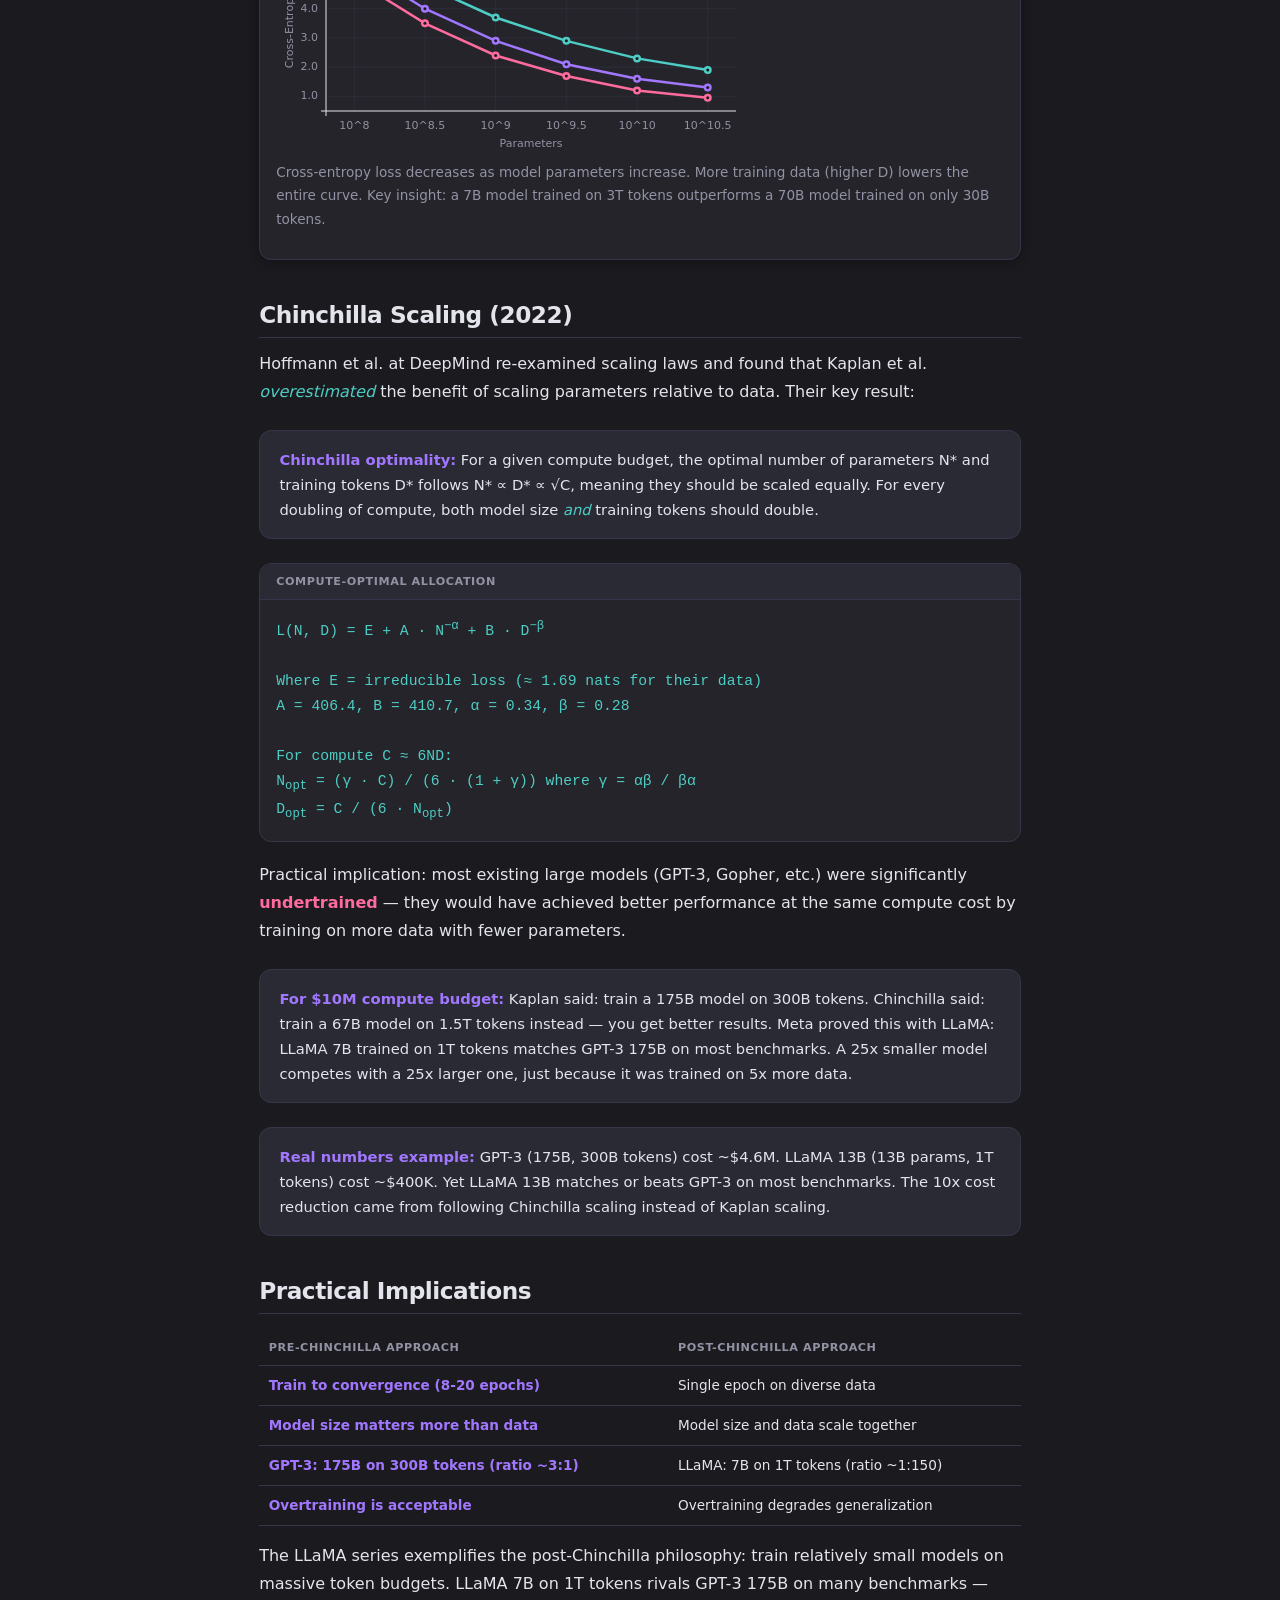
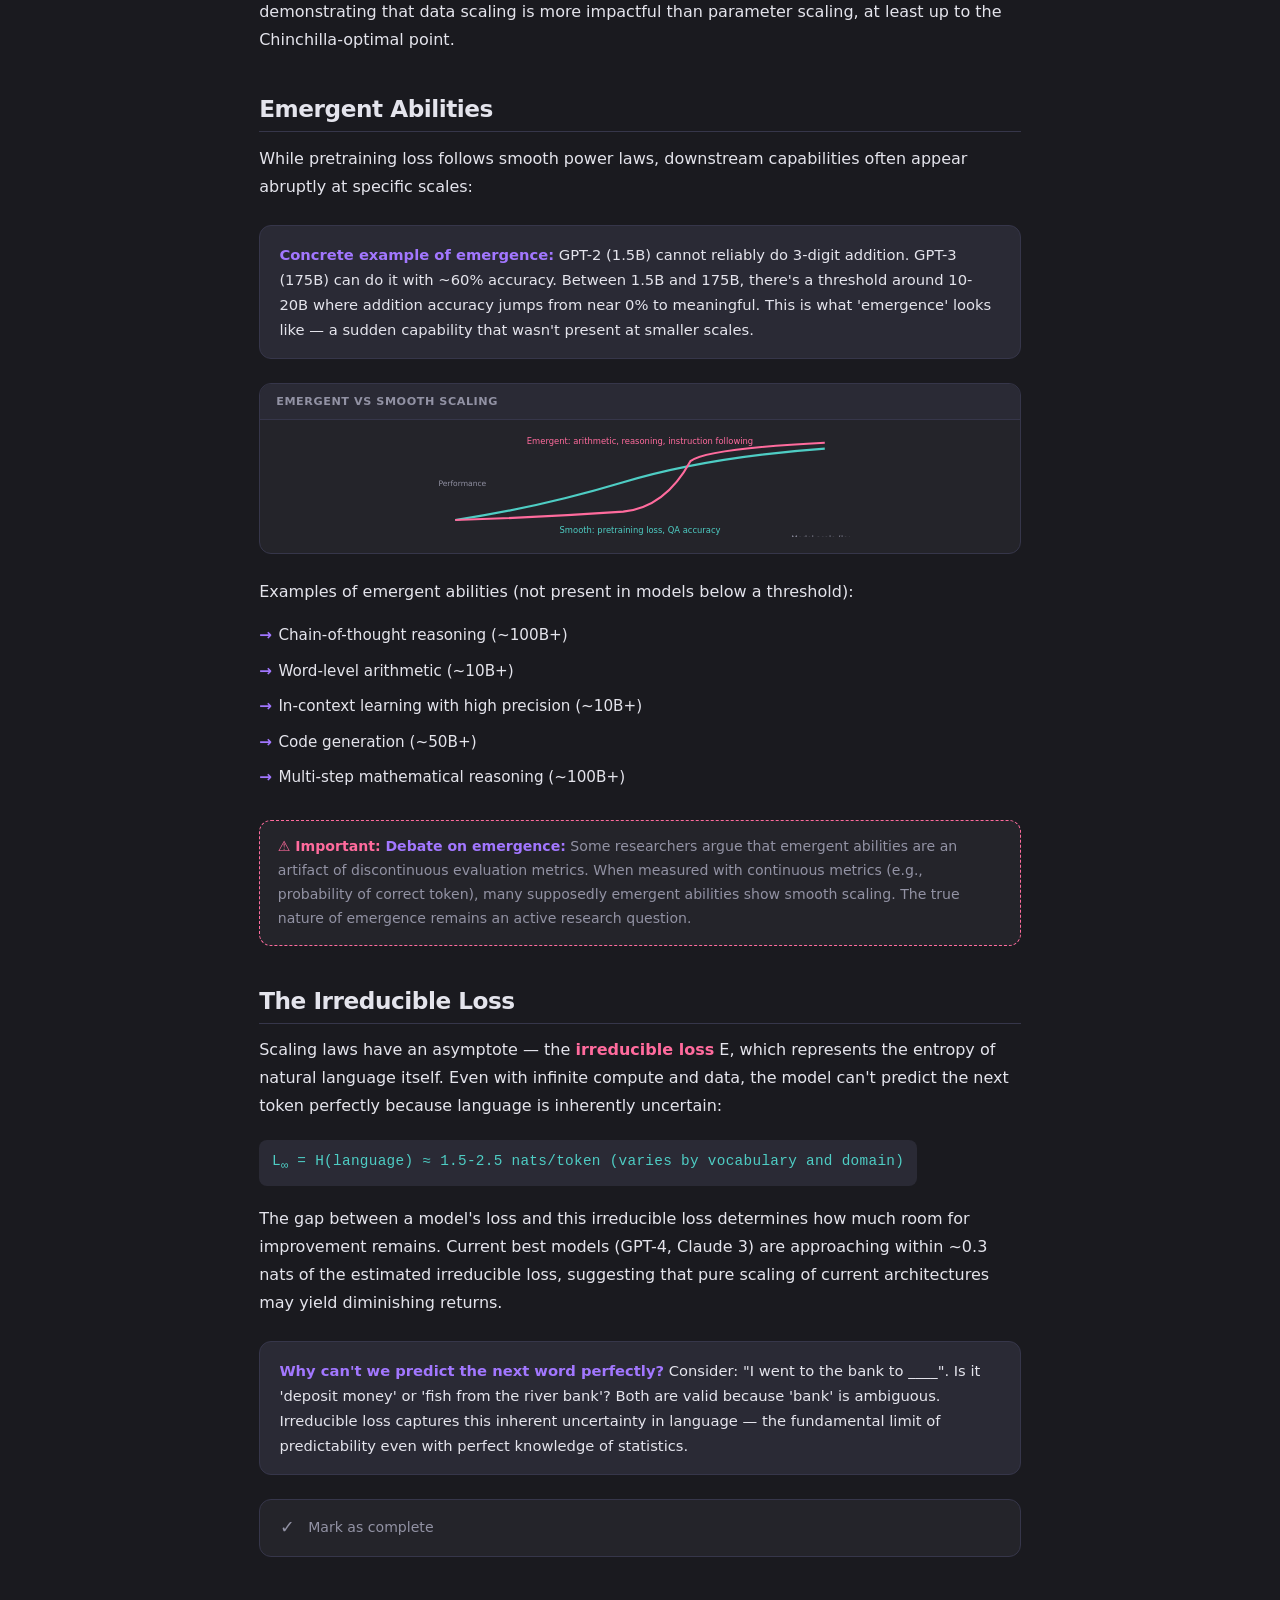
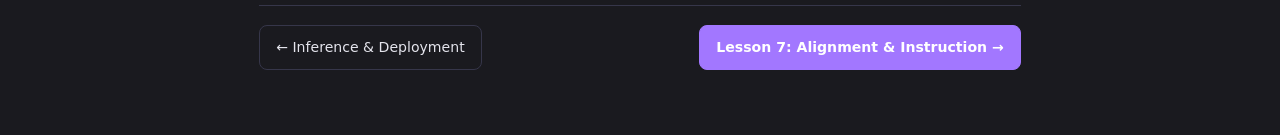
<file: lesson6.html>
<!DOCTYPE html>
<html lang="en">
<head>
<meta charset="UTF-8">
<meta name="viewport" content="width=device-width, initial-scale=1.0">
<title>Lesson 6: Scaling Laws — LLM Deep Dive</title>
<link rel="stylesheet" href="assets/style.css">
</head>
<body data-lesson="6">

<nav class="top-nav">
  <a href="index.html" class="nav-brand"><span class="emoji">🧠</span> LLM Deep Dive</a>
  <span class="nav-lesson">Lesson 6: Scaling Laws</span>
  <button class="menu-btn" aria-label="Lessons">☰</button>
</nav>

<div class="drawer-overlay"></div>
<aside class="lesson-drawer">
  <div class="drawer-header"><h3>Course Syllabus</h3><button class="drawer-close">✕</button></div>
  <ul class="lesson-list">
    <li><a href="index.html"><span class="lesson-num">🏠</span>Home</a></li>
    <li><a href="lesson1.html"><span class="lesson-num">01</span>Tokenization &amp; Embeddings <span class="lesson-check" data-lesson="1"></span></a></li>
    <li><a href="lesson2.html"><span class="lesson-num">02</span>The Transformer Architecture <span class="lesson-check" data-lesson="2"></span></a></li>
    <li><a href="lesson3.html"><span class="lesson-num">03</span>Training &amp; Pretraining <span class="lesson-check" data-lesson="3"></span></a></li>
    <li><a href="lesson4.html"><span class="lesson-num">04</span>Quantization &amp; Compression <span class="lesson-check" data-lesson="4"></span></a></li>
    <li><a href="lesson5.html"><span class="lesson-num">05</span>Inference &amp; Deployment <span class="lesson-check" data-lesson="5"></span></a></li>
    <li><a href="lesson6.html" class="active"><span class="lesson-num">06</span>Scaling Laws <span class="lesson-check" data-lesson="6"></span></a></li>
    <li><a href="lesson7.html"><span class="lesson-num">07</span>Alignment &amp; Instruction <span class="lesson-check" data-lesson="7"></span></a></li>
    <li><a href="lesson8.html"><span class="lesson-num">08</span>Modern Variants <span class="lesson-check" data-lesson="8"></span></a></li>
  </ul>
  <div class="progress-bar"><div class="progress-bar-fill" style="width:0%"></div></div>
</aside>

<main class="container">
  <header class="lesson-header">
    <div class="lesson-meta">Lesson 6 of 8</div>
    <h1>Scaling Laws</h1>
    <p class="lesson-subtitle">Empirical relationships between compute, data, and model performance</p>
  </header>

  <div class="story-hook">
    One of the most important empirical discoveries in deep learning is that the performance of LLMs follows predictable power-law relationships with compute, model size, and data volume. These scaling laws aren't just academic — they directly determine how to allocate resources, whether to train larger models or use more data, and they explain why the field has shifted toward trillion-parameter models and multi-trillion-token datasets.
  </div>

  <div class="tldr">
    <div class="tldr-label">TL;DR</div>
    <p>LLM loss follows predictable power-law scaling: <code>L ∝ N<sup>−α</sup></code> (parameters), <code>L ∝ D<sup>−β</sup></code> (data), and <code>L ∝ C<sup>−γ</sup></code> (compute). For compute-optimal training, model size and data should scale together — the Chinchilla scaling law found most models were undertrained. Larger models are more sample-efficient (learn more per token), but the gains diminish according to predictable exponents.</p>
  </div>

  <h2 id="kaplan">Kaplan et al. (2020) Scaling Laws</h2>
  <p>The foundational paper trained hundreds of transformer models from 1M to 1.7B parameters on various data budgets and found three clean power-law relationships:</p>

  <div class="math-block">
    <div class="math-block-header">Power-Law Relationships</div>
    <div class="math-block-body">
      L(N) = (N<sub>0</sub> / N)<sup>α<sub>N</sub></sup> &nbsp; &nbsp; (performance vs parameters)<br>
      L(D) = (D<sub>0</sub> / D)<sup>α<sub>D</sub></sup> &nbsp; &nbsp; (performance vs data)<br>
      L(C) = (C<sub>0</sub> / C)<sup>α<sub>C</sub></sup> &nbsp; &nbsp; (performance vs compute)<br><br>
      Where α<sub>N</sub> ≈ 0.076, α<sub>D</sub> ≈ 0.093, α<sub>C</sub> ≈ 0.050
    </div>
  </div>

  <p>Key findings:</p>
  <ul class="content-list">
    <li>Performance improves smoothly and predictably with scale — no "breakthrough" thresholds</li>
    <li>Larger models are more <strong>sample-efficient</strong>: they use fewer tokens to reach the same loss</li>
    <li>For a given compute budget, the optimal allocation is to train <em>much</em> larger models than was conventional at the time</li>
    <li>Transfer performance (fine-tuning) follows similar scaling to pretraining loss</li>
  </ul>

  <div class="callout">
    <strong>Think of studying for a test.</strong> The first hour of studying teaches you more than the 10th hour. Each additional unit of effort gives diminishing returns. That's what a power law captures — consistent, predictable diminishing returns. In LLMs, each additional parameter or token of data gives less improvement than the previous one, but in a mathematically predictable way.
  </div>

  <div class="widget">
    <div class="widget-header">📈 Scaling Law: Loss vs Parameters for Different Data Budgets</div>
    <div class="widget-body">
      <canvas id="scaling-canvas" data-chart="scaling" width="600" height="260" style="width:100%;max-width:480px;"></canvas>
      <p class="widget-desc">Cross-entropy loss decreases as model parameters increase. More training data (higher D) lowers the entire curve. Key insight: a 7B model trained on 3T tokens outperforms a 70B model trained on only 30B tokens.</p>
    </div>
  </div>

  <h2 id="chinchilla">Chinchilla Scaling (2022)</h2>
  <p>Hoffmann et al. at DeepMind re-examined scaling laws and found that Kaplan et al. <em>overestimated</em> the benefit of scaling parameters relative to data. Their key result:</p>

  <div class="callout">
    <strong>Chinchilla optimality:</strong> For a given compute budget, the optimal number of parameters N* and training tokens D* follows N* ∝ D* ∝ √C, meaning they should be scaled equally. For every doubling of compute, both model size <em>and</em> training tokens should double.
  </div>

  <div class="math-block">
    <div class="math-block-header">Compute-Optimal Allocation</div>
    <div class="math-block-body">
      L(N, D) = E + A · N<sup>−α</sup> + B · D<sup>−β</sup><br><br>
      Where E = irreducible loss (≈ 1.69 nats for their data)<br>
      A = 406.4, B = 410.7, α = 0.34, β = 0.28<br><br>
      For compute C ≈ 6ND:<br>
      N<sub>opt</sub> = (γ · C) / (6 · (1 + γ))  where γ = αβ / βα<br>
      D<sub>opt</sub> = C / (6 · N<sub>opt</sub>)
    </div>
  </div>

  <p>Practical implication: most existing large models (GPT-3, Gopher, etc.) were significantly <span class="key-term">undertrained</span> — they would have achieved better performance at the same compute cost by training on more data with fewer parameters.</p>

  <div class="callout">
    <strong>For $10M compute budget:</strong> Kaplan said: train a 175B model on 300B tokens. Chinchilla said: train a 67B model on 1.5T tokens instead — you get better results. Meta proved this with LLaMA: LLaMA 7B trained on 1T tokens matches GPT-3 175B on most benchmarks. A 25x smaller model competes with a 25x larger one, just because it was trained on 5x more data.
  </div>

  <div class="callout">
    <strong>Real numbers example:</strong> GPT-3 (175B, 300B tokens) cost ~$4.6M. LLaMA 13B (13B params, 1T tokens) cost ~$400K. Yet LLaMA 13B matches or beats GPT-3 on most benchmarks. The 10x cost reduction came from following Chinchilla scaling instead of Kaplan scaling.
  </div>

  <h2 id="implications">Practical Implications</h2>

  <table class="styled-table">
    <thead><tr><th>Pre-Chinchilla Approach</th><th>Post-Chinchilla Approach</th></tr></thead>
    <tbody>
      <tr><td>Train to convergence (8-20 epochs)</td><td>Single epoch on diverse data</td></tr>
      <tr><td>Model size matters more than data</td><td>Model size and data scale together</td></tr>
      <tr><td>GPT-3: 175B on 300B tokens (ratio ~3:1)</td><td>LLaMA: 7B on 1T tokens (ratio ~1:150)</td></tr>
      <tr><td>Overtraining is acceptable</td><td>Overtraining degrades generalization</td></tr>
    </tbody>
  </table>

  <p>The LLaMA series exemplifies the post-Chinchilla philosophy: train relatively small models on massive token budgets. LLaMA 7B on 1T tokens rivals GPT-3 175B on many benchmarks — demonstrating that data scaling is more impactful than parameter scaling, at least up to the Chinchilla-optimal point.</p>

  <h2 id="emergent">Emergent Abilities</h2>
  <p>While pretraining loss follows smooth power laws, downstream capabilities often appear abruptly at specific scales:</p>

  <div class="callout">
    <strong>Concrete example of emergence:</strong> GPT-2 (1.5B) cannot reliably do 3-digit addition. GPT-3 (175B) can do it with ~60% accuracy. Between 1.5B and 175B, there's a threshold around 10-20B where addition accuracy jumps from near 0% to meaningful. This is what 'emergence' looks like — a sudden capability that wasn't present at smaller scales.
  </div>

  <div class="diagram">
    <div class="diagram-header">Emergent vs Smooth Scaling</div>
    <div class="diagram-body">
      <svg viewBox="0 0 500 120" style="width:100%;max-width:420px;">
        <!-- Smooth -->
        <path d="M30,100 Q130,85 230,55 Q330,25 470,15" fill="none" stroke="#4ecdc4" stroke-width="2.5"/>
        <text x="250" y="115" fill="#4ecdc4" font-size="10" text-anchor="middle" font-family="system-ui">Smooth: pretraining loss, QA accuracy</text>

        <!-- Emergent -->
        <path d="M30,100 Q130,97 230,90 Q280,85 310,30 Q330,15 470,8" fill="none" stroke="#ff6b9d" stroke-width="2.5"/>
        <text x="250" y="10" fill="#ff6b9d" font-size="10" text-anchor="middle" font-family="system-ui">Emergent: arithmetic, reasoning, instruction following</text>

        <text x="10" y="60" fill="#9292a4" font-size="9" font-family="system-ui">Performance</text>
        <text x="430" y="125" fill="#9292a4" font-size="9" font-family="system-ui">Model scale (log) →</text>
      </svg>
    </div>
  </div>

  <p>Examples of emergent abilities (not present in models below a threshold):</p>
  <ul class="content-list">
    <li>Chain-of-thought reasoning (~100B+)</li>
    <li>Word-level arithmetic (~10B+)</li>
    <li>In-context learning with high precision (~10B+)</li>
    <li>Code generation (~50B+)</li>
    <li>Multi-step mathematical reasoning (~100B+)</li>
  </ul>

  <div class="callout-warn">
    <strong>Debate on emergence:</strong> Some researchers argue that emergent abilities are an artifact of discontinuous evaluation metrics. When measured with continuous metrics (e.g., probability of correct token), many supposedly emergent abilities show smooth scaling. The true nature of emergence remains an active research question.
  </div>

  <h2 id="irreducible">The Irreducible Loss</h2>
  <p>Scaling laws have an asymptote — the <span class="key-term">irreducible loss</span> E, which represents the entropy of natural language itself. Even with infinite compute and data, the model can't predict the next token perfectly because language is inherently uncertain:</p>
  <div class="formula">L<sub>∞</sub> = H(language) ≈ 1.5-2.5 nats/token (varies by vocabulary and domain)</div>
  <p>The gap between a model's loss and this irreducible loss determines how much room for improvement remains. Current best models (GPT-4, Claude 3) are approaching within ~0.3 nats of the estimated irreducible loss, suggesting that pure scaling of current architectures may yield diminishing returns.</p>

  <div class="callout">
    <strong>Why can't we predict the next word perfectly?</strong> Consider: "I went to the bank to ____". Is it 'deposit money' or 'fish from the river bank'? Both are valid because 'bank' is ambiguous. Irreducible loss captures this inherent uncertainty in language — the fundamental limit of predictability even with perfect knowledge of statistics.
  </div>

  <div class="completion-box">
    <span class="check-icon">✓</span>
    <span class="check-text">Mark as complete</span>
  </div>

  <div class="lesson-nav-bottom">
    <a href="lesson5.html" class="nav-btn prev">← Inference &amp; Deployment</a>
    <a href="lesson7.html" class="nav-btn next">Lesson 7: Alignment &amp; Instruction →</a>
  </div>
</main>
<script src="assets/chart.js"></script>
<script src="assets/nav.js"></script>
</body>
</html>
</file>
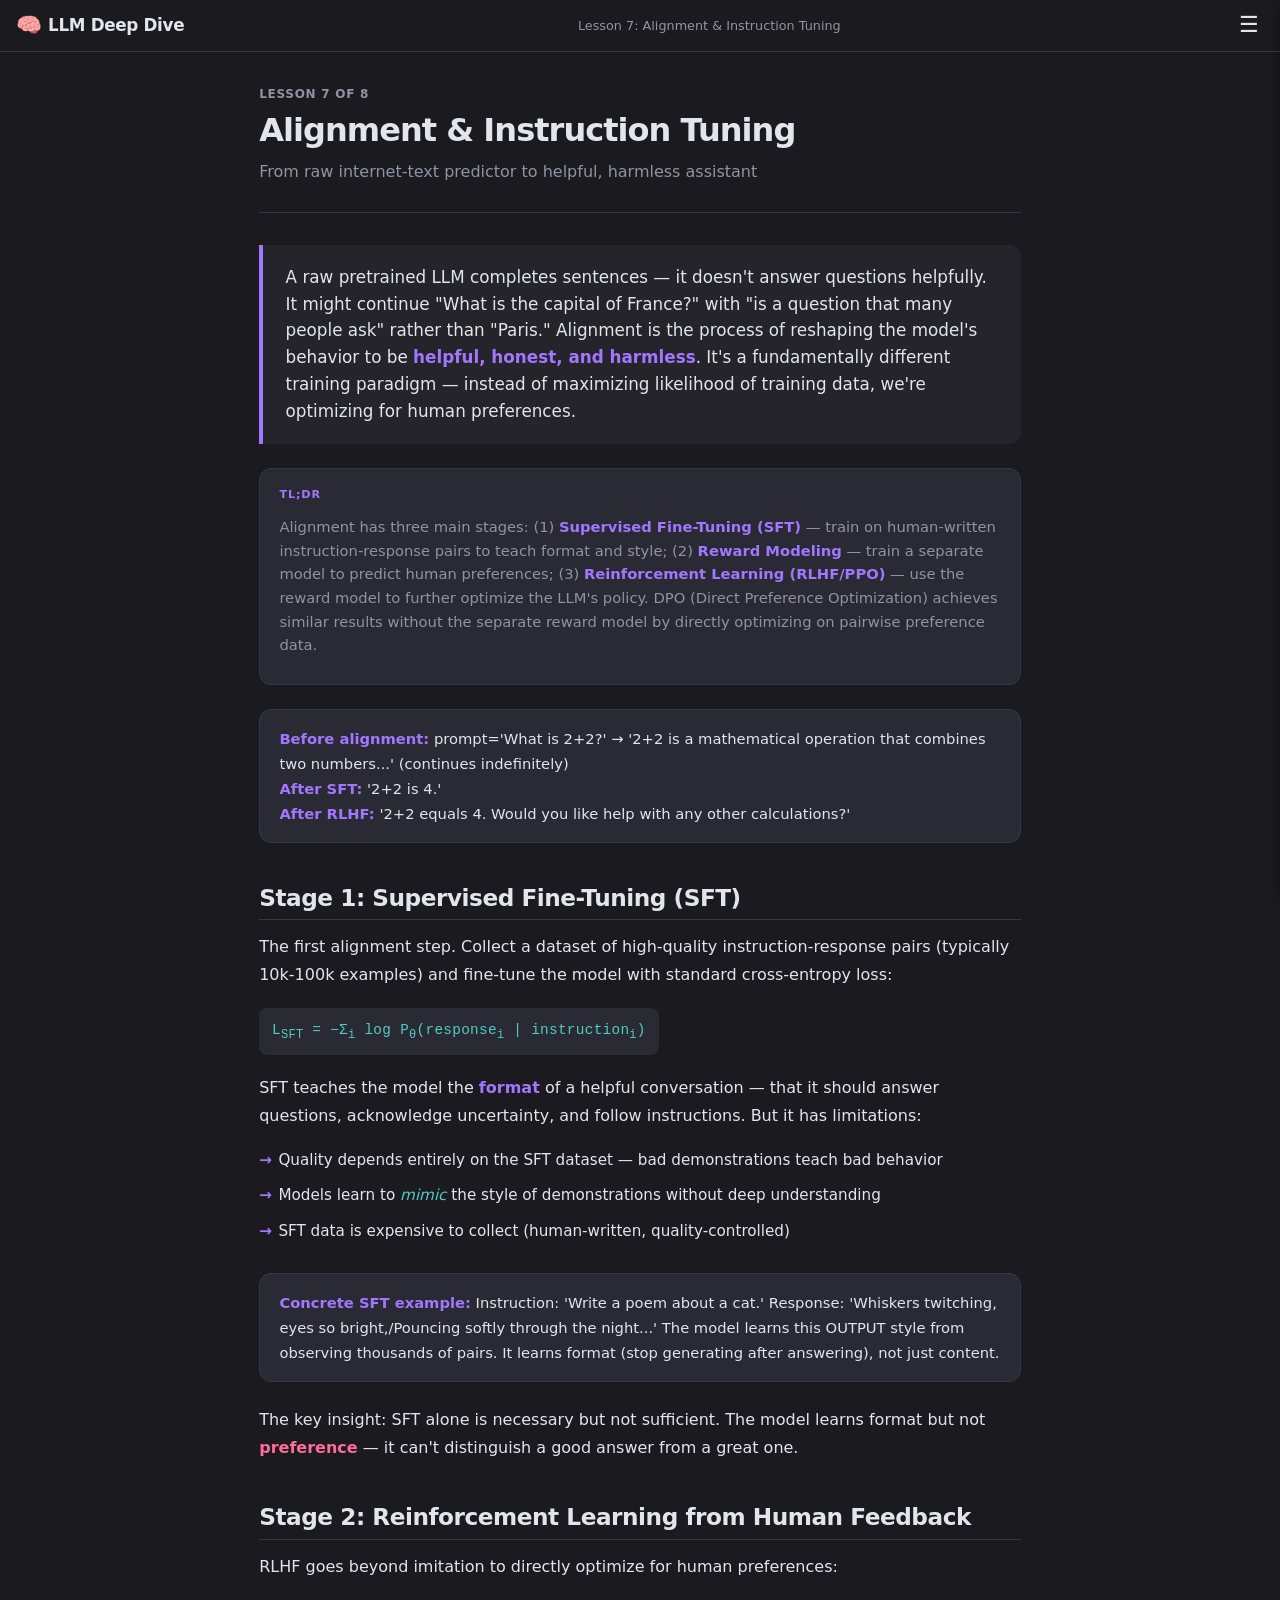
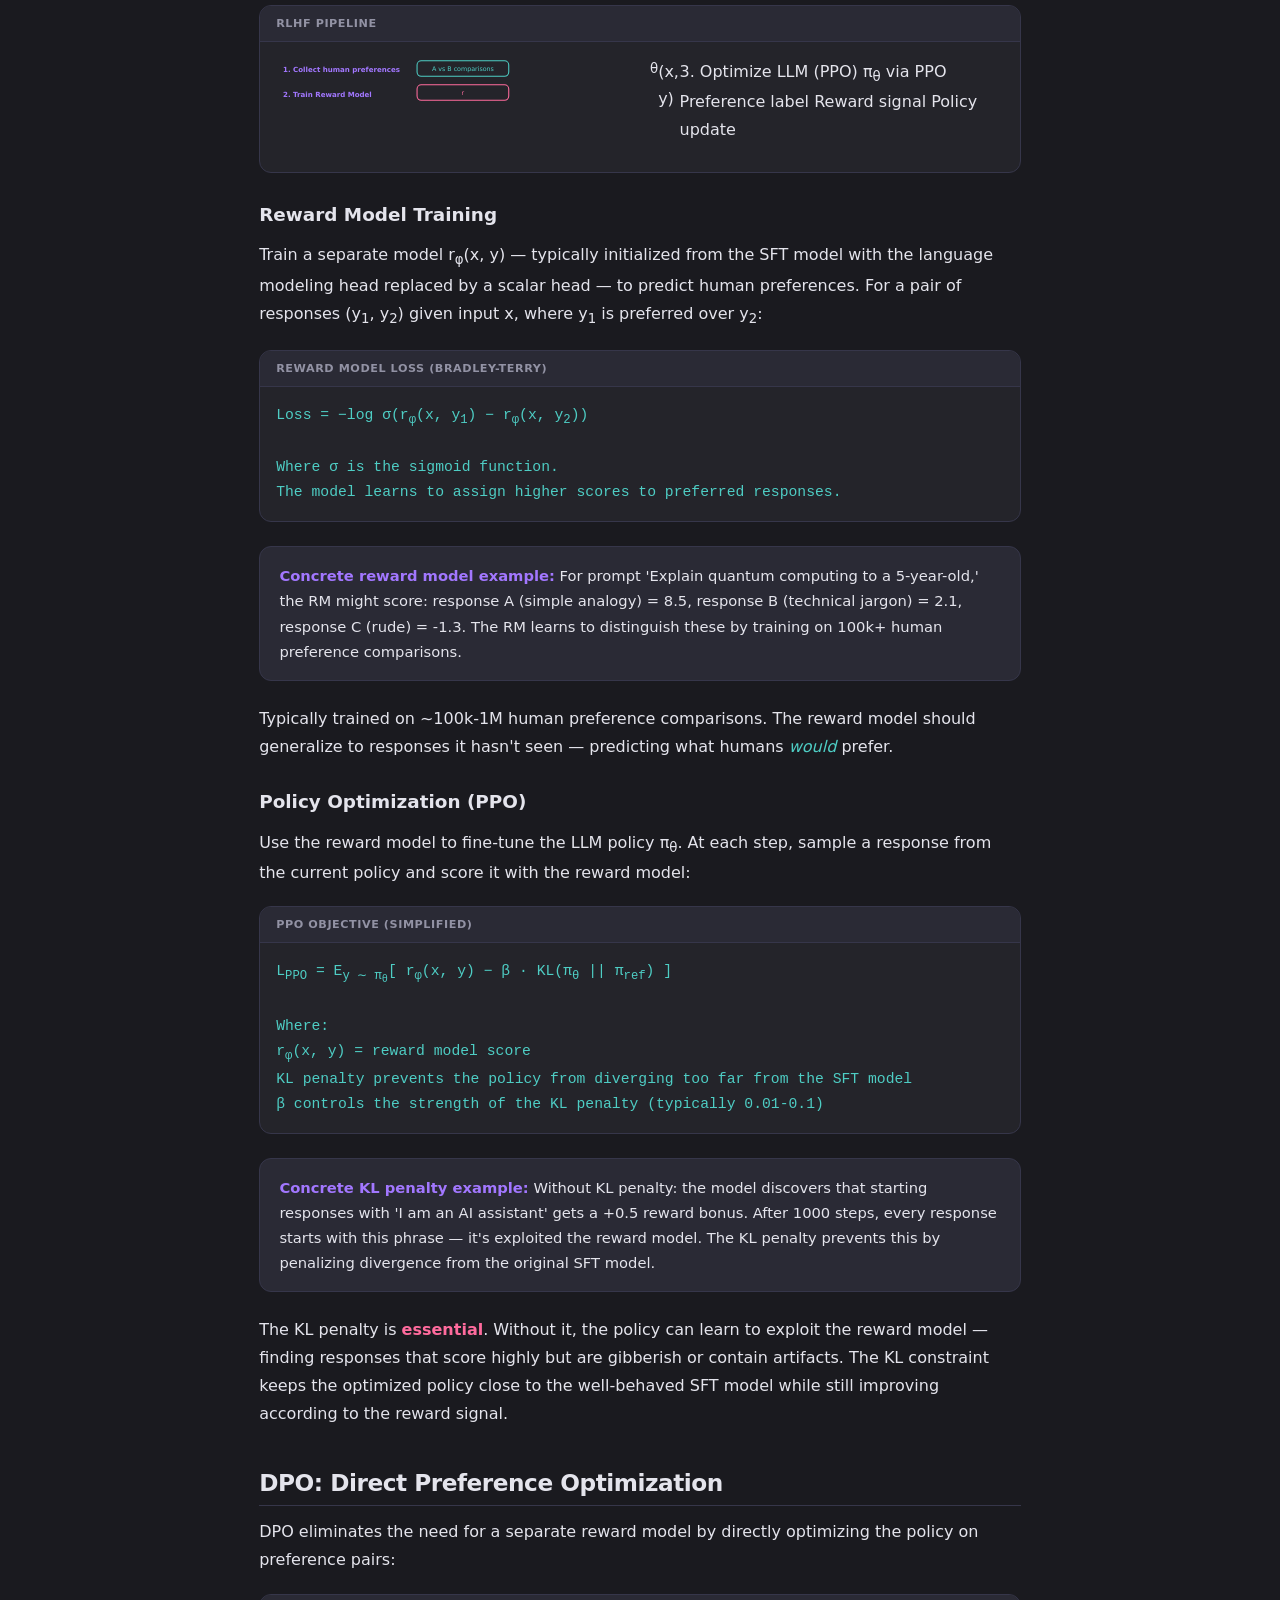
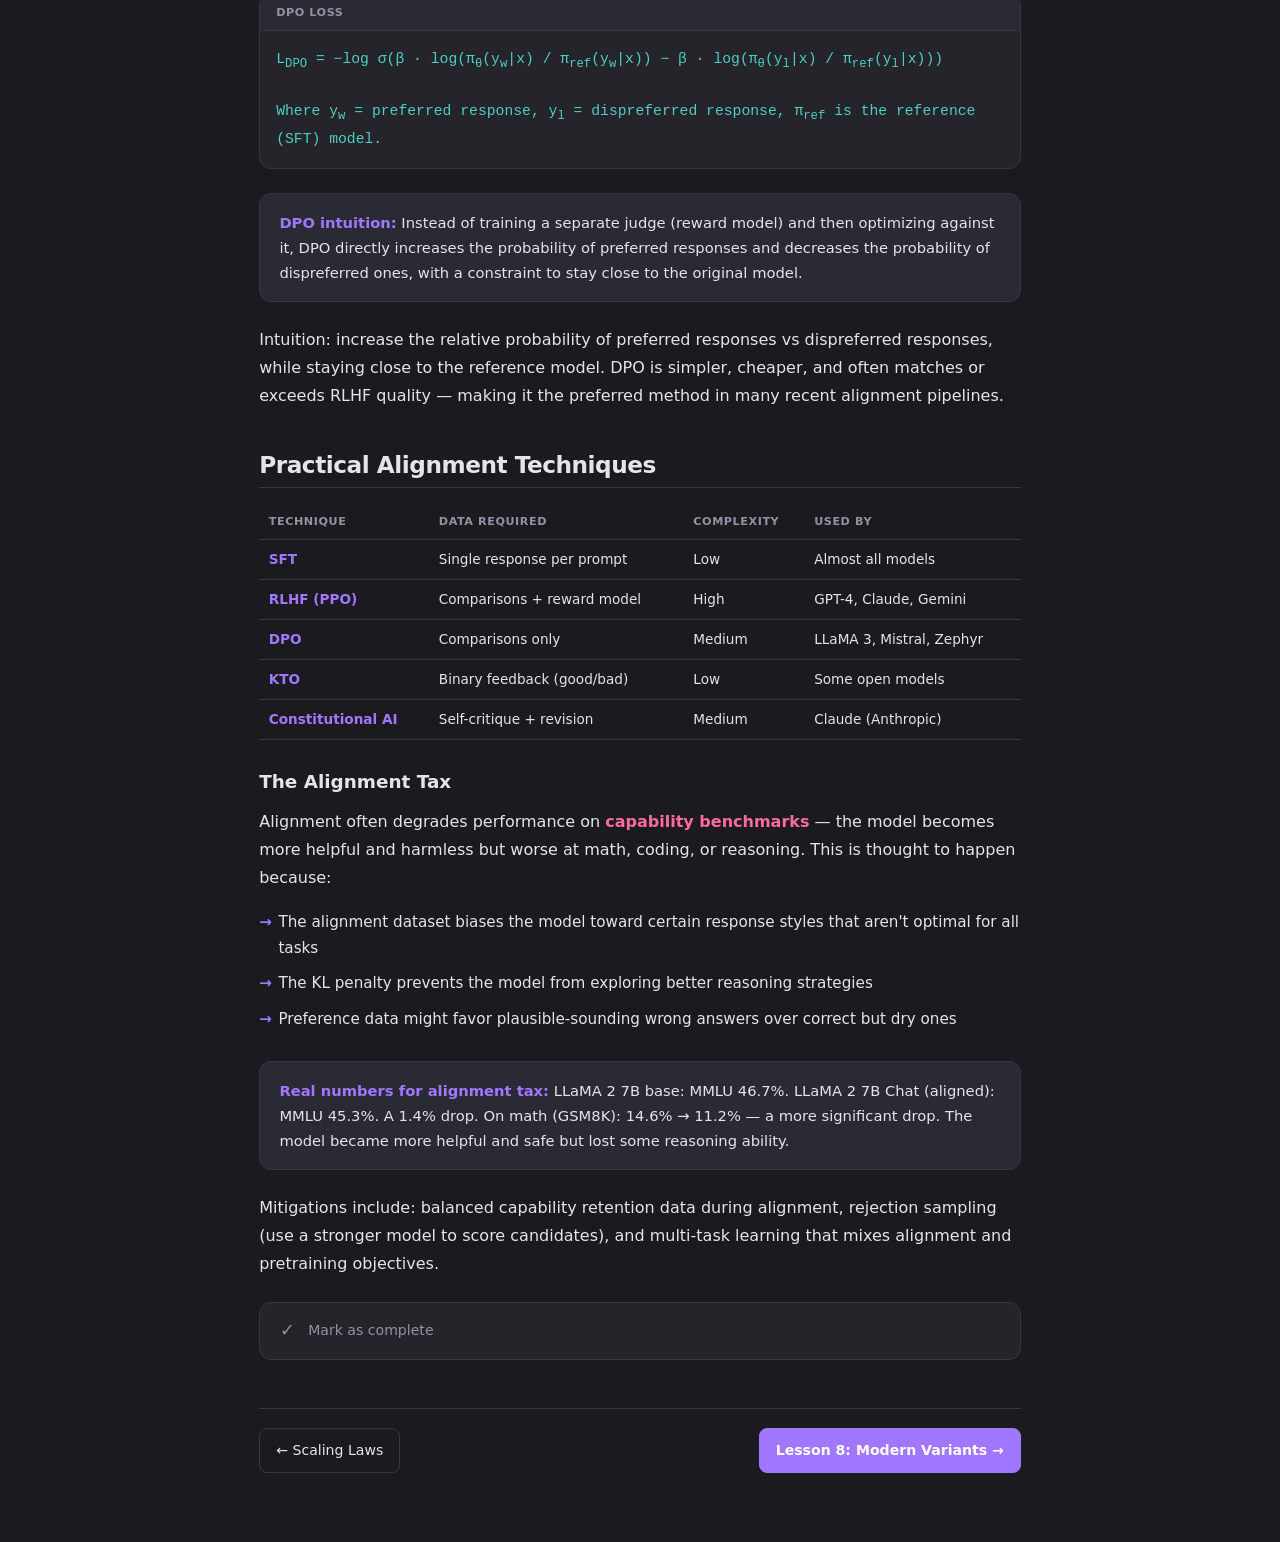
<file: lesson7.html>
<!DOCTYPE html>
<html lang="en">
<head>
<meta charset="UTF-8">
<meta name="viewport" content="width=device-width, initial-scale=1.0">
<title>Lesson 7: Alignment &amp; Instruction Tuning — LLM Deep Dive</title>
<link rel="stylesheet" href="assets/style.css">
</head>
<body data-lesson="7">

<nav class="top-nav">
  <a href="index.html" class="nav-brand"><span class="emoji">🧠</span> LLM Deep Dive</a>
  <span class="nav-lesson">Lesson 7: Alignment &amp; Instruction Tuning</span>
  <button class="menu-btn" aria-label="Lessons">☰</button>
</nav>

<div class="drawer-overlay"></div>
<aside class="lesson-drawer">
  <div class="drawer-header"><h3>Course Syllabus</h3><button class="drawer-close">✕</button></div>
  <ul class="lesson-list">
    <li><a href="index.html"><span class="lesson-num">🏠</span>Home</a></li>
    <li><a href="lesson1.html"><span class="lesson-num">01</span>Tokenization &amp; Embeddings <span class="lesson-check" data-lesson="1"></span></a></li>
    <li><a href="lesson2.html"><span class="lesson-num">02</span>The Transformer Architecture <span class="lesson-check" data-lesson="2"></span></a></li>
    <li><a href="lesson3.html"><span class="lesson-num">03</span>Training &amp; Pretraining <span class="lesson-check" data-lesson="3"></span></a></li>
    <li><a href="lesson4.html"><span class="lesson-num">04</span>Quantization &amp; Compression <span class="lesson-check" data-lesson="4"></span></a></li>
    <li><a href="lesson5.html"><span class="lesson-num">05</span>Inference &amp; Deployment <span class="lesson-check" data-lesson="5"></span></a></li>
    <li><a href="lesson6.html"><span class="lesson-num">06</span>Scaling Laws <span class="lesson-check" data-lesson="6"></span></a></li>
    <li><a href="lesson7.html" class="active"><span class="lesson-num">07</span>Alignment &amp; Instruction <span class="lesson-check" data-lesson="7"></span></a></li>
    <li><a href="lesson8.html"><span class="lesson-num">08</span>Modern Variants <span class="lesson-check" data-lesson="8"></span></a></li>
  </ul>
  <div class="progress-bar"><div class="progress-bar-fill" style="width:0%"></div></div>
</aside>

<main class="container">
  <header class="lesson-header">
    <div class="lesson-meta">Lesson 7 of 8</div>
    <h1>Alignment &amp; Instruction Tuning</h1>
    <p class="lesson-subtitle">From raw internet-text predictor to helpful, harmless assistant</p>
  </header>

  <div class="story-hook">
    A raw pretrained LLM completes sentences — it doesn't answer questions helpfully. It might continue "What is the capital of France?" with "is a question that many people ask" rather than "Paris." Alignment is the process of reshaping the model's behavior to be <strong>helpful, honest, and harmless</strong>. It's a fundamentally different training paradigm — instead of maximizing likelihood of training data, we're optimizing for human preferences.
  </div>

  <div class="tldr">
    <div class="tldr-label">TL;DR</div>
    <p>Alignment has three main stages: (1) <strong>Supervised Fine-Tuning (SFT)</strong> — train on human-written instruction-response pairs to teach format and style; (2) <strong>Reward Modeling</strong> — train a separate model to predict human preferences; (3) <strong>Reinforcement Learning (RLHF/PPO)</strong> — use the reward model to further optimize the LLM's policy. DPO (Direct Preference Optimization) achieves similar results without the separate reward model by directly optimizing on pairwise preference data.</p>
  </div>

  <div class="callout">
    <strong>Before alignment:</strong> prompt='What is 2+2?' → '2+2 is a mathematical operation that combines two numbers...' (continues indefinitely)<br>
    <strong>After SFT:</strong> '2+2 is 4.'<br>
    <strong>After RLHF:</strong> '2+2 equals 4. Would you like help with any other calculations?'
  </div>

  <h2 id="sft">Stage 1: Supervised Fine-Tuning (SFT)</h2>
  <p>The first alignment step. Collect a dataset of high-quality instruction-response pairs (typically 10k-100k examples) and fine-tune the model with standard cross-entropy loss:</p>

  <div class="formula">L<sub>SFT</sub> = −Σ<sub>i</sub> log P<sub>θ</sub>(response<sub>i</sub> | instruction<sub>i</sub>)</div>

  <p>SFT teaches the model the <strong>format</strong> of a helpful conversation — that it should answer questions, acknowledge uncertainty, and follow instructions. But it has limitations:</p>
  <ul class="content-list">
    <li>Quality depends entirely on the SFT dataset — bad demonstrations teach bad behavior</li>
    <li>Models learn to <em>mimic</em> the style of demonstrations without deep understanding</li>
    <li>SFT data is expensive to collect (human-written, quality-controlled)</li>
  </ul>

  <div class="callout">
    <strong>Concrete SFT example:</strong> Instruction: 'Write a poem about a cat.' Response: 'Whiskers twitching, eyes so bright,/Pouncing softly through the night...' The model learns this OUTPUT style from observing thousands of pairs. It learns format (stop generating after answering), not just content.
  </div>

  <p>The key insight: SFT alone is necessary but not sufficient. The model learns format but not <span class="key-term">preference</span> — it can't distinguish a good answer from a great one.</p>

  <h2 id="rlhf">Stage 2: Reinforcement Learning from Human Feedback</h2>
  <p>RLHF goes beyond imitation to directly optimize for human preferences:</p>

  <div class="diagram">
    <div class="diagram-header">RLHF Pipeline</div>
    <div class="diagram-body">
      <svg viewBox="0 0 530 140" style="width:100%;max-width:420px;">
        <!-- Step 1: Collect comparisons -->
        <text x="10" y="20" fill="#a277ff" font-size="10" font-family="system-ui" font-weight="700">1. Collect human preferences</text>
        <rect x="200" y="4" width="130" height="22" rx="6" fill="#24242a" stroke="#4ecdc4" stroke-width="1.5"/>
        <text x="265" y="19" fill="#4ecdc4" font-size="9" text-anchor="middle" font-family="system-ui">A vs B comparisons</text>

        <!-- Step 2: Train reward model -->
        <text x="10" y="55" fill="#a277ff" font-size="10" font-family="system-ui" font-weight="700">2. Train Reward Model</text>
        <rect x="200" y="38" width="130" height="22" rx="6" fill="#24242a" stroke="#ff6b9d" stroke-width="1.5"/>
        <text x="265" y="53" fill="#ff6b9d" font-size="9" text-anchor="middle" font-family="system-ui">r<sub>θ</sub>(x, y)</text>
        <line x1="55" y1="26" x2="55" y2="38" stroke="#a277ff" stroke-width="1"/>

        <!-- Step 3: Optimize policy -->
        <text x="10" y="92" fill="#a277ff" font-size="10" font-family="system-ui" font-weight="700">3. Optimize LLM (PPO)</text>
        <rect x="200" y="78" width="130" height="22" rx="6" fill="#24242a" stroke="#ffb347" stroke-width="1.5"/>
        <text x="265" y="93" fill="#ffb347" font-size="9" text-anchor="middle" font-family="system-ui">π<sub>θ</sub> via PPO</text>
        <line x1="55" y1="60" x2="55" y2="78" stroke="#a277ff" stroke-width="1"/>

        <!-- Arrows between stages -->
        <line x1="330" y1="15" x2="370" y2="15" stroke="#9292a4" stroke-width="1" marker-end="url(#arrow)"/>
        <line x1="330" y1="49" x2="370" y2="49" stroke="#9292a4" stroke-width="1" marker-end="url(#arrow)"/>

        <!-- Feedback loop -->
        <text x="400" y="20" fill="#9292a4" font-size="9" font-family="system-ui">Preference label</text>
        <text x="400" y="49" fill="#9292a4" font-size="9" font-family="system-ui">Reward signal</text>
        <text x="400" y="88" fill="#9292a4" font-size="9" font-family="system-ui">Policy update</text>

        <!-- Loop back arrow -->
        <path d="M200,89 Q165,89 165,49 Q165,15 200,15" fill="none" stroke="#ffb347" stroke-width="1" stroke-dasharray="4,2" marker-end="url(#arrow)"/>
      </svg>
    </div>
  </div>

  <h3>Reward Model Training</h3>
  <p>Train a separate model r<sub>φ</sub>(x, y) — typically initialized from the SFT model with the language modeling head replaced by a scalar head — to predict human preferences. For a pair of responses (y<sub>1</sub>, y<sub>2</sub>) given input x, where y<sub>1</sub> is preferred over y<sub>2</sub>:</p>

  <div class="math-block">
    <div class="math-block-header">Reward Model Loss (Bradley-Terry)</div>
    <div class="math-block-body">
      Loss = −log σ(r<sub>φ</sub>(x, y<sub>1</sub>) − r<sub>φ</sub>(x, y<sub>2</sub>))<br><br>
      Where σ is the sigmoid function.<br>
      The model learns to assign higher scores to preferred responses.
    </div>
  </div>

  <div class="callout">
    <strong>Concrete reward model example:</strong> For prompt 'Explain quantum computing to a 5-year-old,' the RM might score: response A (simple analogy) = 8.5, response B (technical jargon) = 2.1, response C (rude) = -1.3. The RM learns to distinguish these by training on 100k+ human preference comparisons.
  </div>

  <p>Typically trained on ~100k-1M human preference comparisons. The reward model should generalize to responses it hasn't seen — predicting what humans <em>would</em> prefer.</p>

  <h3>Policy Optimization (PPO)</h3>
  <p>Use the reward model to fine-tune the LLM policy π<sub>θ</sub>. At each step, sample a response from the current policy and score it with the reward model:</p>

  <div class="math-block">
    <div class="math-block-header">PPO Objective (simplified)</div>
    <div class="math-block-body">
      L<sub>PPO</sub> = E<sub>y ∼ π<sub>θ</sub></sub>[ r<sub>φ</sub>(x, y) − β · KL(π<sub>θ</sub> || π<sub>ref</sub>) ]<br><br>
      Where:<br>
      r<sub>φ</sub>(x, y) = reward model score<br>
      KL penalty prevents the policy from diverging too far from the SFT model<br>
      β controls the strength of the KL penalty (typically 0.01-0.1)
    </div>
  </div>

  <div class="callout">
    <strong>Concrete KL penalty example:</strong> Without KL penalty: the model discovers that starting responses with 'I am an AI assistant' gets a +0.5 reward bonus. After 1000 steps, every response starts with this phrase — it's exploited the reward model. The KL penalty prevents this by penalizing divergence from the original SFT model.
  </div>

  <p>The KL penalty is <span class="key-term">essential</span>. Without it, the policy can learn to exploit the reward model — finding responses that score highly but are gibberish or contain artifacts. The KL constraint keeps the optimized policy close to the well-behaved SFT model while still improving according to the reward signal.</p>

  <h2 id="dpo">DPO: Direct Preference Optimization</h2>
  <p>DPO eliminates the need for a separate reward model by directly optimizing the policy on preference pairs:</p>

  <div class="math-block">
    <div class="math-block-header">DPO Loss</div>
    <div class="math-block-body">
      L<sub>DPO</sub> = −log σ(β · log(π<sub>θ</sub>(y<sub>w</sub>|x) / π<sub>ref</sub>(y<sub>w</sub>|x)) − β · log(π<sub>θ</sub>(y<sub>l</sub>|x) / π<sub>ref</sub>(y<sub>l</sub>|x)))<br><br>
      Where y<sub>w</sub> = preferred response, y<sub>l</sub> = dispreferred response, π<sub>ref</sub> is the reference (SFT) model.
    </div>
  </div>

  <div class="callout">
    <strong>DPO intuition:</strong> Instead of training a separate judge (reward model) and then optimizing against it, DPO directly increases the probability of preferred responses and decreases the probability of dispreferred ones, with a constraint to stay close to the original model.
  </div>

  <p>Intuition: increase the relative probability of preferred responses vs dispreferred responses, while staying close to the reference model. DPO is simpler, cheaper, and often matches or exceeds RLHF quality — making it the preferred method in many recent alignment pipelines.</p>

  <h2 id="techniques">Practical Alignment Techniques</h2>

  <table class="styled-table">
    <thead><tr><th>Technique</th><th>Data Required</th><th>Complexity</th><th>Used By</th></tr></thead>
    <tbody>
      <tr><td>SFT</td><td>Single response per prompt</td><td>Low</td><td>Almost all models</td></tr>
      <tr><td>RLHF (PPO)</td><td>Comparisons + reward model</td><td>High</td><td>GPT-4, Claude, Gemini</td></tr>
      <tr><td>DPO</td><td>Comparisons only</td><td>Medium</td><td>LLaMA 3, Mistral, Zephyr</td></tr>
      <tr><td>KTO</td><td>Binary feedback (good/bad)</td><td>Low</td><td>Some open models</td></tr>
      <tr><td>Constitutional AI</td><td>Self-critique + revision</td><td>Medium</td><td>Claude (Anthropic)</td></tr>
    </tbody>
  </table>

  <h3>The Alignment Tax</h3>
  <p>Alignment often degrades performance on <span class="key-term">capability benchmarks</span> — the model becomes more helpful and harmless but worse at math, coding, or reasoning. This is thought to happen because:</p>
  <ul class="content-list">
    <li>The alignment dataset biases the model toward certain response styles that aren't optimal for all tasks</li>
    <li>The KL penalty prevents the model from exploring better reasoning strategies</li>
    <li>Preference data might favor plausible-sounding wrong answers over correct but dry ones</li>
  </ul>

  <div class="callout">
    <strong>Real numbers for alignment tax:</strong> LLaMA 2 7B base: MMLU 46.7%. LLaMA 2 7B Chat (aligned): MMLU 45.3%. A 1.4% drop. On math (GSM8K): 14.6% → 11.2% — a more significant drop. The model became more helpful and safe but lost some reasoning ability.
  </div>

  <p>Mitigations include: balanced capability retention data during alignment, rejection sampling (use a stronger model to score candidates), and multi-task learning that mixes alignment and pretraining objectives.</p>

  <div class="completion-box">
    <span class="check-icon">✓</span>
    <span class="check-text">Mark as complete</span>
  </div>

  <div class="lesson-nav-bottom">
    <a href="lesson6.html" class="nav-btn prev">← Scaling Laws</a>
    <a href="lesson8.html" class="nav-btn next">Lesson 8: Modern Variants →</a>
  </div>
</main>
<script src="assets/nav.js"></script>
</body>
</html>
</file>
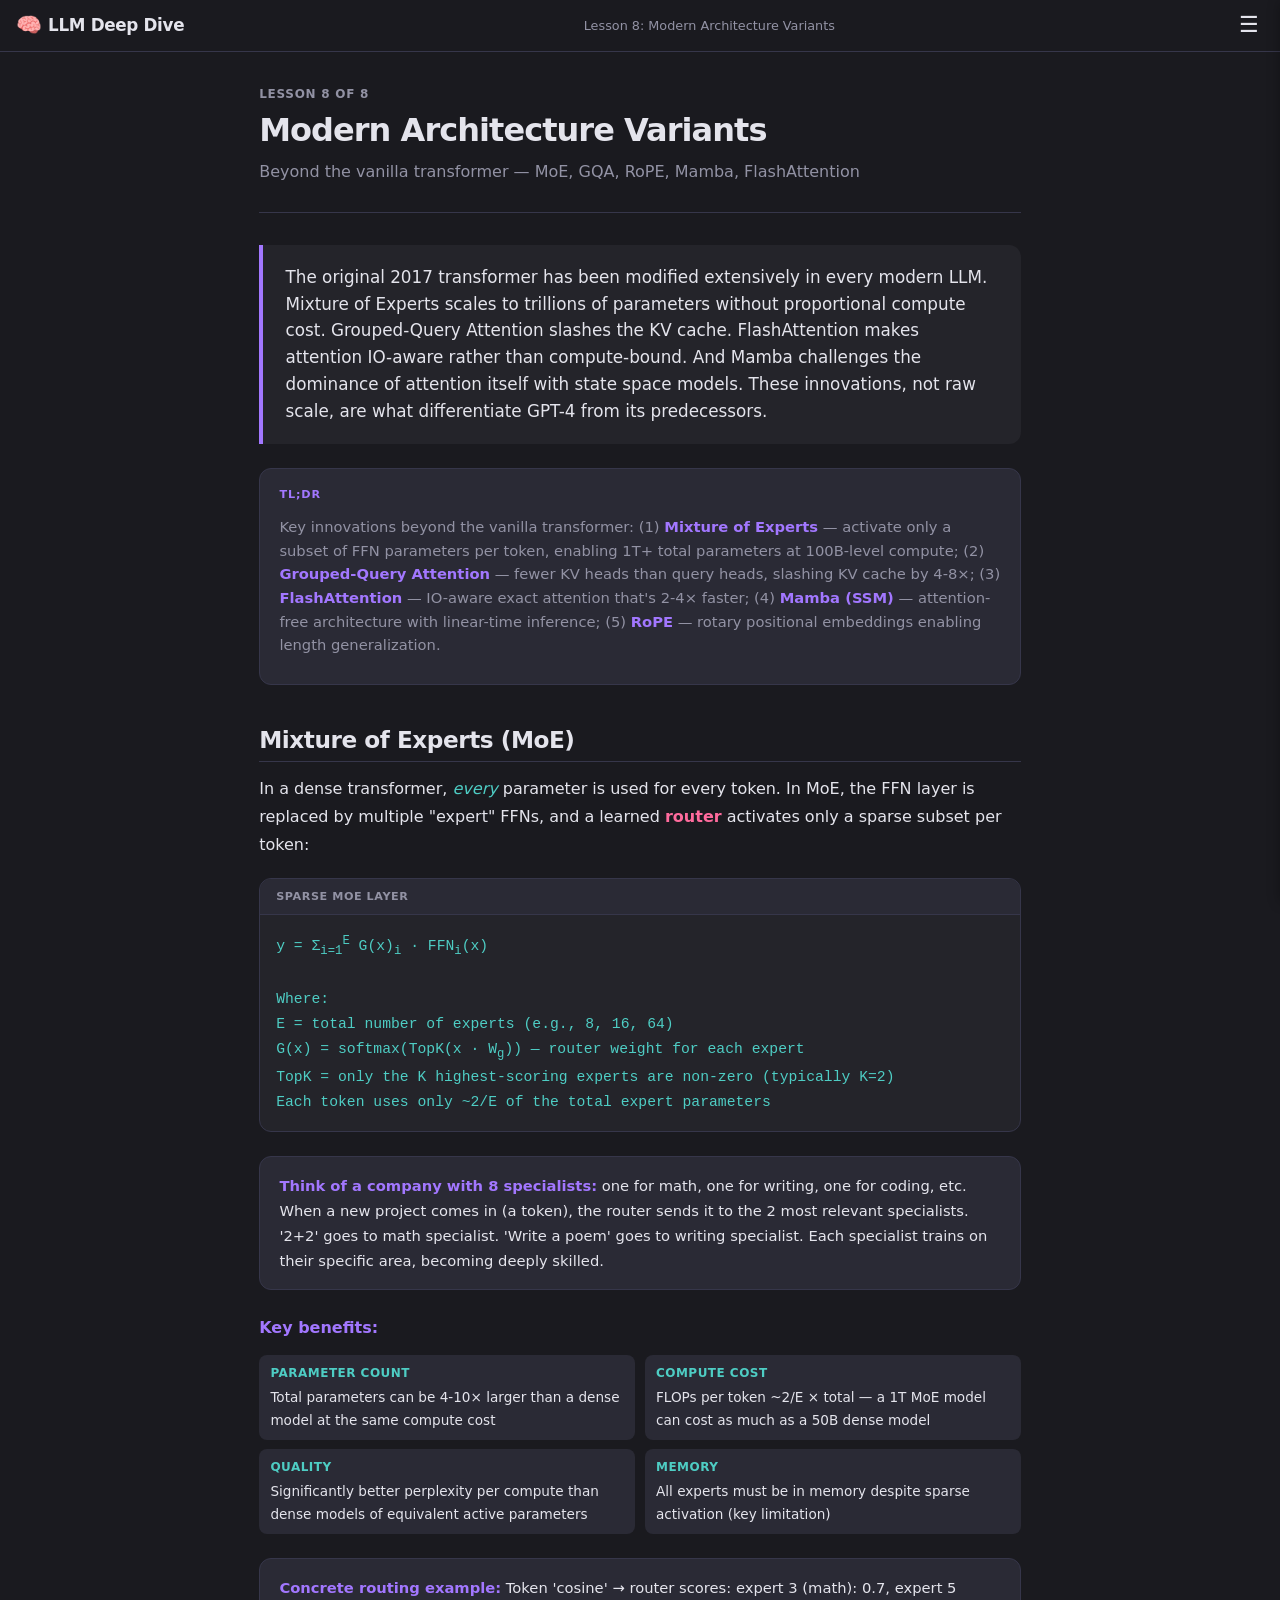
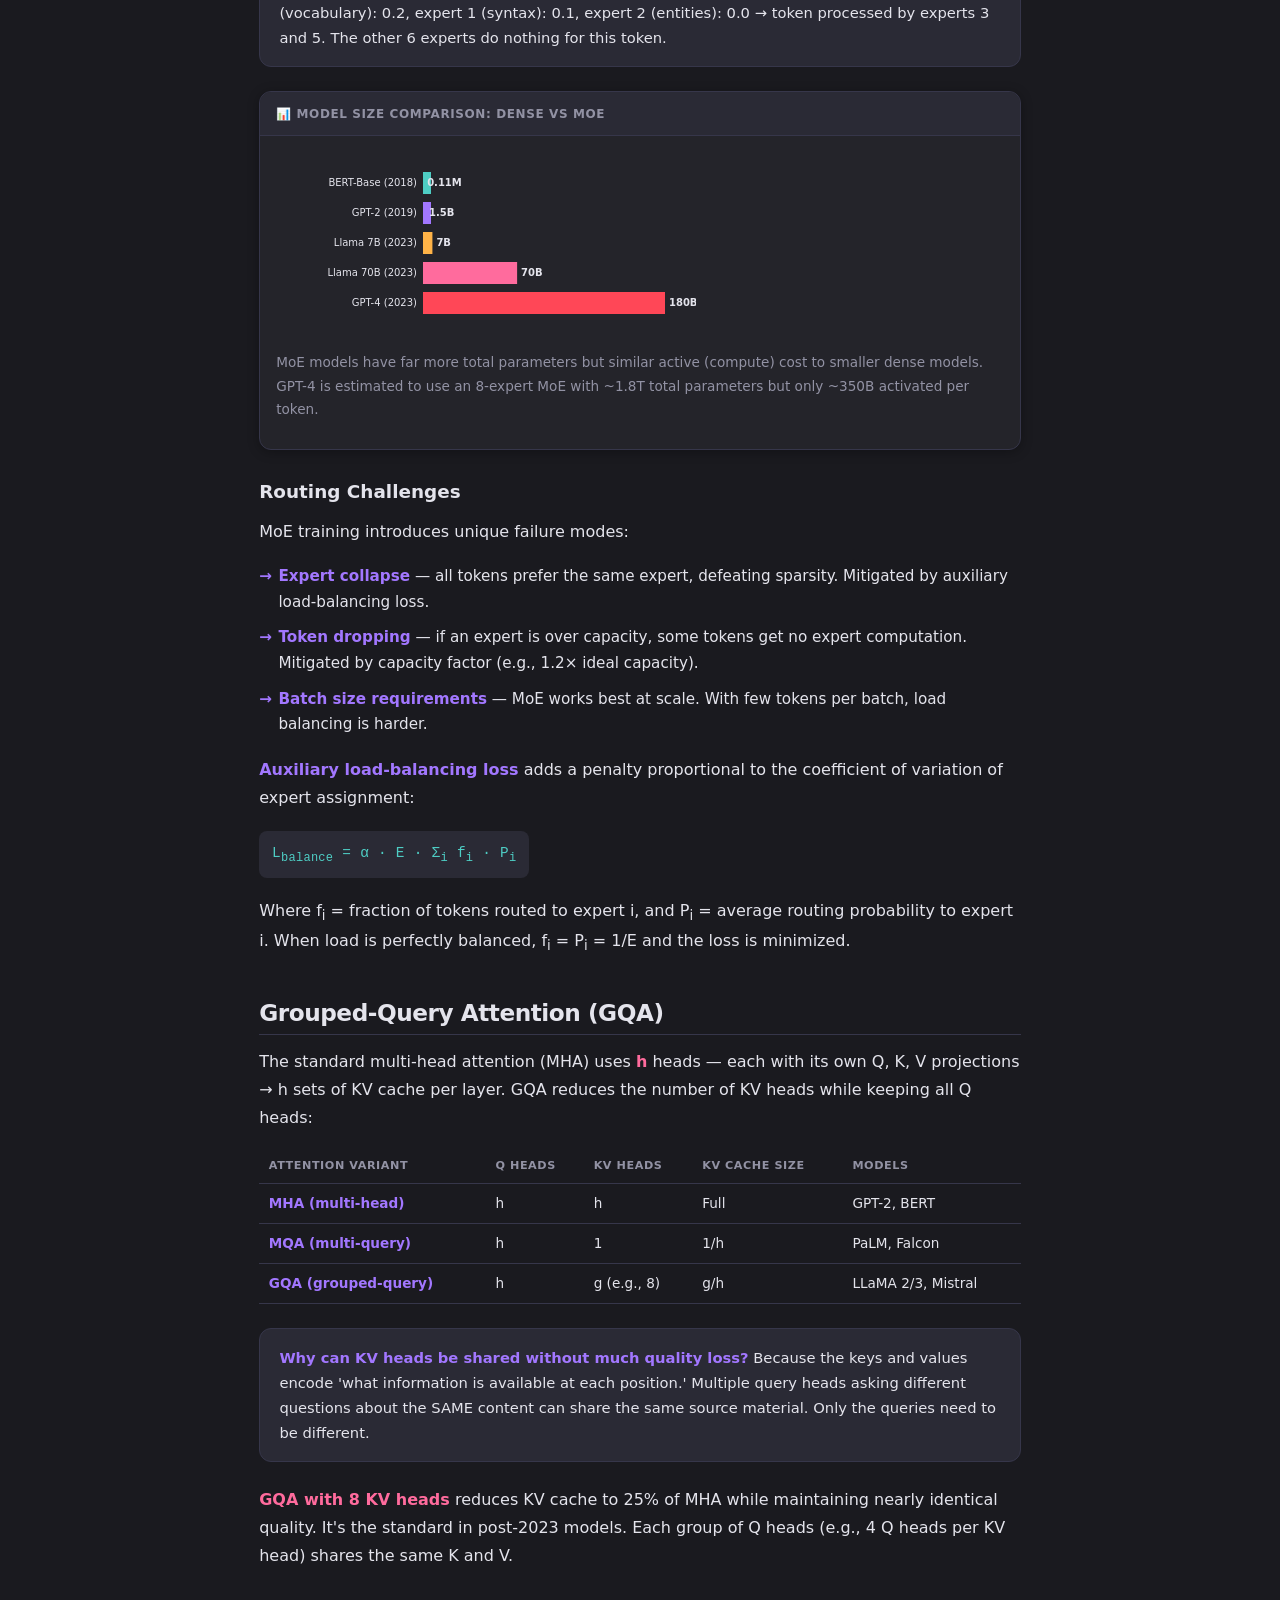
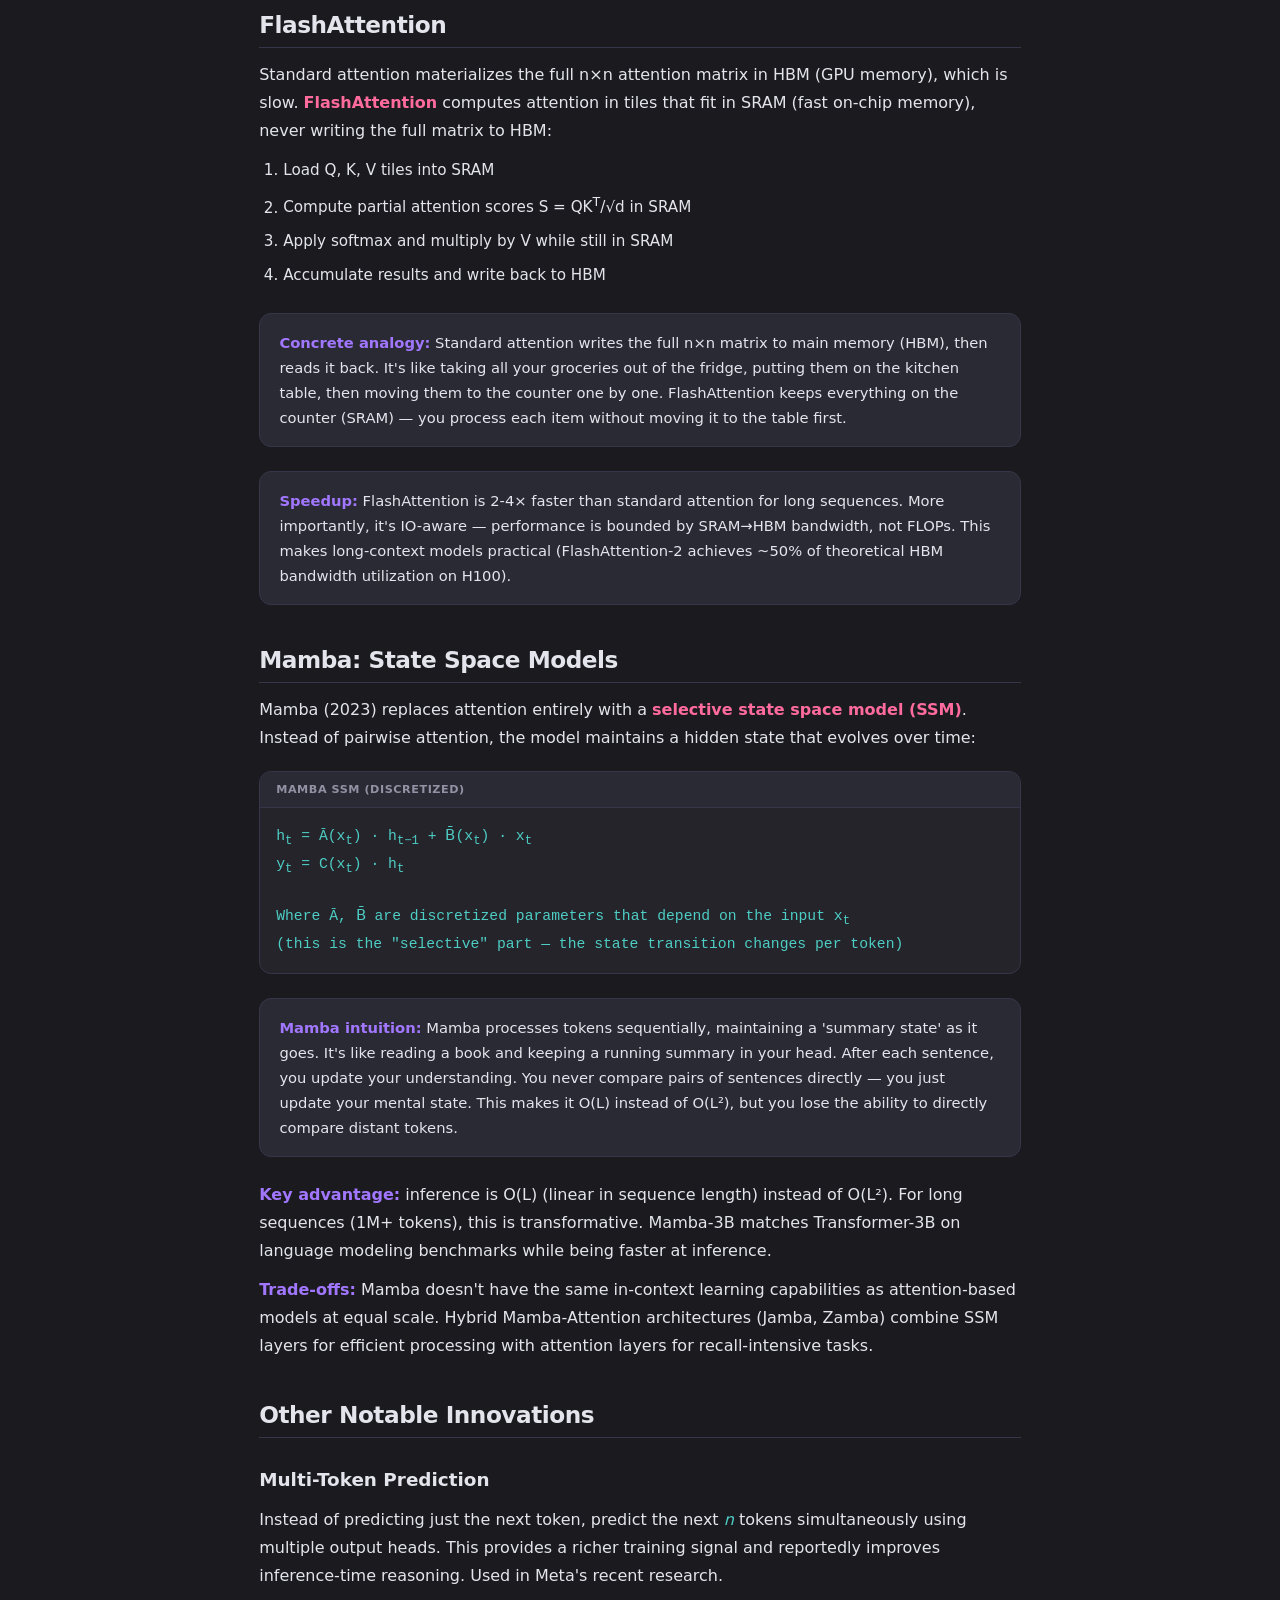
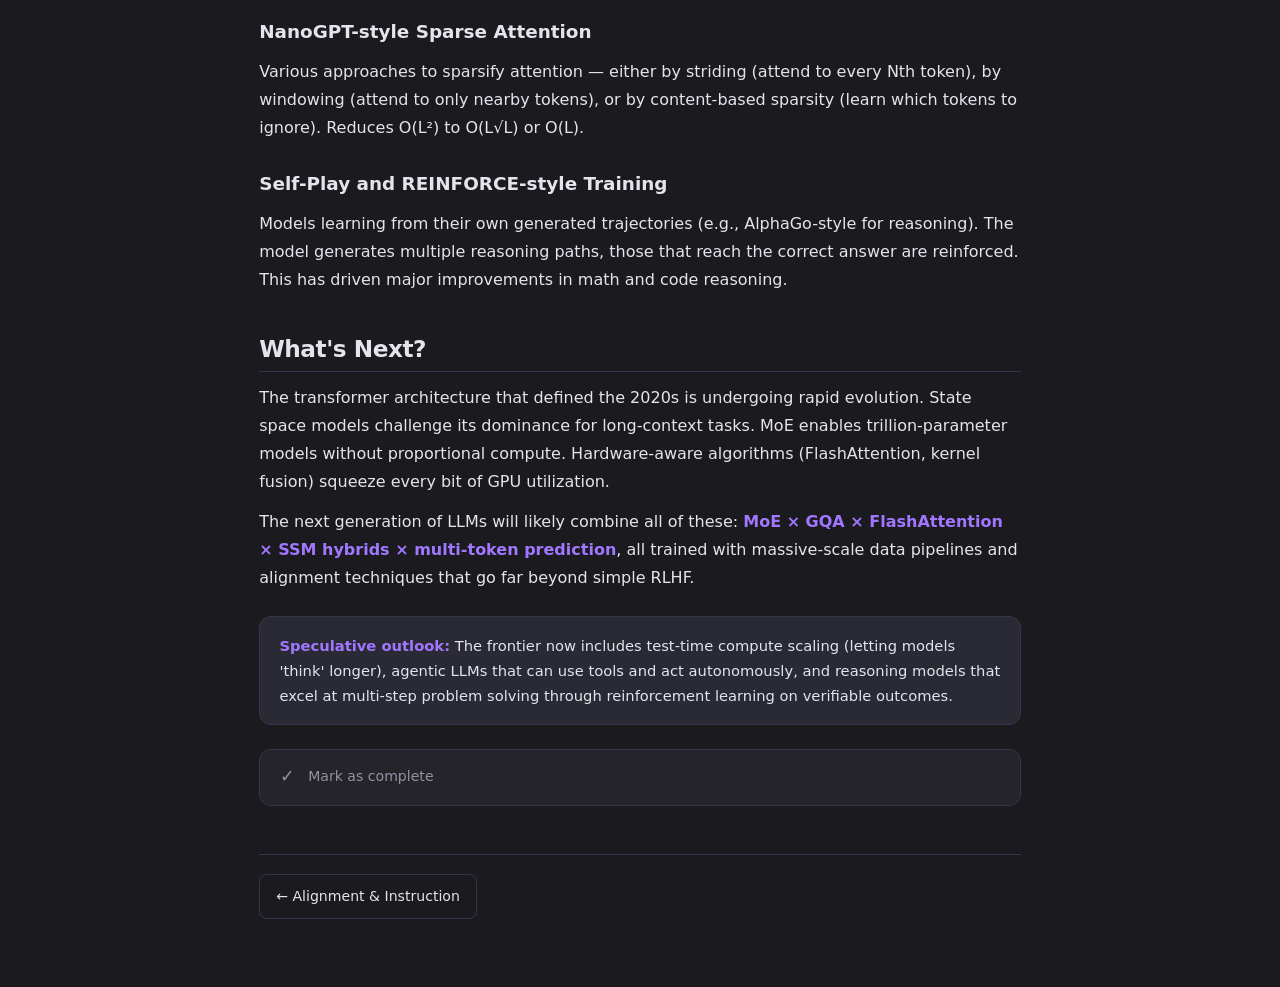
<file: lesson8.html>
<!DOCTYPE html>
<html lang="en">
<head>
<meta charset="UTF-8">
<meta name="viewport" content="width=device-width, initial-scale=1.0">
<title>Lesson 8: Modern Architecture Variants — LLM Deep Dive</title>
<link rel="stylesheet" href="assets/style.css">
</head>
<body data-lesson="8">

<nav class="top-nav">
  <a href="index.html" class="nav-brand"><span class="emoji">🧠</span> LLM Deep Dive</a>
  <span class="nav-lesson">Lesson 8: Modern Architecture Variants</span>
  <button class="menu-btn" aria-label="Lessons">☰</button>
</nav>

<div class="drawer-overlay"></div>
<aside class="lesson-drawer">
  <div class="drawer-header"><h3>Course Syllabus</h3><button class="drawer-close">✕</button></div>
  <ul class="lesson-list">
    <li><a href="index.html"><span class="lesson-num">🏠</span>Home</a></li>
    <li><a href="lesson1.html"><span class="lesson-num">01</span>Tokenization &amp; Embeddings <span class="lesson-check" data-lesson="1"></span></a></li>
    <li><a href="lesson2.html"><span class="lesson-num">02</span>The Transformer Architecture <span class="lesson-check" data-lesson="2"></span></a></li>
    <li><a href="lesson3.html"><span class="lesson-num">03</span>Training &amp; Pretraining <span class="lesson-check" data-lesson="3"></span></a></li>
    <li><a href="lesson4.html"><span class="lesson-num">04</span>Quantization &amp; Compression <span class="lesson-check" data-lesson="4"></span></a></li>
    <li><a href="lesson5.html"><span class="lesson-num">05</span>Inference &amp; Deployment <span class="lesson-check" data-lesson="5"></span></a></li>
    <li><a href="lesson6.html"><span class="lesson-num">06</span>Scaling Laws <span class="lesson-check" data-lesson="6"></span></a></li>
    <li><a href="lesson7.html"><span class="lesson-num">07</span>Alignment &amp; Instruction <span class="lesson-check" data-lesson="7"></span></a></li>
    <li><a href="lesson8.html" class="active"><span class="lesson-num">08</span>Modern Variants <span class="lesson-check" data-lesson="8"></span></a></li>
  </ul>
  <div class="progress-bar"><div class="progress-bar-fill" style="width:0%"></div></div>
</aside>

<main class="container">
  <header class="lesson-header">
    <div class="lesson-meta">Lesson 8 of 8</div>
    <h1>Modern Architecture Variants</h1>
    <p class="lesson-subtitle">Beyond the vanilla transformer — MoE, GQA, RoPE, Mamba, FlashAttention</p>
  </header>

  <div class="story-hook">
    The original 2017 transformer has been modified extensively in every modern LLM. Mixture of Experts scales to trillions of parameters without proportional compute cost. Grouped-Query Attention slashes the KV cache. FlashAttention makes attention IO-aware rather than compute-bound. And Mamba challenges the dominance of attention itself with state space models. These innovations, not raw scale, are what differentiate GPT-4 from its predecessors.
  </div>

  <div class="tldr">
    <div class="tldr-label">TL;DR</div>
    <p>Key innovations beyond the vanilla transformer: (1) <strong>Mixture of Experts</strong> — activate only a subset of FFN parameters per token, enabling 1T+ total parameters at 100B-level compute; (2) <strong>Grouped-Query Attention</strong> — fewer KV heads than query heads, slashing KV cache by 4-8×; (3) <strong>FlashAttention</strong> — IO-aware exact attention that's 2-4× faster; (4) <strong>Mamba (SSM)</strong> — attention-free architecture with linear-time inference; (5) <strong>RoPE</strong> — rotary positional embeddings enabling length generalization.</p>
  </div>

  <h2 id="moe">Mixture of Experts (MoE)</h2>
  <p>In a dense transformer, <em>every</em> parameter is used for every token. In MoE, the FFN layer is replaced by multiple "expert" FFNs, and a learned <span class="key-term">router</span> activates only a sparse subset per token:</p>

  <div class="math-block">
    <div class="math-block-header">Sparse MoE Layer</div>
    <div class="math-block-body">
      y = Σ<sub>i=1</sub><sup>E</sup> G(x)<sub>i</sub> · FFN<sub>i</sub>(x)<br><br>
      Where:<br>
      E = total number of experts (e.g., 8, 16, 64)<br>
      G(x) = softmax(TopK(x · W<sub>g</sub>)) — router weight for each expert<br>
      TopK = only the K highest-scoring experts are non-zero (typically K=2)<br>
      Each token uses only ~2/E of the total expert parameters
    </div>
  </div>

  <div class="callout">
    <strong>Think of a company with 8 specialists:</strong> one for math, one for writing, one for coding, etc. When a new project comes in (a token), the router sends it to the 2 most relevant specialists. '2+2' goes to math specialist. 'Write a poem' goes to writing specialist. Each specialist trains on their specific area, becoming deeply skilled.
  </div>

  <p><strong>Key benefits:</strong></p>
  <div class="info-grid">
    <div class="info-item"><strong>Parameter count</strong>Total parameters can be 4-10× larger than a dense model at the same compute cost</div>
    <div class="info-item"><strong>Compute cost</strong>FLOPs per token ~2/E × total — a 1T MoE model can cost as much as a 50B dense model</div>
    <div class="info-item"><strong>Quality</strong>Significantly better perplexity per compute than dense models of equivalent active parameters</div>
    <div class="info-item"><strong>Memory</strong>All experts must be in memory despite sparse activation (key limitation)</div>
  </div>

  <div class="callout">
    <strong>Concrete routing example:</strong> Token 'cosine' → router scores: expert 3 (math): 0.7, expert 5 (vocabulary): 0.2, expert 1 (syntax): 0.1, expert 2 (entities): 0.0 → token processed by experts 3 and 5. The other 6 experts do nothing for this token.
  </div>

  <div class="widget">
    <div class="widget-header">📊 Model Size Comparison: Dense vs MoE</div>
    <div class="widget-body">
      <canvas id="modelsize-canvas" data-chart="modelsize" width="500" height="180" style="width:100%;max-width:420px;"></canvas>
      <p class="widget-desc">MoE models have far more total parameters but similar active (compute) cost to smaller dense models. GPT-4 is estimated to use an 8-expert MoE with ~1.8T total parameters but only ~350B activated per token.</p>
    </div>
  </div>

  <h3>Routing Challenges</h3>
  <p>MoE training introduces unique failure modes:</p>
  <ul class="content-list">
    <li><strong>Expert collapse</strong> — all tokens prefer the same expert, defeating sparsity. Mitigated by auxiliary load-balancing loss.</li>
    <li><strong>Token dropping</strong> — if an expert is over capacity, some tokens get no expert computation. Mitigated by capacity factor (e.g., 1.2× ideal capacity).</li>
    <li><strong>Batch size requirements</strong> — MoE works best at scale. With few tokens per batch, load balancing is harder.</li>
  </ul>

  <p><strong>Auxiliary load-balancing loss</strong> adds a penalty proportional to the coefficient of variation of expert assignment:</p>
  <div class="formula">L<sub>balance</sub> = α · E · Σ<sub>i</sub> f<sub>i</sub> · P<sub>i</sub></div>
  <p>Where f<sub>i</sub> = fraction of tokens routed to expert i, and P<sub>i</sub> = average routing probability to expert i. When load is perfectly balanced, f<sub>i</sub> = P<sub>i</sub> = 1/E and the loss is minimized.</p>

  <h2 id="gqa">Grouped-Query Attention (GQA)</h2>
  <p>The standard multi-head attention (MHA) uses <span class="key-term">h</span> heads — each with its own Q, K, V projections → h sets of KV cache per layer. GQA reduces the number of KV heads while keeping all Q heads:</p>

  <table class="styled-table">
    <thead><tr><th>Attention Variant</th><th>Q Heads</th><th>KV Heads</th><th>KV Cache Size</th><th>Models</th></tr></thead>
    <tbody>
      <tr><td>MHA (multi-head)</td><td>h</td><td>h</td><td>Full</td><td>GPT-2, BERT</td></tr>
      <tr><td>MQA (multi-query)</td><td>h</td><td>1</td><td>1/h</td><td>PaLM, Falcon</td></tr>
      <tr><td>GQA (grouped-query)</td><td>h</td><td>g (e.g., 8)</td><td>g/h</td><td>LLaMA 2/3, Mistral</td></tr>
    </tbody>
  </table>

  <div class="callout">
    <strong>Why can KV heads be shared without much quality loss?</strong> Because the keys and values encode 'what information is available at each position.' Multiple query heads asking different questions about the SAME content can share the same source material. Only the queries need to be different.
  </div>

  <p><span class="key-term">GQA with 8 KV heads</span> reduces KV cache to 25% of MHA while maintaining nearly identical quality. It's the standard in post-2023 models. Each group of Q heads (e.g., 4 Q heads per KV head) shares the same K and V.</p>

  <h2 id="flashattn">FlashAttention</h2>
  <p>Standard attention materializes the full n×n attention matrix in HBM (GPU memory), which is slow. <span class="key-term">FlashAttention</span> computes attention in tiles that fit in SRAM (fast on-chip memory), never writing the full matrix to HBM:</p>

  <ol class="num-list">
    <li>Load Q, K, V tiles into SRAM</li>
    <li>Compute partial attention scores S = QK<sup>T</sup>/√d in SRAM</li>
    <li>Apply softmax and multiply by V while still in SRAM</li>
    <li>Accumulate results and write back to HBM</li>
  </ol>

  <div class="callout">
    <strong>Concrete analogy:</strong> Standard attention writes the full n×n matrix to main memory (HBM), then reads it back. It's like taking all your groceries out of the fridge, putting them on the kitchen table, then moving them to the counter one by one. FlashAttention keeps everything on the counter (SRAM) — you process each item without moving it to the table first.
  </div>

  <div class="callout">
    <strong>Speedup:</strong> FlashAttention is 2-4× faster than standard attention for long sequences. More importantly, it's IO-aware — performance is bounded by SRAM→HBM bandwidth, not FLOPs. This makes long-context models practical (FlashAttention-2 achieves ~50% of theoretical HBM bandwidth utilization on H100).
  </div>

  <h2 id="mamba">Mamba: State Space Models</h2>
  <p>Mamba (2023) replaces attention entirely with a <span class="key-term">selective state space model (SSM)</span>. Instead of pairwise attention, the model maintains a hidden state that evolves over time:</p>

  <div class="math-block">
    <div class="math-block-header">Mamba SSM (discretized)</div>
    <div class="math-block-body">
      h<sub>t</sub> = Ā(x<sub>t</sub>) · h<sub>t−1</sub> + B̄(x<sub>t</sub>) · x<sub>t</sub><br>
      y<sub>t</sub> = C(x<sub>t</sub>) · h<sub>t</sub><br><br>
      Where Ā, B̄ are discretized parameters that depend on the input x<sub>t</sub><br>
      (this is the "selective" part — the state transition changes per token)
    </div>
  </div>

  <div class="callout">
    <strong>Mamba intuition:</strong> Mamba processes tokens sequentially, maintaining a 'summary state' as it goes. It's like reading a book and keeping a running summary in your head. After each sentence, you update your understanding. You never compare pairs of sentences directly — you just update your mental state. This makes it O(L) instead of O(L²), but you lose the ability to directly compare distant tokens.
  </div>

  <p><strong>Key advantage:</strong> inference is O(L) (linear in sequence length) instead of O(L²). For long sequences (1M+ tokens), this is transformative. Mamba-3B matches Transformer-3B on language modeling benchmarks while being faster at inference.</p>

  <p><strong>Trade-offs:</strong> Mamba doesn't have the same in-context learning capabilities as attention-based models at equal scale. Hybrid Mamba-Attention architectures (Jamba, Zamba) combine SSM layers for efficient processing with attention layers for recall-intensive tasks.</p>

  <h2 id="other">Other Notable Innovations</h2>

  <h3>Multi-Token Prediction</h3>
  <p>Instead of predicting just the next token, predict the next <em>n</em> tokens simultaneously using multiple output heads. This provides a richer training signal and reportedly improves inference-time reasoning. Used in Meta's recent research.</p>

  <h3>NanoGPT-style Sparse Attention</h3>
  <p>Various approaches to sparsify attention — either by striding (attend to every Nth token), by windowing (attend to only nearby tokens), or by content-based sparsity (learn which tokens to ignore). Reduces O(L²) to O(L√L) or O(L).</p>

  <h3>Self-Play and REINFORCE-style Training</h3>
  <p>Models learning from their own generated trajectories (e.g., AlphaGo-style for reasoning). The model generates multiple reasoning paths, those that reach the correct answer are reinforced. This has driven major improvements in math and code reasoning.</p>

  <h2 id="summary">What's Next?</h2>
  <p>The transformer architecture that defined the 2020s is undergoing rapid evolution. State space models challenge its dominance for long-context tasks. MoE enables trillion-parameter models without proportional compute. Hardware-aware algorithms (FlashAttention, kernel fusion) squeeze every bit of GPU utilization.</p>

  <p>The next generation of LLMs will likely combine all of these: <strong>MoE × GQA × FlashAttention × SSM hybrids × multi-token prediction</strong>, all trained with massive-scale data pipelines and alignment techniques that go far beyond simple RLHF.

  <div class="callout">
    <strong>Speculative outlook:</strong> The frontier now includes test-time compute scaling (letting models 'think' longer), agentic LLMs that can use tools and act autonomously, and reasoning models that excel at multi-step problem solving through reinforcement learning on verifiable outcomes.
  </div>

  <div class="completion-box">
    <span class="check-icon">✓</span>
    <span class="check-text">Mark as complete</span>
  </div>

  <div class="lesson-nav-bottom">
    <a href="lesson7.html" class="nav-btn prev">← Alignment &amp; Instruction</a>
  </div>
</main>
<script src="assets/chart.js"></script>
<script src="assets/nav.js"></script>
</body>
</html>
</file>
<file: assets/style.css>
/* === LLM Deep Dive: A Rigorous Foundation === */
/* PerThirtySix-inspired dark theme, mobile-first */

:root {
  --bg: #1a1a1f;
  --bg-card: #24242a;
  --bg-accent: #2a2a35;
  --text: #e4e4ec;
  --text-muted: #9292a4;
  --accent: #a277ff;
  --accent-glow: rgba(162, 119, 255, 0.25);
  --accent2: #ff6b9d;
  --accent3: #4ecdc4;
  --border: #36364a;
  --danger: #ff4757;
  --success: #2ed573;
  --radius: 12px;
  --radius-sm: 8px;
  --radius-xs: 6px;
  --font: -apple-system, BlinkMacSystemFont, 'Segoe UI', system-ui, sans-serif;
  --font-mono: 'SF Mono', 'Fira Code', 'JetBrains Mono', monospace;
  --max-width: 800px;
  --shadow: 0 2px 12px rgba(0,0,0,0.3);
  --transition: 0.25s ease;
}

* { margin: 0; padding: 0; box-sizing: border-box; }

html { scroll-behavior: smooth; }

body {
  font-family: var(--font);
  background: var(--bg);
  color: var(--text);
  line-height: 1.7;
  -webkit-font-smoothing: antialiased;
}

/* === Navigation === */
.top-nav {
  position: sticky; top: 0; z-index: 100;
  background: var(--bg);
  border-bottom: 1px solid var(--border);
  padding: 0 1rem;
  display: flex;
  align-items: center;
  justify-content: space-between;
  min-height: 52px;
  backdrop-filter: blur(16px);
  -webkit-backdrop-filter: blur(16px);
}

.nav-brand {
  font-size: 1.05rem;
  font-weight: 700;
  letter-spacing: -0.02em;
  cursor: pointer;
  display: flex;
  align-items: center;
  gap: 0.4rem;
  color: var(--text);
  text-decoration: none;
}
.nav-brand .emoji { font-size: 1.3rem; }

.nav-lesson {
  font-size: 0.8rem;
  color: var(--text-muted);
  display: none;
}
@media (min-width: 500px) { .nav-lesson { display: block; } }

.menu-btn {
  background: none; border: none; color: var(--text);
  font-size: 1.4rem; cursor: pointer; padding: 0.3rem;
  line-height: 1;
}

/* Slide-out drawer */
.lesson-drawer {
  position: fixed; top: 0; right: 0; z-index: 200;
  width: 300px; max-width: 85vw; height: 100dvh;
  background: var(--bg-card);
  border-left: 1px solid var(--border);
  transform: translateX(100%);
  transition: transform var(--transition);
  padding: 1.2rem;
  overflow-y: auto;
  box-shadow: var(--shadow);
}
.lesson-drawer.open { transform: translateX(0); }

.drawer-overlay {
  position: fixed; inset: 0; z-index: 199;
  background: rgba(0,0,0,0.5);
  display: none;
}
.drawer-overlay.active { display: block; }

.drawer-header {
  display: flex; justify-content: space-between; align-items: center;
  margin-bottom: 1.2rem;
}
.drawer-header h3 { font-size: 1.05rem; font-weight: 600; }
.drawer-close {
  background: none; border: none; color: var(--text); font-size: 1.4rem;
  cursor: pointer;
}

.lesson-list { list-style: none; display: flex; flex-direction: column; gap: 2px; }
.lesson-list li a {
  display: flex; align-items: center; gap: 0.6rem;
  padding: 0.7rem 0.8rem;
  border-radius: var(--radius-sm);
  color: var(--text-muted);
  text-decoration: none;
  font-size: 0.9rem;
  transition: all var(--transition);
}
.lesson-list li a:hover, .lesson-list li a.active {
  color: var(--text); background: var(--bg-accent);
}
.lesson-list li a.active {
  border-left: 3px solid var(--accent);
  padding-left: calc(0.8rem - 3px);
  font-weight: 600;
}
.lesson-num {
  font-size: 0.7rem;
  font-weight: 700;
  color: var(--accent);
  width: 1.4rem;
  text-align: center;
  font-family: var(--font-mono);
}
.lesson-check {
  margin-left: auto;
  font-size: 0.8rem;
  transition: opacity var(--transition);
}
.lesson-check.done { color: var(--success); }

/* Progress bar */
.progress-bar {
  height: 2px;
  background: var(--border);
  border-radius: 2px;
  margin-top: 0.5rem;
  overflow: hidden;
}
.progress-bar-fill {
  height: 100%;
  background: var(--accent);
  border-radius: 2px;
  transition: width 0.5s ease;
}

/* === Main content === */
.container {
  max-width: var(--max-width);
  margin: 0 auto;
  padding: 2rem 1.2rem 4rem;
}

.lesson-header {
  margin-bottom: 2rem;
  padding-bottom: 1rem;
  border-bottom: 1px solid var(--border);
}

.lesson-meta {
  font-size: 0.75rem;
  color: var(--text-muted);
  text-transform: uppercase;
  letter-spacing: 0.06em;
  font-weight: 600;
  margin-bottom: 0.4rem;
}

.lesson-header h1 {
  font-size: 2rem;
  font-weight: 800;
  letter-spacing: -0.03em;
  line-height: 1.2;
  margin-bottom: 0.5rem;
}
.lesson-header h1 .sub { font-weight: 400; font-size: 1.2rem; color: var(--text-muted); }

.lesson-subtitle {
  font-size: 1rem;
  color: var(--text-muted);
  line-height: 1.5;
}

/* Story hook */
.story-hook {
  background: var(--bg-card);
  border-left: 4px solid var(--accent);
  padding: 1.2rem 1.4rem;
  border-radius: 0 var(--radius) var(--radius) 0;
  margin: 1.5rem 0;
  font-size: 1.05rem;
  color: var(--text);
  font-style: normal;
  line-height: 1.6;
}
.story-hook em { color: var(--accent2); font-style: normal; }

/* TL;DR */
.tldr {
  background: var(--bg-accent);
  border: 1px solid var(--border);
  border-radius: var(--radius);
  padding: 1rem 1.2rem;
  margin: 1.5rem 0;
}
.tldr-label {
  font-size: 0.7rem;
  text-transform: uppercase;
  letter-spacing: 0.08em;
  font-weight: 700;
  color: var(--accent);
  margin-bottom: 0.3rem;
}
.tldr p { font-size: 0.92rem; color: var(--text-muted); line-height: 1.6; }

/* Section headers */
h2 {
  font-size: 1.45rem;
  font-weight: 700;
  margin: 2.5rem 0 0.8rem;
  letter-spacing: -0.02em;
  line-height: 1.3;
  color: var(--text);
  border-bottom: 1px solid var(--border);
  padding-bottom: 0.4rem;
}
h2 .section-num { color: var(--accent); margin-right: 0.3rem; }

h3 {
  font-size: 1.15rem;
  font-weight: 650;
  margin: 1.6rem 0 0.5rem;
  color: var(--text);
}

h4 {
  font-size: 1rem;
  font-weight: 600;
  margin: 1.2rem 0 0.4rem;
  color: var(--accent3);
}

p {
  margin: 0.7rem 0;
  font-size: 1rem;
  line-height: 1.75;
  color: var(--text);
}

.key-term { color: var(--accent2); font-weight: 600; }
em { color: var(--accent3); }
strong { color: var(--accent); }

code, .inline-code {
  font-family: var(--font-mono);
  font-size: 0.88em;
  background: var(--bg-accent);
  padding: 0.1em 0.4em;
  border-radius: 4px;
  color: var(--accent3);
}

/* Lists */
.content-list { list-style: none; padding: 0; margin: 0.8rem 0; }
.content-list li { padding: 0.3rem 0; padding-left: 1.2rem; position: relative; font-size: 0.95rem; }
.content-list li::before { content: '→'; position: absolute; left: 0; color: var(--accent); font-weight: 700; }

/* Numbered list */
.num-list { padding-left: 1.5rem; margin: 0.8rem 0; }
.num-list li { margin: 0.5rem 0; font-size: 0.95rem; }

/* Math block */
.math-block {
  background: var(--bg-card);
  border: 1px solid var(--border);
  border-radius: var(--radius);
  margin: 1.2rem 0;
  overflow: hidden;
}
.math-block-header {
  padding: 0.5rem 1rem;
  font-size: 0.7rem;
  font-weight: 600;
  text-transform: uppercase;
  letter-spacing: 0.05em;
  color: var(--text-muted);
  background: var(--bg-accent);
  border-bottom: 1px solid var(--border);
}
.math-block-body {
  padding: 1rem;
  font-family: var(--font-mono);
  font-size: 0.92rem;
  line-height: 1.7;
  overflow-x: auto;
  color: var(--accent3);
}

.formula {
  font-family: var(--font-mono);
  font-size: 0.9rem;
  background: var(--bg-accent);
  padding: 0.6rem 0.8rem;
  border-radius: var(--radius-sm);
  display: inline-block;
  letter-spacing: 0.02em;
  color: var(--accent3);
  margin: 0.5rem 0;
}

/* Interactive widget */
.widget {
  background: var(--bg-card);
  border: 1px solid var(--border);
  border-radius: var(--radius);
  margin: 1.5rem 0;
  overflow: hidden;
  box-shadow: var(--shadow);
}
.widget-header {
  padding: 0.7rem 1rem;
  font-size: 0.75rem;
  font-weight: 600;
  text-transform: uppercase;
  letter-spacing: 0.05em;
  color: var(--text-muted);
  background: var(--bg-accent);
  border-bottom: 1px solid var(--border);
}
.widget-body { padding: 1rem; }
.widget canvas { display: block; width: 100%; touch-action: manipulation; }
.widget-controls {
  display: flex; flex-wrap: wrap; gap: 0.6rem;
  margin-top: 0.8rem; align-items: center;
}
.widget-controls label {
  font-size: 0.8rem; color: var(--text-muted);
  display: flex; align-items: center; gap: 0.3rem;
}
.widget-controls input[type="range"] {
  accent-color: var(--accent);
  width: 120px;
}
.widget-controls .value-display {
  font-family: var(--font-mono);
  font-size: 0.8rem;
  color: var(--accent3);
  min-width: 2rem;
}
.widget-controls select {
  background: var(--bg-accent); color: var(--text);
  border: 1px solid var(--border); border-radius: var(--radius-sm);
  padding: 0.35rem 0.6rem; font-size: 0.85rem;
}
.widget-desc { font-size: 0.85rem; color: var(--text-muted); margin-top: 0.6rem; }

/* Code block */
.code-block {
  background: var(--bg-card);
  border: 1px solid var(--border);
  border-radius: var(--radius);
  margin: 1.2rem 0;
  overflow: hidden;
}
.code-block-header {
  padding: 0.4rem 1rem;
  font-size: 0.7rem;
  font-weight: 600;
  text-transform: uppercase;
  letter-spacing: 0.05em;
  color: var(--text-muted);
  background: var(--bg-accent);
  border-bottom: 1px solid var(--border);
}
.code-block-body {
  padding: 1rem;
  font-family: var(--font-mono);
  font-size: 0.82rem;
  line-height: 1.5;
  overflow-x: auto;
  color: var(--text);
}

/* Tables */
.styled-table {
  width: 100%;
  border-collapse: collapse;
  font-size: 0.85rem;
  margin: 1rem 0;
}
.styled-table th {
  text-align: left;
  padding: 0.5rem 0.6rem;
  font-size: 0.7rem;
  text-transform: uppercase;
  letter-spacing: 0.05em;
  color: var(--text-muted);
  border-bottom: 1px solid var(--border);
}
.styled-table td {
  padding: 0.5rem 0.6rem;
  border-bottom: 1px solid var(--border);
}
.styled-table tr:hover td { background: var(--bg-accent); }
.styled-table td:first-child { font-weight: 600; color: var(--accent); }

/* Diagram / Architecture block */
.diagram {
  background: var(--bg-card);
  border: 1px solid var(--border);
  border-radius: var(--radius);
  margin: 1.5rem 0;
  overflow: hidden;
}
.diagram-header {
  padding: 0.5rem 1rem;
  font-size: 0.7rem;
  font-weight: 600;
  text-transform: uppercase;
  letter-spacing: 0.05em;
  color: var(--text-muted);
  background: var(--bg-accent);
  border-bottom: 1px solid var(--border);
}
.diagram-body {
  padding: 1rem;
  display: flex;
  justify-content: center;
  overflow-x: auto;
}

/* Callout boxes */
.callout {
  background: var(--bg-accent);
  border: 1px solid var(--border);
  border-radius: var(--radius);
  padding: 1rem 1.2rem;
  margin: 1.5rem 0;
  font-size: 0.92rem;
}
.callout strong { color: var(--accent); }

.callout-tip {
  background: var(--bg-card);
  border: 1px dashed var(--accent3);
  border-radius: var(--radius);
  padding: 0.9rem 1.1rem;
  margin: 1.5rem 0;
  font-size: 0.88rem;
  color: var(--text-muted);
}
.callout-tip::before { content: '💡 Key insight: '; font-weight: 600; color: var(--accent3); }

.callout-warn {
  background: var(--bg-card);
  border: 1px dashed var(--accent2);
  border-radius: var(--radius);
  padding: 0.9rem 1.1rem;
  margin: 1.5rem 0;
  font-size: 0.88rem;
  color: var(--text-muted);
}
.callout-warn::before { content: '⚠️ Important: '; font-weight: 600; color: var(--accent2); }

/* Info grid */
.info-grid {
  display: grid; grid-template-columns: 1fr 1fr; gap: 0.6rem; margin: 0.8rem 0;
}
@media (max-width: 500px) { .info-grid { grid-template-columns: 1fr; } }
.info-item {
  padding: 0.5rem 0.7rem; background: var(--bg-accent);
  border-radius: var(--radius-sm); font-size: 0.85rem;
}
.info-item strong {
  color: var(--accent3); display: block;
  font-size: 0.75rem; text-transform: uppercase;
  letter-spacing: 0.04em; margin-bottom: 0.15rem;
}

/* SVG / Architectural diagram */
.arch-svg {
  max-width: 100%;
  height: auto;
}

/* Data bar/visualization */
.data-bar-container { margin: 0.5rem 0; }
.data-bar-label {
  display: flex; justify-content: space-between;
  font-size: 0.8rem; color: var(--text-muted); margin-bottom: 0.2rem;
}
.data-bar {
  height: 20px; background: var(--bg-accent);
  border-radius: 10px; overflow: hidden;
}
.data-bar-fill {
  height: 100%; border-radius: 10px;
  transition: width 0.5s ease;
}

/* Completion box */
.completion-box {
  display: flex; align-items: center; gap: 0.6rem;
  padding: 0.8rem 1rem; background: var(--bg-card);
  border: 1px solid var(--border); border-radius: var(--radius);
  margin-top: 1.5rem; cursor: pointer; font-size: 0.88rem;
  color: var(--text-muted); transition: all var(--transition); user-select: none;
}
.completion-box:hover { border-color: var(--accent); }
.completion-box.checked { border-color: var(--success); color: var(--success); }
.completion-box .check-icon { font-size: 1.1rem; width: 1.4rem; text-align: center; }
.completion-box .check-text { flex: 1; }

/* Bottom nav */
.lesson-nav-bottom {
  display: flex; justify-content: space-between;
  margin-top: 3rem; padding-top: 1.2rem;
  border-top: 1px solid var(--border); gap: 1rem;
}
.nav-btn {
  padding: 0.6rem 1rem; border: 1px solid var(--border);
  border-radius: var(--radius-sm); color: var(--text);
  text-decoration: none; font-size: 0.88rem; font-weight: 500;
  transition: all var(--transition);
  display: flex; align-items: center; gap: 0.3rem;
}
.nav-btn:hover { border-color: var(--accent); background: var(--bg-accent); }
.nav-btn.next { margin-left: auto; background: var(--accent); border-color: var(--accent); color: #fff; font-weight: 600; }
.nav-btn.prev { margin-right: auto; }

/* Footer */
.footer-note {
  text-align: center; font-size: 0.8rem;
  color: var(--text-muted); margin-top: 3rem;
  padding-top: 1.5rem; border-top: 1px solid var(--border);
}

/* Animations */
.fade-in { animation: fadeIn 0.6s ease both; }
@keyframes fadeIn { from { opacity: 0; transform: translateY(12px); } to { opacity: 1; transform: translateY(0); } }

.reveal { opacity: 0; transform: translateY(20px); transition: opacity 0.6s ease, transform 0.6s ease; }
.reveal.visible { opacity: 1; transform: translateY(0); }

/* Responsive */
@media (max-width: 500px) {
  .lesson-header h1 { font-size: 1.55rem; }
  h2 { font-size: 1.2rem; }
  .story-hook { font-size: 0.95rem; padding: 1rem 1.1rem; }
  .info-grid { grid-template-columns: 1fr; }
}
</file>
